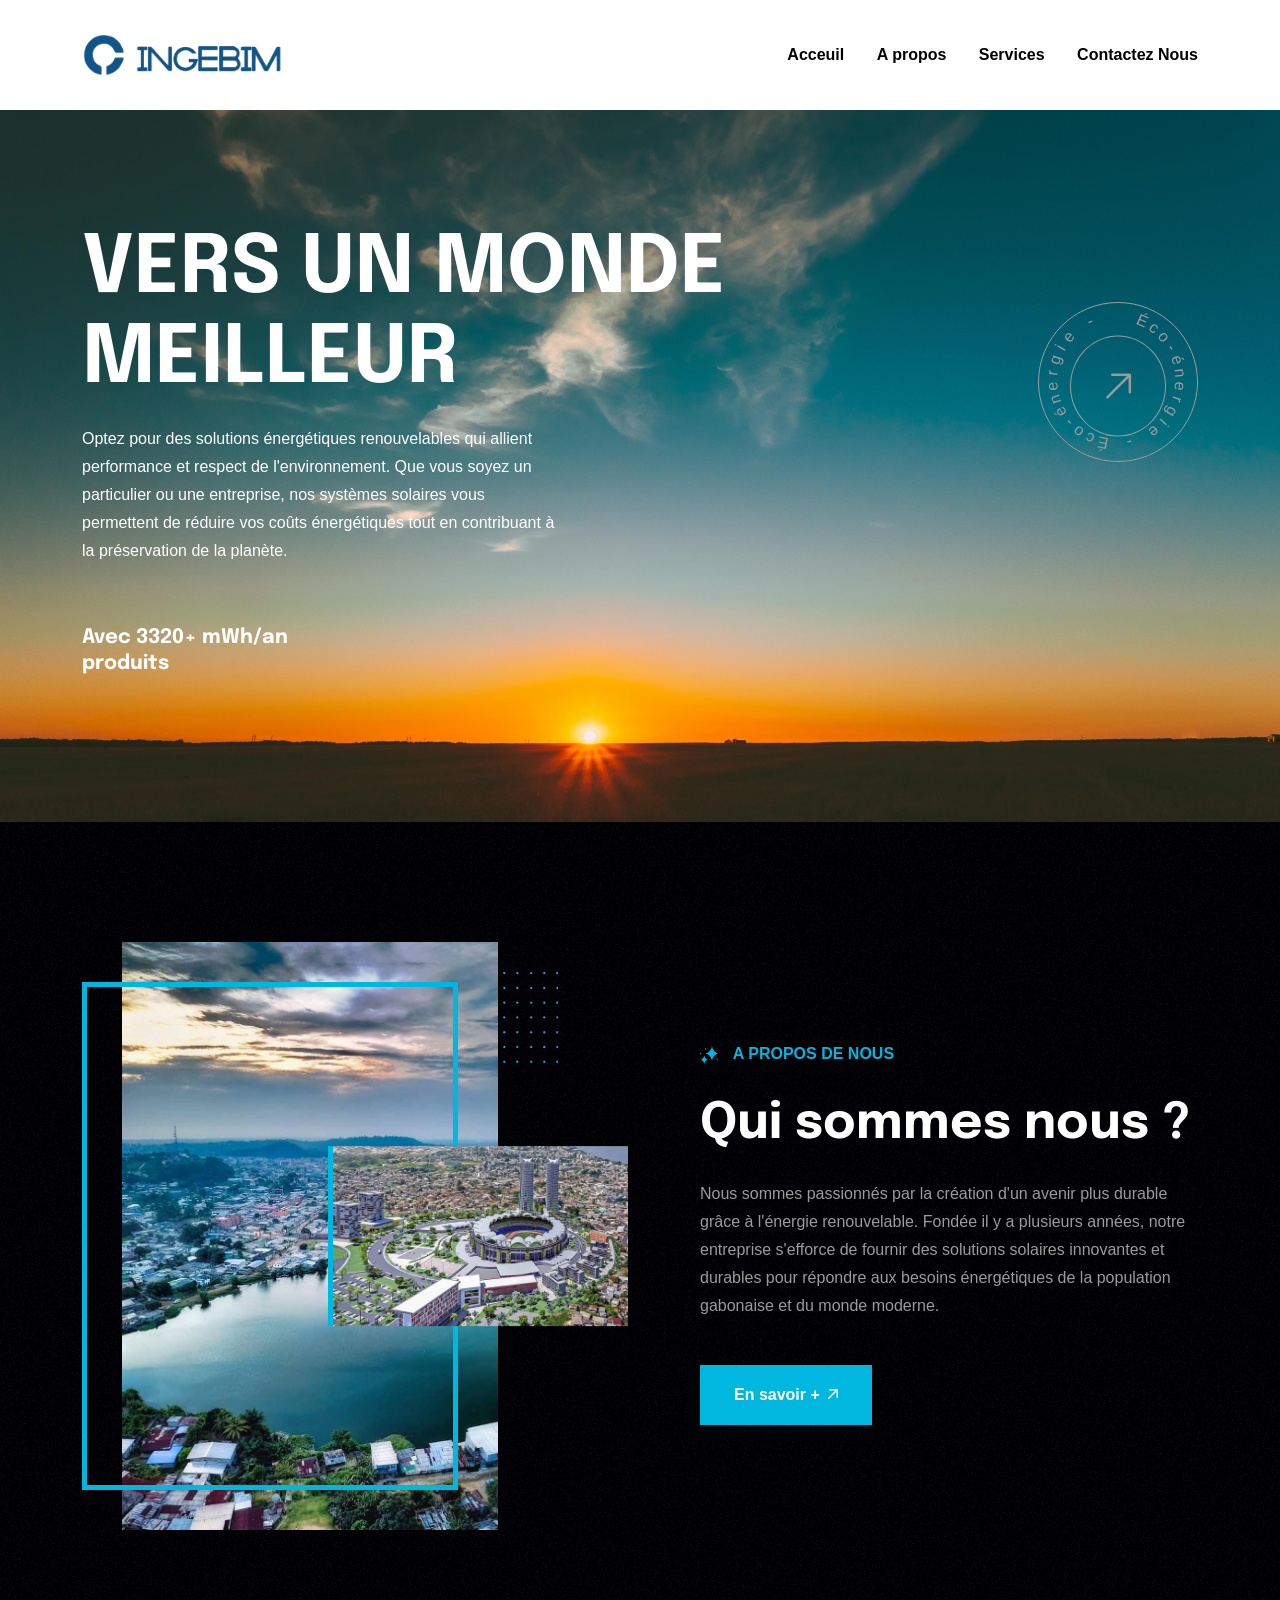
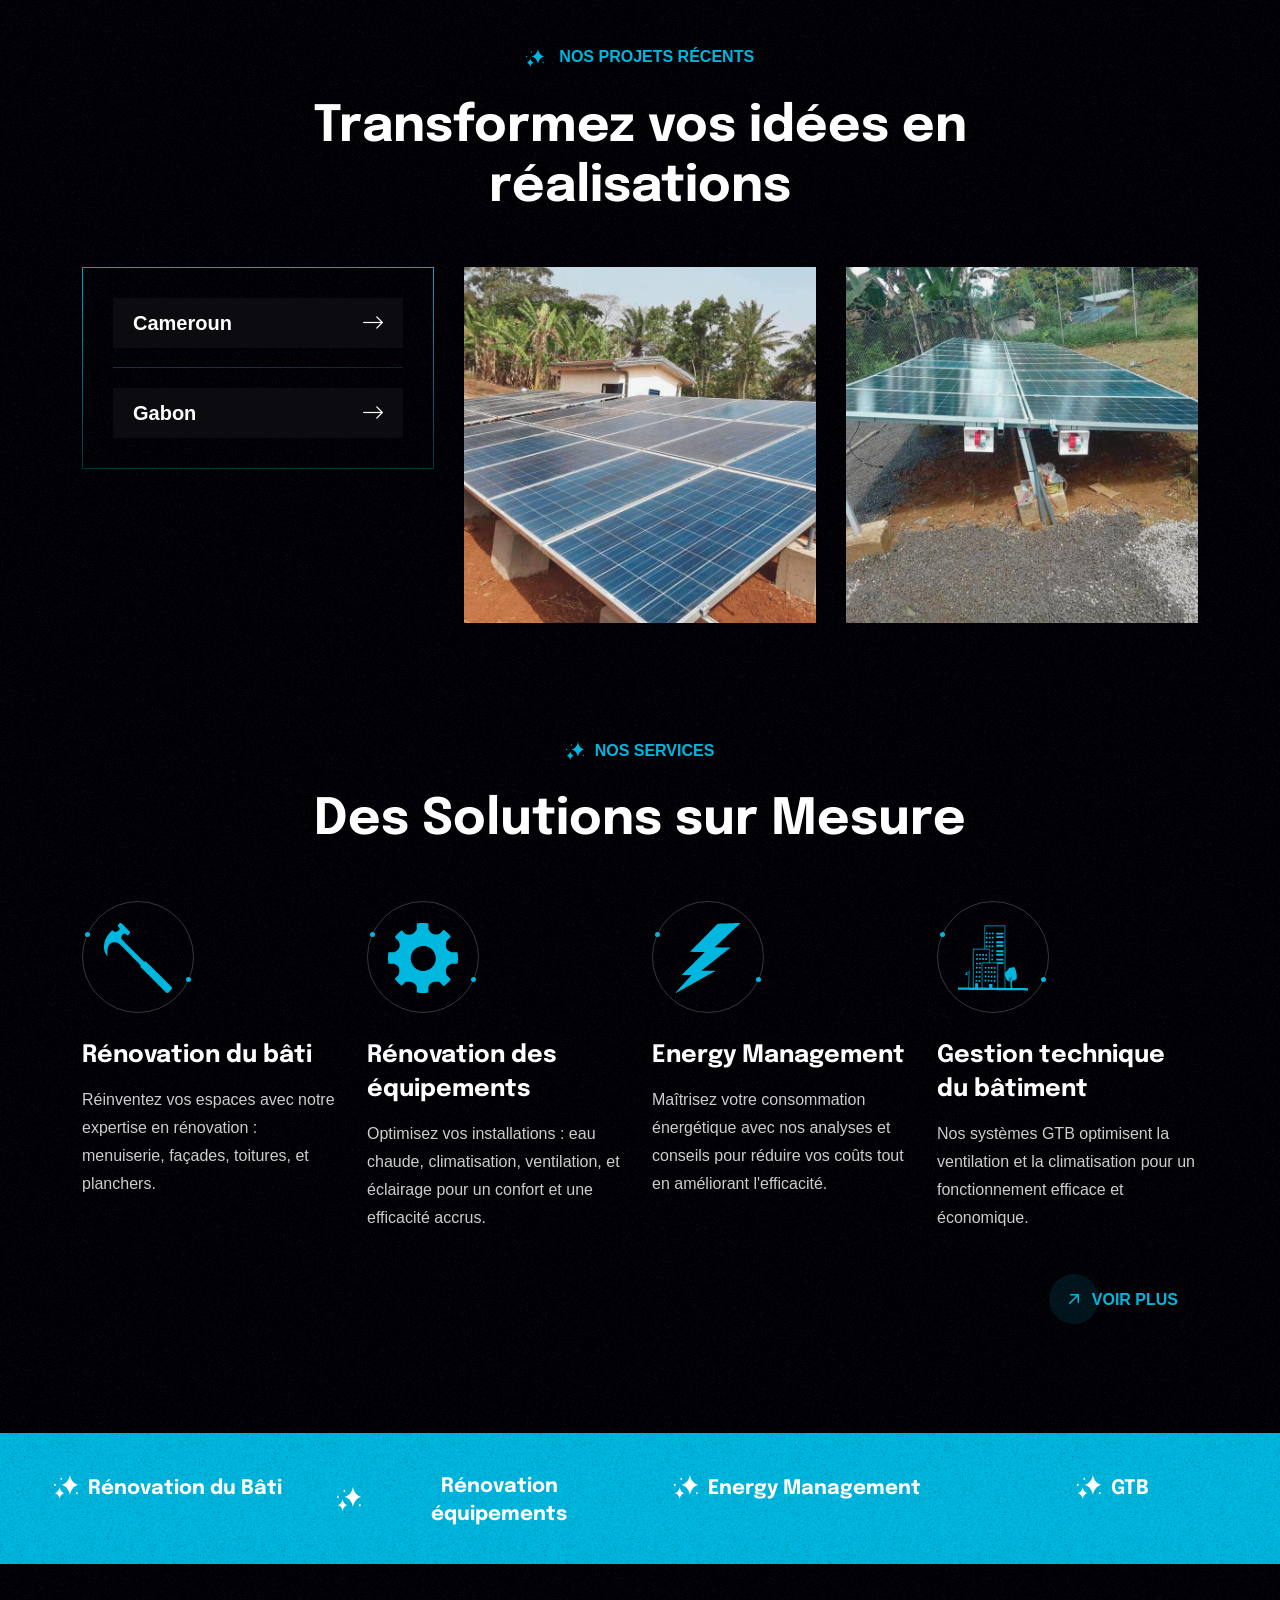
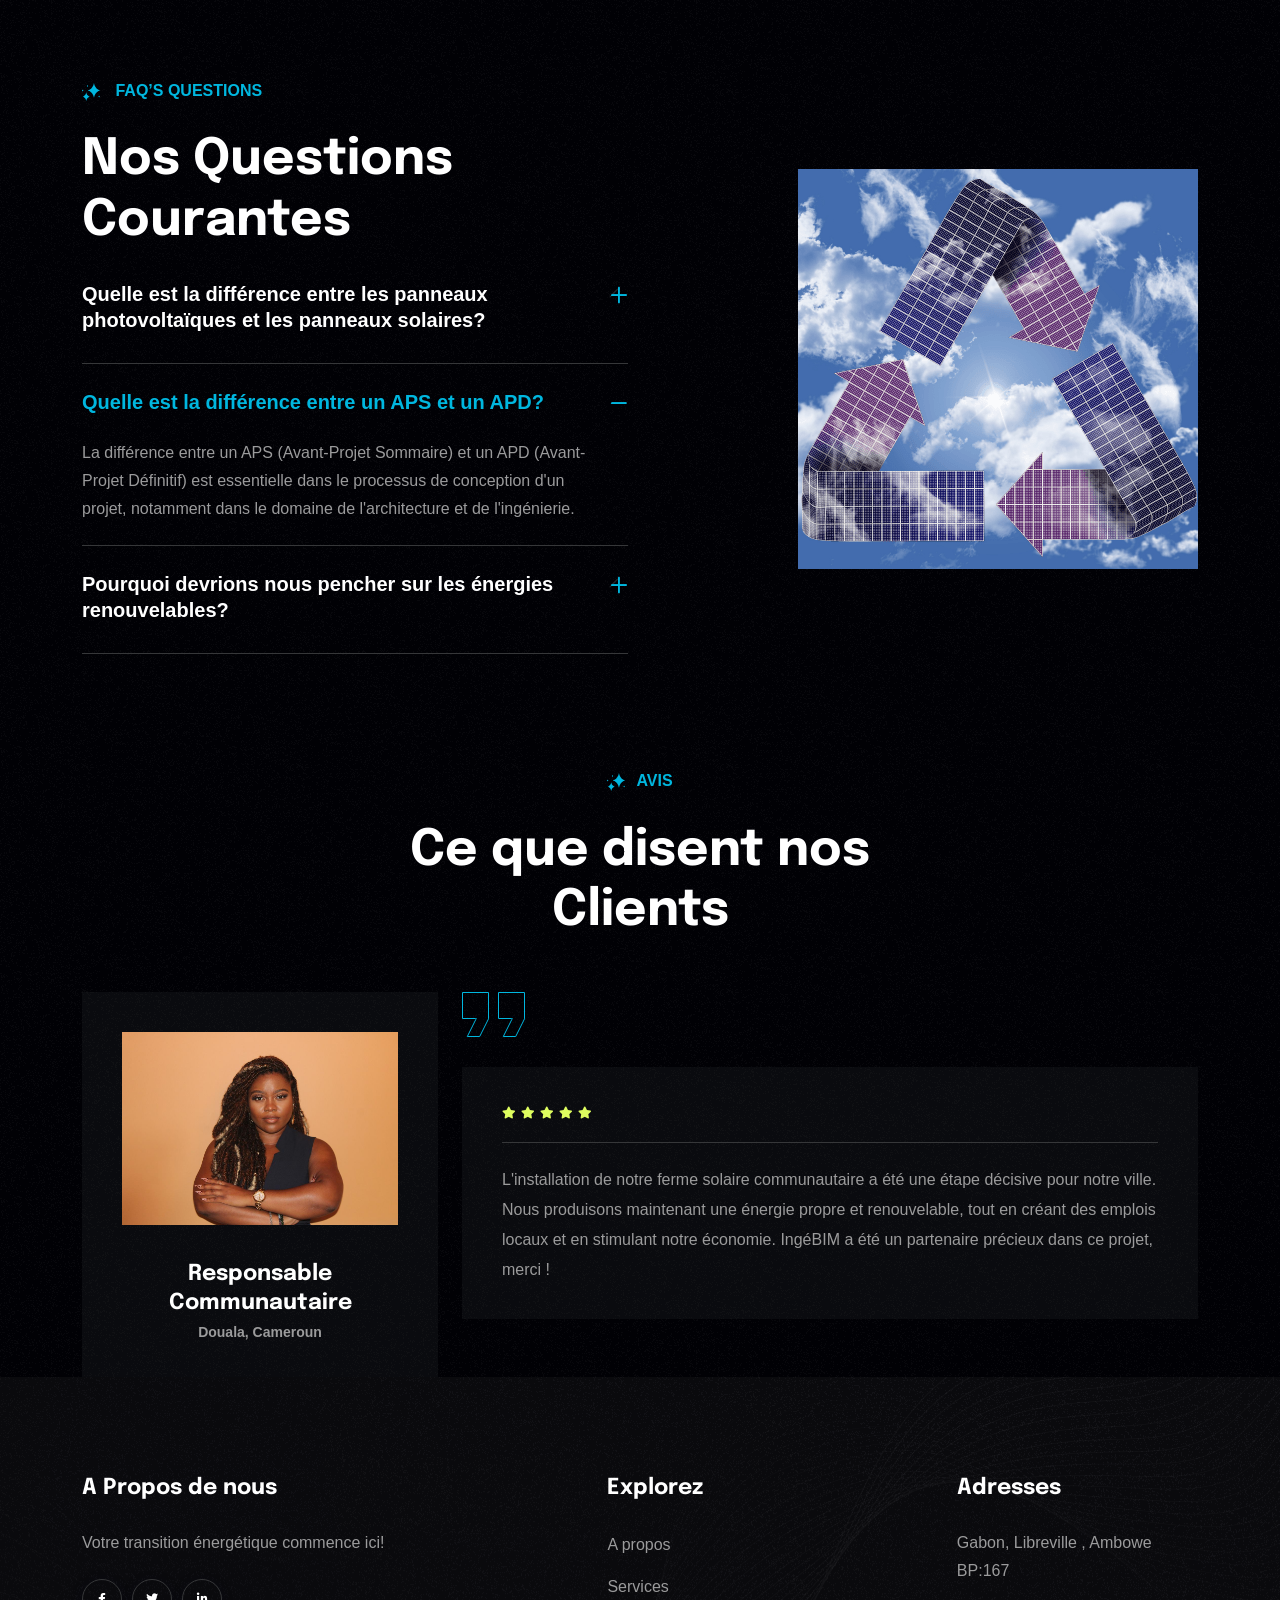
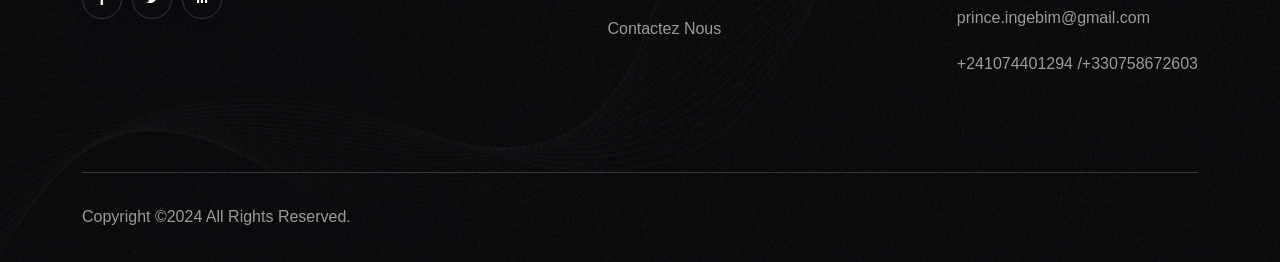
<file: index.html>
<!DOCTYPE html>
<html class="no-js" lang="fr">
  <head>
    <meta charset="utf-8" />
    <meta http-equiv="x-ua-compatible" content="ie=edge" />
    <title>INGÉBIM</title>
    <meta name="author" content="themeholy" />
    <meta name="description" content="INGÉBIM" />
    <meta name="keywords" content="INGÉBIM" />
    <meta name="robots" content="INDEX,FOLLOW" />
    <meta
      name="viewport"
      content="width=device-width,initial-scale=1,shrink-to-fit=no"
    />
    <link
      rel="apple-touch-icon"
      sizes="57x57"
      href="assets/img/favicons/logo-flaticon-57.png"
    />
    <link
      rel="apple-touch-icon"
      sizes="60x60"
      href="assets/img/favicons/logo-flaticon-60.png"
    />
    <link
      rel="apple-touch-icon"
      sizes="72x72"
      href="assets/img/favicons/logo-flaticon-72.png"
    />
    <link
      rel="apple-touch-icon"
      sizes="76x76"
      href="assets/img/favicons/logo-flaticon-76.png"
    />
    <link
      rel="apple-touch-icon"
      sizes="114x114"
      href="assets/img/favicons/logo-flaticon-144.png"
    />
    <link
      rel="apple-touch-icon"
      sizes="120x120"
      href="assets/img/favicons/logo-flaticon-120.png"
    />
    <link
      rel="apple-touch-icon"
      sizes="144x144"
      href="assets/img/favicons/logo-flaticon-144.png"
    />
    <link
      rel="apple-touch-icon"
      sizes="152x152"
      href="assets/img/favicons/apple-icon-152x152.png"
    />
    <link
      rel="apple-touch-icon"
      sizes="180x180"
      href="assets/img/favicons/logo-flaticon-180.png"
    />
    <link
      rel="icon"
      type="image/png"
      sizes="192x192"
      href="assets/img/favicons/logo-flaticon-192.png"
    />
    <link
      rel="icon"
      type="image/png"
      sizes="32x32"
      href="assets/img/favicons/logo-flaticon-32.png"
    />
    <link
      rel="icon"
      type="image/png"
      sizes="96x96"
      href="assets/img/favicons/logo-flaticon-96.png"
    />
    <link
      rel="icon"
      type="image/png"
      sizes="16x16"
      href="assets/img/favicons/logo-flaticon-16.png"
    />
    <link rel="manifest" href="assets/img/favicons/manifest.json" />
    <meta name="msapplication-TileColor" content="#ffffff" />
    <meta
      name="msapplication-TileImage"
      content="assets/img/favicons/ms-icon-144x144.png"
    />
    <meta name="theme-color" content="#ffffff" />
    <link rel="preconnect" href="https://fonts.googleapis.com/" />
    <link rel="preconnect" href="https://fonts.gstatic.com/" crossorigin />
    <link
      href="https://fonts.googleapis.com/css2?family=Epilogue:wght@300;400;500;600;700;800;900&amp;ampfamily=Roboto:wght@300;400;500;700&amp;ampdisplay=swap"
      rel="stylesheet"
    />
    <link rel="stylesheet" href="assets/css/app.min.css" />
    <link rel="stylesheet" href="assets/css/fontawesome.min.css" />
    <link rel="stylesheet" href="assets/css/style.css" />
  </head>
  <body class="dark-theme" data-bg-src="assets/img/bg/dark-bg.png">
    <div class="preloader">
      <button class="th-btn preloaderCls">Fermer</button>
      <div class="preloader-inner">
        <span></span> <span></span> <span></span> <span></span> <span></span>
        <span></span>
      </div>
    </div>
    <div class="sidemenu-wrapper d-none d-lg-block">
      <div class="sidemenu-content">
        <button class="closeButton sideMenuCls">
          <i class="far fa-times"></i>
        </button>
      </div>
    </div>

    <div class="th-menu-wrapper">
      <div class="th-menu-area text-center">
        <button class="th-menu-toggle"><i class="fal fa-times"></i></button>
        <div class="mobile-logo">
          <a href="index.html"
            ><img src="assets/img/logo.png" alt="ingebim"
          /></a>
        </div>
        <div class="th-mobile-menu">
          <ul>
            <li>
              <a href="index.html">Acceuil</a>
            </li>
            <li><a href="about.html">A propos</a></li>

            <li>
              <a href="service.html">Services</a>
            </li>

            <li><a href="contact.html">Contactez Nous</a></li>
          </ul>
        </div>
      </div>
    </div>
    <header class="th-header header-layout2">
      <div class="sticky-wrapper">
        <div class="menu-area">
          <div class="container th-container">
            <div class="row align-items-center justify-content-between">
              <div class="col-auto">
                <div class="header-logo">
                  <a href="index.html"
                    ><img
                      src="assets/img/logo.png"
                      style="width: 200px"
                      alt="ingebim"
                  /></a>
                </div>
              </div>
              <div class="col-auto">
                <nav class="main-menu d-none d-lg-inline-block">
                  <ul>
                    <li>
                      <a href="index.html">Acceuil</a>
                    </li>
                    <li><a href="about.html">A propos</a></li>

                    <li>
                      <a href="service.html">Services</a>
                    </li>

                    <li><a href="contact.html">Contactez Nous</a></li>
                  </ul>
                </nav>
                <button type="button" class="th-menu-toggle d-block d-lg-none">
                  <i class="far fa-bars"></i>
                </button>
              </div>
            </div>
          </div>
        </div>
      </div>
    </header>
    <div
      class="th-hero-wrapper hero-5"
      id="hero"
      data-bg-src="assets/img/bg/bg-hero.jpg"
    >
      <div class="container">
        <div class="row justify-content-lg-start">
          <div class="col-xl-8">
            <div class="hero-style5">
              <h1 class="hero-title text-white">VERS UN MONDE MEILLEUR</h1>
              <p class="hero-text text-white">
                Optez pour des solutions énergétiques renouvelables qui allient
                performance et respect de l'environnement. Que vous soyez un
                particulier ou une entreprise, nos systèmes solaires vous
                permettent de réduire vos coûts énergétiques tout en contribuant
                à la préservation de la planète.
              </p>
              <div class="hero-client-wrap">
                <div class="hero-client_title">
                  Avec <span class="counter-number">3320</span>+ mWh/an produits
                </div>
              </div>
            </div>
          </div>
          <div class="col-xl-4 align-self-end">
            <div class="hero-5-thumb">
              <!-- <img src="assets/img/update1/hero/hero_thumb_5_1.jpg" alt="img" /> -->
              <div class="hero-client-wrap">
                <div class="hero-tag">
                  <div class="about-experience-tag style2">
                    <span class="hero-title-anime" style="color: white"
                      >Éco-énergie - Éco-énergie -
                    </span>
                  </div>
                  <div class="hero-tag_icon">
                    <i class="fal fa-arrow-up-right"></i>
                  </div>
                </div>
              </div>
            </div>
          </div>
        </div>
      </div>
    </div>
    <div class="overflow-hidden position-relative space-top" id="about-sec">
      <div class="container">
        <div class="row align-items-center">
          <div class="col-lg-6">
            <div class="img-box4 mb-40 mb-lg-0">
              <div class="img1">
                <img
                  class="tilt-active"
                  src="assets/img/update1/normal/about3.jpg"
                  alt="About"
                />
              </div>
              <div class="img2">
                <img
                  class="tilt-active"
                  style="width: 300px"
                  src="assets/img/update1/normal/about2.jpg"
                  alt="About"
                />
              </div>
              <div class="img-box4-shape jump">
                <img
                  src="assets/img/update1/normal/about_4_bg-shape.png"
                  alt="shape"
                />
              </div>
            </div>
          </div>
          <div class="col-lg-6">
            <div class="ms-xl-5">
              <div class="title-area mb-35">
                <span class="sub-title wow fadeInUp"
                  ><img src="assets/img/normal/subtitle-star.svg" alt="img" /> A
                  propos de nous
                </span>
                <h2 class="sec-title wow fadeInUp">Qui sommes nous ?</h2>
              </div>
              <p class="mt-n2 mb-30 wow fadeInUp">
                Nous sommes passionnés par la création d'un avenir plus durable
                grâce à l'énergie renouvelable. Fondée il y a plusieurs années,
                notre entreprise s'efforce de fournir des solutions solaires
                innovantes et durables pour répondre aux besoins énergétiques de
                la population gabonaise et du monde moderne.
              </p>

              <div class="btn-group mt-45 wow fadeInUp">
                <a href="about.html" class="th-btn"
                  >En savoir +<i class="fa-regular fa-arrow-up-right ms-2"></i
                ></a>
              </div>
            </div>
          </div>
        </div>
      </div>
    </div>
    <section class="space-top overflow-hidden">
      <div class="container">
        <div class="row justify-content-center">
          <div class="col-lg-8">
            <div class="title-area text-center">
              <span class="sub-title wow fadeInUp"
                ><img src="assets/img/normal/subtitle-star.svg" alt="img" /> Nos
                projets récents</span
              >
              <h2 class="sec-title wow fadeInUp">
                Transformez vos idées en réalisations
              </h2>
            </div>
          </div>
        </div>
      </div>
      <div class="container">
        <div class="row gx-30 gy-30">
          <div class="col-lg-4">
            <ul class="nav portfolio-filter-btn2" role="tablist">
              <li class="nav-item">
                <a
                  class="nav-link active"
                  id="project1-tab"
                  data-bs-toggle="tab"
                  href="#project1"
                  role="tab"
                  aria-controls="project1"
                  aria-selected="false"
                  >Cameroun <i class="fal fa-long-arrow-right"></i
                ></a>
              </li>
              <li class="nav-item">
                <a
                  class="nav-link"
                  id="project2-tab"
                  data-bs-toggle="tab"
                  href="#project2"
                  role="tab"
                  aria-controls="project2"
                  aria-selected="true"
                  >Gabon<i class="fal fa-long-arrow-right"></i
                ></a>
              </li>
            </ul>
          </div>
          <div class="col-lg-8">
            <div class="tab-content">
              <div
                class="tab-pane fade show active"
                id="project1"
                role="tabpanel"
                aria-labelledby="project1-tab"
              >
                <div class="row gy-30 gx-30">
                  <div class="col-md-6">
                    <div class="project-card style3">
                      <div class="project-img">
                        <img
                          src="assets/img/update1/project/readouala.jpg"
                          alt="project image"
                        />
                      </div>
                      <div class="project-content">
                        <h5 class="project-card_title">
                          <span>Douala</span>
                        </h5>
                        <!-- <p class="project-card_text">
                          The timeline for seeing SEO results we can vary
                          depending on factors
                        </p> -->
                      </div>
                    </div>
                  </div>
                  <div class="col-md-6">
                    <div class="project-card style3">
                      <div class="project-img">
                        <img
                          src="assets/img/update1/project/readouala2.jpg"
                          alt="project image"
                        />
                      </div>
                      <div class="project-content">
                        <h5 class="project-card_title">
                          <span>Douala</span>
                        </h5>
                      </div>
                    </div>
                  </div>
                </div>
              </div>
              <div
                class="tab-pane fade"
                id="project2"
                role="tabpanel"
                aria-labelledby="project2-tab"
              >
                <div class="row gy-30 gx-30">
                  <div class="col-md-6">
                    <div class="project-card style3">
                      <div class="project-img">
                        <img
                          src="assets/img/update1/project/realibreville1.jpg"
                          alt="project image"
                        />
                      </div>
                      <div class="project-content">
                        <h5 class="project-card_title">
                          <span>Libreville</span>
                        </h5>
                      </div>
                    </div>
                  </div>
                  <div class="col-md-6">
                    <div class="project-card style3">
                      <div class="project-img">
                        <img
                          src="assets/img/update1/project/realvc.jpg"
                          alt="project image"
                        />
                      </div>
                      <div class="project-content">
                        <h5 class="project-card_title">
                          <span>Libreville</span>
                        </h5>
                      </div>
                    </div>
                  </div>
                </div>
              </div>
            </div>
          </div>
        </div>
      </div>
    </section>

    <section class="shape-mockup-wrap overflow-hidden space" id="service-sec">
      <div class="container">
        <div class="row align-items-center">
          <div class="col-lg-12">
            <div class="title-area text-center">
              <span class="sub-title wow fadeInUp"
                ><img src="assets/img/normal/subtitle-star.svg" alt="img" />Nos
                services
              </span>
              <h2 class="sec-title wow fadeInUp">Des Solutions sur Mesure</h2>
            </div>
          </div>
        </div>
        <div class="row justify-content-between gy-40">
          <div class="col-xl-3 col-md-6">
            <div class="service-wrap style6 wow fadeInUp">
              <div class="service-wrap_icon">
                <img src="assets/img/icon/296730.svg" alt="service" />
              </div>
              <h3 class="box-title">
                <span>Rénovation du bâti</span>
              </h3>
              <p class="service-wrap_text">
                Réinventez vos espaces avec notre expertise en rénovation :
                menuiserie, façades, toitures, et planchers.
              </p>
            </div>
          </div>
          <div class="col-xl-3 col-md-6">
            <div class="service-wrap style6 wow fadeInUp">
              <div class="service-wrap_icon">
                <img src="assets/img/icon/1295308.svg" alt="service" />
              </div>
              <h3 class="box-title">
                <span>Rénovation des équipements</span>
              </h3>
              <p class="service-wrap_text">
                Optimisez vos installations : eau chaude, climatisation,
                ventilation, et éclairage pour un confort et une efficacité
                accrus.
              </p>
            </div>
          </div>
          <div class="col-xl-3 col-md-6">
            <div class="service-wrap style6 wow fadeInUp">
              <div class="service-wrap_icon">
                <img src="assets/img/icon/305555.svg" alt="service" />
              </div>
              <h3 class="box-title">
                <span>Energy Management</span>
              </h3>
              <p class="service-wrap_text">
                Maîtrisez votre consommation énergétique avec nos analyses et
                conseils pour réduire vos coûts tout en améliorant l'efficacité.
              </p>
            </div>
          </div>
          <div class="col-xl-3 col-md-6">
            <div class="service-wrap style6 wow fadeInUp">
              <div class="service-wrap_icon">
                <img src="assets/img/icon/2817474.svg" alt="service" />
              </div>
              <h3 class="box-title">
                <span>Gestion technique du bâtiment </span>
              </h3>
              <p class="service-wrap_text">
                Nos systèmes GTB optimisent la ventilation et la climatisation
                pour un fonctionnement efficace et économique.
              </p>
            </div>
          </div>
          <div class="col-md-12">
            <div
              class="btn-wrap wow fadeInUp justify-content-md-end justify-content-center mb-md-0 mb-40"
            >
              <a class="view-btn" href="service.html"
                ><i class="far fa-arrow-up-right me-2"></i> Voir plus
              </a>
            </div>
          </div>
        </div>
      </div>
    </section>
    <!-- <section class="space-bottom">
      <div class="container">
        <div class="row align-items-center">
          <div class="col-md-8">
            <div class="title-area text-md-start text-center">
              <span class="sub-title wow fadeInUp"
                ><img src="assets/img/normal/subtitle-star.svg" alt="img" />
                Notre Équipe</span
              >
              <h2 class="sec-title wow fadeInUp">Our Experience Team</h2>
            </div>
          </div>
        </div>
        <div class="row gy-80">
          <div class="col-lg-12 col-md-6">
            <div
              class="th-team team-grid wow fadeInUp hover-item item-active"
              data-wow-delay="0.2s"
            >
              <div class="team-thumb">
                <div class="team-img">
                  <img src="assets/img/team/team_2_1.jpg" alt="Team" />
                </div>
              </div>
              <h4 class="team-title">
                <span >PRINCE OMPA-DESMET</a>
              </h4>
              <span class="team-desig">Fondateur / CEO</span>
              <div class="th-social style4">
                <a target="_blank" href="https://facebook.com/"
                  ><i class="fab fa-facebook-f"></i
                ></a>
                <a target="_blank" href="https://instagram.com/"
                  ><i class="fab fa-instagram"></i
                ></a>
                <a target="_blank" href="https://twitter.com/"
                  ><i class="fab fa-twitter"></i
                ></a> 
                <a target="_blank" href="https://linkedin.com/"
                  ><i class="fab fa-linkedin"></i
                ></a>
              </div>
            </div>
          </div>
          <div class="col-lg-12 col-md-6">
            <div
              class="th-team team-grid wow fadeInUp hover-item"
              data-wow-delay="0.2s"
            >
              <div class="team-thumb">
                <div class="team-img">
                  <img src="assets/img/team/team_2_2.jpg" alt="Team" />
                </div>
              </div>
              <h4 class="team-title">
                <span>LLOYD DUVILLI</span>
              </h4>
              <span class="team-desig">Co-Fondateur / CEO</span>
              <div class="th-social style4">
                 <a target="_blank" href="https://facebook.com/"
                  ><i class="fab fa-facebook-f"></i
                ></a>
                <a target="_blank" href="https://instagram.com/"
                  ><i class="fab fa-instagram"></i
                ></a>
                <a target="_blank" href="https://twitter.com/"
                  ><i class="fab fa-twitter"></i
                ></a> 
                <a target="_blank" href="https://linkedin.com/"
                  ><i class="fab fa-linkedin"></i
                ></a>
              </div>
            </div>
          </div>
          <div class="col-lg-12 col-md-6">
            <div
              class="th-team team-grid wow fadeInUp hover-item"
              data-wow-delay="0.2s"
            >
              <div class="team-thumb">
                <div class="team-img">
                  <img src="assets/img/team/team_2_3.jpg" alt="Team" />
                </div>
              </div>
              <h4 class="team-title">
                <span >GUITSIEMOUGA BOUTITOU SERENA</span>
              </h4>
              <span class="team-desig">Conseillère juridique/ CEO</span>
              <div class="th-social style4">
                 <a target="_blank" href="https://facebook.com/"
                  ><i class="fab fa-facebook-f"></i
                ></a>
                <a target="_blank" href="https://instagram.com/"
                  ><i class="fab fa-instagram"></i
                ></a>
                <a target="_blank" href="https://twitter.com/"
                  ><i class="fab fa-twitter"></i
                ></a> 
                <a target="_blank" href="https://linkedin.com/"
                  ><i class="fab fa-linkedin"></i
                ></a>
              </div>
            </div>
          </div>
          <div class="col-lg-12 col-md-6">
            <div
              class="th-team team-grid wow fadeInUp hover-item"
              data-wow-delay="0.2s"
            >
              <div class="team-thumb">
                <div class="team-img">
                  <img src="assets/img/team/team_2_4.jpg" alt="Team" />
                </div>
              </div>
              <h4 class="team-title">
                <span >CHARMELLE ALEKA</span>
              </h4>
              <span class="team-desig">Community manager / COO</span>
              <div class="th-social style4">
                 <a target="_blank" href="https://facebook.com/"
                  ><i class="fab fa-facebook-f"></i
                ></a>
                <a target="_blank" href="https://instagram.com/"
                  ><i class="fab fa-instagram"></i
                ></a>
                <a target="_blank" href="https://twitter.com/"
                  ><i class="fab fa-twitter"></i
                ></a> 
                <a target="_blank" href="https://linkedin.com/"
                  ><i class="fab fa-linkedin"></i
                ></a>
              </div>
            </div>
          </div>
        </div>
      </div>
    </section> -->
    <div
      class="feature-area-1 bg-theme"
      data-bg-src="assets/img/bg/feature-bg1.png"
    >
      <div class="container-fluid">
        <div
          class="row feature-slider-1 th-carousel"
          data-slide-show="6"
          data-xl-slide-show="5"
          data-ml-slide-show="4"
          data-lg-slide-show="3"
          data-md-slide-show="2"
          data-sm-slide-show="2"
          data-speed="2000"
          data-autoplay-speed="400"
        >
          <div class="col-sm-6 col-xl-4 col-lg-6 col-md-4">
            <div class="feature-item">
              <div class="feature_icon">
                <img src="assets/img/normal/feature-star.svg" alt="Icon" />
              </div>
              <h3 class="box-title">
                <span>Rénovation du Bâti </span>
              </h3>
            </div>
          </div>
          <div class="col-sm-6 col-xl-4 col-lg-6 col-md-4">
            <div class="feature-item">
              <div class="feature_icon">
                <img src="assets/img/normal/feature-star.svg" alt="Icon" />
              </div>
              <h3 class="box-title">
                <span>Rénovation équipements</span>
              </h3>
            </div>
          </div>
          <div class="col-sm-6 col-xl-4 col-lg-6 col-md-4">
            <div class="feature-item">
              <div class="feature_icon">
                <img src="assets/img/normal/feature-star.svg" alt="Icon" />
              </div>
              <h3 class="box-title">
                <span>Energy Management</span>
              </h3>
            </div>
          </div>
          <div class="col-sm-6 col-xl-4 col-lg-6 col-md-4">
            <div class="feature-item">
              <div class="feature_icon">
                <img src="assets/img/normal/feature-star.svg" alt="Icon" />
              </div>
              <h3 class="box-title">
                <span>GTB</span>
              </h3>
            </div>
          </div>
          <div class="col-sm-6 col-xl-4 col-lg-6 col-md-4">
            <div class="feature-item">
              <div class="feature_icon">
                <img src="assets/img/normal/feature-star.svg" alt="Icon" />
              </div>
              <h3 class="box-title">
                <span>Audits Énergétiques</span>
              </h3>
            </div>
          </div>
          <div class="col-sm-6 col-xl-4 col-lg-6 col-md-4">
            <div class="feature-item">
              <div class="feature_icon">
                <img src="assets/img/normal/feature-star.svg" alt="Icon" />
              </div>
              <h3 class="box-title">
                <span>DTG</span>
              </h3>
            </div>
          </div>

          <div class="col-sm-6 col-xl-4 col-lg-6 col-md-4">
            <div class="feature-item">
              <div class="feature_icon">
                <img src="assets/img/normal/feature-star.svg" alt="Icon" />
              </div>
              <h3 class="box-title">
                <span>Audits Chaufferie</span>
              </h3>
            </div>
          </div>
          <div class="col-sm-6 col-xl-4 col-lg-6 col-md-4">
            <div class="feature-item">
              <div class="feature_icon">
                <img src="assets/img/normal/feature-star.svg" alt="Icon" />
              </div>
              <h3 class="box-title">
                <span>Audit GTB/GTC</span>
              </h3>
            </div>
          </div>
          <div class="col-sm-6 col-xl-4 col-lg-6 col-md-4">
            <div class="feature-item">
              <div class="feature_icon">
                <img src="assets/img/normal/feature-star.svg" alt="Icon" />
              </div>
              <h3 class="box-title">
                <span>Etude Faisabilité ENR</span>
              </h3>
            </div>
          </div>
        </div>
      </div>
    </div>
    <!-- <section class="award-sec space">
      <div class="container">
        <div class="row justify-content-center">
          <div class="col-xl-7 col-lg-8">
            <div class="title-area text-center">
              <span class="sub-title wow fadeInUp"
                ><img
                  src="assets/img/normal/subtitle-star.svg"
                  alt="img"
                />Award</span
              >
              <h2 class="sec-title wow fadeInUp">
                We Create Award Wining Website
              </h2>
            </div>
          </div>
        </div>
        <div class="row align-items-center">
          <div class="col-lg-12">
            <div class="table-responsive">
              <table class="table award-table">
                <thead>
                  <tr>
                    <th scope="col">YEAR</th>
                    <th scope="col">AWARD</th>
                    <th scope="col">HOSTED</th>
                    <th scope="col">PROJECT</th>
                  </tr>
                </thead>
                <tbody>
                  <tr>
                    <th scope="row">2023</th>
                    <td>XD, UI Gallery</td>
                    <td>AWWWARDS</td>
                    <td>Newz - Emagazine Website</td>
                  </tr>
                  <tr>
                    <th scope="row">2023</th>
                    <td>Mobile Of the Work</td>
                    <td>WAF FESTIVAL US</td>
                    <td>Manage Mobile App</td>
                  </tr>
                  <tr>
                    <th scope="row">2022</th>
                    <td>Sit Of the day</td>
                    <td>CSS AWARDS</td>
                    <td>Newz - Emagazine Website</td>
                  </tr>
                  <tr>
                    <th scope="row">2021</th>
                    <td>Best Be Portfolio US 2021</td>
                    <td>US BEHANCE 2022</td>
                    <td>Zuma Brand</td>
                  </tr>
                  <tr>
                    <th scope="row">2022</th>
                    <td>UX/UI Innovation</td>
                    <td>DESIGN AWARDS</td>
                    <td>Online Landing Page</td>
                  </tr>
                  <tr>
                    <th scope="row">2019</th>
                    <td>Honor Award Winner</td>
                    <td>Design Awards 2020</td>
                    <td>Jamx - Jamstact Conf Site</td>
                  </tr>
                </tbody>
              </table>
            </div>
          </div>
        </div>
      </div>
    </section> -->
    <div class="space space-bottom">
      <div class="container">
        <div class="row">
          <div
            class="col-lg-6 align-self-center text-lg-end text-center order-lg-2"
          >
            <div class="faq-img z-index-step1 wow fadeInUp mb-40 mb-lg-0">
              <img src="assets/img/normal/faq.png" alt="Faq" />
            </div>
          </div>
          <div class="col-lg-6 order-lg-1">
            <div class="title-area mb-35 text-center text-lg-start">
              <span class="sub-title wow fadeInUp"
                ><img src="assets/img/normal/subtitle-star.svg" alt="img" />
                FAQ’s Questions</span
              >
              <h2 class="sec-title wow fadeInUp">Nos Questions Courantes</h2>
            </div>
            <div
              class="accordion-area accordion wow fadeInUp"
              id="faqAccordion"
            >
              <div class="accordion-card">
                <div class="accordion-header" id="collapse-item-1">
                  <button
                    class="accordion-button collapsed"
                    type="button"
                    data-bs-toggle="collapse"
                    data-bs-target="#collapse-1"
                    aria-expanded="false"
                    aria-controls="collapse-1"
                  >
                    Quelle est la différence entre les panneaux photovoltaïques
                    et les panneaux solaires?
                  </button>
                </div>
                <div
                  id="collapse-1"
                  class="accordion-collapse collapse"
                  aria-labelledby="collapse-item-1"
                  data-bs-parent="#faqAccordion"
                >
                  <div class="accordion-body">
                    <p class="faq-text">
                      Les panneaux photovoltaïques produisent de l'électricité.
                      Les panneaux solaires permettent la production de l'eau
                      chaude sanitaire grâce au fluide caloporteur qui circule
                      dans les tuyaux
                    </p>
                  </div>
                </div>
              </div>
              <div class="accordion-card active">
                <div class="accordion-header" id="collapse-item-2">
                  <button
                    class="accordion-button"
                    type="button"
                    data-bs-toggle="collapse"
                    data-bs-target="#collapse-2"
                    aria-expanded="true"
                    aria-controls="collapse-2"
                  >
                    Quelle est la différence entre un APS et un APD?
                  </button>
                </div>
                <div
                  id="collapse-2"
                  class="accordion-collapse collapse show"
                  aria-labelledby="collapse-item-2"
                  data-bs-parent="#faqAccordion"
                >
                  <div class="accordion-body">
                    <p class="faq-text">
                      La différence entre un APS (Avant-Projet Sommaire) et un
                      APD (Avant-Projet Définitif) est essentielle dans le
                      processus de conception d'un projet, notamment dans le
                      domaine de l'architecture et de l'ingénierie.
                    </p>
                  </div>
                </div>
              </div>
              <div class="accordion-card">
                <div class="accordion-header" id="collapse-item-3">
                  <button
                    class="accordion-button collapsed"
                    type="button"
                    data-bs-toggle="collapse"
                    data-bs-target="#collapse-3"
                    aria-expanded="false"
                    aria-controls="collapse-3"
                  >
                    Pourquoi devrions nous pencher sur les énergies
                    renouvelables?
                  </button>
                </div>
                <div
                  id="collapse-3"
                  class="accordion-collapse collapse"
                  aria-labelledby="collapse-item-3"
                  data-bs-parent="#faqAccordion"
                >
                  <div class="accordion-body">
                    <p class="faq-text">
                      C'est une économie à long terme bien que l'installation
                      initiale des panneaux photovoltaïques puisse être
                      coûteuse, ils permettent de réaliser des économies sur les
                      factures d'électricité à long terme. Les coûts de
                      maintenance sont relativement faibles, et la production
                      d'électricité est gratuite.
                    </p>
                  </div>
                </div>
              </div>
            </div>
          </div>
        </div>
      </div>
    </div>
    <section class="testi-area-4">
      <div class="container">
        <div class="row justify-content-center">
          <div class="col-lg-7">
            <div class="title-area text-center">
              <span class="sub-title wow fadeInUp"
                ><img
                  src="assets/img/normal/subtitle-star.svg"
                  alt="img"
                />Avis</span
              >
              <h2 class="sec-title text-white wow fadeInUp">
                Ce que disent nos Clients
              </h2>
            </div>
          </div>
        </div>
        <div class="row">
          <div class="col-lg-4 col-md-8">
            <div
              class="row th-carousel testi-slider-4-thumb"
              data-slide-show="1"
              data-arrows="false"
              data-asnavfor=".testi-slider-4"
              data-fade="true"
            >
              <div class="col-xl-6">
                <div class="testi-card style4">
                  <div class="testi-card_profile">
                    <div class="testi-card_avatar">
                      <img src="assets/img/team/img110.jpg" alt="client" />
                    </div>
                    <h3 class="testi-card_title">Responsable Communautaire</h3>
                    <p class="testi-card_desig">Douala, Cameroun</p>
                  </div>
                </div>
              </div>
              <!-- <div class="col-xl-6">
                <div class="testi-card style4">
                  <div class="testi-card_profile">
                    <div class="testi-card_avatar">
                      <img
                        src="assets/img/update1/testimonial/testi_4_2.jpg"
                        alt="Avater"
                      />
                    </div>
                    <h3 class="testi-card_title">Ronald Richards</h3>
                    <p class="testi-card_desig">Regular Customer</p>
                  </div>
                </div>
              </div> -->
            </div>
          </div>
          <div class="col-lg-8 position-relative">
            <div
              class="row th-carousel testi-slider-4"
              data-slide-show="1"
              data-arrows="false"
              data-asnavfor=".testi-slider-4-thumb"
              data-fade="true"
            >
              <!-- <div class="col-xl-6">
                <div class="testi-card style4">
                  <div class="testi-card_icon">
                    <div class="quote-icon">
                      <img src="assets/img/icon/blog-quote3.svg" alt="img" />
                    </div>
                  </div>
                  <div class="testi-card_content">
                    <div class="testi-card_media">
                      <div class="media-left">
                        <h3 class="box-title">Web App Devolopment</h3>
                        <p class="testi-card_date">
                          Up Work - Jun 9,2021- Mar 23 2023
                        </p>
                      </div>
                      <span class="review-rating"
                        ><span
                          ><i class="fas fa-star"></i>
                          <i class="fas fa-star"></i>
                          <i class="fas fa-star"></i>
                          <i class="fas fa-star"></i>
                          <i class="fas fa-star"></i></span
                      ></span>
                    </div>
                    <p class="testi-card_text">
                      We're proud to showcase our portfolio, which features a
                      diverse range of projects we've completed for clients
                      across different industries. Feel free to explore our
                      website.Our agency combines creativity with data-driven
                      strategies. We believe in not only creating visually
                      stunning designs but also ensuring they drive tangible
                      results for our clients.
                    </p>
                  </div>
                </div>
              </div> -->
              <div class="col-xl-6">
                <div class="testi-card style4">
                  <div class="testi-card_icon">
                    <div class="quote-icon">
                      <img src="assets/img/icon/blog-quote3.svg" alt="img" />
                    </div>
                  </div>
                  <div class="testi-card_content">
                    <div class="testi-card_media">
                      <!-- <div class="media-left">
                        <h3 class="box-title">Responsable Communautaire :</h3>
                        <p class="testi-card_date">Douala, Cameroun</p>
                      </div> -->
                      <span class="review-rating"
                        ><span
                          ><i class="fas fa-star"></i>
                          <i class="fas fa-star"></i>
                          <i class="fas fa-star"></i>
                          <i class="fas fa-star"></i>
                          <i class="fas fa-star"></i></span
                      ></span>
                    </div>
                    <p class="testi-card_text">
                      L'installation de notre ferme solaire communautaire a été
                      une étape décisive pour notre ville. Nous produisons
                      maintenant une énergie propre et renouvelable, tout en
                      créant des emplois locaux et en stimulant notre économie.
                      IngéBIM a été un partenaire précieux dans ce projet, merci
                      !
                    </p>
                  </div>
                </div>
              </div>
            </div>
            <!-- <div class="icon-box">
              <button
                data-slick-prev=".testi-slider-4"
                class="slick-arrow default"
              >
                <i class="far fa-arrow-left"></i>
              </button>
              <button
                data-slick-next=".testi-slider-4"
                class="slick-arrow default"
              >
                <i class="far fa-arrow-right"></i>
              </button>
            </div> -->
          </div>
        </div>
      </div>
    </section>

    <footer
      class="footer-wrapper footer-layout2"
      data-bg-src="assets/img/bg/footer-bg.png"
    >
      <div class="widget-area">
        <div class="container">
          <div class="row justify-content-between">
            <div class="col-md-6 col-xxl-4 col-lg-4">
              <div class="widget footer-widget">
                <div class="th-widget-about">
                  <h3 class="widget_title">A Propos de nous</h3>
                  <p class="about-text">
                    Votre transition énergétique commence ici!
                  </p>
                  <div class="th-social style-border">
                    <a href="https://www.facebook.com/"
                      ><i class="fab fa-facebook-f"></i
                    ></a>
                    <a href="https://www.twitter.com/"
                      ><i class="fab fa-twitter"></i
                    ></a>
                    <a href="https://www.linkedin.com/"
                      ><i class="fab fa-linkedin-in"></i
                    ></a>
                  </div>
                </div>
              </div>
            </div>
            <div class="col-md-6 col-xl-auto col-lg-4">
              <div class="widget widget_nav_menu footer-widget">
                <h3 class="widget_title">Explorez</h3>
                <div class="menu-all-pages-container">
                  <ul class="menu">
                    <li><a href="about.html"> A propos </a></li>
                    <li><a href="service.html">Services</a></li>
                    <li><a href="contact.html">Contactez Nous</a></li>
                  </ul>
                </div>
              </div>
            </div>
            <div class="col-md-6 col-xl-auto col-lg-4">
              <div class="widget footer-widget">
                <h3 class="widget_title">Adresses</h3>
                <div class="th-widget-contact">
                  <div class="info-box">
                    <p class="info-box_text">
                      Gabon, Libreville , Ambowe<br />BP:167
                    </p>
                  </div>
                  <div class="info-box">
                    <a
                      href="mailto:prince.ingebim@gmail.com"
                      class="info-box_link"
                      >prince.ingebim@gmail.com</a
                    >
                  </div>
                  <div class="info-box">
                    <a href="tel:241074401294" class="info-box_link"
                      >+241074401294 / <br />
                    </a>
                    <a href="tel:330758672603" class="info-box_link">
                      +330758672603
                    </a>
                  </div>
                </div>
              </div>
            </div>
          </div>
        </div>
      </div>
      <div class="container">
        <div class="copyright-wrap">
          <div class="row justify-content-between align-items-center">
            <div class="col-md-6">
              <p class="copyright-text">Copyright ©2024 All Rights Reserved.</p>
            </div>
          </div>
        </div>
      </div>
    </footer>
    <div class="scroll-top">
      <svg
        class="progress-circle svg-content"
        width="100%"
        height="100%"
        viewBox="-1 -1 102 102"
      >
        <path
          d="M50,1 a49,49 0 0,1 0,98 a49,49 0 0,1 0,-98"
          style="
            transition: stroke-dashoffset 10ms linear 0s;
            stroke-dasharray: 307.919, 307.919;
            stroke-dashoffset: 307.919;
          "
        ></path>
      </svg>
    </div>
    <script src="assets/js/vendor/jquery-3.6.0.min.js"></script>
    <script src="assets/js/app.min.js"></script>
    <script src="assets/js/main.js"></script>
  </body>
</html>
</file>
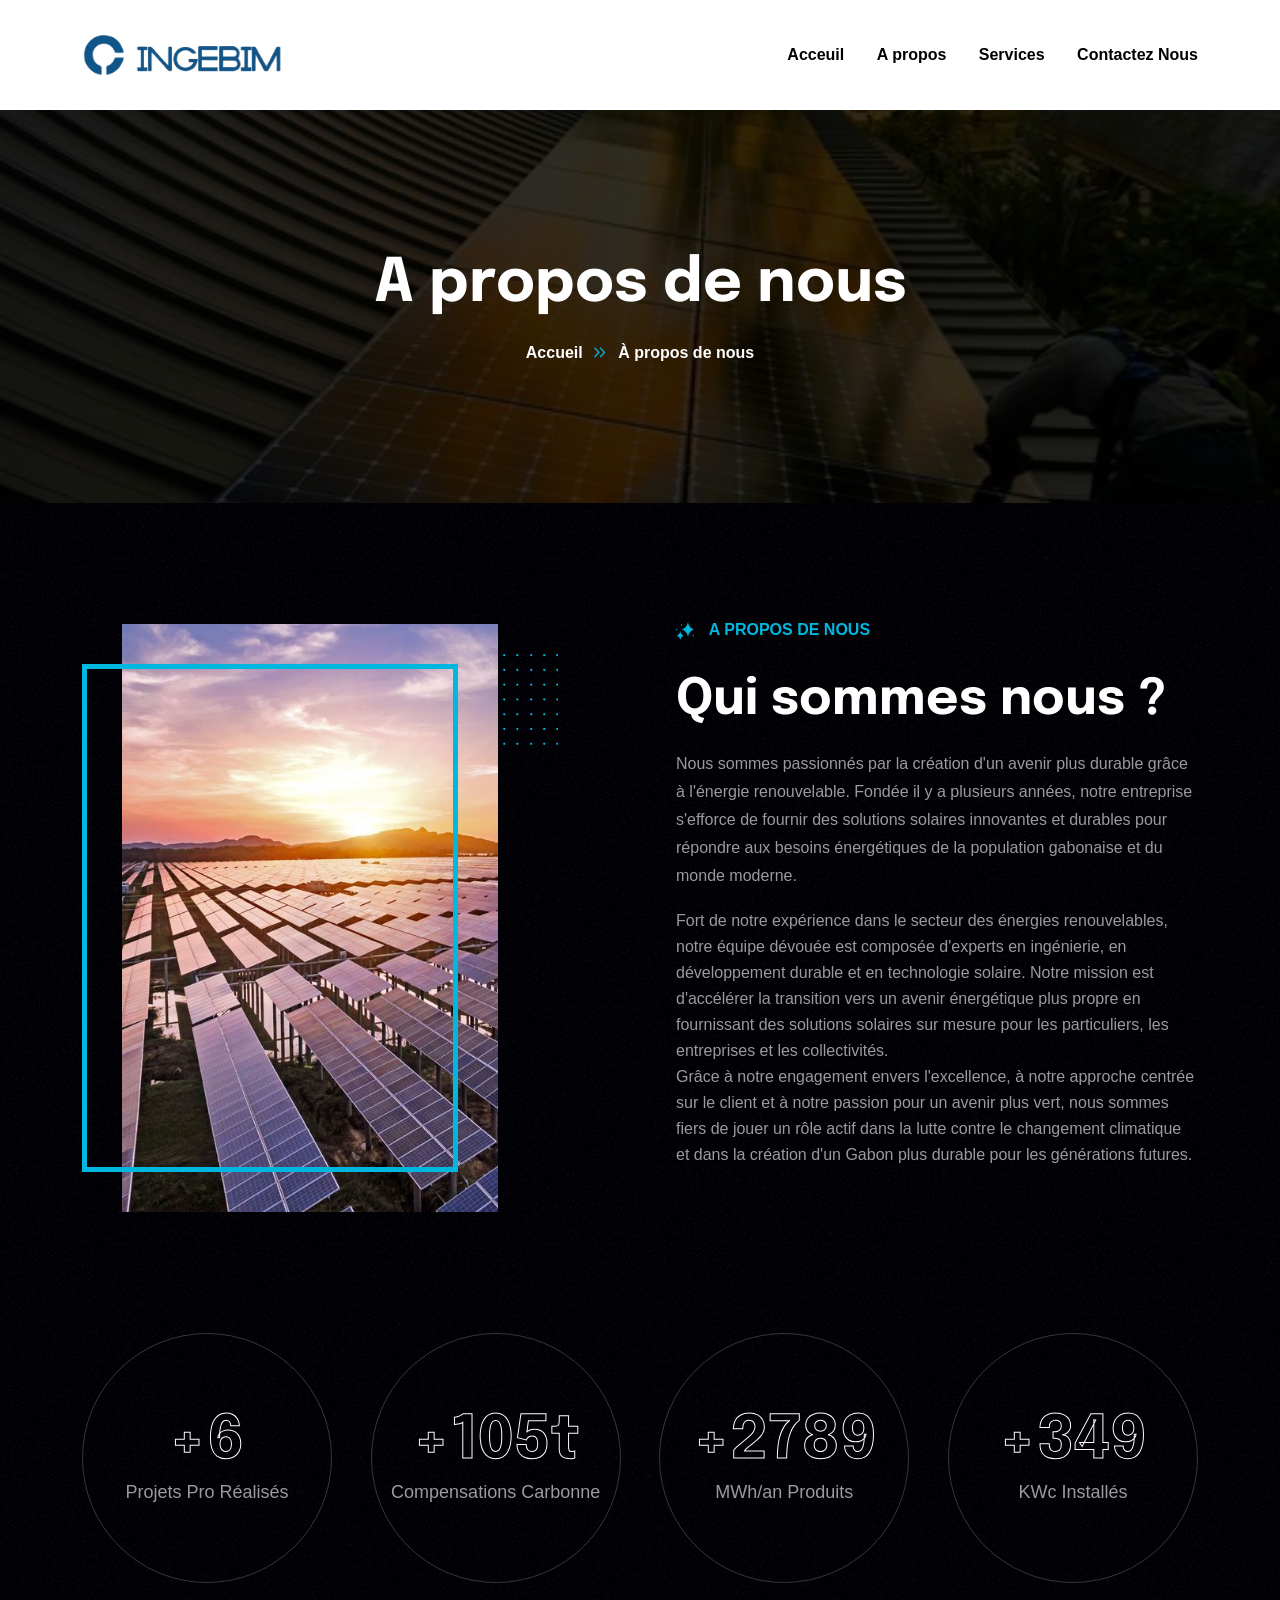
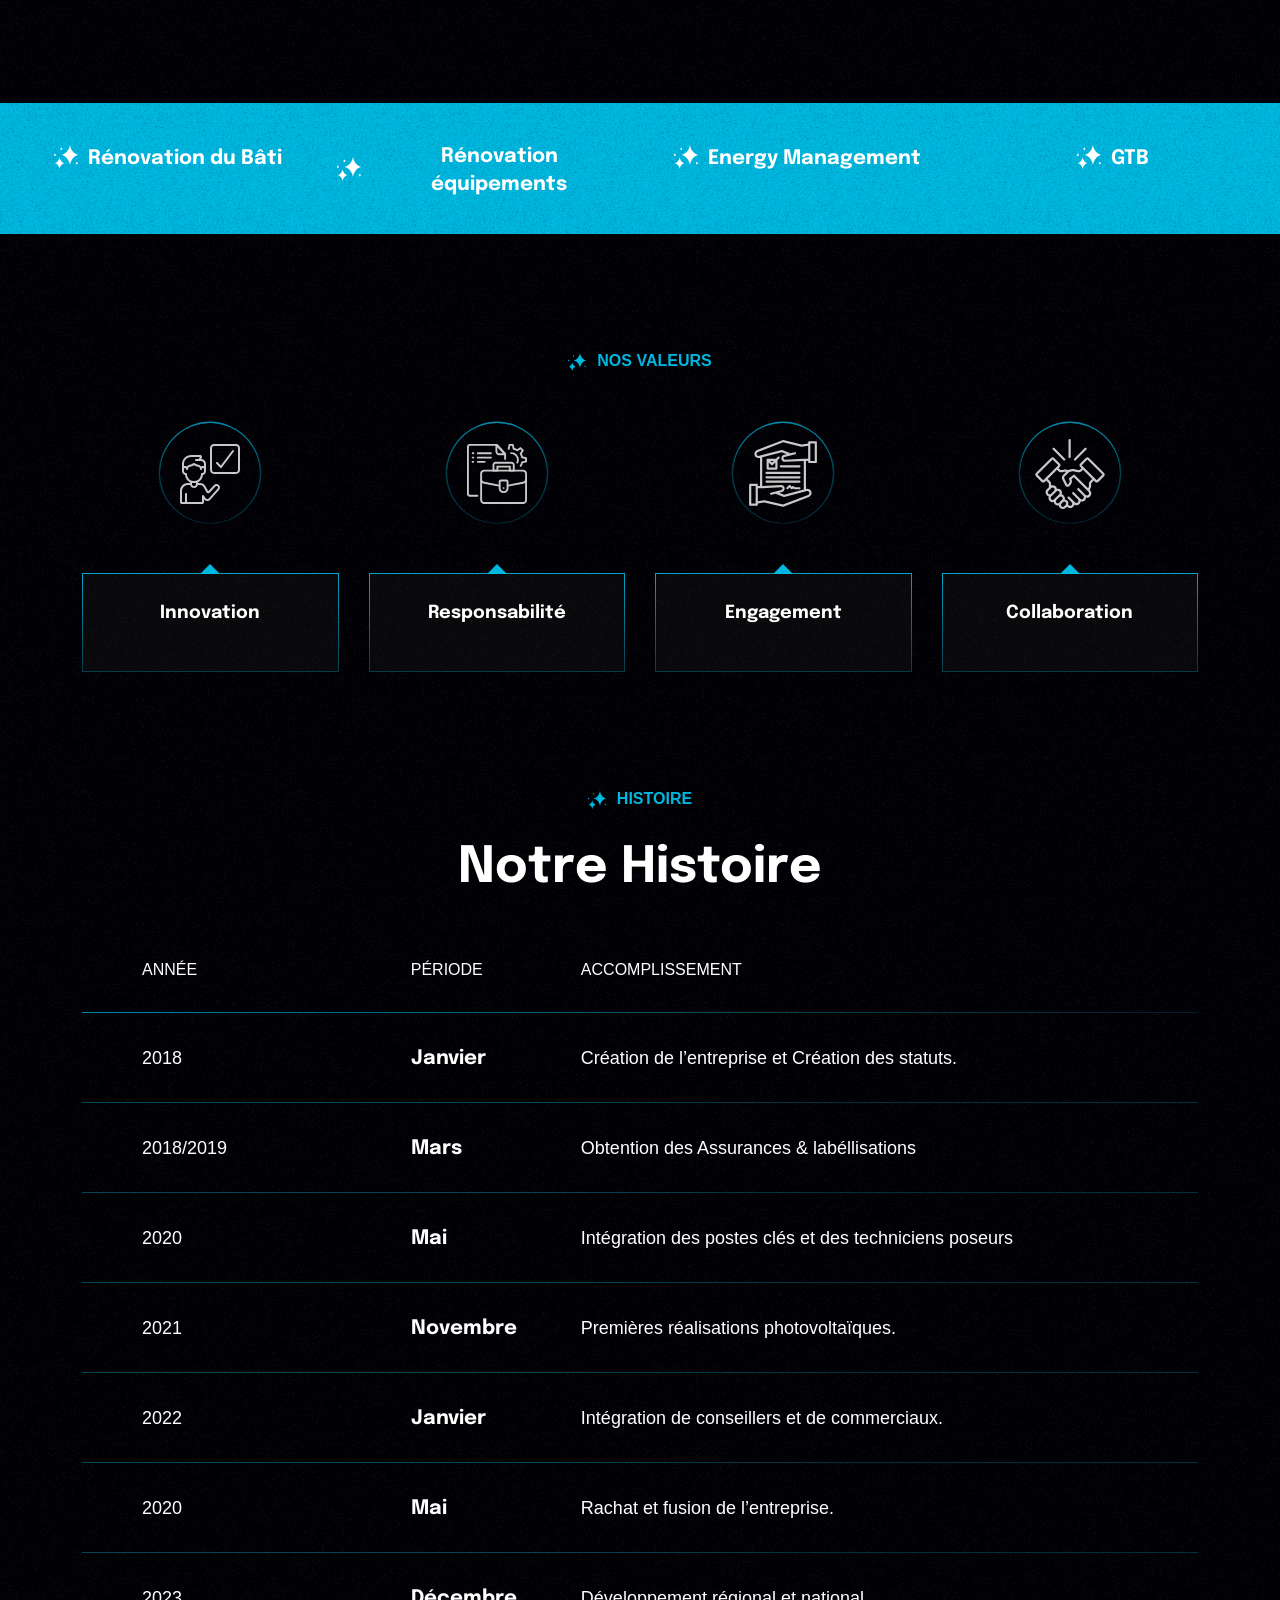
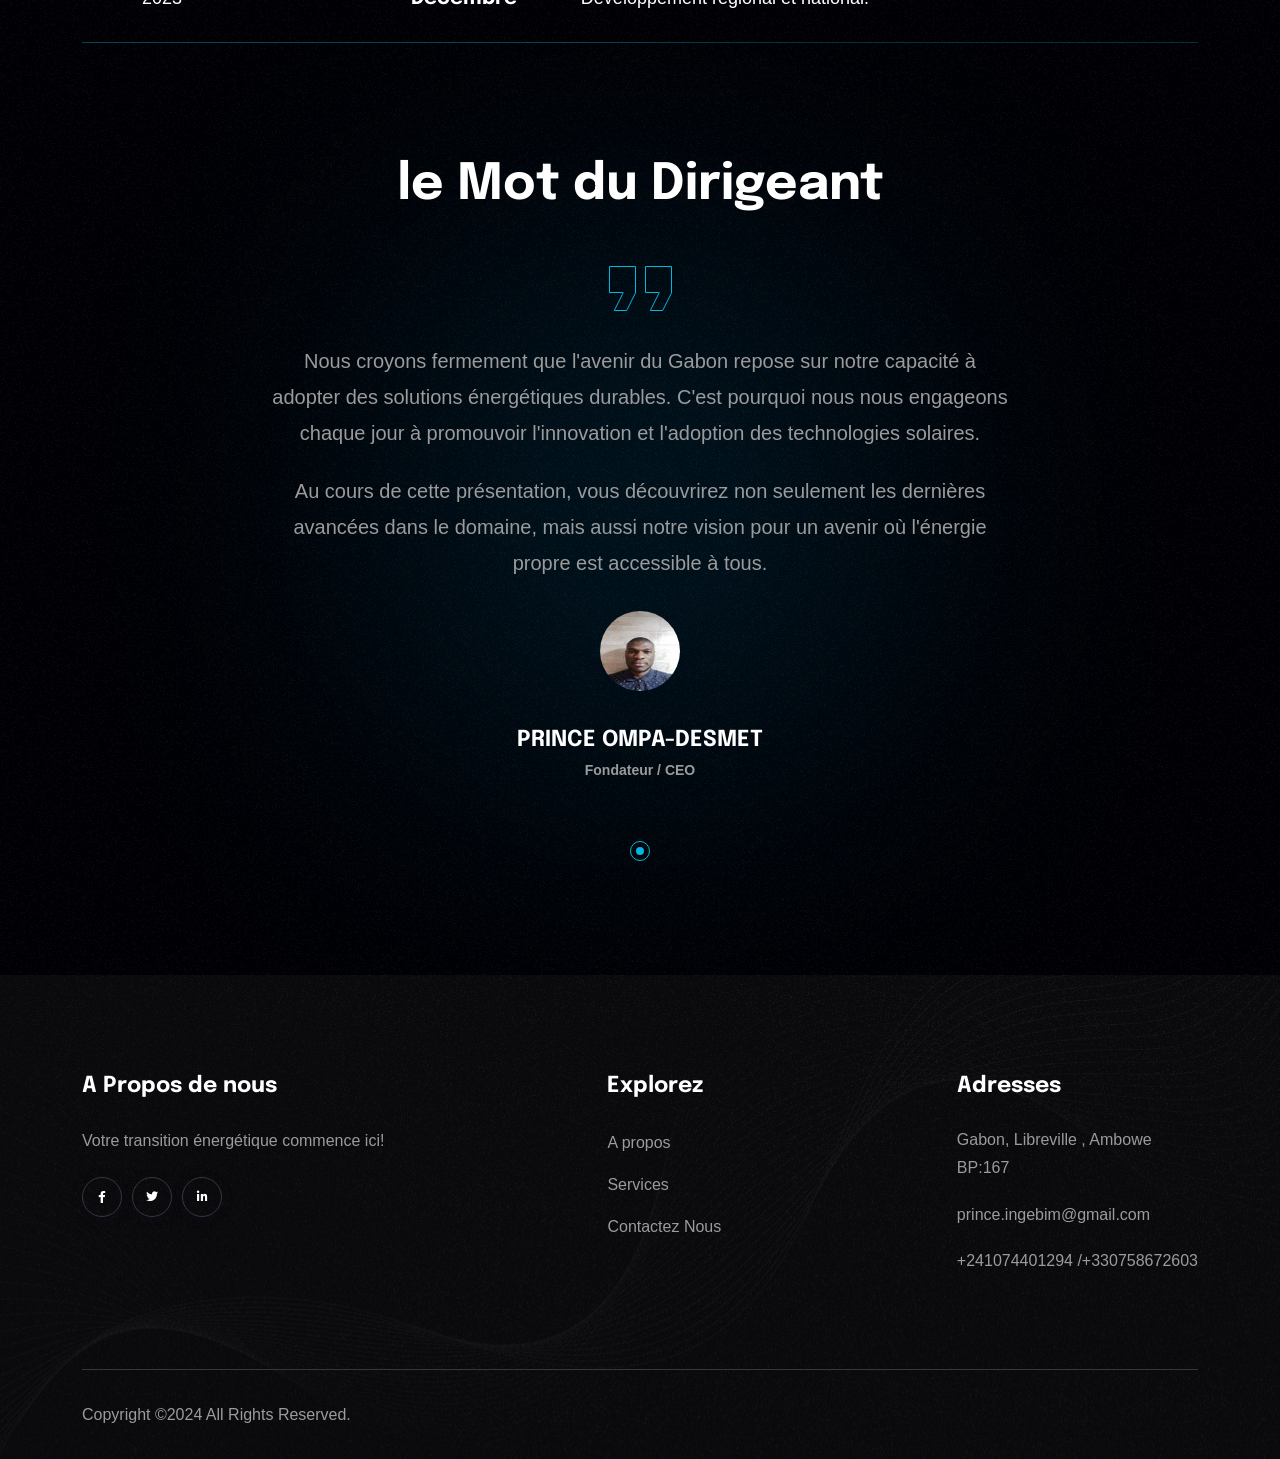
<file: about.html>
<!DOCTYPE html>
<html class="no-js" lang="fr">

<head>
    <meta charset="utf-8" />
    <meta http-equiv="x-ua-compatible" content="ie=edge" />
    <title>INGÉBIM</title>
    <meta name="author" content="themeholy" />
    <meta name="description" content="INGÉBIM" />
    <meta name="keywords" content="INGÉBIM" />
    <meta name="robots" content="INDEX,FOLLOW" />
    <meta
      name="viewport"
      content="width=device-width,initial-scale=1,shrink-to-fit=no"
    />
    <link
      rel="apple-touch-icon"
      sizes="57x57"
      href="assets/img/favicons/logo-flaticon-57.png"
    />
    <link
      rel="apple-touch-icon"
      sizes="60x60"
      href="assets/img/favicons/logo-flaticon-60.png"
    />
    <link
      rel="apple-touch-icon"
      sizes="72x72"
      href="assets/img/favicons/logo-flaticon-72.png"
    />
    <link
      rel="apple-touch-icon"
      sizes="76x76"
      href="assets/img/favicons/logo-flaticon-76.png"
    />
    <link
      rel="apple-touch-icon"
      sizes="114x114"
      href="assets/img/favicons/logo-flaticon-144.png"
    />
    <link
      rel="apple-touch-icon"
      sizes="120x120"
      href="assets/img/favicons/logo-flaticon-120.png"
    />
    <link
      rel="apple-touch-icon"
      sizes="144x144"
      href="assets/img/favicons/logo-flaticon-144.png"
    />
    <link
      rel="apple-touch-icon"
      sizes="152x152"
      href="assets/img/favicons/apple-icon-152x152.png"
    />
    <link
      rel="apple-touch-icon"
      sizes="180x180"
      href="assets/img/favicons/logo-flaticon-180.png"
    />
    <link
      rel="icon"
      type="image/png"
      sizes="192x192"
      href="assets/img/favicons/logo-flaticon-192.png"
    />
    <link
      rel="icon"
      type="image/png"
      sizes="32x32"
      href="assets/img/favicons/logo-flaticon-32.png"
    />
    <link
      rel="icon"
      type="image/png"
      sizes="96x96"
      href="assets/img/favicons/logo-flaticon-96.png"
    />
    <link
      rel="icon"
      type="image/png"
      sizes="16x16"
      href="assets/img/favicons/logo-flaticon-16.png"
    />
    <link rel="manifest" href="assets/img/favicons/manifest.json" />
    <meta name="msapplication-TileColor" content="#ffffff" />
    <meta
      name="msapplication-TileImage"
      content="assets/img/favicons/ms-icon-144x144.png"
    />
    <meta name="theme-color" content="#ffffff" />
    <link rel="preconnect" href="https://fonts.googleapis.com/" />
    <link rel="preconnect" href="https://fonts.gstatic.com/" crossorigin />
    <link
      href="https://fonts.googleapis.com/css2?family=Epilogue:wght@300;400;500;600;700;800;900&amp;ampfamily=Roboto:wght@300;400;500;700&amp;ampdisplay=swap"
      rel="stylesheet"
    />
    <link rel="stylesheet" href="assets/css/app.min.css" />
    <link rel="stylesheet" href="assets/css/fontawesome.min.css" />
    <link rel="stylesheet" href="assets/css/style.css" />
  </head>
  <body class="dark-theme" data-bg-src="assets/img/bg/dark-bg.png">
    <div class="preloader">
      <button class="th-btn preloaderCls">Fermer</button>
      <div class="preloader-inner">
        <span></span> <span></span> <span></span> <span></span> <span></span>
        <span></span>
      </div>
    </div>
    <div class="sidemenu-wrapper d-none d-lg-block">
      <div class="sidemenu-content">
        <button class="closeButton sideMenuCls">
          <i class="far fa-times"></i>
        </button>
      </div>
    </div>
    
     <div class="th-menu-wrapper">
      <div class="th-menu-area text-center">
        <button class="th-menu-toggle"><i class="fal fa-times"></i></button>
        <div class="mobile-logo">
          <a href="index.html"
            ><img src="assets/img/logo.png" alt="ingebim"
          /></a>
        </div>
        <div class="th-mobile-menu">
          <ul>
            <li>
              <a href="index.html">Acceuil</a>
            </li>
            <li><a href="about.html">A propos</a></li>

            <li>
              <a href="service.html">Services</a>
            </li>

            <li><a href="contact.html">Contactez Nous</a></li>
          </ul>
        </div>
      </div>
    </div>
    <header class="th-header header-layout2">
      <div class="sticky-wrapper">
        <div class="menu-area">
          <div class="container th-container">
            <div class="row align-items-center justify-content-between">
              <div class="col-auto">
                <div class="header-logo">
                  <a href="index.html"
                    ><img src="assets/img/logo.png" style="width: 200px;" alt="ingebim"
                  /></a>
                </div>
              </div>
              <div class="col-auto">
                <nav class="main-menu d-none d-lg-inline-block">
                  <ul>
                    <li>
                      <a href="index.html">Acceuil</a>
                    </li>
                    <li><a href="about.html">A propos</a></li>

                    <li>
                      <a href="service.html">Services</a>
                    </li>

                    <li><a href="contact.html">Contactez Nous</a></li>
                  </ul>
                </nav>
                <button type="button" class="th-menu-toggle d-block d-lg-none">
                  <i class="far fa-bars"></i>
                </button>
              </div>
            </div>
          </div>
        </div>
      </div>
    </header>
    <div
      class="breadcumb-wrapper"
      data-bg-src="assets/img/bg/bg-about.jpeg"
      data-overlay="black"
      data-opacity="8"
    >
      <div class="container">
        <div class="breadcumb-content text-center">
          <h1 class="breadcumb-title">A propos de nous</h1>
          <ul class="breadcumb-menu">
            <li><a href="index.html">Accueil</a></li>
            <li>À propos de nous</li>
          </ul>
        </div>
      </div>
    </div>
    <div class="overflow-hidden space" id="about-sec">
      <div class="container">
        <div class="row align-items-center">
          <div class="col-xl-6">
            <div class="img-box4 mb-40 mb-lg-0">
              <div class="img1">
                <img
                  class="tilt-active"
                  src="assets/img/bg/about-one.jpeg"
                  alt="About"
                />
              </div>

              <div class="img-box4-shape jump">
                <img
                  src="assets/img/update1/normal/about_4_bg-shape.png"
                  alt="shape"
                />
              </div>
            </div>
          </div>
          <div class="col-xl-6">
            <div class="ms-xl-4">
              <div class="title-area mb-45">
                <span class="sub-title wow fadeInUp"
                  ><img src="assets/img/normal/subtitle-star.svg" alt="img" /> A
                  propos de nous
                </span>
                <h2 class="sec-title wow fadeInUp">Qui sommes nous ?</h2>
                <p class="sec-text mt-20 wow fadeInUp">
                  Nous sommes passionnés par la création d'un avenir plus durable
                  grâce à l'énergie renouvelable. Fondée il y a plusieurs
                  années, notre entreprise s'efforce de fournir des solutions
                  solaires innovantes et durables pour répondre aux besoins
                  énergétiques de la population gabonaise et du monde moderne.
                </p class="sec-text mt-20 wow fadeInUp">

                Fort de notre expérience dans le secteur des énergies renouvelables, 
                notre équipe dévouée est composée d'experts en ingénierie, en développement 
                durable et en technologie solaire. Notre mission est d'accélérer la transition 
                vers un avenir énergétique plus propre en fournissant des solutions solaires sur 
                mesure pour les particuliers, les entreprises et les collectivités. 
                <br>

                Grâce à notre engagement envers l'excellence, à notre approche centrée sur le client
                 et à notre passion pour un avenir plus vert, nous sommes fiers de jouer un rôle actif
                  dans la lutte contre le changement climatique et dans la création d'un Gabon plus durable
                   pour les générations futures.
                <p>

                </p>
              </div>
            </div>
          </div>
        </div>
      </div>
    </div>
    <div class="counter-area-1 space-bottom">
      <div class="container">
        <div class="row gy-40 justify-content-between">
          <div class="col-sm-6 col-lg-auto">
            <div class="counter-card wow fadeInUp" data-wow-delay="0.3s">
              <div class="counter-card_details">
                <h2 class="counter-card_number">
                  <div
                    class="counter-card_bg"
                    data-bg-src="assets/img/bg/counter-bg.jpg"
                  >
                    +<span class="counter-number">7</span>
                  </div>
                  +<span class="counter-number">7</span>
                </h2>
                <p class="counter-card_text">Projets Pro Réalisés</p>
              </div>
            </div>
          </div>
          
          <div class="col-sm-6 col-lg-auto">
            <div class="counter-card wow fadeInUp" data-wow-delay="0.7s">
              <div class="counter-card_details">
                <h2 class="counter-card_number">
                  <div
                    class="counter-card_bg"
                    data-bg-src="assets/img/bg/counter-bg.jpg"
                  >
                    +<span class="counter-number">125</span>t
                  </div>
                  +<span class="counter-number">125</span>t
                </h2>
                <p class="counter-card_text"> Compensations Carbonne</p>
              </div>
            </div>
          </div>
          <div class="col-sm-6 col-lg-auto">
            <div class="counter-card wow fadeInUp" data-wow-delay="0.9s">
              <div class="counter-card_details">
                <h2 class="counter-card_number">
                  <div
                    class="counter-card_bg"
                    data-bg-src="assets/img/bg/counter-bg.jpg"
                  >
                    +<span class="counter-number">3320</span>
                  </div>
                  +<span class="counter-number">3320</span>
                </h2>
                <p class="counter-card_text">MWh/an Produits</p>
              </div>
            </div>
          </div>
           <div class="col-sm-6 col-lg-auto">
            <div class="counter-card wow fadeInUp" data-wow-delay="0.9s">
              <div class="counter-card_details">
                <h2 class="counter-card_number">
                  <div
                    class="counter-card_bg"
                    data-bg-src="assets/img/bg/counter-bg.jpg"
                  >
                    +<span class="counter-number">415</span>
                  </div>
                  +<span class="counter-number">415</span>
                </h2>
                <p class="counter-card_text">KWc Installés</p>
              </div>
            </div>
          </div>
        </div>
      </div>
    </div>
   <div
      class="feature-area-1 bg-theme"
      data-bg-src="assets/img/bg/feature-bg1.png"
    >
      <div class="container-fluid">
        <div
          class="row feature-slider-1 th-carousel"
          data-slide-show="6"
          data-xl-slide-show="5"
          data-ml-slide-show="4"
          data-lg-slide-show="3"
          data-md-slide-show="2"
          data-sm-slide-show="2"
          data-speed="2000"
          data-autoplay-speed="400"
        >
          <div class="col-sm-6 col-xl-4 col-lg-6 col-md-4">
            <div class="feature-item">
              <div class="feature_icon">
                <img src="assets/img/normal/feature-star.svg" alt="Icon" />
              </div>
              <h3 class="box-title">
                <span>Rénovation du Bâti </span>
              </h3>
            </div>
          </div>
          <div class="col-sm-6 col-xl-4 col-lg-6 col-md-4">
            <div class="feature-item">
              <div class="feature_icon">
                <img src="assets/img/normal/feature-star.svg" alt="Icon" />
              </div>
              <h3 class="box-title">
                <span>Rénovation équipements</span>
              </h3>
            </div>
          </div>
          <div class="col-sm-6 col-xl-4 col-lg-6 col-md-4">
            <div class="feature-item">
              <div class="feature_icon">
                <img src="assets/img/normal/feature-star.svg" alt="Icon" />
              </div>
              <h3 class="box-title">
                <span>Energy Management</span>
              </h3>
            </div>
          </div>
          <div class="col-sm-6 col-xl-4 col-lg-6 col-md-4">
            <div class="feature-item">
              <div class="feature_icon">
                <img src="assets/img/normal/feature-star.svg" alt="Icon" />
              </div>
              <h3 class="box-title">
                <span>GTB</span>
              </h3>
            </div>
          </div>
          <div class="col-sm-6 col-xl-4 col-lg-6 col-md-4">
            <div class="feature-item">
              <div class="feature_icon">
                <img src="assets/img/normal/feature-star.svg" alt="Icon" />
              </div>
              <h3 class="box-title">
                <span>Audits Énergétiques</span>
              </h3>
            </div>
          </div>
          <div class="col-sm-6 col-xl-4 col-lg-6 col-md-4">
            <div class="feature-item">
              <div class="feature_icon">
                <img src="assets/img/normal/feature-star.svg" alt="Icon" />
              </div>
              <h3 class="box-title">
                <span>DTG</span>
              </h3>
            </div>
          </div>

          <div class="col-sm-6 col-xl-4 col-lg-6 col-md-4">
            <div class="feature-item">
              <div class="feature_icon">
                <img src="assets/img/normal/feature-star.svg" alt="Icon" />
              </div>
              <h3 class="box-title">
                <span>Audits Chaufferie</span>
              </h3>
            </div>
          </div>
          <div class="col-sm-6 col-xl-4 col-lg-6 col-md-4">
            <div class="feature-item">
              <div class="feature_icon">
                <img src="assets/img/normal/feature-star.svg" alt="Icon" />
              </div>
              <h3 class="box-title">
                <span>Audit GTB/GTC</span>
              </h3>
            </div>
          </div>
          <div class="col-sm-6 col-xl-4 col-lg-6 col-md-4">
            <div class="feature-item">
              <div class="feature_icon">
                <img src="assets/img/normal/feature-star.svg" alt="Icon" />
              </div>
              <h3 class="box-title">
                <span>Etude Faisabilité ENR</span>
              </h3>
            </div>
          </div>
        </div>
      </div>
    </div>
   

    <section class="space" id="process-sec">
      <div class="container">
        <div class="title-area text-center">
          <span class="sub-title"
            ><img src="assets/img/normal/subtitle-star.svg" alt="img" />Nos Valeurs</span
          >
        </div>
        <div class="process-card-area">
          <div class="row gy-30 gx-30 justify-content-center">
            <div class="col-xl-3 col-md-6">
              <div class="process-card style2">
                <div class="process-card_icon">
                  <img src="assets/img/icon/process-icon-2-3.svg" alt="icon" />
                </div>
                <div class="process-card_details">
                  <h2 class="box-title">Innovation</h2>
                  
                </div>
              </div>
            </div>
            <div class="col-xl-3 col-md-6">
              <div class="process-card style2">
                <div class="process-card_icon">
                  <img src="assets/img/icon/service_icon-6-1.svg" alt="icon" />
                </div>
                <div class="process-card_details">
                  <h2 class="box-title">Responsabilité</h2>
                  
                </div>
              </div>
            </div>
            <div class="col-xl-3 col-md-6">
              <div class="process-card style2">
                <div class="process-card_icon">
                  <img src="assets/img/icon/service_icon-7-4.svg" alt="icon" />
                </div>
                <div class="process-card_details">
                  <h2 class="box-title">Engagement</h2>
                  
                </div>
              </div>
            </div>
            <div class="col-xl-3 col-md-6">
              <div class="process-card style2">
                <div class="process-card_icon">
                  <img src="assets/img/icon/service_icon-7-2.svg" alt="icon" />
                </div>
                <div class="process-card_details">
                  <h2 class="box-title">Collaboration</h2>
                  
                </div>
              </div>
            </div>
          </div>
        </div>
      </div>
    </section>
    
    <section class="award-sec ">
      <div class="container">
        <div class="row justify-content-center">
          <div class="col-xl-7 col-lg-8">
            <div class="title-area text-center">
              <span class="sub-title wow fadeInUp"
                ><img
                  src="assets/img/normal/subtitle-star.svg"
                  alt="img"
                />Histoire</span
              >
              <h2 class="sec-title wow fadeInUp">
                Notre Histoire
              </h2>
            </div>
          </div>
        </div>
        <div class="row align-items-center">
          <div class="col-lg-12">
            <div class="table-responsive">
              <table class="table award-table">
                <thead>
                  <tr>
                    <th scope="col">ANNÉE</th>
                    <th scope="col">PÉRIODE</th>
                    <th scope="col">ACCOMPLISSEMENT</th>
                  </tr>
                </thead>
                <tbody>
                  <tr>
                    <th scope="row">2018</th>
                    <td>Janvier</td>
                    <td>Création de l’entreprise et  Création des statuts.</td>
                  </tr>
                  <tr>
                    <th scope="row">2018/2019</th>
                    <td>Mars</td>
                    <td>Obtention des Assurances & labéllisations</td>
                  </tr>
                  <tr>
                    <th scope="row">2020</th>
                    <td>Mai</td>
                    <td>Intégration des postes clés et des techniciens poseurs</td>
                  </tr>
                  <tr>
                    <th scope="row">2021</th>
                    <td>Novembre</td>
                    <td>Premières réalisations photovoltaïques.</td>
                  </tr>
                  <tr>
                    <th scope="row">2022</th>
                    <td>Janvier</td>
                    <td>Intégration de conseillers et de commerciaux.</td>
                  </tr>
                  <tr>
                    <th scope="row">2020</th>
                    <td>Mai</td>
                    <td>Rachat et fusion de l’entreprise.</td>
                  </tr>
                  <tr>
                    <th scope="row">2023</th>
                    <td> Décembre </td>
                    <td>Développement régional et national.</td>
                  </tr>
                </tbody>
              </table>
            </div>
          </div>
        </div>
      </div>
    </section>
    <section
      class="testi-area-3 space"
      data-bg-src="assets/img/bg/testi_bg_3.png"
    >
      <div class="testi-slider-indicator" data-asnavfor=".testi-slider-3">
        
      </div>
      <div class="container">
        <div class="title-area text-center">
          <!-- <span class="sub-title"
            ><img src="assets/img/normal/subtitle-star.svg" alt="img" />
            Testimonial</span
          > -->
          <h2 class="sec-title">le Mot du Dirigeant</h2>
        </div>
        <div class="row justify-content-center">
          <div class="col-lg-8">
            <div
              class="row slider-shadow th-carousel testi-slider-3"
              data-slide-show="1"
              data-arrows="false"
              data-dots="true"
              data-fade="true"
              data-ml-dots="true"
              data-xl-dots="true"
              data-lg-dots="true"
              data-md-dots="true"
              data-sm-dots="true"
              data-xs-dots="true"
            >
              <div class="col-xl-8">
                <div class="testi-card style3 text-center">
                  <div class="testi-card_quote">
                    <img src="assets/img/icon/blog-quote3.svg" alt="quote" />
                  </div>
                  <p class="testi-card_text">
                    Nous croyons fermement que l'avenir du Gabon repose sur notre capacité à adopter des solutions énergétiques durables. C'est pourquoi nous nous engageons chaque jour à promouvoir l'innovation et l'adoption des technologies solaires.
                  </p>
                  <p class="testi-card_text">
                    Au cours de cette présentation, vous découvrirez non seulement les dernières avancées dans le domaine, mais aussi notre vision pour un avenir où l'énergie propre est accessible à tous.                  </p>
                  <div class="testi-card_profile">
                    <div class="testi-card_profile-thumb">
                      <img
                        src="assets/img/team/img59.jpg"
                        alt="img"
                        style="width: 80px;height: 80px;"
                      />
                    </div>
                    <div class="testi-card_profile-details">
                      <h3 class="testi-card_name">PRINCE OMPA-DESMET</h3>
                      <span class="testi-card_desig">Fondateur / CEO</span>
                    </div>
                  </div>
                </div>
              </div>
             
            </div>
          </div>
        </div>
      </div>
    </section>
    <footer
      class="footer-wrapper footer-layout2"
      data-bg-src="assets/img/bg/footer-bg.png"
    >
      <div class="widget-area">
        <div class="container">
          <div class="row justify-content-between">
            <div class="col-md-6 col-xxl-4 col-lg-4">
              <div class="widget footer-widget">
                <div class="th-widget-about">
                  <h3 class="widget_title">A Propos de nous</h3>
                  <p class="about-text">
                    Votre transition énergétique commence ici!
                  </p>
                  <div class="th-social style-border">
                    <a href="https://www.facebook.com/"
                      ><i class="fab fa-facebook-f"></i
                    ></a>
                    <a href="https://www.twitter.com/"
                      ><i class="fab fa-twitter"></i
                    ></a>
                    <a href="https://www.linkedin.com/"
                      ><i class="fab fa-linkedin-in"></i
                    ></a>
                  </div>
                </div>
              </div>
            </div>
            <div class="col-md-6 col-xl-auto col-lg-4">
              <div class="widget widget_nav_menu footer-widget">
                <h3 class="widget_title">Explorez</h3>
                <div class="menu-all-pages-container">
                  <ul class="menu">
                    <li><a href="about.html"> A propos </a></li>
                    <li><a href="service.html">Services</a></li>
                    <li><a href="contact.html">Contactez Nous</a></li>
                  </ul>
                </div>
              </div>
            </div>
            <div class="col-md-6 col-xl-auto col-lg-4">
              <div class="widget footer-widget">
                <h3 class="widget_title">Adresses</h3>
                <div class="th-widget-contact">
                  <div class="info-box">
                    <p class="info-box_text">
                      Gabon, Libreville , Ambowe<br />BP:167
                    </p>
                  </div>
                  <div class="info-box">
                    <a href="mailto:prince.ingebim@gmail.com" class="info-box_link"
                      >prince.ingebim@gmail.com</a
                    >
                  </div>
                  <div class="info-box">
                    <a href="tel:241074401294" class="info-box_link"
                      >+241074401294 / <br>
                    </a>
                    <a href="tel:330758672603" class="info-box_link">
                      +330758672603
                    </a>
                  </div>
                </div>
              </div>
            </div>
          </div>
        </div>
      </div>
      <div class="container">
        <div class="copyright-wrap">
          <div class="row justify-content-between align-items-center">
            <div class="col-md-6">
              <p class="copyright-text">Copyright ©2024 All Rights Reserved.</p>
            </div>
          </div>
        </div>
      </div>
    </footer>
    <div class="scroll-top">
      <svg
        class="progress-circle svg-content"
        width="100%"
        height="100%"
        viewBox="-1 -1 102 102"
      >
        <path
          d="M50,1 a49,49 0 0,1 0,98 a49,49 0 0,1 0,-98"
          style="
            transition: stroke-dashoffset 10ms linear 0s;
            stroke-dasharray: 307.919, 307.919;
            stroke-dashoffset: 307.919;
          "
        ></path>
      </svg>
    </div>
    <script src="assets/js/vendor/jquery-3.6.0.min.js"></script>
    <script src="assets/js/app.min.js"></script>
    <script src="assets/js/main.js"></script>
  </body>
</html>
</file>
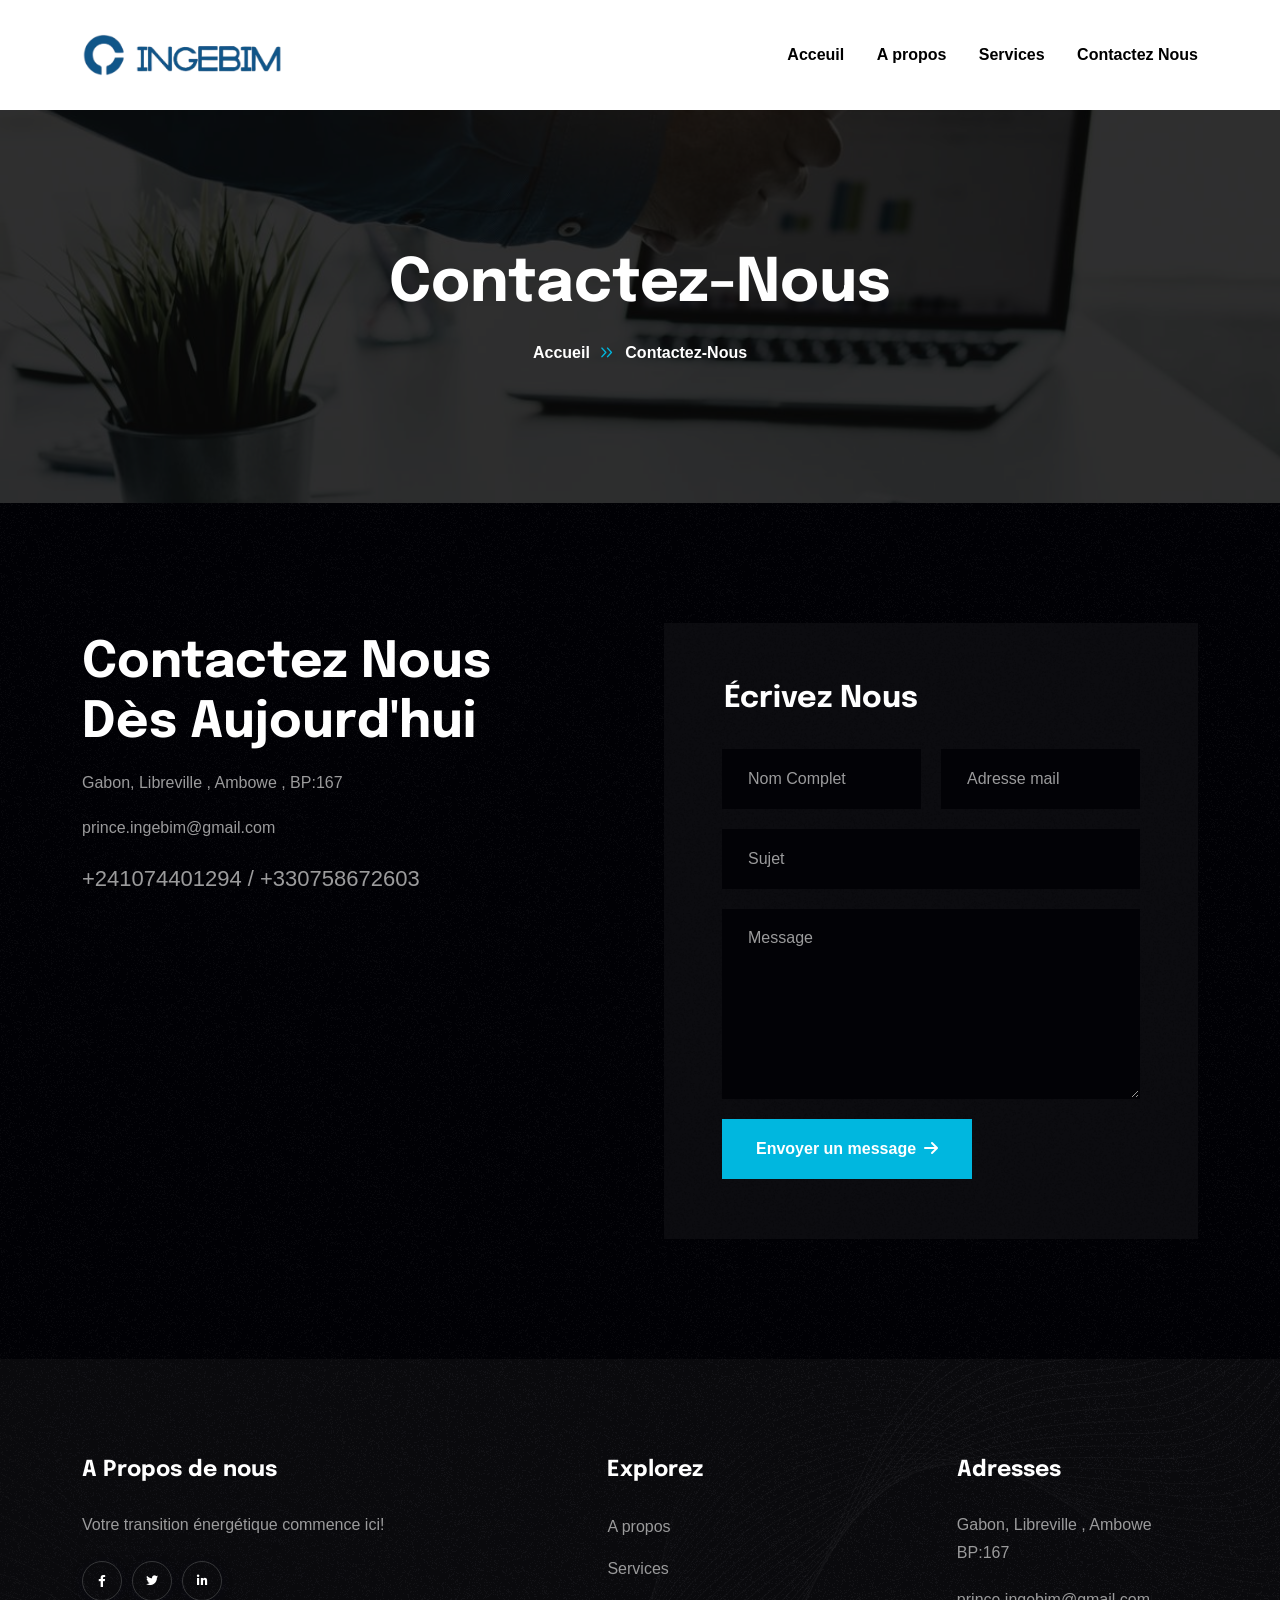
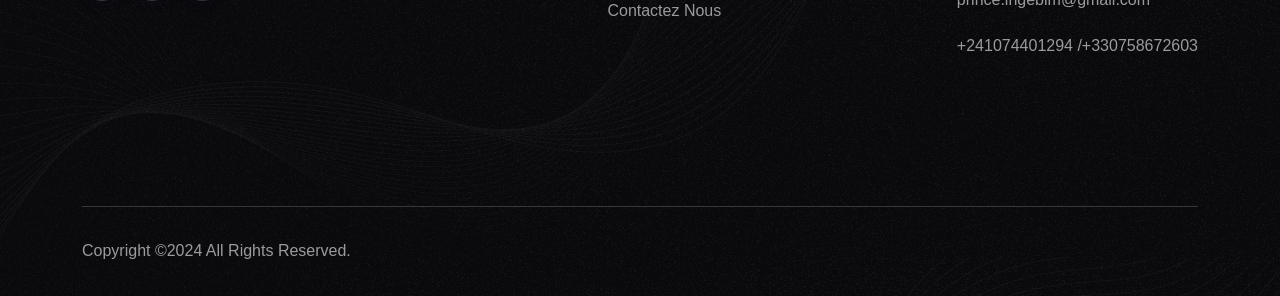
<file: contact.html>
<!DOCTYPE html>
<html class="no-js" lang="fr">
  <head>
    <meta charset="utf-8" />
    <meta http-equiv="x-ua-compatible" content="ie=edge" />
    <title>INGÉBIM</title>
    <meta name="author" content="themeholy" />
    <meta name="description" content="INGÉBIM" />
    <meta name="keywords" content="INGÉBIM" />
    <meta name="robots" content="INDEX,FOLLOW" />
    <meta
      name="viewport"
      content="width=device-width,initial-scale=1,shrink-to-fit=no"
    />
    <link
      rel="apple-touch-icon"
      sizes="57x57"
      href="assets/img/favicons/logo-flaticon-57.png"
    />
    <link
      rel="apple-touch-icon"
      sizes="60x60"
      href="assets/img/favicons/logo-flaticon-60.png"
    />
    <link
      rel="apple-touch-icon"
      sizes="72x72"
      href="assets/img/favicons/logo-flaticon-72.png"
    />
    <link
      rel="apple-touch-icon"
      sizes="76x76"
      href="assets/img/favicons/logo-flaticon-76.png"
    />
    <link
      rel="apple-touch-icon"
      sizes="114x114"
      href="assets/img/favicons/logo-flaticon-144.png"
    />
    <link
      rel="apple-touch-icon"
      sizes="120x120"
      href="assets/img/favicons/logo-flaticon-120.png"
    />
    <link
      rel="apple-touch-icon"
      sizes="144x144"
      href="assets/img/favicons/logo-flaticon-144.png"
    />
    <link
      rel="apple-touch-icon"
      sizes="152x152"
      href="assets/img/favicons/apple-icon-152x152.png"
    />
    <link
      rel="apple-touch-icon"
      sizes="180x180"
      href="assets/img/favicons/logo-flaticon-180.png"
    />
    <link
      rel="icon"
      type="image/png"
      sizes="192x192"
      href="assets/img/favicons/logo-flaticon-192.png"
    />
    <link
      rel="icon"
      type="image/png"
      sizes="32x32"
      href="assets/img/favicons/logo-flaticon-32.png"
    />
    <link
      rel="icon"
      type="image/png"
      sizes="96x96"
      href="assets/img/favicons/logo-flaticon-96.png"
    />
    <link
      rel="icon"
      type="image/png"
      sizes="16x16"
      href="assets/img/favicons/logo-flaticon-16.png"
    />
    <link rel="manifest" href="assets/img/favicons/manifest.json" />
    <meta name="msapplication-TileColor" content="#ffffff" />
    <meta
      name="msapplication-TileImage"
      content="assets/img/favicons/ms-icon-144x144.png"
    />
    <meta name="theme-color" content="#ffffff" />
    <link rel="preconnect" href="https://fonts.googleapis.com/" />
    <link rel="preconnect" href="https://fonts.gstatic.com/" crossorigin />
    <link
      href="https://fonts.googleapis.com/css2?family=Epilogue:wght@300;400;500;600;700;800;900&amp;ampfamily=Roboto:wght@300;400;500;700&amp;ampdisplay=swap"
      rel="stylesheet"
    />
    <link rel="stylesheet" href="assets/css/app.min.css" />
    <link rel="stylesheet" href="assets/css/fontawesome.min.css" />
    <link rel="stylesheet" href="assets/css/style.css" />
  </head>
  <body class="dark-theme" data-bg-src="assets/img/bg/dark-bg.png">
    <div class="preloader">
      <button class="th-btn preloaderCls">Fermer</button>
      <div class="preloader-inner">
        <span></span> <span></span> <span></span> <span></span> <span></span>
        <span></span>
      </div>
    </div>
    <div class="sidemenu-wrapper d-none d-lg-block">
      <div class="sidemenu-content">
        <button class="closeButton sideMenuCls">
          <i class="far fa-times"></i>
        </button>
      </div>
    </div>

    <div class="th-menu-wrapper">
      <div class="th-menu-area text-center">
        <button class="th-menu-toggle"><i class="fal fa-times"></i></button>
        <div class="mobile-logo">
          <a href="index.html"
            ><img src="assets/img/logo.png" alt="ingebim"
          /></a>
        </div>
        <div class="th-mobile-menu">
          <ul>
            <li>
              <a href="index.html">Acceuil</a>
            </li>
            <li><a href="about.html">A propos</a></li>

            <li>
              <a href="service.html">Services</a>
            </li>

            <li><a href="contact.html">Contactez Nous</a></li>
          </ul>
        </div>
      </div>
    </div>
    <header class="th-header header-layout2">
      <div class="sticky-wrapper">
        <div class="menu-area">
          <div class="container th-container">
            <div class="row align-items-center justify-content-between">
              <div class="col-auto">
                <div class="header-logo">
                  <a href="index.html"
                    ><img
                      src="assets/img/logo.png"
                      style="width: 200px"
                      alt="ingebim"
                  /></a>
                </div>
              </div>
              <div class="col-auto">
                <nav class="main-menu d-none d-lg-inline-block">
                  <ul>
                    <li>
                      <a href="index.html">Acceuil</a>
                    </li>
                    <li><a href="about.html">A propos</a></li>

                    <li>
                      <a href="service.html">Services</a>
                    </li>

                    <li><a href="contact.html">Contactez Nous</a></li>
                  </ul>
                </nav>
                <button type="button" class="th-menu-toggle d-block d-lg-none">
                  <i class="far fa-bars"></i>
                </button>
              </div>
            </div>
          </div>
        </div>
      </div>
    </header>
    <div
      class="breadcumb-wrapper"
      data-bg-src="assets/img/bg/img72.jpg"
      data-overlay="black"
      data-opacity="8"
    >
      <div class="container">
        <div class="breadcumb-content text-center">
          <h1 class="breadcumb-title">Contactez-Nous</h1>
          <ul class="breadcumb-menu">
            <li><a href="index.html">Accueil</a></li>
            <li>Contactez-Nous</li>
          </ul>
        </div>
      </div>
    </div>
    <div class="space" id="contact-sec">
      <div class="container">
        <div class="row align-items-center">
          <div class="col-lg-6 pe-xxl-5 mb-30 mb-lg-0">
            <div class="title-area mb-25 text-lg-start text-center">
              <h2 class="sec-title">Contactez Nous<br />Dès Aujourd'hui</h2>
            </div>
            <p class="mt-n2 text-lg-start text-center">
              Gabon, Libreville , Ambowe , BP:167
            </p>
            <span class="contact-mail mb-25">prince.ingebim@gmail.com</span>
            <a href="tel:+12345685068" class="contact-number mb-30"
              >+241074401294 / +330758672603</a
            >
            <div class="map-sec">
              <iframe
                src="https://www.google.com/maps/embed?pb=!1m18!1m12!1m3!1d3644.7310056272386!2d89.2286059153658!3d24.00527418490799!2m3!1f0!2f0!3f0!3m2!1i1024!2i768!4f13.1!3m3!1m2!1s0x39fe9b97badc6151%3A0x30b048c9fb2129bc!2sthemeholy!5e0!3m2!1sen!2sbd!4v1651028958211!5m2!1sen!2sbd"
                allowfullscreen=""
                loading="lazy"
              ></iframe>
            </div>
          </div>
          <div class="col-lg-6 ps-xl-4">
            <form
              action=""
              method="POST"
              class="th-contact-form ajax-contact"
              data-bg-src="assets/img/bg/feature-bg1.png"
            >
              <div class="form-title">
                <h3 class="page-subtitle h4 mb-30 mt-n1">Écrivez Nous</h3>
              </div>
              <div class="row">
                <div class="col-xl-6 form-group">
                  <input
                    type="text"
                    placeholder="Nom Complet"
                    class="form-control style2"
                  />
                </div>
                <div class="col-xl-6 form-group">
                  <input
                    type="text"
                    placeholder="Adresse mail"
                    class="form-control style2"
                  />
                </div>
                <div class="col-md-12 form-group">
                  <input
                    type="text"
                    placeholder="Sujet"
                    class="form-control style2"
                  />
                </div>
                <div class="col-12 form-group">
                  <textarea
                    placeholder="Message"
                    class="form-control style2"
                  ></textarea>
                </div>
                <div class="col-12 form-group mb-0">
                  <button class="th-btn">
                    Envoyer un message<i class="fas fa-arrow-right ms-2"></i>
                  </button>
                </div>
              </div>
            </form>
          </div>
        </div>
      </div>
    </div>

    <footer
      class="footer-wrapper footer-layout1"
      data-bg-src="assets/img/bg/footer-bg.png"
    >
      <div class="widget-area">
        <div class="container">
          <div class="row justify-content-between">
            <div class="col-md-6 col-xxl-4 col-lg-4">
              <div class="widget footer-widget">
                <div class="th-widget-about">
                  <h3 class="widget_title">A Propos de nous</h3>
                  <p class="about-text">
                    Votre transition énergétique commence ici!
                  </p>
                  <div class="th-social style-border">
                    <a href="https://www.facebook.com/"
                      ><i class="fab fa-facebook-f"></i
                    ></a>
                    <a href="https://www.twitter.com/"
                      ><i class="fab fa-twitter"></i
                    ></a>
                    <a href="https://www.linkedin.com/"
                      ><i class="fab fa-linkedin-in"></i
                    ></a>
                  </div>
                </div>
              </div>
            </div>
            <div class="col-md-6 col-xl-auto col-lg-4">
              <div class="widget widget_nav_menu footer-widget">
                <h3 class="widget_title">Explorez</h3>
                <div class="menu-all-pages-container">
                  <ul class="menu">
                    <li><a href="about.html"> A propos </a></li>
                    <li><a href="service.html">Services</a></li>
                    <li><a href="contact.html">Contactez Nous</a></li>
                  </ul>
                </div>
              </div>
            </div>
            <div class="col-md-6 col-xl-auto col-lg-4">
              <div class="widget footer-widget">
                <h3 class="widget_title">Adresses</h3>
                <div class="th-widget-contact">
                  <div class="info-box">
                    <p class="info-box_text">
                      Gabon, Libreville , Ambowe<br />BP:167
                    </p>
                  </div>
                  <div class="info-box">
                    <a
                      href="mailto:prince.ingebim@gmail.com"
                      class="info-box_link"
                      >prince.ingebim@gmail.com</a
                    >
                  </div>
                  <div class="info-box">
                    <a href="tel:241074401294" class="info-box_link"
                      >+241074401294 / <br />
                    </a>
                    <br /><br /><br />
                    <a href="tel:330758672603" class="info-box_link">
                      +330758672603
                    </a>
                  </div>
                </div>
              </div>
            </div>
          </div>
        </div>
      </div>
      <div class="container">
        <div class="copyright-wrap">
          <div class="row justify-content-between align-items-center">
            <div class="col-md-6">
              <p class="copyright-text">Copyright ©2024 All Rights Reserved.</p>
            </div>
          </div>
        </div>
      </div>
    </footer>
    <div class="scroll-top">
      <svg
        class="progress-circle svg-content"
        width="100%"
        height="100%"
        viewBox="-1 -1 102 102"
      >
        <path
          d="M50,1 a49,49 0 0,1 0,98 a49,49 0 0,1 0,-98"
          style="
            transition: stroke-dashoffset 10ms linear 0s;
            stroke-dasharray: 307.919, 307.919;
            stroke-dashoffset: 307.919;
          "
        ></path>
      </svg>
    </div>
    <script src="assets/js/vendor/jquery-3.6.0.min.js"></script>
    <script src="assets/js/app.min.js"></script>
    <script src="assets/js/main.js"></script>
  </body>
</html>
</file>
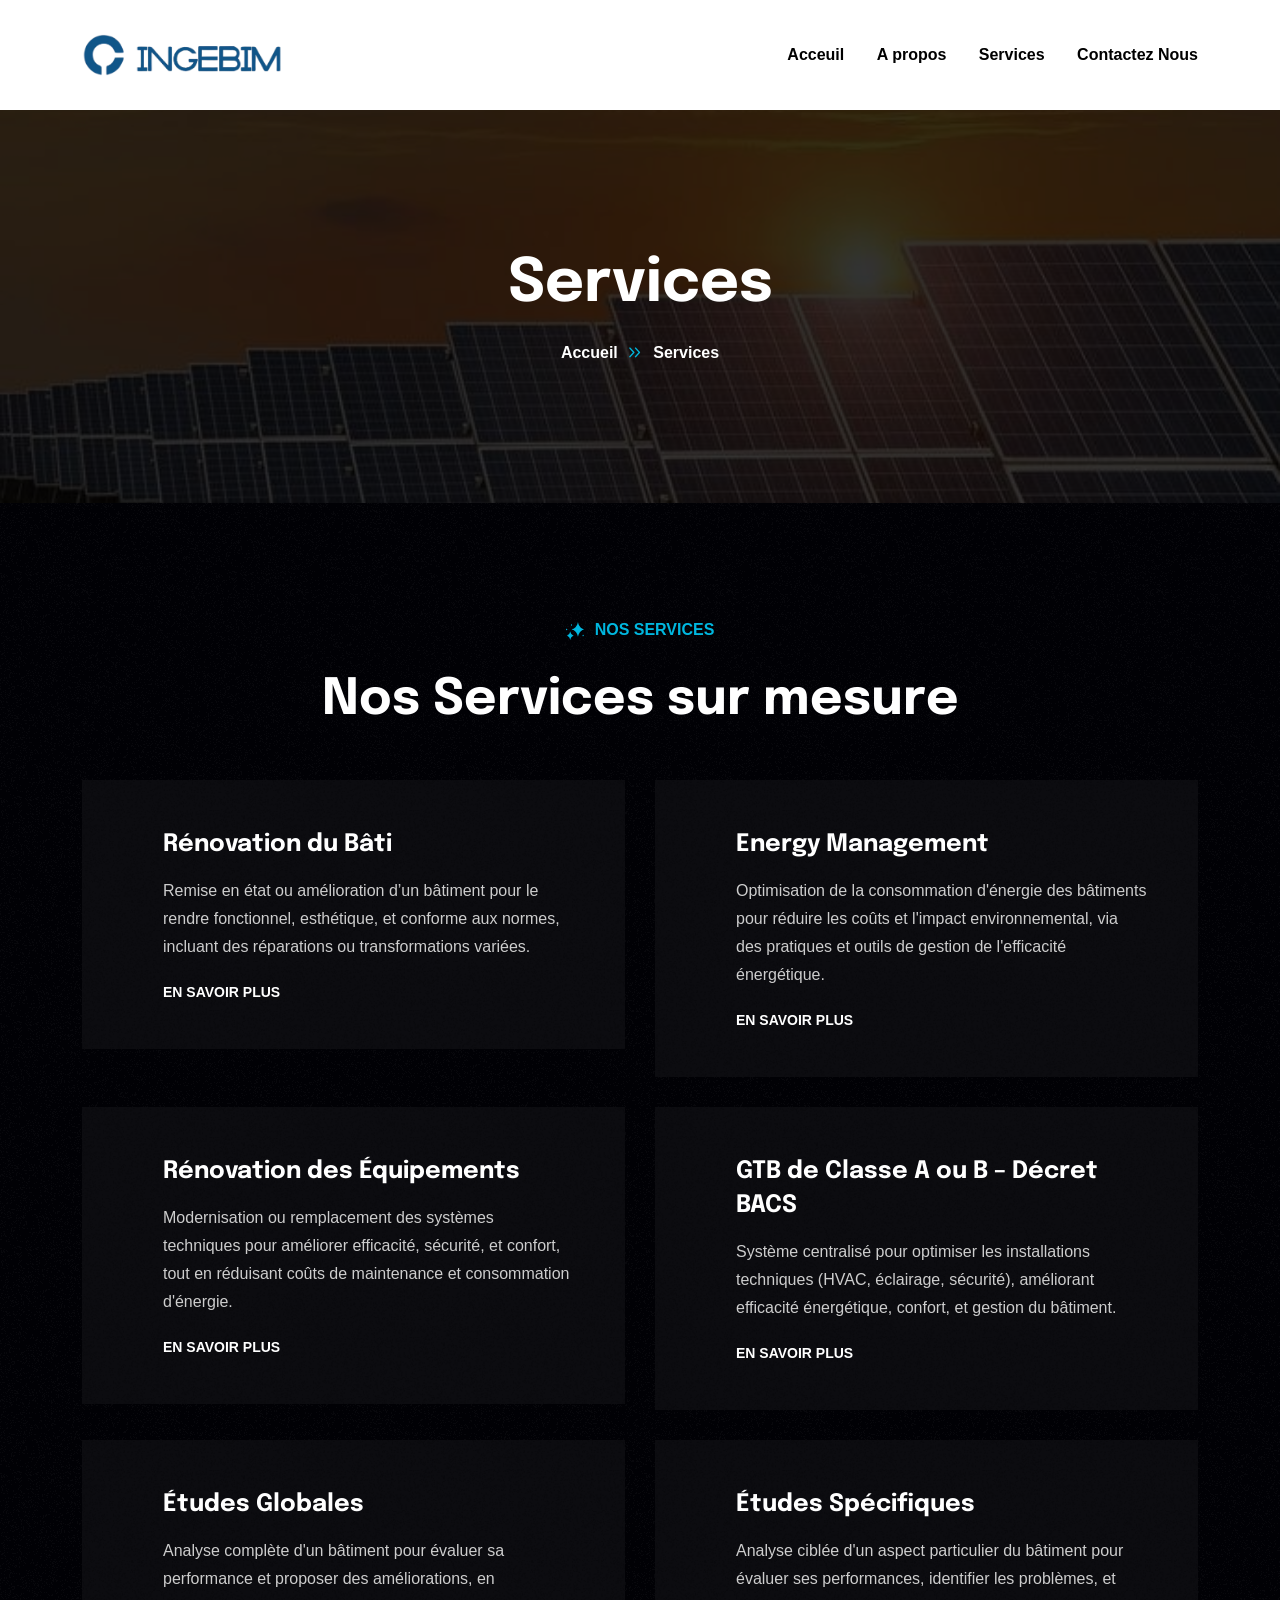
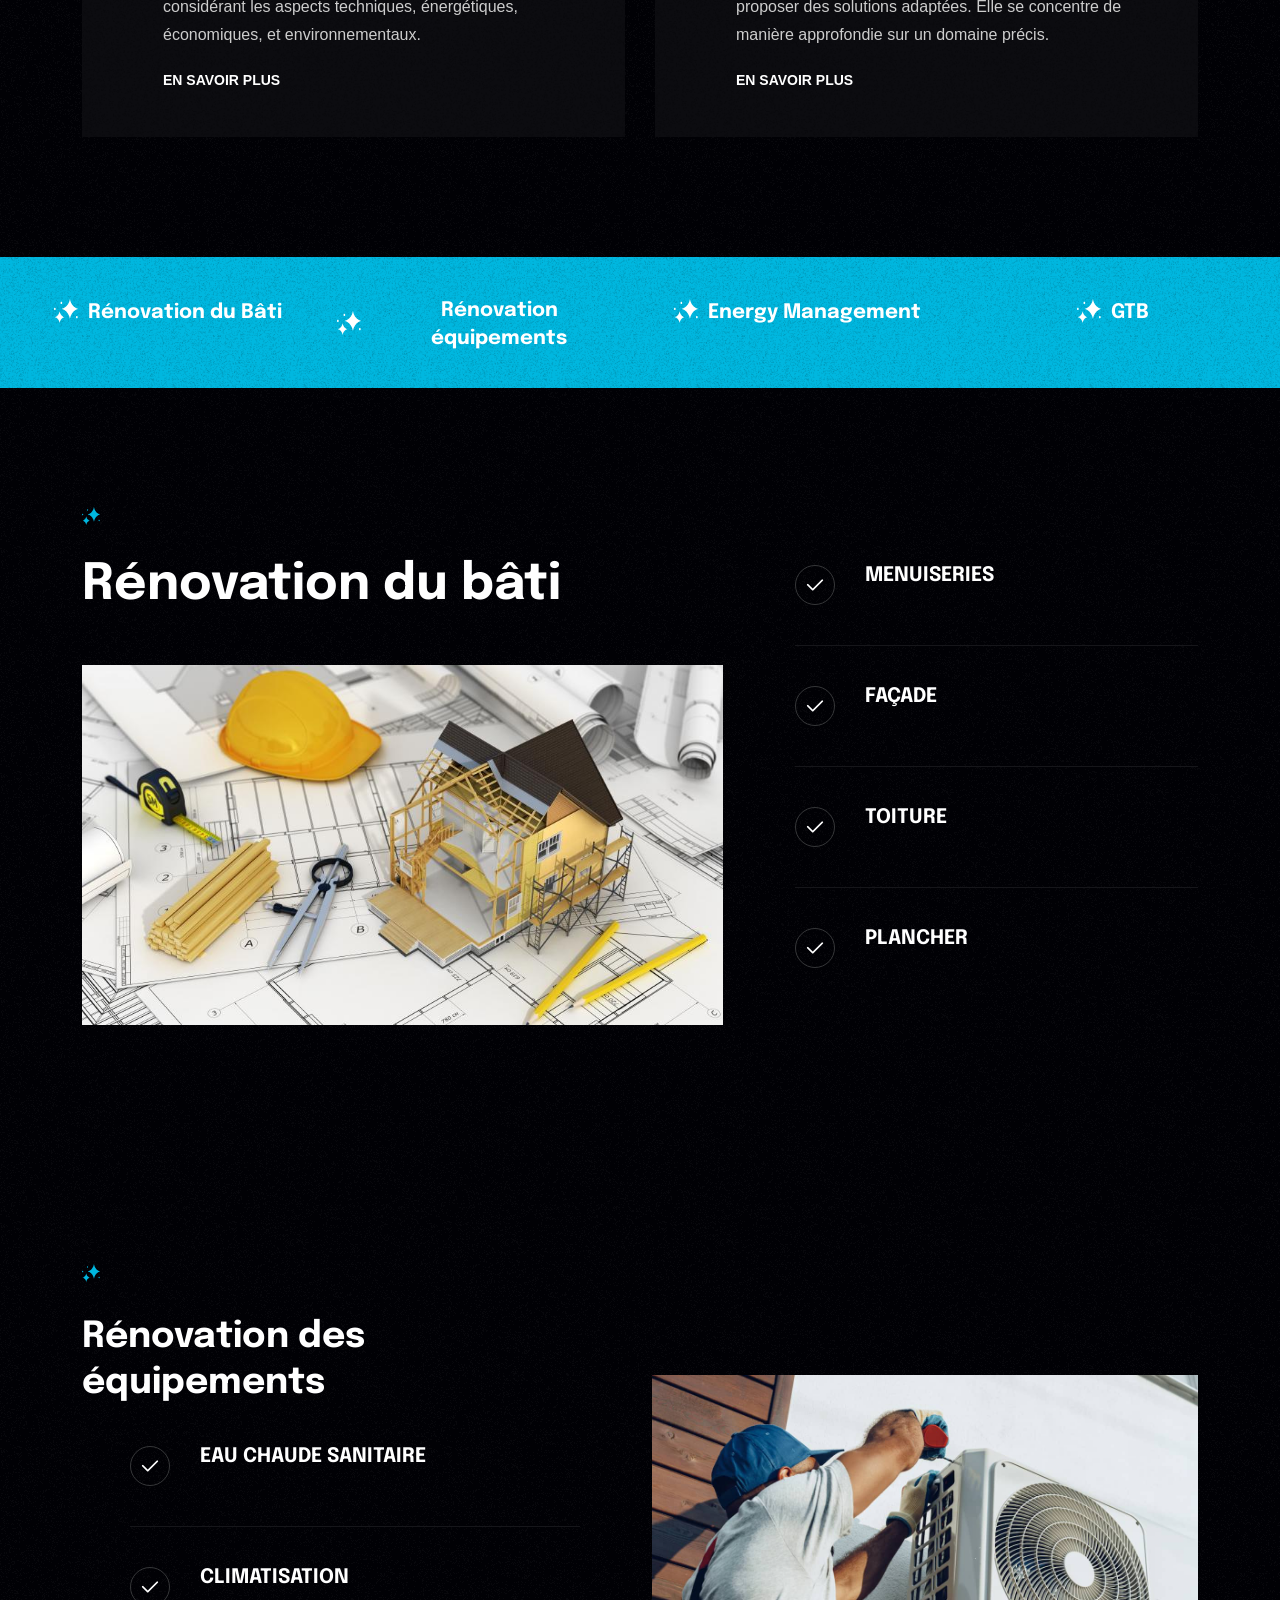
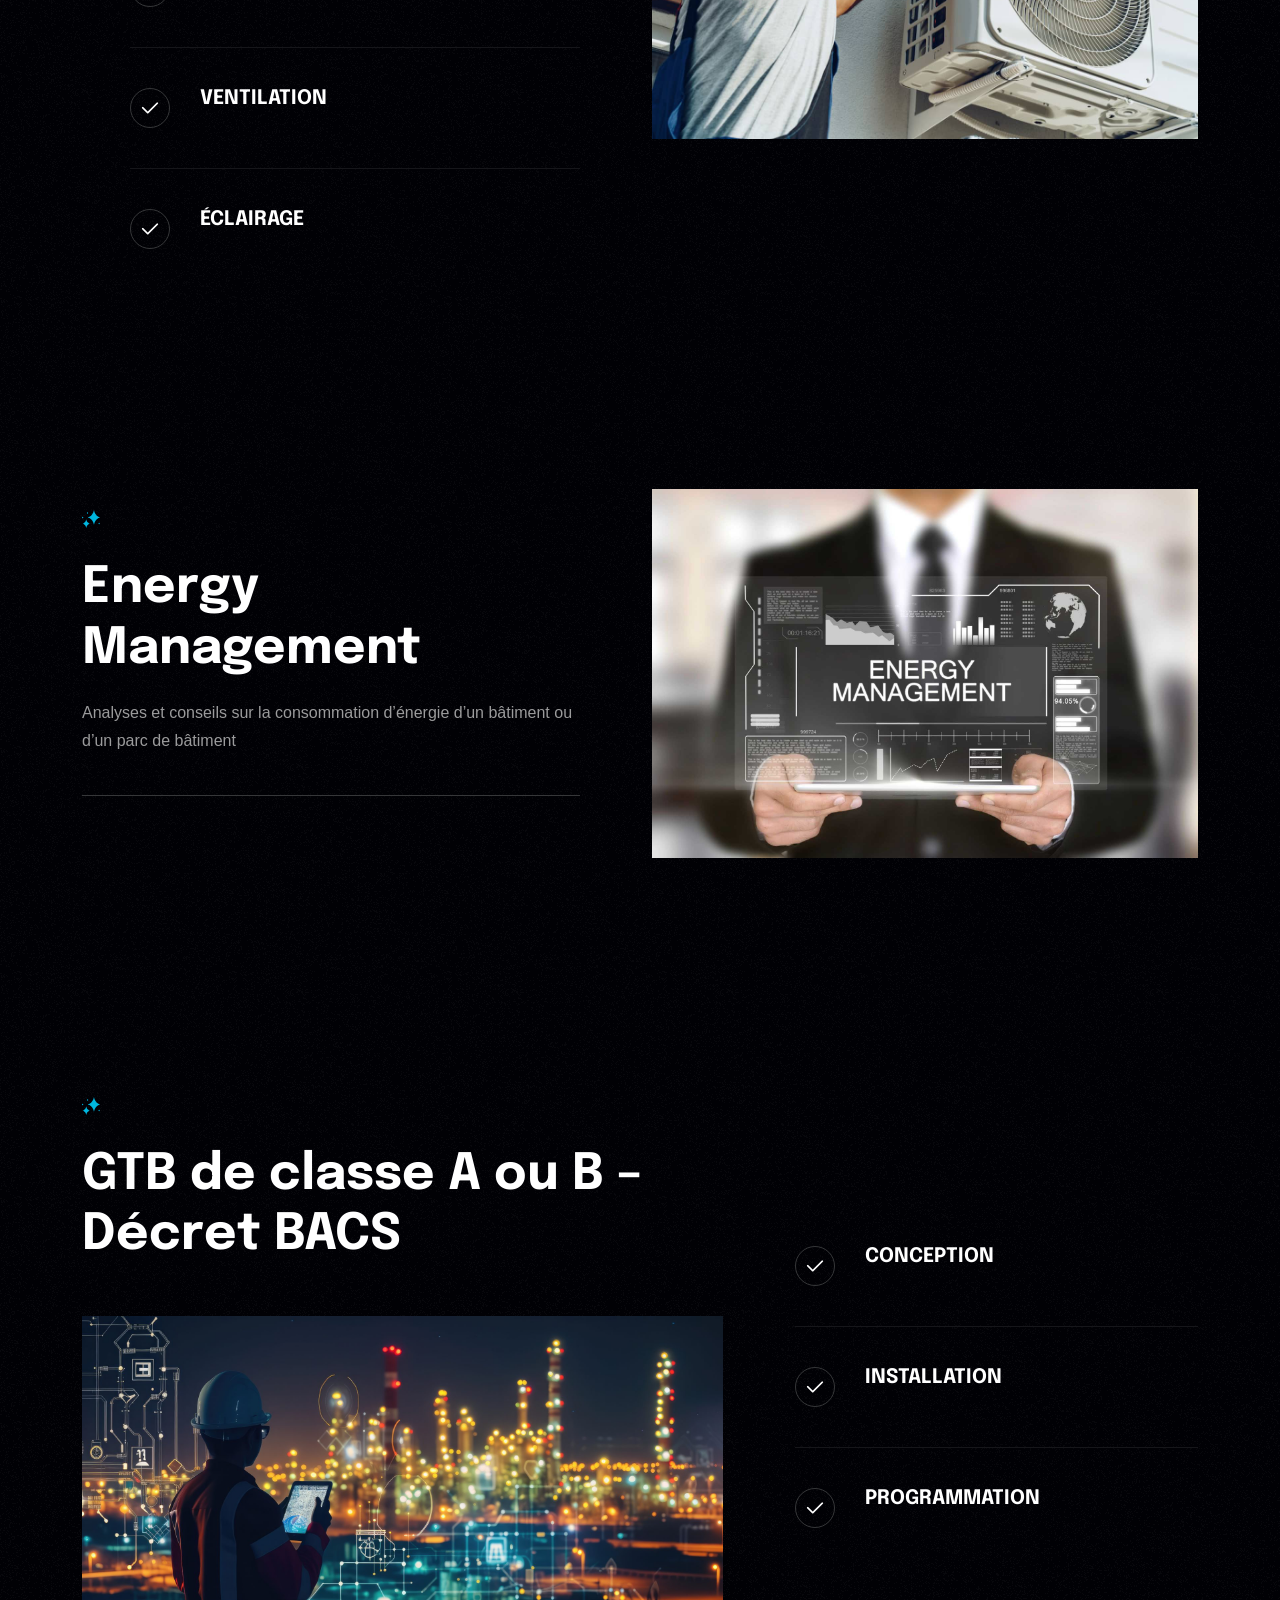
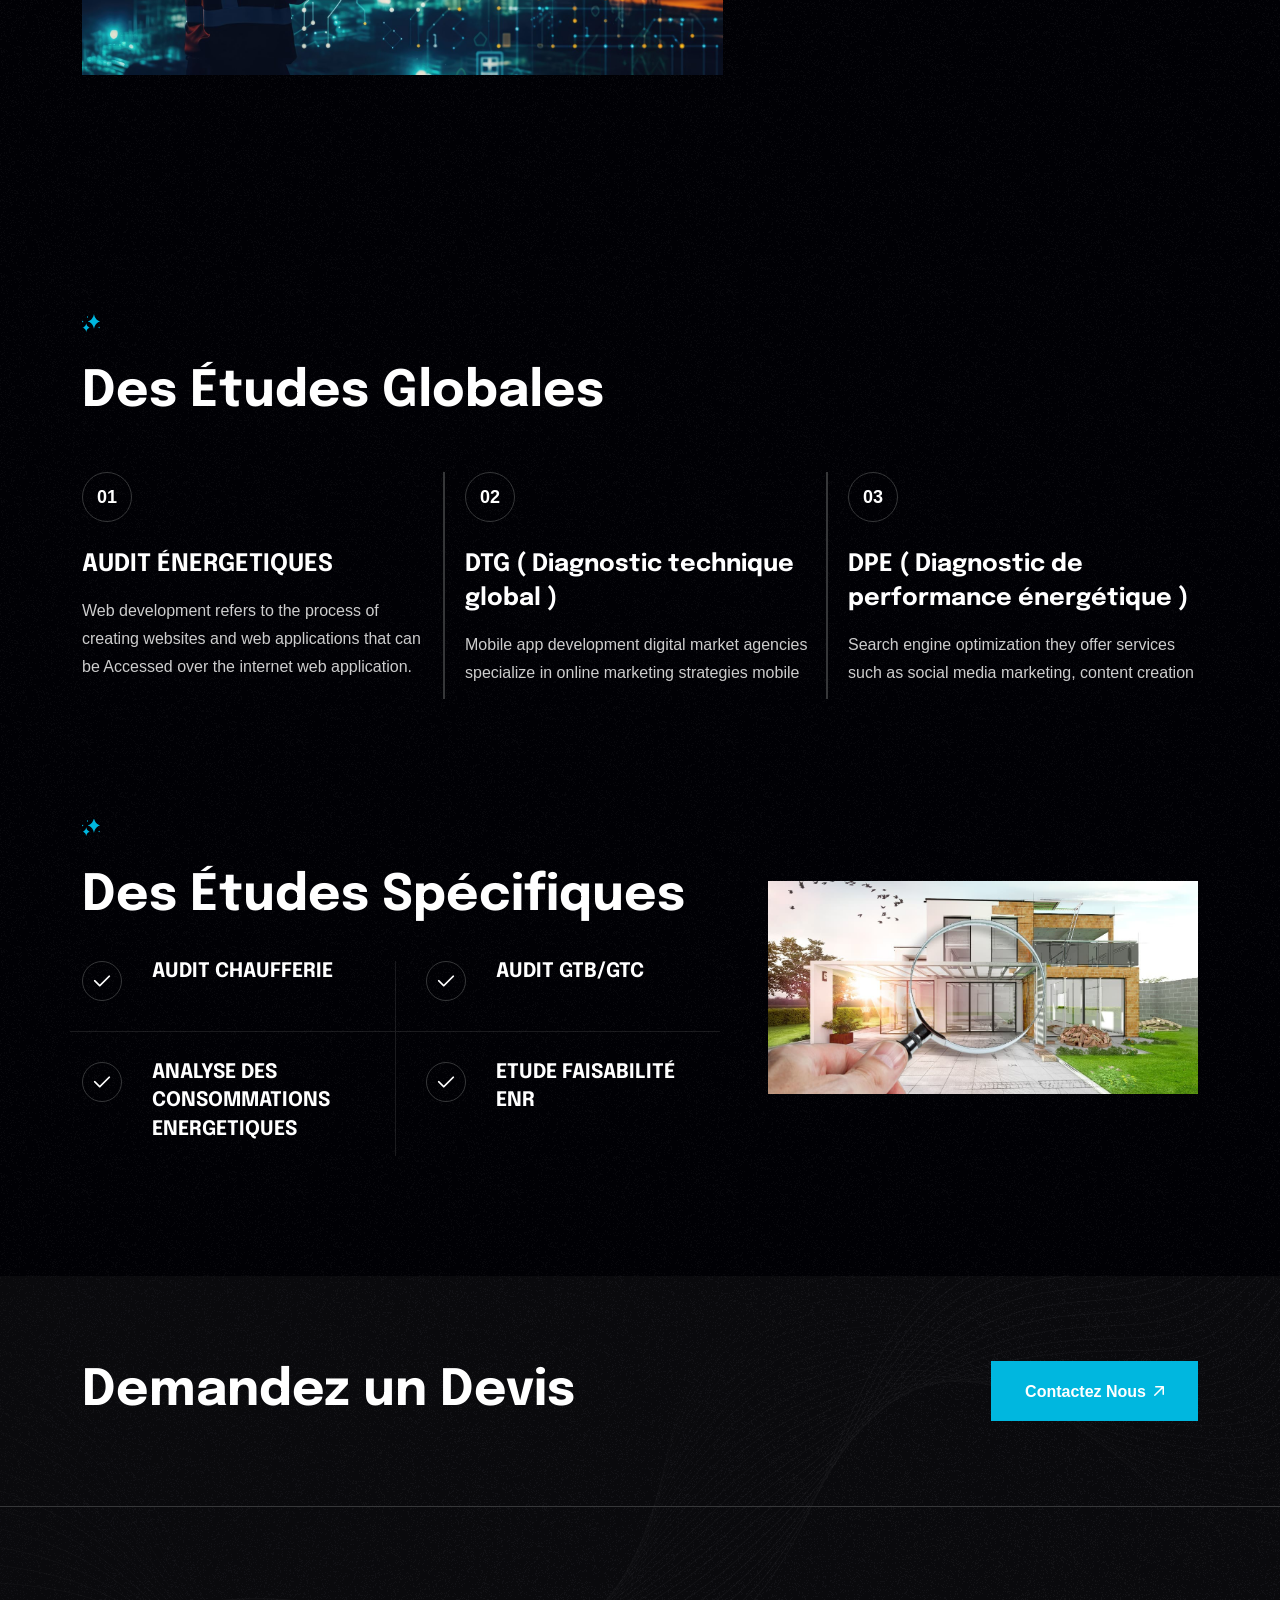
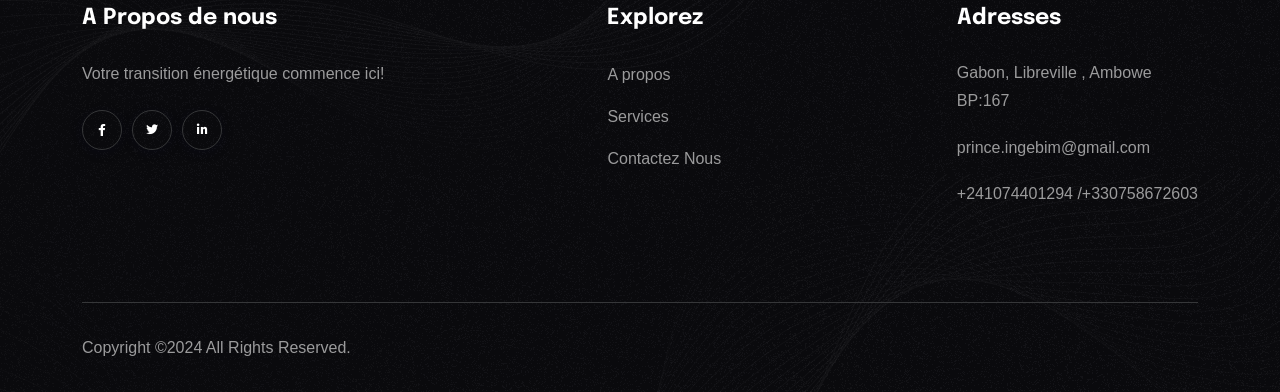
<file: service.html>
<!DOCTYPE html>
<html class="no-js" lang="fr">
  <head>
    <meta charset="utf-8" />
    <meta http-equiv="x-ua-compatible" content="ie=edge" />
    <title>INGÉBIM</title>
    <meta name="author" content="themeholy" />
    <meta name="description" content="INGÉBIM" />
    <meta name="keywords" content="INGÉBIM" />
    <meta name="robots" content="INDEX,FOLLOW" />
    <meta
      name="viewport"
      content="width=device-width,initial-scale=1,shrink-to-fit=no"
    />
    <link
      rel="apple-touch-icon"
      sizes="57x57"
      href="assets/img/favicons/logo-flaticon-57.png"
    />
    <link
      rel="apple-touch-icon"
      sizes="60x60"
      href="assets/img/favicons/logo-flaticon-60.png"
    />
    <link
      rel="apple-touch-icon"
      sizes="72x72"
      href="assets/img/favicons/logo-flaticon-72.png"
    />
    <link
      rel="apple-touch-icon"
      sizes="76x76"
      href="assets/img/favicons/logo-flaticon-76.png"
    />
    <link
      rel="apple-touch-icon"
      sizes="114x114"
      href="assets/img/favicons/logo-flaticon-144.png"
    />
    <link
      rel="apple-touch-icon"
      sizes="120x120"
      href="assets/img/favicons/logo-flaticon-120.png"
    />
    <link
      rel="apple-touch-icon"
      sizes="144x144"
      href="assets/img/favicons/logo-flaticon-144.png"
    />
    <link
      rel="apple-touch-icon"
      sizes="152x152"
      href="assets/img/favicons/apple-icon-152x152.png"
    />
    <link
      rel="apple-touch-icon"
      sizes="180x180"
      href="assets/img/favicons/logo-flaticon-180.png"
    />
    <link
      rel="icon"
      type="image/png"
      sizes="192x192"
      href="assets/img/favicons/logo-flaticon-192.png"
    />
    <link
      rel="icon"
      type="image/png"
      sizes="32x32"
      href="assets/img/favicons/logo-flaticon-32.png"
    />
    <link
      rel="icon"
      type="image/png"
      sizes="96x96"
      href="assets/img/favicons/logo-flaticon-96.png"
    />
    <link
      rel="icon"
      type="image/png"
      sizes="16x16"
      href="assets/img/favicons/logo-flaticon-16.png"
    />
    <link rel="manifest" href="assets/img/favicons/manifest.json" />
    <meta name="msapplication-TileColor" content="#ffffff" />
    <meta
      name="msapplication-TileImage"
      content="assets/img/favicons/ms-icon-144x144.png"
    />
    <meta name="theme-color" content="#ffffff" />
    <link rel="preconnect" href="https://fonts.googleapis.com/" />
    <link rel="preconnect" href="https://fonts.gstatic.com/" crossorigin />
    <link
      href="https://fonts.googleapis.com/css2?family=Epilogue:wght@300;400;500;600;700;800;900&amp;ampfamily=Roboto:wght@300;400;500;700&amp;ampdisplay=swap"
      rel="stylesheet"
    />
    <link rel="stylesheet" href="assets/css/app.min.css" />
    <link rel="stylesheet" href="assets/css/fontawesome.min.css" />
    <link rel="stylesheet" href="assets/css/style.css" />
  </head>
  <body class="dark-theme" data-bg-src="assets/img/bg/dark-bg.png">
    <div class="preloader">
      <button class="th-btn preloaderCls">Fermer</button>
      <div class="preloader-inner">
        <span></span> <span></span> <span></span> <span></span> <span></span>
        <span></span>
      </div>
    </div>
    <div class="sidemenu-wrapper d-none d-lg-block">
      <div class="sidemenu-content">
        <button class="closeButton sideMenuCls">
          <i class="far fa-times"></i>
        </button>
      </div>
    </div>
    
    <div class="th-menu-wrapper">
      <div class="th-menu-area text-center">
        <button class="th-menu-toggle"><i class="fal fa-times"></i></button>
        <div class="mobile-logo">
          <a href="index.html"
            ><img src="assets/img/logo.png" alt="ingebim"
          /></a>
        </div>
        <div class="th-mobile-menu">
          <ul>
            <li>
              <a href="index.html">Acceuil</a>
            </li>
            <li><a href="about.html">A propos</a></li>

            <li>
              <a href="service.html">Services</a>
            </li>

            <li><a href="contact.html">Contactez Nous</a></li>
          </ul>
        </div>
      </div>
    </div>
    <header class="th-header header-layout2">
      <div class="sticky-wrapper">
        <div class="menu-area">
          <div class="container th-container">
            <div class="row align-items-center justify-content-between">
              <div class="col-auto">
                <div class="header-logo">
                  <a href="index.html"
                    ><img src="assets/img/logo.png" style="width: 200px;" alt="ingebim"
                  /></a>
                </div>
              </div>
              <div class="col-auto">
                <nav class="main-menu d-none d-lg-inline-block">
                  <ul>
                    <li>
                      <a href="index.html">Acceuil</a>
                    </li>
                    <li><a href="about.html">A propos</a></li>

                    <li>
                      <a href="service.html">Services</a>
                    </li>

                    <li><a href="contact.html">Contactez Nous</a></li>
                  </ul>
                </nav>
                <button type="button" class="th-menu-toggle d-block d-lg-none">
                  <i class="far fa-bars"></i>
                </button>
              </div>
            </div>
          </div>
        </div>
      </div>
    </header>
    <div
      class="breadcumb-wrapper"
      data-bg-src="assets/img/bg/service-bg.jpeg"
      data-overlay="black"
      data-opacity="8"
    >
      <div class="container">
        <div class="breadcumb-content text-center">
          <h1 class="breadcumb-title">Services</h1>
          <ul class="breadcumb-menu">
            <li><a href="index.html">Accueil</a></li>
            <li>Services</li>
          </ul>
        </div>
      </div>
    </div>
    <section class="shape-mockup-wrap overflow-hidden space">
      <div class="container">
        <div class="title-area text-center">
          <span class="sub-title wow fadeInUp"
            ><img src="assets/img/normal/subtitle-star.svg" alt="img" />Nos
            services</span
          >
          <h2 class="sec-title wow fadeInUp">Nos Services sur mesure</h2>
        </div>
        <div class="row gy-30 gx-30">
          <div class="col-lg-6">
            <div
              class="service-wrap style2 wow fadeInUp"
              data-bg-src="assets/img/bg/feature-bg1.png"
            >
              <div class="service-wrap_bg"></div>
              <div class="service-wrap_icon">
              </div>
              <div class="service-wrap_content">
                <h3 class="box-title">
                  <a href="#service-1">Rénovation du Bâti </a>
                </h3>
                <p class="service-wrap_text">
                  Remise en état ou amélioration d’un bâtiment pour le rendre
                  fonctionnel, esthétique, et conforme aux normes, incluant des
                  réparations ou transformations variées.
                </p>
                <a href="#service-1" class="link-btn"
                  ><i class="fa-solid fa-arrow-up-right me-2"></i>En savoir
                  plus</a
                >
              </div>
            </div>
          </div>
          <div class="col-lg-6">
            <div
              class="service-wrap style2 wow fadeInUp"
              data-bg-src="assets/img/bg/feature-bg1.png"
            >
              <div class="service-wrap_bg"></div>
              <div class="service-wrap_icon">
              </div>
              <div class="service-wrap_content">
                <h3 class="box-title">
                  <a href="#service-3">Energy Management</a>
                </h3>
                <p class="service-wrap_text">
                  Optimisation de la consommation d'énergie des bâtiments pour
                  réduire les coûts et l'impact environnemental, via des
                  pratiques et outils de gestion de l'efficacité énergétique.
                </p>
                <a href="#service-3" class="link-btn"
                  ><i class="fa-solid fa-arrow-up-right me-2"></i>En savoir
                  plus</a
                >
              </div>
            </div>
          </div>
          <div class="col-lg-6">
            <div
              class="service-wrap style2 wow fadeInUp"
              data-bg-src="assets/img/bg/feature-bg1.png"
            >
              <div class="service-wrap_bg"></div>
              <div class="service-wrap_icon">
              </div>
              <div class="service-wrap_content">
                <h3 class="box-title">
                  <a href="#service-2">Rénovation des Équipements</a>
                </h3>
                <p class="service-wrap_text">
                  Modernisation ou remplacement des systèmes techniques pour
                  améliorer efficacité, sécurité, et confort, tout en réduisant
                  coûts de maintenance et consommation d'énergie.
                </p>
                <a href="#service-2" class="link-btn"
                  ><i class="fa-solid fa-arrow-up-right me-2"></i>En savoir
                  plus</a
                >
              </div>
            </div>
          </div>

          <div class="col-lg-6">
            <div
              class="service-wrap style2 wow fadeInUp"
              data-bg-src="assets/img/bg/feature-bg1.png"
            >
              <div class="service-wrap_bg"></div>
              <div class="service-wrap_icon">
              </div>
              <div class="service-wrap_content">
                <h3 class="box-title">
                  <a href="#service-4">GTB de Classe A ou B – Décret BACS</a>
                </h3>
                <p class="service-wrap_text">
                  Système centralisé pour optimiser les installations techniques
                  (HVAC, éclairage, sécurité), améliorant efficacité
                  énergétique, confort, et gestion du bâtiment.
                </p>
                <a href="#service-4" class="link-btn"
                  ><i class="fa-solid fa-arrow-up-right me-2"></i>En savoir
                  plus</a
                >
              </div>
            </div>
          </div>
          <div class="col-lg-6">
            <div
              class="service-wrap style2 wow fadeInUp"
              data-bg-src="assets/img/bg/feature-bg1.png"
            >
              <div class="service-wrap_bg"></div>
              <div class="service-wrap_icon">
              </div>
              <div class="service-wrap_content">
                <h3 class="box-title">
                  <a href="#service-5">Études Globales</a>
                </h3>
                <p class="service-wrap_text">
                  Analyse complète d'un bâtiment pour évaluer sa performance et
                  proposer des améliorations, en considérant les aspects
                  techniques, énergétiques, économiques, et environnementaux.
                </p>
                <a href="#service-5" class="link-btn"
                  ><i class="fa-solid fa-arrow-up-right me-2"></i>En savoir
                  plus</a
                >
              </div>
            </div>
          </div>
          <div class="col-lg-6">
            <div
              class="service-wrap style2 wow fadeInUp"
              data-bg-src="assets/img/bg/feature-bg1.png"
            >
              <div class="service-wrap_bg"></div>
              <div class="service-wrap_icon">
              </div>
              <div class="service-wrap_content">
                <h3 class="box-title">
                  <a href="#service-6">Études Spécifiques</a>
                </h3>
                <p class="service-wrap_text">
                  Analyse ciblée d'un aspect particulier du bâtiment pour
                  évaluer ses performances, identifier les problèmes, et
                  proposer des solutions adaptées. Elle se concentre de manière
                  approfondie sur un domaine précis.
                </p>
                <a href="#service-6" class="link-btn"
                  ><i class="fa-solid fa-arrow-up-right me-2"></i>En savoir
                  plus</a
                >
              </div>
            </div>
          </div>
        </div>
      </div>
    </section>
    <div
      class="feature-area-1 bg-theme"
      data-bg-src="assets/img/bg/feature-bg1.png"
    >
      <div class="container-fluid">
        <div
          class="row feature-slider-1 th-carousel"
          data-slide-show="6"
          data-xl-slide-show="5"
          data-ml-slide-show="4"
          data-lg-slide-show="3"
          data-md-slide-show="2"
          data-sm-slide-show="2"
          data-speed="2000"
          data-autoplay-speed="400"
        >
          <div class="col-sm-6 col-xl-4 col-lg-6 col-md-4">
            <div class="feature-item">
              <div class="feature_icon">
                <img src="assets/img/normal/feature-star.svg" alt="Icon" />
              </div>
              <h3 class="box-title">
                <span>Rénovation du Bâti </span>
              </h3>
            </div>
          </div>
          <div class="col-sm-6 col-xl-4 col-lg-6 col-md-4">
            <div class="feature-item">
              <div class="feature_icon">
                <img src="assets/img/normal/feature-star.svg" alt="Icon" />
              </div>
              <h3 class="box-title">
                <span>Rénovation équipements</span>
              </h3>
            </div>
          </div>
          <div class="col-sm-6 col-xl-4 col-lg-6 col-md-4">
            <div class="feature-item">
              <div class="feature_icon">
                <img src="assets/img/normal/feature-star.svg" alt="Icon" />
              </div>
              <h3 class="box-title">
                <span>Energy Management</span>
              </h3>
            </div>
          </div>
          <div class="col-sm-6 col-xl-4 col-lg-6 col-md-4">
            <div class="feature-item">
              <div class="feature_icon">
                <img src="assets/img/normal/feature-star.svg" alt="Icon" />
              </div>
              <h3 class="box-title">
                <span>GTB</span>
              </h3>
            </div>
          </div>
          <div class="col-sm-6 col-xl-4 col-lg-6 col-md-4">
            <div class="feature-item">
              <div class="feature_icon">
                <img src="assets/img/normal/feature-star.svg" alt="Icon" />
              </div>
              <h3 class="box-title">
                <span>Audits Énergétiques</span>
              </h3>
            </div>
          </div>
          <div class="col-sm-6 col-xl-4 col-lg-6 col-md-4">
            <div class="feature-item">
              <div class="feature_icon">
                <img src="assets/img/normal/feature-star.svg" alt="Icon" />
              </div>
              <h3 class="box-title">
                <span>DTG</span>
              </h3>
            </div>
          </div>

          <div class="col-sm-6 col-xl-4 col-lg-6 col-md-4">
            <div class="feature-item">
              <div class="feature_icon">
                <img src="assets/img/normal/feature-star.svg" alt="Icon" />
              </div>
              <h3 class="box-title">
                <span>Audits Chaufferie</span>
              </h3>
            </div>
          </div>
          <div class="col-sm-6 col-xl-4 col-lg-6 col-md-4">
            <div class="feature-item">
              <div class="feature_icon">
                <img src="assets/img/normal/feature-star.svg" alt="Icon" />
              </div>
              <h3 class="box-title">
                <span>Audit GTB/GTC</span>
              </h3>
            </div>
          </div>
          <div class="col-sm-6 col-xl-4 col-lg-6 col-md-4">
            <div class="feature-item">
              <div class="feature_icon">
                <img src="assets/img/normal/feature-star.svg" alt="Icon" />
              </div>
              <h3 class="box-title">
                <span>Etude Faisabilité ENR</span>
              </h3>
            </div>
          </div>
        </div>
      </div>
    </div>
    <div class="why-area-2 space overflow-hidden" id="service-1">
      <div class="container">
        <div class="row justify-content-between">
          <div class="col-xl-7">
            <div class="title-area">
              <span class="sub-title wow fadeInUp"
                ><img src="assets/img/normal/subtitle-star.svg" alt="img" />
                </span
              >
              <h2 class="sec-title text-white wow fadeInUp">
                Rénovation du bâti
              </h2>
            </div>
            <div class="th-video"  data-opacity="6">
              <img src="assets/img/service/service-1.jpeg" alt="img" />
            </div>
          </div>
          <div class="col-xl-5 align-self-center">
            <div class="wcu-wrap2 ms-xl-5 mt-xl-0 mt-40">
              <div class="wcu-wrap wow fadeInUp">
                <div class="wcu-wrap_icon"><i class="far fa-check"></i></div>
                <div class="wcu-wrap_details">
                  <h3 class="box-title">MENUISERIES</h3>
                </div>
              </div>
              <div class="wcu-wrap wow fadeInUp">
                <div class="wcu-wrap_icon"><i class="far fa-check"></i></div>
                <div class="wcu-wrap_details">
                  <h3 class="box-title">FAÇADE</h3>
                  <!-- <p class="wcu-wrap_text">
                    The specific services offered by an agency team can vary
                    depending on their expertise.
                  </p>
                  <div class="btn-wrap">
                    <a href="service-details.html" class="link-btn"
                      ><i class="fa-solid fa-arrow-up-right me-2"></i>Read
                      More</a
                    >
                  </div> -->
                </div>
              </div>
              <div class="wcu-wrap wow fadeInUp">
                <div class="wcu-wrap_icon"><i class="far fa-check"></i></div>
                <div class="wcu-wrap_details">
                  <h3 class="box-title">TOITURE</h3>
                  <!-- <p class="wcu-wrap_text">
                    The specific services offered by an agency team can vary
                    depending on their expertise.
                  </p>
                  <div class="btn-wrap">
                    <a href="service-details.html" class="link-btn"
                      ><i class="fa-solid fa-arrow-up-right me-2"></i>Read
                      More</a
                    >
                  </div> -->
                </div>
              </div>
              <div class="wcu-wrap wow fadeInUp">
                <div class="wcu-wrap_icon"><i class="far fa-check"></i></div>
                <div class="wcu-wrap_details">
                  <h3 class="box-title">PLANCHER</h3>
                </div>
              </div>
            </div>
          </div>
        </div>
      </div>
    </div>
    <div class="about-area-3 space overflow-hidden" id="service-2">
      <div class="container">
        <div class="row align-items-center">
          <div class="col-lg-6 order-lg-2">
            <div class="img-box3 mb-40 mb-lg-0 wow fadeInUp">
              <div class="img1">
                <img
                  class="tilt-active"
                  src="assets/img/service/installation-clim-2.jpg"
                  alt="About"
                />
              </div>
              
            </div>
          </div>
          <div class="col-lg-6">
            <div class="me-xl-5">
              <div class="title-area mb-40">
                <span class="sub-title wow fadeInUp"
                  ><img src="assets/img/normal/subtitle-star.svg" alt="img" />
                  </span
                >
                <h3 class="sec-title wow fadeInUp">
                  Rénovation des équipements
                </h3>
              </div>
                <div class="wcu-wrap2 ms-xl-5 mt-xl-0 mt-40">
                  <div class="wcu-wrap wow fadeInUp">
                    <div class="wcu-wrap_icon">
                      <i class="far fa-check"></i>
                    </div>
                    <div class="wcu-wrap_details">
                      <h3 class="box-title">EAU CHAUDE SANITAIRE</h3>
                    </div>
                  </div>
                  <div class="wcu-wrap wow fadeInUp">
                    <div class="wcu-wrap_icon">
                      <i class="far fa-check"></i>
                    </div>
                    <div class="wcu-wrap_details">
                      <h3 class="box-title">CLIMATISATION</h3>
                      <!-- <p class="wcu-wrap_text">
                    The specific services offered by an agency team can vary
                    depending on their expertise.
                  </p>
                  <div class="btn-wrap">
                    <a href="service-details.html" class="link-btn"
                      ><i class="fa-solid fa-arrow-up-right me-2"></i>Read
                      More</a
                    >
                  </div> -->
                    </div>
                  </div>
                  <div class="wcu-wrap wow fadeInUp">
                    <div class="wcu-wrap_icon">
                      <i class="far fa-check"></i>
                    </div>
                    <div class="wcu-wrap_details">
                      <h3 class="box-title">VENTILATION</h3>
                      <!-- <p class="wcu-wrap_text">
                    The specific services offered by an agency team can vary
                    depending on their expertise.
                  </p>
                  <div class="btn-wrap">
                    <a href="service-details.html" class="link-btn"
                      ><i class="fa-solid fa-arrow-up-right me-2"></i>Read
                      More</a
                    >
                  </div> -->
                    </div>
                  </div>
                  <div class="wcu-wrap wow fadeInUp">
                    <div class="wcu-wrap_icon">
                      <i class="far fa-check"></i>
                    </div>
                    <div class="wcu-wrap_details">
                      <h3 class="box-title">ÉCLAIRAGE</h3>
                    </div>
                  </div>
                </div>
              </div>
            </div>
          </div>
        </div>
      </div>
    </div>
    <div class="about-area-3 space overflow-hidden" id="service-4">
      <div class="container">
        <div class="row align-items-center">
          <div class="col-lg-6 order-lg-2">
            <div class="img-box3 mb-40 mb-lg-0 wow fadeInUp">
              <div class="img1">
                <img
                  class="tilt-active"
                  src="assets/img/service/Energy-Management1.jpg"
                  alt="About"
                />
              </div>
              
            </div>
          </div>
          <div class="col-lg-6">
            <div class="me-xl-5">
              <div class="title-area mb-40">
                <span class="sub-title wow fadeInUp"
                  ><img src="assets/img/normal/subtitle-star.svg" alt="img" />
                  </span
                >
                <h2 class="sec-title wow fadeInUp">
                  Energy Management

                </h2>
                <p class="mt-20 wow fadeInUp sec-text">
                  Analyses et conseils sur la consommation d’énergie d’un bâtiment ou d’un parc de bâtiment

                </p>
              </div>
              <div class="about-info-wrap wow fadeInUp">
              </div>
            </div>
          </div>
        </div>
      </div>
    </div>
    <div class="why-area-2 space overflow-hidden" id="service-3">
      <div class="container">
        <div class="row justify-content-between">
          <div class="col-xl-7">
            <div class="title-area">
              <span class="sub-title wow fadeInUp"
                ><img src="assets/img/normal/subtitle-star.svg" alt="img" />
                 </span
              >
              <h2 class="sec-title text-white wow fadeInUp">
                GTB de classe A ou B – Décret BACS
              </h2>
            </div>
            <div class="th-video"  data-opacity="6">
              <img src="assets/img/service/Gestion-energie-batiment-scaled.jpeg" alt="img" />
            </div>
          </div>
          <div class="col-xl-5 align-self-center">
            <div class="wcu-wrap2 ms-xl-5 mt-xl-0 mt-40">
              <div class="wcu-wrap wow fadeInUp">
                <div class="wcu-wrap_icon"><i class="far fa-check"></i></div>
                <div class="wcu-wrap_details">
                  <h3 class="box-title">CONCEPTION</h3>
                  
                </div>
              </div>
              <div class="wcu-wrap wow fadeInUp">
                <div class="wcu-wrap_icon"><i class="far fa-check"></i></div>
                <div class="wcu-wrap_details">
                  <h3 class="box-title">INSTALLATION</h3>
                  
                </div>
              </div>
              <div class="wcu-wrap wow fadeInUp">
                <div class="wcu-wrap_icon"><i class="far fa-check"></i></div>
                <div class="wcu-wrap_details">
                  <h3 class="box-title">PROGRAMMATION</h3>
                  
                </div>
              </div>
            </div>
          </div>
        </div>
      </div>
    </div>
    
    <section class="shape-mockup-wrap overflow-hidden space" id="service-5">
      <div class="container">
        <div class="row align-items-center">
          <div class="col-lg-8">
            <div class="title-area">
              <span class="sub-title wow fadeInUp"
                ><img src="assets/img/normal/subtitle-star.svg" alt="img" /></span
              >
              <h2 class="sec-title wow fadeInUp">Des Études Globales</h2>
            </div>
          </div>
          <div class="col-lg-4">
            
          </div>
        </div>
        <div class="row justify-content-between gy-40">
          <div class="col-xl-auto col-lg-4 service-counter-divider">
            <div class="service-wrap style4 wow fadeInUp">
              
              <div class="service-wrap_number">01</div>
              <div class="service-wrap_content">
                <h3 class="box-title">
                  <span>AUDIT ÉNERGETIQUES</span>
                </h3>
                <p class="service-wrap_text">
                  Web development refers to the process of creating websites and
                  web applications that can be Accessed over the internet web
                  application.
                </p>
                
              </div>
            </div>
          </div>
          <div class="col-xl-auto col-lg-4 service-counter-divider">
            <div class="service-wrap style4 wow fadeInUp">
              
              <div class="service-wrap_number">02</div>
              <div class="service-wrap_content">
                <h3 class="box-title">
                  <span>DTG ( Diagnostic technique global )</span>
                </h3>
                <p class="service-wrap_text">
                  Mobile app development digital market agencies specialize in
                  online marketing strategies mobile 
                </p>
                
              </div>
            </div>
          </div>
          <div class="col-xl-auto col-lg-4 service-counter-divider">
            <div class="service-wrap style4 wow fadeInUp">
              
              <div class="service-wrap_number">03</div>
              <div class="service-wrap_content">
                <h3 class="box-title">
                  <span>DPE ( Diagnostic de performance énergétique )</span>
                </h3>
                <p class="service-wrap_text">
                  Search engine optimization they offer services such as social
                  media marketing, content creation 
                </p>
                
              </div>
            </div>
          </div>
        </div>
      </div>
    </section>

    
    <div class="why-area-1 space-bottom overflow-hidden" id="service-6">
      <div class="container">
        <div class="row gx-60 justify-content-between">
          <div class="col-xl-5 order-xl-2 align-self-center">
            <div
              class="wcu-thumb-1 text-xl-end mb-xl-0 mb-40 wow fadeInUp tilt-active"
            >
              <img src="assets/img/service/audit-energetique.jpg" alt="img" />
            </div>
          </div>
          <div class="col-xl-7 order-xl-1">
            <div class="wcu-wrap1">
              <div class="title-area mb-35">
                <span class="sub-title wow fadeInUp"
                  ><img src="assets/img/normal/subtitle-star.svg" alt="img" />
                 </span
                >
                <h2 class="sec-title text-white wow fadeInUp">
                  Des Études Spécifiques 
                </h2>
              </div>
              <div class="row">
                <div class="col-md-6 wcu-grid">
                  <div class="wcu-wrap wow fadeInUp">
                    <div class="wcu-wrap_icon">
                      <i class="far fa-check"></i>
                    </div>
                    <div class="wcu-wrap_details">
                      <h3 class="box-title">AUDIT CHAUFFERIE</h3>
                      
                    </div>
                  </div>
                </div>
                <div class="col-md-6 wcu-grid">
                  <div class="wcu-wrap wow fadeInUp">
                    <div class="wcu-wrap_icon">
                      <i class="far fa-check"></i>
                    </div>
                    <div class="wcu-wrap_details">
                      <h3 class="box-title">AUDIT GTB/GTC</h3>
                      
                    </div>
                  </div>
                </div>
                <div class="col-md-6 wcu-grid">
                  <div class="wcu-wrap wow fadeInUp">
                    <div class="wcu-wrap_icon">
                      <i class="far fa-check"></i>
                    </div>
                    <div class="wcu-wrap_details">
                      <h3 class="box-title">ANALYSE DES CONSOMMATIONS ENERGETIQUES</h3>
                      
                    </div>
                  </div>
                </div>
                <div class="col-md-6 wcu-grid">
                  <div class="wcu-wrap wow fadeInUp">
                    <div class="wcu-wrap_icon">
                      <i class="far fa-check"></i>
                    </div>
                    <div class="wcu-wrap_details">
                      <h3 class="box-title">ETUDE FAISABILITÉ ENR </h3>
                      
                    </div>
                  </div>
                </div>
              </div>
            </div>
          </div>
        </div>
      </div>
    </div>
    
    <footer
      class="footer-wrapper footer-layout1"
      data-bg-src="assets/img/bg/footer-bg.png"
    >
      <div class="cta-area-1">
        <div class="container">
          <div class="row align-items-center justify-content-between">
            <div class="col-lg-auto">
              <div class="title-area mb-lg-0 text-lg-start text-center">
                <h2 class="sec-title mb-0 text-white">
                  Demandez un Devis </Data>
                </h2>
              </div>
            </div>
            <div class="col-lg-auto text-center">
              <a href="contact.html" class="th-btn"
                >Contactez Nous<i class="fa-regular fa-arrow-up-right ms-2"></i
              ></a>
            </div>
          </div>
        </div>
      </div>

      <div class="widget-area">
        <div class="container">
          <div class="row justify-content-between">
            <div class="col-md-6 col-xxl-4 col-lg-4">
              <div class="widget footer-widget">
                <div class="th-widget-about">
                  <h3 class="widget_title">A Propos de nous</h3>
                  <p class="about-text">
                    Votre transition énergétique commence ici!
                  </p>
                  <div class="th-social style-border">
                    <a href="https://www.facebook.com/"
                      ><i class="fab fa-facebook-f"></i
                    ></a>
                    <a href="https://www.twitter.com/"
                      ><i class="fab fa-twitter"></i
                    ></a>
                    <a href="https://www.linkedin.com/"
                      ><i class="fab fa-linkedin-in"></i
                    ></a>
                  </div>
                </div>
              </div>
            </div>
            <div class="col-md-6 col-xl-auto col-lg-4">
              <div class="widget widget_nav_menu footer-widget">
                <h3 class="widget_title">Explorez</h3>
                <div class="menu-all-pages-container">
                  <ul class="menu">
                    <li><a href="about.html"> A propos </a></li>
                    <li><a href="service.html">Services</a></li>
                    <li><a href="contact.html">Contactez Nous</a></li>
                  </ul>
                </div>
              </div>
            </div>
            <div class="col-md-6 col-xl-auto col-lg-4">
              <div class="widget footer-widget">
                <h3 class="widget_title">Adresses</h3>
                <div class="th-widget-contact">
                  <div class="info-box">
                    <p class="info-box_text">
                      Gabon, Libreville , Ambowe<br />BP:167
                    </p>
                  </div>
                  <div class="info-box">
                    <a href="mailto:prince.ingebim@gmail.com" class="info-box_link"
                      >prince.ingebim@gmail.com</a
                    >
                  </div>
                  <div class="info-box">
                    <a href="tel:241074401294" class="info-box_link"
                      >+241074401294 / <br>
                    </a>
                    <a href="tel:330758672603" class="info-box_link">
                      +330758672603
                    </a>
                  </div>
                </div>
              </div>
            </div>
          </div>
        </div>
      </div>
      <div class="container">
        <div class="copyright-wrap">
          <div class="row justify-content-between align-items-center">
            <div class="col-md-6">
              <p class="copyright-text">Copyright ©2024 All Rights Reserved.</p>
            </div>
          </div>
        </div>
      </div>
    </footer>
    <div class="scroll-top">
      <svg
        class="progress-circle svg-content"
        width="100%"
        height="100%"
        viewBox="-1 -1 102 102"
      >
        <path
          d="M50,1 a49,49 0 0,1 0,98 a49,49 0 0,1 0,-98"
          style="
            transition: stroke-dashoffset 10ms linear 0s;
            stroke-dasharray: 307.919, 307.919;
            stroke-dashoffset: 307.919;
          "
        ></path>
      </svg>
    </div>
    <script src="assets/js/vendor/jquery-3.6.0.min.js"></script>
    <script src="assets/js/app.min.js"></script>
    <script src="assets/js/main.js"></script>
  </body>
</html>
</file>
<file: assets/css/style.css>
@use "sass:math";
:root {
  --theme-color: #00b7df;
  --theme-color2: #defd5f;
  --title-color: #090909;
  --dark-color: #090909;
  --body-color: #363739;
  --smoke-color: #e6e6e6;
  --smoke-color2: #f6f6f6;
  --black-color: #000000;
  --black-color2: #0c0c10;
  --gray-color: #cdcdcd;
  --white-color: #ffffff;
  --light-color: #72849b;
  --yellow-color: #ffb539;
  --success-color: #28a745;
  --error-color: #dc3545;
  --border-color: #363739;
  --title-font: "Epilogue", sans-serif;
  --body-font: "Roboto", sans-serif;
  --icon-font: "Font Awesome 6 Pro";
  --main-container: 1290px;
  --container-gutters: 30px;
  --section-space: 120px;
  --section-space-mobile: 80px;
  --section-title-space: 60px;
  --ripple-ani-duration: 5s;
}
html,
body {
  scroll-behavior: auto !important;
}
body {
  font-family: var(--body-font);
  font-size: 16px;
  font-weight: 400;
  color: var(--body-color);
  line-height: 26px;
  overflow-x: hidden;
  -webkit-font-smoothing: antialiased;
  position: relative;
}
body.dark-theme {
  background: #020206;
  --title-color: #ffffff;
  --body-color: #9b9b9c;
}
body.dark-theme select,
body.dark-theme .form-control,
body.dark-theme .form-select,
body.dark-theme textarea,
body.dark-theme input {
  color: var(--white-color);
}
iframe {
  border: none;
  width: 100%;
}
.slick-slide:focus,
button:focus,
a:focus,
a:active,
input,
input:hover,
input:focus,
input:active,
textarea,
textarea:hover,
textarea:focus,
textarea:active {
  outline: none;
}
input:focus {
  outline: none;
  box-shadow: none;
}
img:not([draggable]),
embed,
object,
video {
  max-width: 100%;
  height: auto;
}
ul {
  list-style-type: disc;
}
ol {
  list-style-type: decimal;
}
table {
  margin: 0 0 1.5em;
  width: 100%;
  border-collapse: collapse;
  border-spacing: 0;
  border: 1px solid var(--border-color);
}
th {
  font-weight: 700;
  color: var(--title-color);
}
td,
th {
  border: 1px solid var(--border-color);
  padding: 9px 12px;
}
a {
  color: var(--theme-color);
  text-decoration: none;
  outline: 0;
  -webkit-transition: all ease 0.4s;
  transition: all ease 0.4s;
}
a:hover {
  color: var(--title-color);
}
a:active,
a:focus,
a:hover,
a:visited {
  text-decoration: none;
  outline: 0;
}
button {
  -webkit-transition: all ease 0.4s;
  transition: all ease 0.4s;
}
img {
  border: none;
  max-width: 100%;
}
ins {
  text-decoration: none;
}
pre {
  font-family: var(--body-font);
  background: #f5f5f5;
  color: #666;
  font-size: 14px;
  margin: 20px 0;
  overflow: auto;
  padding: 20px;
  white-space: pre-wrap;
  word-wrap: break-word;
}
span.ajax-loader:empty,
p:empty {
  display: none;
}
p {
  font-family: var(--body-font);
  margin: 0 0 18px 0;
  color: var(--body-color);
  line-height: 1.75;
}
h1 a,
h2 a,
h3 a,
h4 a,
h5 a,
h6 a,
p a,
span a {
  font-size: inherit;
  font-family: inherit;
  font-weight: inherit;
  line-height: inherit;
}
.h1,
h1,
.h2,
h2,
.h3,
h3,
.h4,
h4,
.h5,
h5,
.h6,
h6 {
  font-family: var(--title-font);
  color: var(--title-color);
  text-transform: none;
  font-weight: 700;
  line-height: 1.4;
  margin: 0 0 15px 0;
}
.h1,
h1 {
  font-size: 60px;
  line-height: 1.167;
}
.h2,
h2 {
  font-size: 50px;
  line-height: 1.208;
}
.h3,
h3 {
  font-size: 36px;
  line-height: 1.278;
}
.h4,
h4 {
  font-size: 30px;
  line-height: 1.333;
}
.h5,
h5 {
  font-size: 24px;
  line-height: 1.417;
}
.h6,
h6 {
  font-size: 20px;
  line-height: 1.5;
}
@media (max-width: 1200px) {
  .h2,
  h2 {
    font-size: 42px;
  }
}
@media (max-width: 1199px) {
  .h1,
  h1 {
    font-size: 44px;
    line-height: 1.3;
  }
  .h2,
  h2 {
    font-size: 36px;
    line-height: 1.3;
  }
  .h3,
  h3 {
    font-size: 30px;
  }
  .h4,
  h4 {
    font-size: 24px;
  }
  .h5,
  h5 {
    font-size: 20px;
  }
  .h6,
  h6 {
    font-size: 16px;
  }
}
@media (max-width: 767px) {
  .h1,
  h1 {
    font-size: 40px;
  }
  .h2,
  h2 {
    font-size: 34px;
    line-height: 1.3;
  }
  .h3,
  h3 {
    font-size: 26px;
  }
  .h4,
  h4 {
    font-size: 22px;
  }
  .h5,
  h5 {
    font-size: 18px;
  }
  .h6,
  h6 {
    font-size: 16px;
  }
}
@media (max-width: 575px) {
  .h1,
  h1 {
    font-size: 34px;
    line-height: 1.35;
  }
  .h2,
  h2 {
    font-size: 28px;
  }
}
@media (max-width: 375px) {
  .h1,
  h1 {
    font-size: 32px;
  }
}
@media (max-width: 1399px) {
  :root {
    --main-container: 1250px;
  }
}
@media only screen and (min-width: 1300px) {
  .container-xxl,
  .container-xl,
  .container-lg,
  .container-md,
  .container-sm,
  .container {
    max-width: calc(var(--main-container) + var(--container-gutters));
    padding-left: calc(var(--container-gutters) / 2);
    padding-right: calc(var(--container-gutters) / 2);
  }
  .container-xxl.px-0,
  .container-xl.px-0,
  .container-lg.px-0,
  .container-md.px-0,
  .container-sm.px-0,
  .container.px-0 {
    max-width: var(--main-container);
  }
}
@media only screen and (min-width: 1300px) {
  .th-container {
    --main-container: 1605px;
  }
}
@media only screen and (max-width: 1600px) {
  .container-fluid.px-0 {
    padding-left: 15px !important;
    padding-right: 15px !important;
  }
  .container-fluid.px-0 .row {
    margin-left: 0 !important;
    margin-right: 0 !important;
  }
}
.th-container2 {
  max-width: 1790px;
}
.th-container3 {
  max-width: 1520px;
}
.round-container {
  max-width: 1620px;
  margin-left: auto;
  margin-right: auto;
  border-radius: 20px;
  position: relative;
  z-index: 2;
  overflow: hidden;
}
@media (max-width: 1199px) {
  .round-container {
    border-radius: 0;
  }
}
.slick-track > [class*="col"] {
  -webkit-flex-shrink: 0;
  -ms-flex-negative: 0;
  flex-shrink: 0;
  width: 100%;
  max-width: 100%;
  padding-right: calc(var(--bs-gutter-x) / 2);
  padding-left: calc(var(--bs-gutter-x) / 2);
  margin-top: var(--bs-gutter-y);
}
.gy-30 {
  --bs-gutter-y: 30px;
}
.gy-40 {
  --bs-gutter-y: 40px;
}
.gy-50 {
  --bs-gutter-y: 50px;
}
.gy-80 {
  --bs-gutter-y: 80px;
}
@media (max-width: 991px) {
  .gy-80 {
    --bs-gutter-y: 40px;
  }
}
.gx-10 {
  --bs-gutter-x: 10px;
}
.gy-30 {
  --bs-gutter-x: 30px;
}
.gx-60 {
  --bs-gutter-x: 60px;
}
@media (min-width: 1299px) {
  .gx-70 {
    --bs-gutter-x: 70px;
  }
}
@media (min-width: 1399px) {
  .gx-30 {
    --bs-gutter-x: 30px;
  }
  .gx-25 {
    --bs-gutter-x: 25px;
  }
  .gx-40 {
    --bs-gutter-x: 40px;
  }
}
@media (max-width: 1399px) {
  .col-lg-4.filter-item {
    width: 33.3%;
  }
  .col-lg-6.filter-item {
    width: 49.9%;
  }
}
@media (max-width: 1199px) {
  .gx-60 {
    --bs-gutter-x: 40px;
  }
}
@media (max-width: 991px) {
  .gy-50 {
    --bs-gutter-y: 40px;
  }
}
select,
.form-control,
.form-select,
textarea,
input {
  height: 60px;
  padding: 0 25px 0 25px;
  padding-right: 45px;
  border: 1px solid transparent;
  color: var(--body-color);
  background-color: var(--black-color2);
  border-radius: 0px;
  font-size: 16px;
  width: 100%;
  font-family: var(--body-font);
  -webkit-transition: 0.4s ease-in-out;
  transition: 0.4s ease-in-out;
}
select:focus,
.form-control:focus,
.form-select:focus,
textarea:focus,
input:focus {
  outline: 0;
  box-shadow: none;
  border-color: var(--theme-color);
  background-color: var(--black-color2);
}
select.style-white,
.form-control.style-white,
.form-select.style-white,
textarea.style-white,
input.style-white {
  background: var(--white-color);
}
select.style-border,
.form-control.style-border,
.form-select.style-border,
textarea.style-border,
input.style-border {
  background: transparent;
  border: 1px solid var(--theme-color);
}
select.style2,
.form-control.style2,
.form-select.style2,
textarea.style2,
input.style2 {
  background: #020206;
  color: var(--white-color);
}
select::-moz-placeholder,
.form-control::-moz-placeholder,
.form-select::-moz-placeholder,
textarea::-moz-placeholder,
input::-moz-placeholder {
  color: var(--body-color);
}
select::-webkit-input-placeholder,
.form-control::-webkit-input-placeholder,
.form-select::-webkit-input-placeholder,
textarea::-webkit-input-placeholder,
input::-webkit-input-placeholder {
  color: var(--body-color);
}
select:-ms-input-placeholder,
.form-control:-ms-input-placeholder,
.form-select:-ms-input-placeholder,
textarea:-ms-input-placeholder,
input:-ms-input-placeholder {
  color: var(--body-color);
}
select::-webkit-input-placeholder,
.form-control::-webkit-input-placeholder,
.form-select::-webkit-input-placeholder,
textarea::-webkit-input-placeholder,
input::-webkit-input-placeholder {
  color: var(--body-color);
}
select::-moz-placeholder,
.form-control::-moz-placeholder,
.form-select::-moz-placeholder,
textarea::-moz-placeholder,
input::-moz-placeholder {
  color: var(--body-color);
}
select:-ms-input-placeholder,
.form-control:-ms-input-placeholder,
.form-select:-ms-input-placeholder,
textarea:-ms-input-placeholder,
input:-ms-input-placeholder {
  color: var(--body-color);
}
select::-ms-input-placeholder,
.form-control::-ms-input-placeholder,
.form-select::-ms-input-placeholder,
textarea::-ms-input-placeholder,
input::-ms-input-placeholder {
  color: var(--body-color);
}
select::placeholder,
.form-control::placeholder,
.form-select::placeholder,
textarea::placeholder,
input::placeholder {
  color: var(--body-color);
}
.form-select,
select {
  display: block;
  width: 100%;
  line-height: 1.5;
  vertical-align: middle;
  background-image: url("data:image/svg+xml;charset=utf-8,%3Csvg xmlns='http://www.w3.org/2000/svg' viewBox='0 0 16 16'%3E%3Cpath fill='none' stroke='%23343a40' stroke-linecap='round' stroke-linejoin='round' stroke-width='2' d='M2 5l6 6 6-6'/%3E%3C/svg%3E");
  background-position: right 26px center;
  background-repeat: no-repeat;
  background-size: 16px 12px;
  -webkit-appearance: none;
  -moz-appearance: none;
  appearance: none;
  cursor: pointer;
}
.form-select.style2,
select.style2 {
  background-image: url("data:image/svg+xml,%3Csvg width='11' height='6' viewBox='0 0 11 6' fill='none' xmlns='http://www.w3.org/2000/svg'%3E%3Cpath d='M9.87109 1.71094L5.71484 5.62109C5.56901 5.7487 5.41406 5.8125 5.25 5.8125C5.08594 5.8125 4.9401 5.7487 4.8125 5.62109L0.65625 1.71094C0.382812 1.40104 0.373698 1.09115 0.628906 0.78125C0.920573 0.507812 1.23047 0.498698 1.55859 0.753906L5.25 4.25391L8.96875 0.753906C9.27865 0.498698 9.57943 0.498698 9.87109 0.753906C10.1263 1.08203 10.1263 1.40104 9.87109 1.71094Z' fill='%238B929C'/%3E%3C/svg%3E");
}
.form-select.style-border,
select.style-border {
  background: transparent;
  border: 1px solid var(--theme-color);
}
textarea.form-control,
textarea {
  min-height: 154px;
  padding-top: 16px;
  padding-bottom: 17px;
}
textarea.form-control.style2,
textarea.style2 {
  min-height: 190px;
  color: var(--white-color);
}
.form-group {
  margin-bottom: var(--bs-gutter-x);
  position: relative;
}
.form-group > i {
  display: inline-block;
  position: absolute;
  right: 25px;
  top: 21px;
  font-size: 16px;
  color: var(--body-color);
}
.form-group > i.fa-envelope {
  padding-top: 1px;
}
.form-group > i.fa-comment {
  margin-top: -2px;
}
.form-group > i.fa-chevron-down {
  width: 17px;
  background-color: var(--smoke-color);
}
.form-group.has-label > i {
  top: 50px;
}
[class*="col-"].form-group > i {
  right: calc((var(--bs-gutter-x) / 2) + 25px);
}
option:checked,
option:focus,
option:hover {
  background-color: var(--theme-color);
  color: var(--white-color);
}
input::-webkit-outer-spin-button,
input::-webkit-inner-spin-button {
  -webkit-appearance: none;
  margin: 0;
}
input[type="number"] {
  -moz-appearance: textfield;
}
input[type="checkbox"] {
  visibility: hidden;
  opacity: 0;
  display: inline-block;
  vertical-align: middle;
  width: 0;
  height: 0;
  display: none;
}
input[type="checkbox"]:checked ~ label:before {
  content: "\f00c";
  color: var(--white-color);
  background-color: var(--theme-color);
  border-color: var(--theme-color);
}
input[type="checkbox"] ~ label {
  position: relative;
  padding-left: 30px;
  cursor: pointer;
  display: block;
}
input[type="checkbox"] ~ label:before {
  content: "";
  font-family: var(--icon-font);
  font-weight: 700;
  position: absolute;
  left: 0px;
  top: 3.5px;
  background-color: var(--white-color);
  border: 1px solid var(--border-color);
  height: 18px;
  width: 18px;
  line-height: 18px;
  text-align: center;
  font-size: 12px;
}
input[type="checkbox"].style2 ~ label {
  color: #8b929c;
  padding-left: 23px;
  margin-bottom: -0.5em;
}
input[type="checkbox"].style2 ~ label:before {
  background-color: rgba(255, 255, 255, 0.1);
  border: 1px solid #8b929c;
  height: 14px;
  width: 14px;
  line-height: 14px;
  border-radius: 3px;
  top: 6px;
}
input[type="checkbox"].style2:checked ~ label:before {
  color: var(--theme-color);
}
input[type="radio"] {
  visibility: hidden;
  opacity: 0;
  display: inline-block;
  vertical-align: middle;
  width: 0;
  height: 0;
  display: none;
}
input[type="radio"] ~ label {
  position: relative;
  padding-left: 30px;
  cursor: pointer;
  line-height: 1;
  display: inline-block;
  font-weight: 600;
  margin-bottom: 0;
}
input[type="radio"] ~ label::before {
  content: "\f111";
  position: absolute;
  font-family: var(--icon-font);
  left: 0;
  top: -2px;
  width: 20px;
  height: 20px;
  padding-left: 0;
  font-size: 0.6em;
  line-height: 19px;
  text-align: center;
  border: 1px solid var(--theme-color);
  border-radius: 100%;
  font-weight: 700;
  background: var(--white-color);
  color: transparent;
  -webkit-transition: all 0.2s ease;
  transition: all 0.2s ease;
}
input[type="radio"]:checked ~ label::before {
  border-color: var(--theme-color);
  background-color: var(--theme-color);
  color: var(--white-color);
}
label {
  margin-bottom: 0.5em;
  margin-top: -0.3em;
  display: block;
  color: var(--title-color);
  font-family: var(--body-font);
  font-size: 16px;
}
textarea.is-invalid,
select.is-invalid,
input.is-invalid,
.was-validated input:invalid {
  border: 1px solid var(--error-color) !important;
  background-position: right calc(0.375em + 0.8875rem) center;
  background-image: none;
}
textarea.is-invalid:focus,
select.is-invalid:focus,
input.is-invalid:focus,
.was-validated input:invalid:focus {
  outline: 0;
  box-shadow: none;
}
textarea.is-invalid {
  background-position: top calc(0.375em + 0.5875rem) right
    calc(0.375em + 0.8875rem);
}
.row.no-gutters > .form-group {
  margin-bottom: 0;
}
.form-messages {
  display: none;
}
.form-messages.mb-0 * {
  margin-bottom: 0;
}
.form-messages.success {
  color: var(--success-color);
  display: block;
}
.form-messages.error {
  color: var(--error-color);
  display: block;
}
.form-messages pre {
  padding: 0;
  background-color: transparent;
  color: inherit;
}
.slick-track > [class*="col"] {
  -webkit-flex-shrink: 0;
  -ms-flex-negative: 0;
  flex-shrink: 0;
  width: 100%;
  max-width: 100%;
  padding-right: calc(var(--bs-gutter-x) / 2);
  padding-left: calc(var(--bs-gutter-x) / 2);
  margin-top: var(--bs-gutter-y);
}
.slick-track {
  min-width: 100%;
}
.slick-list {
  padding-left: 0;
  padding-right: 0;
  overflow: hidden;
}
.slick-slide img {
  display: inline-block;
}
.slick-dots {
  list-style-type: none;
  padding: 0;
  margin: 40px 0 0px 0;
  line-height: 0;
  text-align: center;
  height: -webkit-max-content;
  height: -moz-max-content;
  height: max-content;
}
.slick-dots li {
  display: inline-block;
  margin-right: 16px;
}
.slick-dots li:last-child {
  margin-right: 0;
}
.slick-dots button {
  font-size: 0;
  padding: 0;
  width: 8px;
  height: 8px;
  line-height: 0;
  border-radius: 9999px;
  border: none;
  background-color: var(--theme-color);
  -webkit-transition: all ease 0.4s;
  transition: all ease 0.4s;
  position: relative;
}
.slick-dots button:hover {
  border-color: var(--theme-color);
}
.slick-dots button:before {
  content: "";
  position: absolute;
  left: 50%;
  top: 50%;
  width: 20px;
  height: 20px;
  -webkit-transform: scale(0.5);
  -ms-transform: scale(0.5);
  transform: scale(0.5);
  margin: -10px 0 0 -10px;
  background-color: transparent;
  border: 1px solid var(--theme-color);
  border-radius: 50%;
  -webkit-transition: all ease 0.4s;
  transition: all ease 0.4s;
  opacity: 0;
  visibility: hidden;
}
.slick-dots .slick-active button {
  background-color: var(--theme-color);
}
.slick-dots .slick-active button::before {
  opacity: 1;
  visibility: visible;
  -webkit-transform: scale(1);
  -ms-transform: scale(1);
  transform: scale(1);
}
.slick-arrow {
  display: inline-block;
  padding: 0;
  background-color: transparent;
  color: var(--title-color);
  position: absolute;
  top: 50%;
  border: 1px solid var(--border-color);
  left: var(--pos-x, -100px);
  width: var(--icon-size, 60px);
  height: var(--icon-size, 60px);
  line-height: var(--icon-size, 60px);
  font-size: var(--icon-font-size, 16px);
  margin-top: calc(var(--icon-size, 60px) / -2);
  z-index: 2;
  border-radius: 99px;
}
.slick-arrow.default {
  position: relative;
  --pos-x: 0;
  margin-top: 0;
}
.slick-arrow.slick-next {
  right: var(--pos-x, -100px);
  left: auto;
}
.slick-arrow:hover {
  background-color: var(--theme-color);
  color: var(--white-color);
}
.arrow-style2 .slick-arrow {
  box-shadow: 0px 10px 50px rgba(0, 0, 0, 0.1);
}
.arrow-margin .slick-arrow {
  top: calc(50% - 30px);
}
.arrow-wrap .slick-arrow {
  opacity: 0;
  visibility: hidden;
}
.arrow-wrap:hover .slick-arrow {
  opacity: 1;
  visibility: visible;
}
.arrow-wrap.style2 {
  display: -webkit-inline-box;
  display: -webkit-inline-flex;
  display: -ms-inline-flexbox;
  display: inline-flex;
  gap: 10px;
}
.arrow-wrap.style2 .slick-arrow {
  opacity: 1;
  visibility: visible;
  position: initial;
  border: 1px solid var(--theme-color);
  color: var(--theme-color);
  margin: 0;
}
.arrow-wrap.style2 .slick-arrow:hover {
  color: var(--white-color);
}
.arrow-wrap.style3 {
  display: -webkit-inline-box;
  display: -webkit-inline-flex;
  display: -ms-inline-flexbox;
  display: inline-flex;
  gap: 10px;
}
.arrow-wrap.style3 .slick-arrow {
  opacity: 1;
  visibility: visible;
  position: initial;
  margin: 0;
}
.arrow-wrap.style3 .slick-arrow:hover {
  color: var(--white-color);
}
@media (max-width: 1500px) {
  .slick-arrow {
    --arrow-horizontal: -20px;
    --pos-x: -70px;
  }
}
@media (max-width: 1399px) {
  .slick-arrow {
    --arrow-horizontal: 40px;
    --pos-x: -17px;
  }
}
@media (max-width: 991px) {
  .slick-arrow {
    --icon-size: 40px;
    line-height: 38px;
    margin-right: 40px;
    font-size: 14px;
  }
  .slick-arrow.slick-next {
    margin-right: 0;
    margin-left: 40px;
  }
  .slick-dots {
    margin: 40px 0 0 0;
  }
  .icon-box .slick-arrow {
    margin-right: 0;
  }
}
.th-menu-wrapper {
  position: fixed;
  top: 0;
  left: 0;
  bottom: 0;
  background-color: rgba(0, 0, 0, 0.6);
  z-index: 999999;
  width: 0;
  width: 100%;
  height: 100%;
  -webkit-transition: all ease 0.8s;
  transition: all ease 0.8s;
  opacity: 0;
  visibility: hidden;
}
.th-menu-wrapper .mobile-logo {
  padding-bottom: 30px;
  padding-top: 40px;
  display: block;
  text-align: center;
  background-color: var(--border-color);
}
.th-menu-wrapper .mobile-logo svg {
  max-width: 185px;
}
.th-menu-wrapper .th-menu-toggle {
  border: none;
  font-size: 22px;
  position: absolute;
  right: -16.5px;
  top: 25px;
  padding: 0;
  line-height: 1;
  width: 33px;
  height: 33px;
  line-height: 35px;
  font-size: 18px;
  z-index: 1;
  color: var(--white-color);
  background-color: var(--theme-color);
  border-radius: 50%;
}
.th-menu-wrapper .th-menu-toggle:hover {
  background-color: var(--title-color);
  color: var(--theme-color);
}
.th-menu-wrapper .th-menu-area {
  width: 100%;
  max-width: 310px;
  background-color: var(--black-color2);
  border-right: 3px solid var(--theme-color);
  height: 100%;
  position: relative;
  left: -110%;
  opacity: 0;
  visibility: hidden;
  -webkit-transition: all ease 1s;
  transition: all ease 1s;
  z-index: 1;
}
.th-menu-wrapper.th-body-visible {
  opacity: 1;
  visibility: visible;
}
.th-menu-wrapper.th-body-visible .th-menu-area {
  left: 0;
  opacity: 1;
  visibility: visible;
}
.th-mobile-menu {
  overflow-y: scroll;
  max-height: calc(100vh - 200px);
  padding-bottom: 40px;
  margin-top: 33px;
  text-align: left;
}
.th-mobile-menu ul {
  margin: 0;
  padding: 0 0;
}
.th-mobile-menu ul li {
  border-bottom: 1px solid var(--border-color);
  list-style-type: none;
}
.th-mobile-menu ul li li:first-child {
  border-top: 1px solid var(--border-color);
}
.th-mobile-menu ul li a {
  display: block;
  position: relative;
  padding: 12px 0;
  line-height: 1.4;
  font-size: 16px;
  text-transform: capitalize;
  color: var(--title-color);
  padding-left: 18px;
}
.th-mobile-menu ul li a:before {
  content: "\f105";
  font-family: var(--icon-font);
  position: absolute;
  left: 0;
  top: 12px;
  margin-right: 10px;
  display: inline-block;
}
.th-mobile-menu ul li.th-active > a {
  color: var(--theme-color);
}
.th-mobile-menu ul li.th-active > a:before {
  -webkit-transform: rotate(90deg);
  -ms-transform: rotate(90deg);
  transform: rotate(90deg);
}
.th-mobile-menu ul li ul li {
  padding-left: 20px;
}
.th-mobile-menu ul li ul li:last-child {
  border-bottom: none;
}
.th-mobile-menu ul .th-item-has-children > a .th-mean-expand {
  position: absolute;
  right: 0;
  top: 50%;
  font-weight: 400;
  font-size: 12px;
  width: 25px;
  height: 25px;
  line-height: 25px;
  margin-top: -12.5px;
  display: inline-block;
  text-align: center;
  background-color: var(--border-color);
  color: var(--title-color);
  box-shadow: none;
  border-radius: 50%;
}
.th-mobile-menu ul .th-item-has-children > a .th-mean-expand:before {
  content: "\f067";
  font-family: var(--icon-font);
}
.th-mobile-menu ul .th-item-has-children > a:after {
  content: "\f067";
  font-family: var(--icon-font);
  width: 22px;
  height: 22px;
  line-height: 22px;
  display: inline-block;
  text-align: center;
  font-size: 12px;
  border-radius: 50px;
  background-color: var(--border-color);
  float: right;
  margin-top: 1px;
}
.th-mobile-menu ul .th-item-has-children.th-active > a .th-mean-expand:before {
  content: "\f068";
}
.th-mobile-menu ul .th-item-has-children.th-active > a:after {
  content: "\f068";
}
.th-mobile-menu > ul {
  padding: 0 40px;
}
.th-mobile-menu > ul > li:last-child {
  border-bottom: none;
}
.th-menu-toggle {
  width: 56px;
  height: 56px;
  padding: 0;
  font-size: 20px;
  border: none;
  background-color: var(--theme-color);
  color: var(--white-color);
  display: inline-block;
  border-radius: 4px;
}
.th-menu-toggle:hover {
  background-color: var(--black-color2);
}
.th-menu-toggle.style-text,
.th-menu-toggle.style-text-white {
  width: auto;
  height: auto;
  background-color: transparent;
  color: var(--title-color);
  font-size: 20px;
}
.th-menu-toggle.style-text i,
.th-menu-toggle.style-text-white i {
  margin-right: 10px;
}
.th-menu-toggle.style-text-white {
  color: var(--white-color);
}
@media (max-width: 400px) {
  .th-menu-wrapper .th-menu-area {
    width: 100%;
    max-width: 270px;
  }
  .th-mobile-menu > ul {
    padding: 0 20px;
  }
}
.preloader {
  position: fixed;
  left: 0;
  right: 0;
  top: 0;
  bottom: 0;
  z-index: 999;
  background-color: #000;
}
.preloader .th-btn {
  padding: 15px 20px;
  border-radius: 0;
  font-size: 14px;
}
.preloader-inner {
  text-align: center;
  position: absolute;
  left: 50%;
  top: 50%;
  -webkit-transform: translate(-50%, -50%);
  -ms-transform: translate(-50%, -50%);
  transform: translate(-50%, -50%);
  text-align: center;
  line-height: 1;
}
.preloader-inner img {
  display: block;
  margin: 0 auto 10px auto;
}
.preloader-inner span {
  width: 8vmin;
  height: 8vmin;
  border-radius: 4vmin;
  -webkit-backface-visibility: hidden;
  backface-visibility: hidden;
  position: absolute;
  -webkit-animation-name: move;
  animation-name: move;
  -webkit-animation-timing-function: cubic-bezier(0.4, 0, 1, 0.8);
  animation-timing-function: cubic-bezier(0.4, 0, 1, 0.8);
  -webkit-animation-iteration-count: infinite;
  animation-iteration-count: infinite;
  -webkit-animation-duration: 3s;
  animation-duration: 3s;
  top: calc(50% - 4vmin);
  left: 50%;
  -webkit-transform-origin: -4vmin center;
  -ms-transform-origin: -4vmin center;
  transform-origin: -4vmin center;
}
.preloader-inner span:nth-child(1) {
  background: #defd5f;
  -webkit-animation-delay: -0.5s;
  animation-delay: -0.5s;
  opacity: 0;
}
.preloader-inner span:nth-child(2) {
  background: #76e6ff;
  -webkit-animation-delay: -1s;
  animation-delay: -1s;
  opacity: 0;
}
.preloader-inner span:nth-child(3) {
  background: #defd5f;
  -webkit-animation-delay: -1.5s;
  animation-delay: -1.5s;
  opacity: 0;
}
.preloader-inner span:nth-child(4) {
  background: #00b7df;
  -webkit-animation-delay: -2s;
  animation-delay: -2s;
  opacity: 0;
}
.preloader-inner span:nth-child(5) {
  background: #00b7df;
  -webkit-animation-delay: -2.5s;
  animation-delay: -2.5s;
  opacity: 0;
}
.preloader-inner span:nth-child(6) {
  background: #defd5f;
  -webkit-animation-delay: -3s;
  animation-delay: -3s;
  opacity: 0;
}
@-webkit-keyframes move {
  0% {
    -webkit-transform: scale(1) rotate(0deg) translate3d(0, 0, 1px);
    transform: scale(1) rotate(0deg) translate3d(0, 0, 1px);
  }
  30% {
    opacity: 1;
  }
  100% {
    z-index: 10;
    -webkit-transform: scale(0) rotate(360deg) translate3d(0, 0, 1px);
    transform: scale(0) rotate(360deg) translate3d(0, 0, 1px);
  }
}
@keyframes move {
  0% {
    -webkit-transform: scale(1) rotate(0deg) translate3d(0, 0, 1px);
    transform: scale(1) rotate(0deg) translate3d(0, 0, 1px);
  }
  30% {
    opacity: 1;
  }
  100% {
    z-index: 10;
    -webkit-transform: scale(0) rotate(360deg) translate3d(0, 0, 1px);
    transform: scale(0) rotate(360deg) translate3d(0, 0, 1px);
  }
}
.th-btn {
  position: relative;
  z-index: 2;
  overflow: hidden;
  vertical-align: middle;
  display: inline-block;
  border: none;
  -webkit-transition: 0.4s;
  transition: 0.4s;
  text-align: center;
  background-color: var(--theme-color);
  color: var(--white-color);
  font-family: var(--body-font);
  font-size: 16px;
  font-weight: 700;
  line-height: 1;
  padding: 21.5px 34px;
  min-width: 144px;
  border-radius: 0px;
}
.th-btn:after {
  background: var(--white-color);
  content: "";
  height: 155px;
  left: -75px;
  opacity: 0.2;
  position: absolute;
  top: -50px;
  -webkit-transform: rotate(35deg);
  -ms-transform: rotate(35deg);
  transform: rotate(35deg);
  -webkit-transition: all 750ms cubic-bezier(0.19, 1, 0.22, 1);
  transition: all 750ms cubic-bezier(0.19, 1, 0.22, 1);
  width: 50px;
  z-index: -10;
}
.th-btn:hover,
.th-btn.active {
  box-shadow: none;
  color: var(--white-color);
}
.th-btn:hover:after,
.th-btn.active:after {
  left: 120%;
  -webkit-transition: all 750ms cubic-bezier(0.19, 1, 0.22, 1);
  transition: all 750ms cubic-bezier(0.19, 1, 0.22, 1);
}
.th-btn.style2 {
  background-color: var(--white-color);
  color: var(--title-color);
  padding: 20px 40px;
  box-shadow: none;
}
.th-btn.style2:hover {
  color: var(--white-color);
}
.th-btn.style2:hover:before,
.th-btn.style2:hover:after {
  background-color: var(--title-color);
}
.th-btn.style3:hover {
  color: var(--title-color);
}
.th-btn.style3:hover:before,
.th-btn.style3:hover:after {
  background-color: var(--white-color);
}
.th-btn.style4 {
  background-color: var(--title-color);
  color: var(--white-color);
}
.th-btn.style4:hover {
  color: var(--title-color);
}
.th-btn.style4:hover:before,
.th-btn.style4:hover:after {
  background-color: var(--white-color);
}
.th-btn.style5 {
  background-color: var(--white-color);
  color: var(--title-color);
  box-shadow: none;
}
.th-btn.style5:hover {
  color: var(--white-color);
}
.th-btn.style5:hover:before,
.th-btn.style5:hover:after {
  background-color: var(--title-color);
}
.th-btn.style6 {
  background-color: var(--white-color);
  color: var(--title-color);
  box-shadow: none;
}
.th-btn.style6:hover {
  color: var(--white-color);
}
.th-btn.style6:hover:before,
.th-btn.style6:hover:after {
  background-color: var(--theme-color);
}
.th-btn.style7 {
  background-color: var(--title-color);
  color: var(--white-color);
}
.th-btn.style7:hover:before,
.th-btn.style7:hover:after {
  background-color: var(--theme-color);
}
.th-btn.btn-fw {
  width: 100%;
}
.th-btn.btn-fw:before,
.th-btn.btn-fw:after {
  display: none;
}
.th-btn.btn-fw:hover {
  background-color: var(--title-color);
}
.th-btn.style-border {
  border: 1px solid var(--theme-color);
  background: transparent;
  color: var(--theme-color);
}
.th-btn.style-border:before,
.th-btn.style-border:after {
  background: var(--theme-color);
}
.th-btn.style-border:hover {
  color: var(--white-color);
}
.th-btn.style-border2 {
  border: 1px solid var(--border-color);
  background: transparent;
  color: var(--white-color);
}
.th-btn.style-border2:before,
.th-btn.style-border2:after {
  background: var(--theme-color);
}
.th-btn.style-border2:hover {
  color: var(--white-color);
}
.th-btn.style-border-white {
  border: 1px solid var(--white-color);
  background: transparent;
  color: var(--white-color);
}
.th-btn.style-border-white:before,
.th-btn.style-border-white:after {
  background: var(--white-color);
}
.th-btn.style-border-white:hover {
  background: var(--theme-color);
  border-color: var(--theme-color);
  color: var(--white-color);
}
.th-btn.style-radius {
  border-radius: 30px;
}
@media (max-width: 575px) {
  .th-btn {
    padding: 17.5px 34px;
  }
}
@-webkit-keyframes criss-cross-left {
  0% {
    left: -20px;
  }
  50% {
    left: 50%;
    height: 20px;
    width: 20px;
  }
  100% {
    left: 50%;
    height: calc(300px * 1.5);
    width: calc(300px * 1.5);
  }
}
@keyframes criss-cross-left {
  0% {
    left: -20px;
  }
  50% {
    left: 50%;
    height: 20px;
    width: 20px;
  }
  100% {
    left: 50%;
    height: calc(300px * 1.5);
    width: calc(300px * 1.5);
  }
}
@-webkit-keyframes criss-cross-right {
  0% {
    right: -20px;
  }
  50% {
    right: 50%;
    height: 20px;
    width: 20px;
  }
  100% {
    right: 50%;
    height: calc(300px * 1.5);
    width: calc(300px * 1.5);
  }
}
@keyframes criss-cross-right {
  0% {
    right: -20px;
  }
  50% {
    right: 50%;
    height: 20px;
    width: 20px;
  }
  100% {
    right: 50%;
    height: calc(300px * 1.5);
    width: calc(300px * 1.5);
  }
}
.icon-btn {
  display: inline-block;
  width: var(--btn-size, 60px);
  height: var(--btn-size, 60px);
  line-height: var(--btn-size, 60px);
  font-size: var(--btn-font-size, 16px);
  background-color: var(--icon-bg, var(--theme-color));
  color: var(--white-color);
  text-align: center;
  border-radius: 50%;
  border: 0;
  -webkit-transition: 0.4s ease-in-out;
  transition: 0.4s ease-in-out;
}
.icon-btn:hover {
  background-color: var(--white-color);
  color: var(--theme-color);
  border-color: var(--white-color);
}
.play-btn {
  display: inline-block;
  position: relative;
  z-index: 1;
}
.play-btn > i {
  display: inline-block;
  width: var(--icon-size, 60px);
  height: var(--icon-size, 60px);
  line-height: var(--icon-size, 60px);
  text-align: center;
  background-color: var(--white-color);
  color: var(--theme-color);
  font-size: var(--icon-font-size, 1.1em);
  border-radius: 50%;
  z-index: 1;
  -webkit-transition: all ease 0.4s;
  transition: all ease 0.4s;
}
.play-btn:after,
.play-btn:before {
  content: "";
  position: absolute;
  left: 0;
  top: 0;
  right: 0;
  bottom: 0;
  background-color: var(--white-color);
  z-index: -1;
  border-radius: 50%;
  -webkit-transition: all ease 0.4s;
  transition: all ease 0.4s;
}
.play-btn:after {
  -webkit-animation-delay: 2s;
  animation-delay: 2s;
}
.play-btn:hover:after,
.play-btn:hover::before,
.play-btn:hover i {
  background-color: var(--theme-color);
  color: var(--white-color);
}
.play-btn.style2:before,
.play-btn.style2:after {
  background-color: transparent;
  border: 1px solid var(--white-color);
}
.play-btn.style3 > i {
  background-color: var(--theme-color);
  color: var(--white-color);
  font-size: 20px;
}
.play-btn.style3:before,
.play-btn.style3:after {
  background-color: var(--theme-color);
}
.play-btn.style3:hover > i {
  background-color: var(--white-color);
  color: var(--theme-color);
}
.play-btn.style3:hover:before,
.play-btn.style3:hover:after {
  background-color: var(--white-color);
}
.play-btn.style4 > i {
  background-color: var(--theme-color);
  color: var(--white-color);
  font-size: 20px;
}
.play-btn.style4:before,
.play-btn.style4:after {
  background-color: transparent;
  border: 1px solid var(--white-color);
}
.play-btn.style4:hover > i {
  background-color: var(--white-color);
  color: var(--theme-color);
}
.play-btn.style4:hover:before,
.play-btn.style4:hover:after {
  background-color: var(--white-color);
}
.play-btn.style5 i {
  background: var(--theme-color);
  color: var(--white-color);
}
.play-btn.style5:before,
.play-btn.style5:after {
  background-color: transparent;
  border: 1px solid var(--theme-color);
}
.play-btn.style5:hover:before,
.play-btn.style5:hover:after {
  background-color: var(--theme-color);
}
.play-btn.style6 i {
  background: transparent;
  color: var(--white-color);
  border: 1px solid var(--white-color);
}
.play-btn.style6:before,
.play-btn.style6:after {
  background-color: transparent;
  border: 1px solid var(--white-color);
}
.play-btn.style6:hover i {
  background: var(--theme-color);
  border-color: var(--theme-color);
}
.play-btn.style6:hover:before,
.play-btn.style6:hover:after {
  background-color: var(--theme-color);
}
.play-btn.style7 i {
  background: var(--black-color2);
  color: var(--white-color);
}
.play-btn.style7:before,
.play-btn.style7:after {
  background-color: var(--black-color2);
}
.play-btn.style8 i {
  background: var(--white-color);
  color: var(--black-color2);
}
.play-btn.style8:before,
.play-btn.style8:after {
  background-color: var(--white-color);
}
.link-btn {
  font-weight: 700;
  font-size: 14px;
  display: inline-block;
  line-height: 0.8;
  position: relative;
  padding-bottom: 2px;
  margin-bottom: -2px;
  text-transform: uppercase;
  color: var(--theme-color);
}
.link-btn i {
  opacity: 0;
  position: absolute;
  left: 10px;
  top: -1px;
  -webkit-transition: 0.4s;
  transition: 0.4s;
}
.link-btn:before {
  content: "";
  position: absolute;
  left: 0;
  bottom: 0;
  width: 0;
  height: 2px;
  background-color: var(--theme-color);
  -webkit-transition: all ease 0.4s;
  transition: all ease 0.4s;
}
.link-btn:hover {
  color: var(--theme-color);
  margin-left: 20px;
}
.link-btn:hover i {
  opacity: 1;
  left: -20px;
}
.link-btn:hover:before {
  width: 100%;
  left: 0;
}
.link-btn.style2:before {
  left: 20px;
}
.link-btn.style2:hover:before {
  width: calc(100% - 20px);
}
.line-btn {
  font-size: 14px;
  font-weight: 600;
  display: inline-block;
  line-height: 0.8;
  position: relative;
  padding-bottom: 4px;
  margin-bottom: -1px;
  text-transform: uppercase;
  color: var(--theme-color);
}
.line-btn i {
  margin-left: 5px;
  font-size: 0.9rem;
}
.line-btn:before {
  content: "";
  position: absolute;
  left: 0;
  bottom: 0;
  width: 100%;
  height: 1px;
  background-color: var(--theme-color);
  -webkit-transition: all ease 0.4s;
  transition: all ease 0.4s;
}
.line-btn:hover {
  color: var(--title-color);
}
.line-btn:hover::before {
  background-color: var(--title-color);
  width: 45px;
}
.view-btn {
  font-size: 16px;
  font-weight: 700;
  text-transform: uppercase;
  position: relative;
  margin-right: 20px;
  margin-left: 20px;
}
.view-btn:after {
  content: "";
  position: absolute;
  left: -20px;
  top: -50%;
  height: 50px;
  width: 50px;
  background: rgba(0, 183, 223, 0.1);
  border-radius: 50%;
  -webkit-transition: 0.4s;
  transition: 0.4s;
}
.view-btn:hover:after {
  width: calc(100% + 40px);
  border-radius: 30px;
}
.scroll-top {
  position: fixed;
  right: 30px;
  bottom: 30px;
  height: 50px;
  width: 50px;
  cursor: pointer;
  display: block;
  border-radius: 50px;
  z-index: 10000;
  opacity: 1;
  visibility: hidden;
  -webkit-transform: translateY(45px);
  -ms-transform: translateY(45px);
  transform: translateY(45px);
  -webkit-transition: all 300ms linear;
  transition: all 300ms linear;
}
.scroll-top:after {
  content: "\f062";
  font-family: var(--icon-font);
  position: absolute;
  text-align: center;
  line-height: 50px;
  font-size: 20px;
  color: var(--theme-color);
  left: 0;
  top: 0;
  height: 50px;
  width: 50px;
  cursor: pointer;
  display: block;
  z-index: 1;
  border: 2px solid var(--theme-color);
  box-shadow: none;
  border-radius: 50%;
}
.scroll-top svg {
  color: var(--theme-color);
  border-radius: 50%;
  background: var(--white-color);
}
.scroll-top svg path {
  fill: none;
}
.scroll-top .progress-circle path {
  stroke: var(--theme-color);
  stroke-width: 20px;
  box-sizing: border-box;
  -webkit-transition: all 400ms linear;
  transition: all 400ms linear;
}
.scroll-top.show {
  opacity: 1;
  visibility: visible;
  -webkit-transform: translateY(0);
  -ms-transform: translateY(0);
  transform: translateY(0);
}
.sec-title {
  margin-bottom: calc(var(--section-title-space) - 10px);
  margin-top: -0.15em;
  font-weight: 700;
}
.sub-title {
  display: block;
  font-size: 16px;
  font-weight: 700;
  color: var(--theme-color);
  margin-bottom: 35px;
  text-transform: uppercase;
  line-height: 24px;
  margin-top: -0.3em;
  position: relative;
}
.sub-title img {
  margin: 0 10px 0 0;
}
.sub-title.style2 {
  padding-left: 0;
}
.sub-title.style2:before,
.sub-title.style2:after {
  display: none;
}
.box-title {
  font-size: 24px;
  line-height: 1.417;
  font-weight: 700;
  margin-top: -0.15em;
}
.box-title a {
  color: inherit;
}
.box-title a:hover {
  color: var(--theme-color);
}
.sec-text {
  max-width: 720px;
}
.title-area {
  margin-bottom: calc(var(--section-title-space) - 10px);
  position: relative;
  z-index: 2;
}
.title-area .sec-title {
  margin-bottom: 15px;
}
.title-area.mb-0 .sec-title {
  margin-bottom: -0.1em;
}
.title-area .th-btn {
  margin-top: 20px;
  margin-bottom: 10px;
}
.title-area p {
  color: var(--gray-color);
}
.title-area .sec-text {
  color: var(--body-color);
}
hr.title-line {
  margin-top: 0;
  background-color: var(--border-color);
  opacity: 1;
}
.sec-btn,
.title-line {
  margin-bottom: var(--section-title-space);
}
@media (max-width: 1199px) {
  .sub-title {
    margin-bottom: 20px;
  }
  .shadow-title {
    font-size: 64px;
  }
  .title-area,
  .sec-title {
    --section-title-space: 60px;
  }
  .title-area.mb-45,
  .sec-title.mb-45 {
    margin-bottom: 36px;
  }
  .title-area.mb-50,
  .sec-title.mb-50 {
    margin-bottom: 40px;
  }
  .sec-btn,
  .title-line {
    --section-title-space: 55px;
  }
}
@media (max-width: 991px) {
  .shadow-title {
    font-size: 60px;
  }
  .title-area,
  .sec-title {
    --section-title-space: 50px;
  }
  .title-area.mb-45,
  .sec-title.mb-45 {
    margin-bottom: 35px;
  }
  .sec-btn,
  .title-line {
    --section-title-space: 50px;
  }
}
@media (max-width: 575px) {
  .shadow-title {
    font-size: 52px;
  }
  .box-title {
    font-size: 22px;
  }
}
@media (max-width: 375px) {
  .shadow-title {
    font-size: 40px;
  }
  .box-title {
    font-size: 18px;
  }
}
.shape-mockup-wrap {
  z-index: 2;
  position: relative;
}
.shape-mockup {
  position: absolute;
  z-index: -1;
}
.shape-mockup.z-index-2 {
  z-index: 2;
}
.shape-mockup.z-index-3 {
  z-index: 3;
}
.z-index-step1 {
  position: relative;
  z-index: 4 !important;
}
.z-index-common {
  position: relative;
  z-index: 3;
}
.z-index-3 {
  z-index: 3;
}
.z-index-n1 {
  z-index: -1;
}
.z-index-n2 {
  z-index: -2;
}
.media-body {
  -webkit-box-flex: 1;
  -webkit-flex: 1;
  -ms-flex: 1;
  flex: 1;
}
.badge {
  position: absolute;
  width: -webkit-fit-content;
  width: -moz-fit-content;
  width: fit-content;
  display: inline-block;
  text-align: center;
  background-color: var(--theme-color);
  color: var(--white-color);
  padding: 0.25em 0.45em;
  font-size: 0.7em;
  border-radius: 50%;
  top: 8px;
  right: 8px;
  font-weight: 400;
  -webkit-transition: 0.3s ease-in-out;
  transition: 0.3s ease-in-out;
}
.th-social {
  display: -webkit-box;
  display: -webkit-flex;
  display: -ms-flexbox;
  display: flex;
  gap: 10px;
}
.th-social a {
  display: inline-block;
  width: var(--icon-size, 40px);
  height: var(--icon-size, 40px);
  line-height: var(--icon-size, 40px);
  background-color: #363739;
  color: var(--white-color);
  font-size: 14px;
  text-align: center;
  border-radius: 50%;
}
.th-social a:last-child {
  margin-right: 0;
}
.th-social a:hover {
  background-color: var(--theme-color);
  color: var(--white-color);
}
.th-social.style2 {
  gap: 20px;
}
.th-social.style2 a {
  width: auto;
  height: auto;
  line-height: normal;
  color: var(--title-color);
  background-color: transparent;
}
.th-social.style2 a:hover {
  color: var(--theme-color);
}
.th-social.style3 a {
  color: var(--title-color);
  background-color: var(--smoke-color);
}
.th-social.style3 a:hover {
  background-color: var(--theme-color);
  color: var(--white-color);
}
.th-social.style4 {
  gap: 15px;
}
.th-social.style4 a {
  --icon-size: 25px;
  color: var(--title-color);
  background-color: transparent;
  border-radius: 0;
  border: 1px solid var(--border-color);
}
.th-social.style4 a:hover {
  background-color: var(--theme-color);
  color: var(--white-color);
  border-color: var(--theme-color);
}
.th-social.style-border a {
  --icon-size: 40px;
  line-height: 38px;
  font-size: 12px;
  background-color: transparent;
  color: var(--white-color);
  border: 1px solid var(--border-color);
}
.th-social.style-border a:hover {
  border-color: var(--theme-color);
  color: var(--white-color);
  background-color: var(--theme-color);
}
.th-social.style-white a {
  --icon-size: 40px;
  font-size: 14px;
  background-color: var(--white-color);
  color: var(--title-color);
}
.th-social.style-white a:hover {
  border-color: var(--theme-color);
  color: var(--white-color);
  background-color: var(--theme-color);
}
.th-social.color-theme a {
  color: var(--body-color);
  border-color: var(--theme-color);
}
.slider-shadow .slick-list {
  padding-top: 30px;
  padding-bottom: 30px;
  margin-bottom: -30px;
  margin-top: -30px;
}
.btn-group {
  display: -webkit-box;
  display: -webkit-flex;
  display: -ms-flexbox;
  display: flex;
  -webkit-flex-wrap: wrap;
  -ms-flex-wrap: wrap;
  flex-wrap: wrap;
  -webkit-box-align: center;
  -webkit-align-items: center;
  -ms-flex-align: center;
  align-items: center;
  gap: 30px;
}
.btn-group.style2 {
  gap: 20px 70px;
}
@media (max-width: 767px) {
  .btn-group.style2 {
    gap: 20px 30px;
  }
}
.th-bg-img {
  position: absolute;
  inset: 0;
}
.th-bg-img img {
  height: 100%;
  width: 100%;
  object-fit: cover;
}
.mfp-zoom-in .mfp-content {
  opacity: 0;
  -webkit-transition: all 0.4s ease;
  transition: all 0.4s ease;
  -webkit-transform: scale(0.7);
  -ms-transform: scale(0.7);
  transform: scale(0.7);
}
.mfp-zoom-in.mfp-bg {
  opacity: 0;
  -webkit-transition: all 0.4s ease;
  transition: all 0.4s ease;
}
.mfp-zoom-in.mfp-ready .mfp-content {
  opacity: 1;
  -webkit-transform: scale(1);
  -ms-transform: scale(1);
  transform: scale(1);
}
.mfp-zoom-in.mfp-ready.mfp-bg {
  opacity: 0.7;
}
.mfp-zoom-in.mfp-removing .mfp-content {
  -webkit-transform: scale(0.7);
  -ms-transform: scale(0.7);
  transform: scale(0.7);
  opacity: 0;
}
.mfp-zoom-in.mfp-removing.mfp-bg {
  opacity: 0;
}
.font-icon {
  font-family: var(--icon-font);
}
.font-title {
  font-family: var(--title-font);
}
.font-body {
  font-family: var(--body-font);
}
.fw-extralight {
  font-weight: 100;
}
.fw-light {
  font-weight: 300;
}
.fw-normal {
  font-weight: 400;
}
.fw-medium {
  font-weight: 500;
}
.fw-semibold {
  font-weight: 600;
}
.fw-bold {
  font-weight: 700;
}
.fw-extrabold {
  font-weight: 800;
}
.fs-md {
  font-size: 18px;
}
.fs-xs {
  font-size: 14px;
}
.bg-theme {
  background-color: var(--theme-color) !important;
}
.bg-smoke {
  background-color: var(--smoke-color) !important;
}
.bg-smoke2 {
  background-color: var(--smoke-color2) !important;
}
.bg-white {
  background-color: var(--white-color) !important;
}
.bg-black {
  background-color: var(--black-color) !important;
}
.bg-black2 {
  background-color: var(--black-color2) !important;
}
.bg-title {
  background-color: var(--title-color) !important;
}
.gradient-body {
  background-image: -webkit-linear-gradient(
    349.38deg,
    rgba(249, 215, 175, 0.3) 0%,
    rgba(214, 202, 245, 0.3) 24.03%,
    rgba(198, 241, 255, 0.3) 45.73%,
    rgba(248, 242, 222, 0.3) 69.05%,
    rgba(212, 179, 253, 0.3) 100.44%
  );
  background-image: linear-gradient(
    100.62deg,
    rgba(249, 215, 175, 0.3) 0%,
    rgba(214, 202, 245, 0.3) 24.03%,
    rgba(198, 241, 255, 0.3) 45.73%,
    rgba(248, 242, 222, 0.3) 69.05%,
    rgba(212, 179, 253, 0.3) 100.44%
  );
}
.gr-bg1 {
  background-image: -webkit-linear-gradient(
    10deg,
    rgba(249, 215, 175, 0.3) 0%,
    rgba(214, 202, 245, 0.3) 23.81%,
    rgba(198, 241, 255, 0.3) 45.3%,
    rgba(248, 242, 222, 0.3) 68.4%,
    rgba(212, 179, 253, 0.3) 99.5%
  );
  background-image: linear-gradient(
    80deg,
    rgba(249, 215, 175, 0.3) 0%,
    rgba(214, 202, 245, 0.3) 23.81%,
    rgba(198, 241, 255, 0.3) 45.3%,
    rgba(248, 242, 222, 0.3) 68.4%,
    rgba(212, 179, 253, 0.3) 99.5%
  );
}
.gr-bg2 {
  background-image: -webkit-linear-gradient(
    349.38deg,
    rgba(249, 215, 175, 0.3) 0%,
    rgba(214, 202, 245, 0.3) 24.03%,
    rgba(198, 241, 255, 0.3) 45.73%,
    rgba(248, 242, 222, 0.3) 69.05%,
    rgba(212, 179, 253, 0.3) 100.44%
  );
  background-image: linear-gradient(
    100.62deg,
    rgba(249, 215, 175, 0.3) 0%,
    rgba(214, 202, 245, 0.3) 24.03%,
    rgba(198, 241, 255, 0.3) 45.73%,
    rgba(248, 242, 222, 0.3) 69.05%,
    rgba(212, 179, 253, 0.3) 100.44%
  );
}
.gr-bg3 {
  background-image: -webkit-linear-gradient(
    339.41deg,
    rgba(236, 207, 254, 0.4) 0%,
    rgba(255, 221, 221, 0.5) 46.79%,
    rgba(247, 255, 229, 0.7) 100%
  );
  background-image: linear-gradient(
    110.59deg,
    rgba(236, 207, 254, 0.4) 0%,
    rgba(255, 221, 221, 0.5) 46.79%,
    rgba(247, 255, 229, 0.7) 100%
  );
  -webkit-backdrop-filter: blur(10px);
  backdrop-filter: blur(10px);
}
.gr-bg4 {
  background-image: -webkit-linear-gradient(
    344.56deg,
    rgba(255, 229, 133, 0.4) 0%,
    rgba(189, 255, 199, 0.4) 48.48%,
    rgba(223, 109, 223, 0.4) 100%
  );
  background-image: linear-gradient(
    105.44deg,
    rgba(255, 229, 133, 0.4) 0%,
    rgba(189, 255, 199, 0.4) 48.48%,
    rgba(223, 109, 223, 0.4) 100%
  );
  -webkit-backdrop-filter: blur(15px);
  backdrop-filter: blur(15px);
}
.background-image,
[data-bg-src] {
  background-repeat: no-repeat;
  background-size: cover;
  background-position: center center;
}
.bg-fluid {
  background-repeat: no-repeat;
  background-size: 100% 100%;
  background-position: center center;
}
.bg-auto {
  background-size: auto auto;
}
.bg-top-center {
  background-size: auto;
  background-position: top center;
}
.bg-repeat {
  background-size: auto;
  background-repeat: repeat;
}
.bg-bottom-right {
  background-size: auto;
  background-position: bottom right;
}
.bg-top-right {
  background-size: auto;
  background-position: top right;
}
.text-theme {
  color: var(--theme-color) !important;
}
.text-title {
  color: var(--title-color) !important;
}
.text-smoke {
  color: var(--smoke-color) !important;
}
.text-body {
  color: var(--body-color) !important;
}
.text-white {
  color: var(--white-color) !important;
}
.text-light {
  color: var(--light-color) !important;
}
.text-gray {
  color: var(--gray-color) !important;
}
.text-yellow {
  color: var(--yellow-color) !important;
}
.text-success {
  color: var(--success-color) !important;
}
.text-error {
  color: var(--error-color) !important;
}
.text-inherit {
  color: inherit;
}
.text-inherit:hover {
  color: var(--theme-color);
}
a.text-theme:hover,
.text-reset:hover {
  text-decoration: underline;
}
.overlay {
  position: absolute;
  top: 0;
  left: 0;
  height: 100%;
  width: 100%;
}
.position-center {
  position: absolute;
  left: 50%;
  top: 50%;
  -webkit-transform: translate(-50%, -50%);
  -ms-transform: translate(-50%, -50%);
  transform: translate(-50%, -50%);
}
[data-overlay] {
  position: relative;
  z-index: 2;
}
[data-overlay] [class^="col-"],
[data-overlay] [class*="col-"] {
  z-index: 1;
}
[data-overlay]:before {
  content: "";
  position: absolute;
  left: 0;
  top: 0;
  right: 0;
  bottom: 0;
  z-index: 1;
}
[data-overlay="theme"]:before {
  background-color: var(--theme-color);
}
[data-overlay="title"]:before {
  background-color: var(--title-color);
}
[data-overlay="white"]:before {
  background-color: var(--white-color);
}
[data-overlay="black"]:before {
  background-color: var(--black-color);
}
[data-overlay="overlay1"]:before {
  background-color: #080e1c;
}
[data-opacity="1"]:before {
  opacity: 0.1;
}
[data-opacity="2"]:before {
  opacity: 0.2;
}
[data-opacity="3"]:before {
  opacity: 0.3;
}
[data-opacity="4"]:before {
  opacity: 0.4;
}
[data-opacity="5"]:before {
  opacity: 0.5;
}
[data-opacity="6"]:before {
  opacity: 0.6;
}
[data-opacity="7"]:before {
  opacity: 0.7;
}
[data-opacity="8"]:before {
  opacity: 0.8;
}
[data-opacity="9"]:before {
  opacity: 0.9;
}
[data-opacity="10"]:before {
  opacity: 1;
}
.ripple-animation,
.play-btn:after,
.play-btn:before {
  -webkit-animation-duration: var(--ripple-ani-duration);
  animation-duration: var(--ripple-ani-duration);
  -webkit-animation-timing-function: ease-in-out;
  animation-timing-function: ease-in-out;
  -webkit-animation-iteration-count: infinite;
  animation-iteration-count: infinite;
  -webkit-animation-name: ripple;
  animation-name: ripple;
}
@-webkit-keyframes ripple {
  0% {
    -webkit-transform: scale(1);
    transform: scale(1);
    opacity: 0;
  }
  30% {
    opacity: 0.4;
  }
  100% {
    -webkit-transform: scale(1.8);
    transform: scale(1.8);
    opacity: 0;
  }
}
@keyframes ripple {
  0% {
    -webkit-transform: scale(1);
    transform: scale(1);
    opacity: 0;
  }
  30% {
    opacity: 0.4;
  }
  100% {
    -webkit-transform: scale(1.8);
    transform: scale(1.8);
    opacity: 0;
  }
}
@-webkit-keyframes ripple2 {
  0% {
    -webkit-transform: scale(1);
    transform: scale(1);
    opacity: 0;
  }
  30% {
    opacity: 0.4;
  }
  100% {
    -webkit-transform: scale(2.8);
    transform: scale(2.8);
    opacity: 0;
  }
}
@keyframes ripple2 {
  0% {
    -webkit-transform: scale(1);
    transform: scale(1);
    opacity: 0;
  }
  30% {
    opacity: 0.4;
  }
  100% {
    -webkit-transform: scale(2.8);
    transform: scale(2.8);
    opacity: 0;
  }
}
.fancy-animation {
  -webkit-animation: morph 8s ease-in-out infinite;
  animation: morph 8s ease-in-out infinite;
}
@-webkit-keyframes morph {
  0% {
    border-radius: 60% 40% 30% 70% / 60% 30% 70% 40%;
  }
  50% {
    border-radius: 30% 60% 70% 40% / 50% 60% 30% 60%;
  }
  100% {
    border-radius: 60% 40% 30% 70% / 60% 30% 70% 40%;
  }
}
@keyframes morph {
  0% {
    border-radius: 60% 40% 30% 70% / 60% 30% 70% 40%;
  }
  50% {
    border-radius: 30% 60% 70% 40% / 50% 60% 30% 60%;
  }
  100% {
    border-radius: 60% 40% 30% 70% / 60% 30% 70% 40%;
  }
}
.movingX {
  -webkit-animation: movingX 8s linear infinite;
  animation: movingX 8s linear infinite;
}
@-webkit-keyframes movingX {
  0% {
    -webkit-transform: translateX(0);
    transform: translateX(0);
  }
  50% {
    -webkit-transform: translateX(50px);
    transform: translateX(50px);
  }
  100% {
    -webkit-transform: translateX(0);
    transform: translateX(0);
  }
}
@keyframes movingX {
  0% {
    -webkit-transform: translateX(0);
    transform: translateX(0);
  }
  50% {
    -webkit-transform: translateX(50px);
    transform: translateX(50px);
  }
  100% {
    -webkit-transform: translateX(0);
    transform: translateX(0);
  }
}
.moving {
  -webkit-animation: moving 8s linear infinite;
  animation: moving 8s linear infinite;
}
@-webkit-keyframes moving {
  0% {
    -webkit-transform: translateX(0);
    transform: translateX(0);
  }
  50% {
    -webkit-transform: translateX(-50px);
    transform: translateX(-50px);
  }
  100% {
    -webkit-transform: translateX(0);
    transform: translateX(0);
  }
}
@keyframes moving {
  0% {
    -webkit-transform: translateX(0);
    transform: translateX(0);
  }
  50% {
    -webkit-transform: translateX(-50px);
    transform: translateX(-50px);
  }
  100% {
    -webkit-transform: translateX(0);
    transform: translateX(0);
  }
}
.jump {
  -webkit-animation: jumpAni 7s linear infinite;
  animation: jumpAni 7s linear infinite;
}
@-webkit-keyframes jumpAni {
  0% {
    -webkit-transform: translateY(0);
    transform: translateY(0);
  }
  40% {
    -webkit-transform: translateY(-30px);
    transform: translateY(-30px);
  }
  100% {
    -webkit-transform: translateY(0);
    transform: translateY(0);
  }
}
@keyframes jumpAni {
  0% {
    -webkit-transform: translateY(0);
    transform: translateY(0);
  }
  40% {
    -webkit-transform: translateY(-30px);
    transform: translateY(-30px);
  }
  100% {
    -webkit-transform: translateY(0);
    transform: translateY(0);
  }
}
.jump-reverse {
  -webkit-animation: jumpReverseAni 7s linear infinite;
  animation: jumpReverseAni 7s linear infinite;
}
@-webkit-keyframes jumpReverseAni {
  0% {
    -webkit-transform: translateY(0);
    transform: translateY(0);
  }
  50% {
    -webkit-transform: translateY(30px);
    transform: translateY(30px);
  }
  100% {
    -webkit-transform: translateY(0);
    transform: translateY(0);
  }
}
@keyframes jumpReverseAni {
  0% {
    -webkit-transform: translateY(0);
    transform: translateY(0);
  }
  50% {
    -webkit-transform: translateY(30px);
    transform: translateY(30px);
  }
  100% {
    -webkit-transform: translateY(0);
    transform: translateY(0);
  }
}
.spin {
  -webkit-animation: spin 15s linear infinite;
  animation: spin 15s linear infinite;
}
@-webkit-keyframes spin {
  0% {
    -webkit-transform: rotate(0);
    transform: rotate(0);
  }
  100% {
    -webkit-transform: rotate(360deg);
    transform: rotate(360deg);
  }
}
@keyframes spin {
  0% {
    -webkit-transform: rotate(0);
    transform: rotate(0);
  }
  100% {
    -webkit-transform: rotate(360deg);
    transform: rotate(360deg);
  }
}
.bg-color-ani,
.color-animate {
  -webkit-animation: bgColor 6s linear infinite;
  animation: bgColor 6s linear infinite;
}
@-webkit-keyframes bgColor {
  0% {
    background-color: #f2ba4c;
  }
  25% {
    background-color: #81f24c;
  }
  50% {
    background-color: #41f27d;
  }
  75% {
    background-color: #0500ff;
  }
  100% {
    background-color: #f2ba4c;
  }
}
@keyframes bgColor {
  0% {
    background-color: #f2ba4c;
  }
  25% {
    background-color: #81f24c;
  }
  50% {
    background-color: #41f27d;
  }
  75% {
    background-color: #0500ff;
  }
  100% {
    background-color: #f2ba4c;
  }
}
@-webkit-keyframes animate-positive {
  0% {
    width: 0;
  }
}
@keyframes animate-positive {
  0% {
    width: 0;
  }
}
.scalein.th-animated {
  --animation-name: scalein;
}
.slidetopleft.th-animated {
  --animation-name: slidetopleft;
}
.slidebottomright.th-animated {
  --animation-name: slidebottomright;
}
.slideinleft.th-animated {
  --animation-name: slideinleft;
}
.slideinright.th-animated {
  --animation-name: slideinright;
}
.slideinup.th-animated {
  --animation-name: slideinup;
}
.slideindown.th-animated {
  --animation-name: slideindown;
}
.rollinleft.th-animated {
  --animation-name: rollinleft;
}
.rollinright.th-animated {
  --animation-name: rollinright;
}
.titleAnimation,
.scalein,
.slidetopleft,
.slidebottomright,
.slideinleft,
.slideinright,
.slideindown,
.slideinup,
.rollinleft,
.rollinright {
  opacity: 0;
  -webkit-animation-fill-mode: both;
  animation-fill-mode: both;
  -webkit-animation-iteration-count: 1;
  animation-iteration-count: 1;
  -webkit-animation-duration: 1s;
  animation-duration: 1s;
  -webkit-animation-delay: 0.3s;
  animation-delay: 0.3s;
  -webkit-animation-name: var(--animation-name);
  animation-name: var(--animation-name);
}
.th-animated {
  opacity: 1;
}
@-webkit-keyframes slideinup {
  0% {
    opacity: 0;
    -webkit-transform: translateY(70px);
    transform: translateY(70px);
  }
  100% {
    -webkit-transform: translateY(0);
    transform: translateY(0);
  }
}
@keyframes slideinup {
  0% {
    opacity: 0;
    -webkit-transform: translateY(70px);
    transform: translateY(70px);
  }
  100% {
    -webkit-transform: translateY(0);
    transform: translateY(0);
  }
}
@-webkit-keyframes slideinright {
  0% {
    opacity: 0;
    -webkit-transform: translateX(70px);
    transform: translateX(70px);
  }
  100% {
    -webkit-transform: translateX(0);
    transform: translateX(0);
  }
}
@keyframes slideinright {
  0% {
    opacity: 0;
    -webkit-transform: translateX(70px);
    transform: translateX(70px);
  }
  100% {
    -webkit-transform: translateX(0);
    transform: translateX(0);
  }
}
@-webkit-keyframes slideindown {
  0% {
    opacity: 0;
    -webkit-transform: translateY(-70px);
    transform: translateY(-70px);
  }
  100% {
    -webkit-transform: translateY(0);
    transform: translateY(0);
  }
}
@keyframes slideindown {
  0% {
    opacity: 0;
    -webkit-transform: translateY(-70px);
    transform: translateY(-70px);
  }
  100% {
    -webkit-transform: translateY(0);
    transform: translateY(0);
  }
}
@-webkit-keyframes slideinleft {
  0% {
    opacity: 0;
    -webkit-transform: translateX(-70px);
    transform: translateX(-70px);
  }
  100% {
    -webkit-transform: translateX(0);
    transform: translateX(0);
  }
}
@keyframes slideinleft {
  0% {
    opacity: 0;
    -webkit-transform: translateX(-70px);
    transform: translateX(-70px);
  }
  100% {
    -webkit-transform: translateX(0);
    transform: translateX(0);
  }
}
@-webkit-keyframes slidebottomright {
  0% {
    opacity: 0;
    -webkit-transform: translateX(100px) translateY(100px);
    transform: translateX(100px) translateY(100px);
  }
  100% {
    -webkit-transform: translateX(0) translateY(0);
    transform: translateX(0) translateY(0);
  }
}
@keyframes slidebottomright {
  0% {
    opacity: 0;
    -webkit-transform: translateX(100px) translateY(100px);
    transform: translateX(100px) translateY(100px);
  }
  100% {
    -webkit-transform: translateX(0) translateY(0);
    transform: translateX(0) translateY(0);
  }
}
@-webkit-keyframes slidetopleft {
  0% {
    opacity: 0;
    -webkit-transform: translateX(-100px) translateY(-100px);
    transform: translateX(-100px) translateY(-100px);
  }
  100% {
    -webkit-transform: translateX(0) translateY(0);
    transform: translateX(0) translateY(0);
  }
}
@keyframes slidetopleft {
  0% {
    opacity: 0;
    -webkit-transform: translateX(-100px) translateY(-100px);
    transform: translateX(-100px) translateY(-100px);
  }
  100% {
    -webkit-transform: translateX(0) translateY(0);
    transform: translateX(0) translateY(0);
  }
}
@-webkit-keyframes spin2 {
  0% {
    -webkit-transform: rotate(0);
    transform: rotate(0);
  }
  100% {
    -webkit-transform: rotate(-360deg);
    transform: rotate(-360deg);
  }
}
@keyframes spin2 {
  0% {
    -webkit-transform: rotate(0);
    transform: rotate(0);
  }
  100% {
    -webkit-transform: rotate(-360deg);
    transform: rotate(-360deg);
  }
}
.widget_nav_menu ul,
.widget_meta ul,
.widget_pages ul,
.widget_archive ul,
.widget_categories ul {
  list-style: none;
  padding: 0;
  margin: 0 0 0 0;
}
.widget_nav_menu .menu,
.widget_nav_menu > ul,
.widget_meta .menu,
.widget_meta > ul,
.widget_pages .menu,
.widget_pages > ul,
.widget_archive .menu,
.widget_archive > ul,
.widget_categories .menu,
.widget_categories > ul {
  margin: -17px 0 -12px 0;
}
.widget_nav_menu a,
.widget_meta a,
.widget_pages a,
.widget_archive a,
.widget_categories a {
  display: block;
  border: none;
  margin: 0;
  padding: 15px 25px 10px 25px;
  font-size: 16px;
  line-height: 1.313;
  color: var(--title-color);
  position: relative;
  -webkit-transition: 0.4s;
  transition: 0.4s;
}
.widget_nav_menu a:before,
.widget_meta a:before,
.widget_pages a:before,
.widget_archive a:before,
.widget_categories a:before {
  content: "\f324";
  font-family: var(--icon-font);
  color: var(--theme-color);
  font-weight: 300;
  position: absolute;
  left: 0;
  -webkit-transition: 0.4s;
  transition: 0.4s;
  opacity: 1;
}
.widget_nav_menu a:hover,
.widget_meta a:hover,
.widget_pages a:hover,
.widget_archive a:hover,
.widget_categories a:hover {
  color: var(--theme-color);
}
.widget_nav_menu li,
.widget_meta li,
.widget_pages li,
.widget_archive li,
.widget_categories li {
  display: block;
  position: relative;
}
.widget_nav_menu li > span,
.widget_meta li > span,
.widget_pages li > span,
.widget_archive li > span,
.widget_categories li > span {
  font-size: 16px;
  position: absolute;
  right: 0;
  top: 13px;
  -webkit-transition: all ease 0.4s;
  transition: all ease 0.4s;
}
.widget_nav_menu li:hover > span,
.widget_meta li:hover > span,
.widget_pages li:hover > span,
.widget_archive li:hover > span,
.widget_categories li:hover > span {
  color: var(--theme-color);
}
.widget_nav_menu .children,
.widget_meta .children,
.widget_pages .children,
.widget_archive .children,
.widget_categories .children {
  margin-left: 10px;
}
.widget_nav_menu a,
.widget_meta a,
.widget_pages a {
  padding-right: 20px;
}
.widget_nav_menu .sub-menu {
  margin-left: 10px;
}
.wp-block-archives {
  list-style: none;
  margin: 0;
  padding: 0;
  margin-bottom: 20px;
}
.wp-block-archives a:not(:hover) {
  color: inherit;
}
.th-blog ul.wp-block-archives li {
  margin: 5px 0;
}
.widget {
  margin-bottom: 40px;
  position: relative;
  border-radius: 0;
}
.widget[data-overlay]:before {
  z-index: -1;
}
.widget .th-social a {
  box-shadow: 0px 2px 14px rgba(4, 6, 66, 0.1);
}
.widget_title {
  position: relative;
  font-size: 22px;
  font-weight: 700;
  font-family: var(--title-font);
  line-height: 1em;
  margin: 0 0 30px 0;
}
.widget .search-form {
  position: relative;
  display: -webkit-box;
  display: -webkit-flex;
  display: -ms-flexbox;
  display: flex;
}
.widget .search-form input {
  -webkit-box-flex: 1;
  -webkit-flex: 1;
  -ms-flex: 1;
  flex: 1;
  border-radius: 0;
  padding: 0 20px 0 30px;
  height: 70px;
  color: var(--white-color);
  font-style: italic;
  border: 0;
}
.widget .search-form input::-webkit-input-placeholder {
  color: var(--white-color);
}
.widget .search-form input::-moz-placeholder {
  color: var(--white-color);
}
.widget .search-form input:-ms-input-placeholder {
  color: var(--white-color);
}
.widget .search-form input::-ms-input-placeholder {
  color: var(--white-color);
}
.widget .search-form input::placeholder {
  color: var(--white-color);
}
.widget .search-form button {
  border: none;
  font-size: 16px;
  background-color: var(--black-color2);
  color: var(--white-color);
  display: inline-block;
  padding: 0;
  width: 70px;
  text-align: center;
  border-radius: 0;
}
.widget .search-form button:hover {
  background-color: var(--black-color2);
  color: var(--theme-color);
}
.wp-block-tag-cloud a,
.tagcloud a {
  display: inline-block;
  font-size: 14px;
  font-weight: 500;
  font-family: var(--body-font);
  text-transform: capitalize;
  line-height: 1;
  padding: 15px 16px;
  margin-right: 5px;
  margin-bottom: 10px;
  color: var(--body-color);
  background-color: var(--black-color2);
  border-radius: 2px;
}
.wp-block-tag-cloud a:hover,
.tagcloud a:hover {
  background-color: var(--theme-color);
  color: var(--white-color) !important;
  border-color: var(--theme-color);
}
.wp-block-tag-cloud,
.tagcloud {
  margin-right: -10px;
  margin-bottom: -10px;
}
.sidebar-gallery {
  display: grid;
  grid-template-columns: repeat(3, 1fr);
  gap: 20px;
  max-width: 320px;
}
.sidebar-gallery .gallery-btn {
  position: absolute;
  top: 50%;
  left: 50%;
  color: var(--white-color);
  visibility: hidden;
  opacity: 0;
  -webkit-transform: translate(-50%, 20px);
  -ms-transform: translate(-50%, 20px);
  transform: translate(-50%, 20px);
}
.sidebar-gallery .gallery-btn:hover {
  color: var(--white-color);
}
.sidebar-gallery .gallery-thumb {
  overflow: hidden;
  position: relative;
  border-radius: 0px;
}
.sidebar-gallery .gallery-thumb:before {
  content: "";
  height: calc(100% - 14px);
  width: calc(100% - 14px);
  background-color: var(--theme-color);
  opacity: 0.69;
  position: absolute;
  top: 7px;
  left: 7px;
  border: 1px solid var(--theme-color);
  -webkit-transform: scaleX(0);
  -ms-transform: scaleX(0);
  transform: scaleX(0);
  border-radius: inherit;
  -webkit-transition: 0.4s ease-in-out;
  transition: 0.4s ease-in-out;
}
.sidebar-gallery .gallery-thumb img {
  width: 100%;
}
.sidebar-gallery .gallery-thumb:hover:before {
  -webkit-transform: scaleX(1);
  -ms-transform: scaleX(1);
  transform: scaleX(1);
}
.sidebar-gallery .gallery-thumb:hover .gallery-btn {
  visibility: visible;
  opacity: 1;
  -webkit-transform: translate(-50%, -50%);
  -ms-transform: translate(-50%, -50%);
  transform: translate(-50%, -50%);
}
.recent-post {
  display: -webkit-box;
  display: -webkit-flex;
  display: -ms-flexbox;
  display: flex;
  -webkit-box-align: center;
  -webkit-align-items: center;
  -ms-flex-align: center;
  align-items: center;
  margin-bottom: 30px;
}
.recent-post:last-child {
  margin-bottom: 0;
  padding-bottom: 0;
  border: 0;
}
.recent-post .media-img {
  margin-right: 25px;
  overflow: hidden;
  border-radius: 0;
}
.recent-post .media-img img {
  width: 100%;
  -webkit-transition: 0.4s ease-in-out;
  transition: 0.4s ease-in-out;
}
.recent-post .post-title {
  font-weight: 700;
  font-size: 16px;
  line-height: 26px;
  margin: 2px 0 0 0;
  font-family: var(--body-font);
}
.recent-post .recent-post-meta a {
  text-transform: capitalize;
  font-size: 14px;
  font-weight: 500;
  color: var(--body-color);
}
.recent-post .recent-post-meta a i {
  margin-right: 6px;
  color: var(--theme-color);
}
.recent-post .recent-post-meta a:hover {
  color: var(--theme-color);
}
.recent-post:hover .media-img img {
  -webkit-transform: scale(1.1);
  -ms-transform: scale(1.1);
  transform: scale(1.1);
}
.sidebar-area .widget_title:after {
  content: "";
  height: 1px;
  width: calc(100% + 100px);
  background-color: var(--border-color);
  display: block;
  margin-top: 15px;
  position: relative;
  left: -50px;
}
.sidebar-area .widget_title:before {
  content: "";
  height: 1px;
  width: 40px;
  background-color: var(--theme-color);
  position: absolute;
  bottom: 0;
  left: 0;
  z-index: 1;
  -webkit-animation: lineMove 10s linear infinite;
  animation: lineMove 10s linear infinite;
}
.sidebar-area ul.wp-block-latest-posts {
  margin-bottom: 0;
}
.sidebar-area ul.wp-block-latest-posts li:last-child {
  margin-bottom: 0;
}
.sidebar-area select,
.sidebar-area input {
  background-color: var(--black-color2);
}
.sidebar-area .widget {
  overflow: hidden;
}
.sidebar-area .widget .wp-block-search {
  margin-bottom: 0;
}
.sidebar-area .wp-block-group__inner-container h2 {
  font-size: 20px;
  line-height: 1em;
  margin-bottom: 20px;
  margin-top: -0.07em;
}
.sidebar-area ol.wp-block-latest-comments {
  padding: 0;
  margin: 0;
}
.sidebar-area ol.wp-block-latest-comments li {
  line-height: 1.5;
  margin: 0 0 20px 0;
  border-bottom: 1px solid rgba(0, 0, 0, 0.1);
  padding-bottom: 20px;
}
.sidebar-area ol.wp-block-latest-comments li:last-child {
  margin-bottom: 0;
  padding-bottom: 0;
  border-bottom: none;
}
@-webkit-keyframes lineMove {
  0% {
    left: -40px;
  }
  50% {
    left: 100%;
  }
  100% {
    left: -40px;
  }
}
@keyframes lineMove {
  0% {
    left: -40px;
  }
  50% {
    left: 100%;
  }
  100% {
    left: -40px;
  }
}
.download-widget-wrap .th-btn {
  width: 100%;
}
.download-widget-wrap .th-btn:first-child {
  margin-bottom: 20px;
}
.download-widget-wrap .th-btn.style2 {
  color: var(--body-color);
}
.download-widget-wrap .th-btn.style2:before,
.download-widget-wrap .th-btn.style2:after {
  background-color: var(--theme-color);
}
.download-widget-wrap .th-btn.style2:hover {
  color: var(--white-color);
  border-color: var(--theme-color);
}
.widget_banner {
  background-color: var(--title-color);
  position: relative;
}
.widget_banner .shape1 {
  position: absolute;
  bottom: 0;
  right: 0;
}
.widget_banner .widget_title {
  color: var(--white-color);
}
.widget_banner:has(.widget-map) {
  padding: 0;
  line-height: 0px;
}
.widget-map iframe {
  min-height: 280px;
}
.widget-banner {
  height: 370px;
  display: -webkit-box;
  display: -webkit-flex;
  display: -ms-flexbox;
  display: flex;
  -webkit-box-orient: vertical;
  -webkit-box-direction: normal;
  -webkit-flex-direction: column;
  -ms-flex-direction: column;
  flex-direction: column;
  -webkit-box-pack: end;
  -webkit-justify-content: end;
  -ms-flex-pack: end;
  justify-content: end;
}
@media (max-width: 360px) {
  .widget-banner {
    height: 280px;
  }
}
.widget-banner .icon-btn {
  --btn-size: 70px;
  border-radius: 50%;
  background: var(--white-color);
  border: 0;
  margin-bottom: 12px;
}
.widget-banner .text {
  display: block;
  margin-top: -0.4em;
  margin-bottom: 15px;
  color: var(--white-color);
  text-transform: uppercase;
  font-weight: 500;
}
.widget-banner .title {
  color: var(--white-color);
  margin-bottom: 28px;
  position: relative;
}
.widget-banner .title:after {
  content: "";
  position: absolute;
  left: 0;
  bottom: -11px;
  background: var(--white-color);
  height: 2px;
  width: 50px;
}
.widget-banner .link {
  color: var(--white-color);
  font-size: 18px;
  font-weight: 500;
}
.widget-banner .link ~ .link {
  margin-top: 5px;
}
.widget-banner .link:hover {
  color: var(--title-color);
}
@media (max-width: 1299px) {
  .widget-banner .title {
    font-size: 34px;
  }
}
.faq-widget {
  --bs-gutter-x: 10px;
}
.faq-widget textarea.form-control,
.faq-widget textarea {
  min-height: 177px;
}
.project-info-list .contact-feature {
  padding: 0px;
  text-align: start;
}
.project-info-list .contact-feature:not(:last-of-type) {
  margin-bottom: 10px;
  border-bottom: 1px solid var(--border-color);
  padding-bottom: 20px;
  margin-bottom: 20px;
}
.project-info-list .contact-feature .contact-feature_label {
  font-size: 14px;
  font-weight: 700;
  color: var(--body-color);
  margin-bottom: 0;
}
.project-info-list .contact-feature .contact-feature_link {
  font-size: 18px;
  font-weight: 700;
  color: var(--title-color);
  font-family: var(--title-font);
  margin-bottom: -0.3em;
}
.price_slider_wrapper {
  margin-top: -0.5em;
}
.price_slider_wrapper .price_label span {
  display: inline-block;
  color: var(--body-color);
}
.price_slider_wrapper .ui-slider {
  height: 6px;
  position: relative;
  background-color: var(--theme-color);
  border: none;
  margin-top: 15px;
  margin-bottom: 25px;
  margin-left: 2px;
  margin-right: 7px;
  cursor: pointer;
  border-radius: 0;
}
.price_slider_wrapper .ui-slider-range {
  border: none;
  cursor: pointer;
  position: absolute;
  top: 0;
  height: 100%;
  z-index: 1;
  display: block;
  background-color: var(--title-color);
}
.price_slider_wrapper .ui-slider-handle {
  width: 16px;
  height: 16px;
  line-height: 16px;
  border-radius: 50%;
  text-align: center;
  padding: 0;
  cursor: pointer;
  position: absolute;
  margin-top: -5px;
  z-index: 2;
  background-color: var(--white-color);
  border: 3px solid var(--title-color);
  -webkit-transform: translateX(-1px);
  -ms-transform: translateX(-1px);
  transform: translateX(-1px);
}
.price_slider_wrapper .ui-slider-handle:focus {
  outline: none;
  box-shadow: 1.5px 2.598px 10px 0px rgba(0, 0, 0, 0.15);
}
.price_slider_wrapper .ui-slider-handle:last-child {
  -webkit-transform: translateX(-9px);
  -ms-transform: translateX(-9px);
  transform: translateX(-9px);
}
.price_slider_wrapper button,
.price_slider_wrapper .button {
  background-color: var(--theme-color);
  color: var(--white-color);
  font-weight: 500;
  line-height: 1.6;
  text-transform: capitalize;
  text-align: center;
  border: none;
  display: inline-block;
  overflow: hidden;
  position: relative;
  z-index: 2;
  padding: 7px 20px;
  min-width: 100px;
  font-size: 14px;
  border-radius: 5px;
  -webkit-transition: 0.4s ease-in;
  transition: 0.4s ease-in;
}
.price_slider_wrapper button:hover,
.price_slider_wrapper .button:hover {
  background-color: var(--white-color);
  color: var(--black-color2);
}
.widget_shopping_cart .widget_title {
  margin-bottom: 30px;
  border-bottom: none;
  color: var(--white-color);
}
.widget_shopping_cart ul {
  margin: 0;
  padding: 0;
}
.widget_shopping_cart ul li {
  list-style-type: none;
}
.widget_shopping_cart .mini_cart_item {
  position: relative;
  padding: 30px 30px 30px 90px;
  border-bottom: 1px solid rgba(0, 0, 0, 0.1);
  margin-bottom: 0;
  text-align: left;
}
.widget_shopping_cart .mini_cart_item:first-child {
  border-top: 1px solid rgba(0, 0, 0, 0.1);
}
.widget_shopping_cart .cart_list a:not(.remove) {
  display: block;
  font-size: 16px;
  font-weight: 500;
  font-family: var(--title-font);
  font-weight: 600;
  color: var(--white-color);
}
.widget_shopping_cart .cart_list a:not(.remove):hover {
  color: var(--theme-color);
}
.widget_shopping_cart .cart_list a.remove {
  position: absolute;
  top: 50%;
  left: 95%;
  -webkit-transform: translateY(-50%);
  -ms-transform: translateY(-50%);
  transform: translateY(-50%);
  color: var(--body-color);
}
.widget_shopping_cart .cart_list a.remove:hover {
  color: var(--theme-color);
}
.widget_shopping_cart .cart_list img {
  width: 75px;
  height: 75px;
  position: absolute;
  left: 0;
  top: 18px;
}
.widget_shopping_cart .quantity {
  display: -webkit-inline-box;
  display: -webkit-inline-flex;
  display: -ms-inline-flexbox;
  display: inline-flex;
  white-space: nowrap;
  vertical-align: top;
  margin-right: 20px;
  font-size: 14px;
  font-weight: 500;
}
.widget_shopping_cart .total {
  margin-top: 20px;
  font-size: 18px;
  color: var(--white-color);
  font-family: var(--body-font);
}
.widget_shopping_cart .total strong {
  font-family: var(--title-font);
}
.widget_shopping_cart .amount {
  padding-left: 5px;
}
.widget_shopping_cart .th-btn {
  margin-right: 15px;
}
.widget_shopping_cart .th-btn:last-child {
  margin-right: 0;
}
.sidebar-area .widget_shopping_cart .th-btn {
  margin-right: 10px;
  padding: 8px 22px;
  font-size: 14px;
}
.wp-block-calendar tbody td,
.wp-block-calendar th {
  padding: 10px;
}
.wp-block-calendar,
.calendar_wrap {
  position: relative;
  background-color: #fff;
  padding-bottom: 0;
  border: none;
}
.wp-block-calendar span[class*="wp-calendar-nav"],
.calendar_wrap span[class*="wp-calendar-nav"] {
  position: absolute;
  top: 9px;
  left: 20px;
  font-size: 14px;
  color: var(--white-color);
  font-weight: 400;
  z-index: 1;
  line-height: 1.7;
}
.wp-block-calendar span[class*="wp-calendar-nav"] a,
.calendar_wrap span[class*="wp-calendar-nav"] a {
  color: inherit;
}
.wp-block-calendar span.wp-calendar-nav-next,
.calendar_wrap span.wp-calendar-nav-next {
  left: auto;
  right: 20px;
}
.wp-block-calendar caption,
.calendar_wrap caption {
  caption-side: top;
  text-align: center;
  color: var(--white-color);
  background-color: var(--theme-color);
}
.wp-block-calendar th,
.calendar_wrap th {
  font-size: 14px;
  padding: 5px 5px;
  border: none;
  text-align: center;
  border-right: 1px solid #eee;
  color: var(--title-color);
  font-weight: 500;
}
.wp-block-calendar th:first-child,
.calendar_wrap th:first-child {
  border-left: 1px solid #eee;
}
.wp-block-calendar th:last-child,
.calendar_wrap th:last-child {
  border-right: 1px solid #eee;
}
.wp-block-calendar table th,
.calendar_wrap table th {
  font-weight: 500;
}
.wp-block-calendar td,
.calendar_wrap td {
  font-size: 14px;
  padding: 5px 5px;
  color: #01133c;
  border: 1px solid #eee;
  text-align: center;
  background-color: transparent;
  -webkit-transition: all ease 0.4s;
  transition: all ease 0.4s;
}
.wp-block-calendar #today,
.calendar_wrap #today {
  color: var(--theme-color);
  background-color: var(--white-color);
  border-color: #ededed;
}
.wp-block-calendar thead,
.calendar_wrap thead {
  background-color: #fff;
}
.wp-block-calendar .wp-calendar-table,
.calendar_wrap .wp-calendar-table {
  margin-bottom: 0;
}
.wp-block-calendar .wp-calendar-nav .pad,
.calendar_wrap .wp-calendar-nav .pad {
  display: none;
}
.wp-block-calendar a,
.calendar_wrap a {
  color: inherit;
  text-decoration: none;
}
.wp-block-calendar a:hover,
.calendar_wrap a:hover {
  color: var(--title-color);
}
.wp-block-calendar {
  margin-bottom: 30px;
  border: none;
  padding-bottom: 0;
}
.wp-block-calendar table caption {
  color: var(--white-color);
}
.widget_recent_comments ul,
.wp-block-latest-comments ul {
  list-style-type: none;
  padding-left: 0;
}
ul.widget_recent_comments,
ol.widget_recent_comments,
.wp-block-latest-comments {
  margin-top: -0.11em;
  padding-left: 0;
}
.widget_recent_comments ol,
.widget_recent_comments ul,
.wp-block-latest-comments ol,
.wp-block-latest-comments ul {
  margin-bottom: 0;
}
.widget_recent_comments li,
.wp-block-latest-comments li {
  margin-bottom: 0;
  color: var(--body-color);
  padding-left: 30px;
  position: relative;
}
.widget_recent_comments li:before,
.wp-block-latest-comments li:before {
  content: "\f086";
  position: absolute;
  left: 0;
  top: -1px;
  color: var(--theme-color);
  font-family: var(--icon-font);
}
.widget_recent_comments.has-avatars li,
.wp-block-latest-comments.has-avatars li {
  padding-left: 0;
  padding-bottom: 0 !important;
}
.widget_recent_comments.has-avatars li:before,
.wp-block-latest-comments.has-avatars li:before {
  display: none;
}
.widget_recent_comments .avatar,
.wp-block-latest-comments .avatar {
  margin-top: 0.4em;
}
.widget_recent_comments li:not(:last-child),
.wp-block-latest-comments li:not(:last-child) {
  padding-bottom: 12px;
}
.widget_recent_comments article,
.wp-block-latest-comments article {
  line-height: 1.5;
}
.widget_recent_comments a,
.wp-block-latest-comments a {
  color: inherit;
}
.widget_recent_comments a:hover,
.wp-block-latest-comments a:hover {
  color: var(--theme-color);
}
.widget_recent_entries ul {
  margin: -0.3em 0 0 0;
  padding: 0;
  list-style: none;
}
.widget_recent_entries ul li > a {
  color: var(--body-color);
  font-weight: 500;
  display: inline-block;
}
.widget_recent_entries ul li > a:hover {
  color: var(--theme-color);
}
.widget_recent_entries ul li span.post-date {
  font-size: 14px;
}
.widget_recent_entries ul li:not(:last-child) {
  border-bottom: 1px solid #dadada;
  padding-bottom: 12px;
  margin-bottom: 12px;
}
ul.widget_rss,
ul.wp-block-rss,
ol.widget_rss,
ol.wp-block-rss {
  padding-left: 0;
}
.widget_rss,
.wp-block-rss {
  list-style-type: none;
}
.widget_rss ul,
.wp-block-rss ul {
  margin: -0.2em 0 -0.5em 0;
  padding: 0;
  list-style: none;
}
.widget_rss ul .rsswidget,
.wp-block-rss ul .rsswidget {
  color: var(--title-color);
  font-family: var(--theme-font);
  font-size: 18px;
  display: block;
  margin-bottom: 10px;
}
.widget_rss ul .rssSummary,
.wp-block-rss ul .rssSummary {
  font-size: 14px;
  margin-bottom: 7px;
  line-height: 1.5;
}
.widget_rss ul a,
.wp-block-rss ul a {
  display: block;
  font-weight: 600;
  color: inherit;
}
.widget_rss ul a:hover,
.wp-block-rss ul a:hover {
  color: var(--theme-color);
}
.widget_rss ul .rss-date,
.wp-block-rss ul .rss-date {
  font-size: 14px;
  display: inline-block;
  margin-bottom: 5px;
  font-weight: 400;
  color: var(--title-color);
}
.widget_rss ul .rss-date:before,
.wp-block-rss ul .rss-date:before {
  content: "\f073";
  font-family: var(--icon-font);
  margin-right: 10px;
  font-weight: 300;
  color: var(--theme-color);
}
.widget_rss ul cite,
.wp-block-rss ul cite {
  font-weight: 500;
  color: var(--title-color);
  font-family: var(--body-font);
  font-size: 14px;
}
.widget_rss ul cite:before,
.wp-block-rss ul cite:before {
  content: "";
  position: relative;
  top: -1px;
  left: 0;
  width: 20px;
  height: 2px;
  display: inline-block;
  vertical-align: middle;
  margin-right: 8px;
  background-color: var(--theme-color);
}
.widget_rss li:not(:last-child),
.wp-block-rss li:not(:last-child) {
  margin-bottom: 16px;
  border-bottom: 1px solid rgba(0, 0, 0, 0.1);
  padding-bottom: 16px;
}
.widget_rss a:hover,
.wp-block-rss a:hover {
  color: var(--theme-color);
}
@media (max-width: 1199px) {
  .widget {
    --widget-padding-y: 30px;
    --widget-padding-x: 30px;
  }
  .author-widget-wrap .name {
    font-size: 22px;
  }
}
@media (max-width: 991px) {
  .widget {
    --widget-padding-y: 40px;
    --widget-padding-x: 40px;
  }
  .wp-block-tag-cloud a,
  .tagcloud a {
    padding: 10.5px 18px;
  }
}
@media (max-width: 330px) {
  .recent-post .post-title {
    font-size: 14px;
    line-height: 24px;
  }
  .recent-post .recent-post-meta a {
    font-size: 12px;
  }
}
.footer-widget {
  margin-bottom: 40px;
}
.footer-widget,
.footer-widget .widget {
  padding: 0;
  border: none;
  padding-bottom: 0;
  background-color: transparent;
  box-shadow: none;
}
.footer-widget .form-group > i {
  color: var(--theme-color);
  top: 18px;
}
.footer-widget .sidebar-gallery {
  max-width: 287px;
}
.footer-widget .widget_title {
  max-width: 270px;
  color: var(--white-color);
  margin: 0em 0 40px 0;
}
.footer-widget.widget_meta,
.footer-widget.widget_pages,
.footer-widget.widget_archive,
.footer-widget.widget_categories,
.footer-widget.widget_nav_menu {
  min-width: 180px;
}
.footer-widget.widget_meta ul,
.footer-widget.widget_pages ul,
.footer-widget.widget_archive ul,
.footer-widget.widget_categories ul,
.footer-widget.widget_nav_menu ul {
  margin-top: -5px;
}
.footer-widget.widget_meta .menu,
.footer-widget.widget_meta > ul,
.footer-widget.widget_pages .menu,
.footer-widget.widget_pages > ul,
.footer-widget.widget_archive .menu,
.footer-widget.widget_archive > ul,
.footer-widget.widget_categories .menu,
.footer-widget.widget_categories > ul,
.footer-widget.widget_nav_menu .menu,
.footer-widget.widget_nav_menu > ul {
  margin-bottom: -5px;
}
.footer-widget.widget_meta a,
.footer-widget.widget_pages a,
.footer-widget.widget_archive a,
.footer-widget.widget_categories a,
.footer-widget.widget_nav_menu a {
  font-size: 16px;
  font-weight: 400;
  padding: 0 0 0 0px;
  margin-bottom: 21px;
  font-family: var(--body-font);
  display: block;
  max-width: 100%;
  width: -webkit-max-content;
  width: -moz-max-content;
  width: max-content;
  padding-right: 0;
  background-color: transparent;
  border-bottom: none;
  position: relative;
  color: var(--body-color);
}
.footer-widget.widget_meta a:before,
.footer-widget.widget_pages a:before,
.footer-widget.widget_archive a:before,
.footer-widget.widget_categories a:before,
.footer-widget.widget_nav_menu a:before {
  content: "\f324";
  font-weight: 600;
  left: 0;
  top: 2px;
  -webkit-transform: translateY(0);
  -ms-transform: translateY(0);
  transform: translateY(0);
  font-size: 0.9em;
  background-color: transparent;
  border: none;
  color: inherit;
  -webkit-transition: 0.4s;
  transition: 0.4s;
  opacity: 0;
}
.footer-widget.widget_meta a:hover,
.footer-widget.widget_pages a:hover,
.footer-widget.widget_archive a:hover,
.footer-widget.widget_categories a:hover,
.footer-widget.widget_nav_menu a:hover {
  background-color: transparent;
  color: var(--theme-color);
  padding-left: 20px;
}
.footer-widget.widget_meta a:hover:before,
.footer-widget.widget_pages a:hover:before,
.footer-widget.widget_archive a:hover:before,
.footer-widget.widget_categories a:hover:before,
.footer-widget.widget_nav_menu a:hover:before {
  color: var(--theme-color);
  opacity: 1;
}
.footer-widget.widget_meta li > span,
.footer-widget.widget_pages li > span,
.footer-widget.widget_archive li > span,
.footer-widget.widget_categories li > span,
.footer-widget.widget_nav_menu li > span {
  width: auto;
  height: auto;
  position: relative;
  background-color: transparent;
  color: var(--body-color);
  line-height: 1;
}
.footer-widget.widget_meta li:last-child a,
.footer-widget.widget_pages li:last-child a,
.footer-widget.widget_archive li:last-child a,
.footer-widget.widget_categories li:last-child a,
.footer-widget.widget_nav_menu li:last-child a {
  margin-bottom: 0;
}
.footer-widget .recent-post {
  max-width: 280px;
  margin-top: -0.3em;
  margin-bottom: 30px;
  border-bottom: 0;
  padding-bottom: 0;
}
.footer-widget .recent-post .post-title {
  color: var(--white-color);
  font-size: 16px;
  line-height: 26px;
  margin-bottom: -0.3em;
  margin-top: 4px;
}
.footer-widget .recent-post:last-child {
  margin-bottom: 0;
  padding-bottom: 0;
  border-bottom: 0;
}
.footer-widget .recent-post .recent-post-meta a {
  line-height: 1.2;
  color: var(--body-color);
  font-family: var(--title-font);
}
.footer-widget .recent-post .recent-post-meta a:hover {
  color: var(--theme-color);
}
.footer-widget .recent-post .recent-post-meta i {
  color: var(--theme-color);
}
.footer-widget .recent-post .recent-post-meta a:hover i {
  color: var(--theme-color);
}
.th-widget-about .about-logo {
  margin-bottom: 37px;
}
.th-widget-about .about-text {
  margin-bottom: 22px;
  margin-top: -0.6em;
}
.footer-text {
  margin-top: -0.46em;
  margin-bottom: 25px;
}
.social-box {
  display: -webkit-box;
  display: -webkit-flex;
  display: -ms-flexbox;
  display: flex;
  -webkit-flex-wrap: wrap;
  -ms-flex-wrap: wrap;
  flex-wrap: wrap;
  -webkit-box-align: center;
  -webkit-align-items: center;
  -ms-flex-align: center;
  align-items: center;
}
.social-box .social-title {
  font-size: 20px;
  color: var(--white-color);
  font-weight: 600;
  margin-right: 20px;
  margin-bottom: 0;
}
.icon-group a {
  color: var(--white-color);
  font-size: 18px;
  margin-right: 17px;
}
.icon-group a:last-child {
  margin-right: 0;
}
@media (max-width: 1199px) {
  .footer-widget.widget_meta a,
  .footer-widget.widget_pages a,
  .footer-widget.widget_archive a,
  .footer-widget.widget_categories a,
  .footer-widget.widget_nav_menu a {
    margin-bottom: 16px;
  }
}
@media (max-width: 767px) {
  .footer-widget .widget_title {
    margin-bottom: 35px;
  }
  .th-widget-about .about-text {
    margin-bottom: 20px;
  }
  .social-box.mb-30 {
    margin-bottom: 25px;
  }
}
@media (max-width: 575px) {
  .footer-widget .recent-post {
    max-width: 310px;
  }
}
.th-header {
  position: relative;
  z-index: 41;
}
.sticky-wrapper {
  -webkit-transition: 0.4s ease-in-out;
  transition: 0.4s ease-in-out;
}
.sticky-wrapper.sticky {
  position: fixed;
  top: 0;
  right: 0;
  left: 0;
  background-color: var(--white-color);
  box-shadow: 0 0 10px 0 rgba(0, 0, 0, 0.07);
  -webkit-animation: stickyAni 0.4s ease-in-out;
  animation: stickyAni 0.4s ease-in-out;
}
@-webkit-keyframes stickyAni {
  0% {
    -webkit-transform: translate3d(0, -40px, 0) scaleY(0.8);
    transform: translate3d(0, -40px, 0) scaleY(0.8);
    opacity: 0.7;
  }
  100% {
    -webkit-transform: translate3d(0, 0, 0) scaleY(1);
    transform: translate3d(0, 0, 0) scaleY(1);
    opacity: 1;
  }
}
@keyframes stickyAni {
  0% {
    -webkit-transform: translate3d(0, -40px, 0) scaleY(0.8);
    transform: translate3d(0, -40px, 0) scaleY(0.8);
    opacity: 0.7;
  }
  100% {
    -webkit-transform: translate3d(0, 0, 0) scaleY(1);
    transform: translate3d(0, 0, 0) scaleY(1);
    opacity: 1;
  }
}
.main-menu a {
  display: block;
  position: relative;
  font-weight: 600;
  font-size: 16px;
  color: var(--dark-color);
}
.main-menu a:hover {
  color: var(--theme-color);
}
.main-menu > ul > li {
  margin: 0 14px;
}
.main-menu > ul > li > a {
  padding: 42px 0;
  color: var(--black-color);
}
.main-menu > ul > li > a:hover {
  color: var(--theme-color);
}
.main-menu ul {
  margin: 0;
  padding: 0;
}
.main-menu ul li {
  list-style-type: none;
  display: inline-block;
  position: relative;
}
.main-menu ul li.menu-item-has-children > a:after {
  content: "\2b";
  position: relative;
  font-family: var(--icon-font);
  margin-left: 4px;
  font-weight: 600;
  top: 0;
  font-size: 14px;
  display: inline-block;
  -webkit-transition: 0.4s all ease;
  transition: 0.4s all ease;
  -webkit-transform: rotate(0deg);
  -ms-transform: rotate(0deg);
  transform: rotate(0deg);
}
.main-menu ul li.menu-item-has-children:hover > a:after {
  content: "\f068";
  -webkit-transform: rotate(180deg);
  -ms-transform: rotate(180deg);
  transform: rotate(180deg);
}
.main-menu ul li:last-child {
  margin-right: 0 !important;
}
.main-menu ul li:first-child {
  margin-left: 0 !important;
}
.main-menu ul li:hover > ul.sub-menu {
  visibility: visible;
  opacity: 1;
  -webkit-transform: scaleY(1);
  -ms-transform: scaleY(1);
  transform: scaleY(1);
  z-index: 9;
}
.main-menu ul.sub-menu {
  position: absolute;
  text-align: left;
  top: 100%;
  left: 0;
  background-color: var(--white-color);
  visibility: hidden;
  min-width: 190px;
  width: -webkit-max-content;
  width: -moz-max-content;
  width: max-content;
  padding: 7px;
  left: -14px;
  opacity: 0;
  z-index: -1;
  border: 0;
  box-shadow: 0px 4px 15px rgba(1, 15, 28, 0.06);
  border-radius: 0;
  -webkit-transform: scaleY(0);
  -ms-transform: scaleY(0);
  transform: scaleY(0);
  -webkit-transform-origin: top center;
  -ms-transform-origin: top center;
  transform-origin: top center;
  -webkit-transition: all 0.4s ease 0s;
  transition: all 0.4s ease 0s;
}
.main-menu ul.sub-menu a {
  font-size: 16px;
  line-height: 30px;
}
.main-menu ul.sub-menu a span {
  font-size: 12px;
  padding: 0px 5px;
  margin-left: 4px;
  background-color: var(--theme-color);
  color: var(--white-color);
  padding: 2px 5px;
  border-radius: 4px;
  position: relative;
  top: -1px;
}
.main-menu ul.sub-menu {
  padding: 18px 20px 18px 18px;
  left: -27px;
}
.main-menu ul.sub-menu li {
  display: block;
  margin: 0 0;
  padding: 0px 9px;
}
.main-menu ul.sub-menu li.menu-item-has-children > a:after {
  content: "\2b";
  float: right;
  top: 1px;
}
.main-menu ul.sub-menu li.menu-item-has-children:hover > a:after {
  content: "\f068";
}
.main-menu ul.sub-menu li a {
  position: relative;
  padding-left: 0px;
  text-transform: capitalize;
}
.main-menu ul.sub-menu li a:before {
  content: "\f105";
  position: absolute;
  top: 6px;
  left: 10px;
  font-family: var(--icon-font);
  width: 11px;
  height: 11px;
  text-align: center;
  border-radius: 50%;
  display: inline-block;
  font-size: 16px;
  line-height: 1;
  color: var(--theme-color);
  font-weight: 600;
  opacity: 0;
  -webkit-transition: 0.4s;
  transition: 0.4s;
}
.main-menu ul.sub-menu li a:hover {
  padding-left: 20px;
}
.main-menu ul.sub-menu li a:hover:before {
  opacity: 1;
  left: 0;
}
.main-menu ul.sub-menu li ul.sub-menu {
  left: 100%;
  right: auto;
  top: 0;
  margin: 0 0;
  margin-left: 20px;
}
.main-menu ul.sub-menu li ul.sub-menu li ul {
  left: 100%;
  right: auto;
}
.simple-icon {
  border: none;
  background-color: transparent;
  color: var(--title-color);
  padding: 0;
  font-size: 22px;
  position: relative;
}
.simple-icon .badge {
  padding: 0.2em 0.4em;
  font-size: 0.5em;
  top: -4px;
  right: -10px;
}
.simple-icon:has(.badge) {
  padding-left: 8px;
}
.simple-icon:has(.badge) i {
  -webkit-transform: rotateY(180deg);
  transform: rotateY(180deg);
}
.header-button {
  height: 100%;
  display: -webkit-box;
  display: -webkit-flex;
  display: -ms-flexbox;
  display: flex;
  -webkit-box-align: center;
  -webkit-align-items: center;
  -ms-flex-align: center;
  align-items: center;
  gap: 30px;
}
.header-button .th-btn {
  margin-left: 10px;
}
.social-links .social-title {
  font-weight: 500;
  font-size: 16px;
  display: inline-block;
  margin: 0 10px 0 0;
  color: var(--body-color);
}
.social-links a {
  font-size: 14px;
  display: inline-block;
  color: var(--body-color);
  margin: 0 20px 0 0;
}
.social-links a:last-child {
  margin-right: 0;
}
.social-links a:hover {
  color: var(--theme-color);
}
.header-logo {
  padding-top: 15px;
  padding-bottom: 15px;
}
.header-links > ul {
  margin: 0;
  padding: 0;
  list-style-type: none;
  display: -webkit-box;
  display: -webkit-flex;
  display: -ms-flexbox;
  display: flex;
  -webkit-box-align: center;
  -webkit-align-items: center;
  -ms-flex-align: center;
  align-items: center;
}
.header-links li {
  display: inline-block;
  position: relative;
  font-size: 16px;
  font-weight: 400;
}
.header-links li:not(:last-child) {
  margin: 0 55px 0 0;
}
.header-links li:not(:last-child):after {
  content: "";
  height: 20px;
  width: 2px;
  background-color: var(--body-color);
  opacity: 0.15;
  position: absolute;
  top: 2px;
  right: -30px;
}
.header-links li > i {
  margin-right: 10px;
  color: var(--theme-color);
}
.header-links li,
.header-links span,
.header-links p,
.header-links a {
  color: var(--body-color);
}
.header-links a:hover {
  color: var(--theme-color);
}
.header-links b,
.header-links strong {
  font-weight: 600;
  margin-right: 6px;
}
.header-info {
  display: -webkit-box;
  display: -webkit-flex;
  display: -ms-flexbox;
  display: flex;
  gap: 12px;
  -webkit-box-align: center;
  -webkit-align-items: center;
  -ms-flex-align: center;
  align-items: center;
  --body-color: #6f6e77;
}
.header-info .icon {
  font-size: 35px;
  color: var(--theme-color);
}
.header-info .header-info-title {
  font-size: 16px;
  font-weight: 500;
  margin-bottom: 0;
  color: var(--white-color);
}
.header-info .header-info-link {
  font-size: 14px;
  font-weight: 500;
  color: var(--border-color);
}
.dropdown-link {
  position: relative;
}
.dropdown-link > a {
  color: var(--white-color);
  font-weight: 500;
  display: -webkit-box;
  display: -webkit-flex;
  display: -ms-flexbox;
  display: flex;
  -webkit-box-align: center;
  -webkit-align-items: center;
  -ms-flex-align: center;
  align-items: center;
}
.dropdown-link > a img {
  margin-right: 10px;
}
.dropdown-toggle::after {
  content: "\f107";
  border: none;
  font-family: var(--icon-font);
  vertical-align: middle;
  font-weight: 400;
  margin-left: 6px;
}
.dropdown-menu {
  width: -webkit-fit-content;
  width: -moz-fit-content;
  width: fit-content;
  min-width: auto;
  top: calc(100% + 12px) !important;
  left: 50% !important;
  -webkit-transform: translateX(-50%) !important;
  -ms-transform: translateX(-50%) !important;
  transform: translateX(-50%) !important;
  padding: 8px 20px !important;
  text-align: center;
  border-color: var(--border-color);
}
.dropdown-menu li {
  padding-right: 0;
  margin-right: 0;
}
.dropdown-menu li:after {
  display: none;
}
.dropdown-menu li a {
  display: block;
}
.dropdown-menu a {
  color: var(--title-color) !important;
}
.dropdown-menu a:hover {
  color: var(--theme-color) !important;
}
.dropdown-menu:before {
  content: "";
  position: absolute;
  left: 50%;
  top: -7px;
  width: 14px;
  height: 14px;
  margin-left: -7px;
  background-color: var(--white-color);
  z-index: -1;
  -webkit-transform: rotate(45deg);
  -ms-transform: rotate(45deg);
  transform: rotate(45deg);
  border-top: 1px solid var(--border-color);
  border-left: 1px solid var(--border-color);
}
.header-top {
  padding: 11.5px 0;
  background-color: var(--title-color);
  --body-color: #fff;
}
.header-top a:hover {
  color: var(--theme-color);
}
.header-layout1 .sticky-wrapper {
  position: absolute;
  left: 0;
  top: 0px;
  right: 0;
  border-bottom: 1px solid #363739;
  padding: 0 68px;
}
.header-layout1 .sticky-wrapper.sticky {
  position: fixed;
  top: 0;
  background: #ffffff;
}
.header-layout1 .sticky-wrapper.sticky .header-logo {
  margin-top: 0;
}
.header-layout1 .main-menu > ul > li > a:before {
  content: "";
  position: absolute;
  left: 0;
  bottom: 45px;
  width: 0;
  height: 2px;
  background: var(--theme-color);
  -webkit-transition: 0.4s;
  transition: 0.4s;
}
.header-layout1 .main-menu > ul > li > a:hover:before {
  width: 100%;
}
.header-layout1 .main-menu > ul > li.menu-item-has-children > a:hover:before {
  width: calc(100% - 15px);
}
.header-layout1 .header-button {
  height: 100px;
  padding-left: 40px;
}
.header-layout1 .header-button .simple-icon {
  color: var(--white-color);
}
@media (max-width: 1399px) {
  .header-layout1 .sticky-wrapper {
    padding: 0 40px;
  }
  .header-layout1 .main-menu {
    margin-left: 30px;
  }
}
@media (max-width: 1200px) {
  .header-layout1 .header-button .th-btn {
    display: none;
  }
  .header-layout1 .main-menu {
    margin-left: 0px;
  }
  .header-layout1 .main-menu a {
    font-size: 14px;
  }
}
@media (max-width: 991px) {
  .header-layout1 .sticky-wrapper {
    top: 0;
    padding: 9px 20px;
  }
  .header-layout1 .header-logo {
    margin-top: 0px;
  }
}
@media (max-width: 575px) {
  .header-layout1 .sticky-wrapper {
    padding: 4px 0;
  }
}
.header-layout2 .sticky-wrapper {
  background-color: white;
  position: absolute;
  left: 0;
  top: 0px;
  right: 0;
  border-bottom: 0;
  padding: 0 68px;
}
.header-layout2 .sticky-wrapper.sticky {
  position: fixed;
  top: 0;
  background: var(--white-color);
}
.header-layout2 .sticky-wrapper.sticky .header-logo {
  margin-top: 0;
}
.header-layout2 .main-menu > ul > li > a:before {
  content: "";
  position: absolute;
  left: 0;
  bottom: 45px;
  width: 0;
  height: 2px;
  background: var(--theme-color);
  -webkit-transition: 0.4s;
  transition: 0.4s;
}
.header-layout2 .main-menu > ul > li > a:hover:before {
  width: 100%;
}
.header-layout2 .main-menu > ul > li.menu-item-has-children > a:hover:before {
  width: calc(100% - 15px);
}
.header-layout2 .header-button {
  height: 100px;
  padding-left: 40px;
}
.header-layout2 .header-button .simple-icon {
  color: var(--white-color);
}
@media (max-width: 1399px) {
  .header-layout2 .sticky-wrapper {
    padding: 0 40px;
  }
  .header-layout2 .main-menu {
    margin-left: 30px;
  }
}
@media (max-width: 1200px) {
  .header-layout2 .header-button .th-btn {
    display: none;
  }
  .header-layout2 .main-menu {
    margin-left: 0px;
  }
  .header-layout2 .main-menu a {
    font-size: 14px;
  }
}
@media (max-width: 991px) {
  .header-layout2 .sticky-wrapper {
    top: 0;
    padding: 9px 20px;
  }
  .header-layout2 .header-logo {
    margin-top: 0px;
  }
}
@media (max-width: 575px) {
  .header-layout2 .sticky-wrapper {
    padding: 4px 0;
  }
}
.footer-wrapper {
  position: relative;
  z-index: 2;
  background: var(--black-color2);
}
.widget-area {
  padding-top: 100px;
  padding-bottom: 60px;
}
.footer-links ul {
  padding: 0;
  margin: 0;
}
.footer-links li {
  font-family: var(--body-font);
  display: inline-block;
  padding-right: 23px;
  margin-right: 19px;
  position: relative;
}
.footer-links li:after {
  content: "";
  height: 5px;
  width: 5px;
  border-radius: 50%;
  background-color: var(--body-color);
  position: absolute;
  top: 50%;
  right: 0;
  -webkit-transform: translate(2.5px, -2.5px);
  -ms-transform: translate(2.5px, -2.5px);
  transform: translate(2.5px, -2.5px);
}
.footer-links li:last-child {
  margin-right: 0;
  padding-right: 0;
}
.footer-links li:last-child:after {
  display: none;
}
.footer-links a {
  font-family: inherit;
  color: var(--body-color);
}
.footer-links a:hover {
  color: var(--theme-color);
}
.copyright-wrap {
  padding: 30.5px 0;
  background-size: 100% auto;
}
.copyright-text {
  margin: 0;
}
.copyright-text a {
  color: var(--theme-color);
}
.copyright-text a:hover {
  color: var(--white-color);
}
.th-widget-contact {
  max-width: 265px;
  margin-bottom: -0.3em;
  margin-top: -0.3em;
}
.footer-contact {
  display: -webkit-box;
  display: -webkit-flex;
  display: -ms-flexbox;
  display: flex;
  -webkit-box-align: center;
  -webkit-align-items: center;
  -ms-flex-align: center;
  align-items: center;
  gap: 20px;
}
.footer-contact-wrap {
  display: grid;
  grid-template-columns: auto auto auto;
  -webkit-box-pack: justify;
  -webkit-justify-content: space-between;
  -ms-flex-pack: justify;
  justify-content: space-between;
}
.footer-contact_icon {
  width: 70px;
  height: 70px;
  line-height: 70px;
  min-width: 70px;
  font-size: 30px;
  background-color: var(--white-color);
  color: var(--theme-color);
  border-radius: 5px;
  text-align: center;
  position: relative;
}
.footer-contact_icon:before {
  content: "";
  height: 100%;
  width: 100%;
  background-color: var(--title-color);
  border-radius: inherit;
  position: absolute;
  top: -10px;
  left: -10px;
  z-index: -1;
  -webkit-transition: 0.3s ease-in-out;
  transition: 0.3s ease-in-out;
}
.footer-contact_icon:hover:before {
  top: 0;
  left: 0;
}
.footer-contact_text {
  display: block;
  color: var(--body-color);
  margin-bottom: 5px;
}
.footer-contact_link {
  display: inline-block;
  color: var(--body-color);
  font-size: 20px;
  font-weight: 600;
}
.footer-contact_link:hover {
  color: var(--title-color);
}
.info-box {
  display: -webkit-box;
  display: -webkit-flex;
  display: -ms-flexbox;
  display: flex;
  margin-bottom: 20px;
}
.info-box:last-child {
  margin-bottom: -5px;
}
.info-box_icon {
  font-size: 20px;
  background-color: transparent;
  color: var(--theme-color);
  text-align: center;
  margin-right: 10px;
}
.info-box_title {
  font-family: var(--body-font);
  font-weight: 600;
  margin-bottom: 10px;
  margin-top: -0.5em;
}
.info-box_text {
  display: block;
  color: var(--body-color);
  margin-top: -0.35em;
  margin-bottom: 0;
}
.info-box_link {
  display: inline-block;
  color: var(--body-color);
}
.info-box_link:hover {
  color: var(--theme-color);
}
.footer-newsletter {
  display: -webkit-box;
  display: -webkit-flex;
  display: -ms-flexbox;
  display: flex;
  -webkit-box-pack: justify;
  -webkit-justify-content: space-between;
  -ms-flex-pack: justify;
  justify-content: space-between;
  gap: 25px;
  padding-left: 60px;
}
.footer-newsletter .newsletter-title {
  max-width: 425px;
  margin-bottom: 0;
}
.footer-layout1 {
  --body-color: #9b9b9c;
  overflow: hidden;
}
.footer-layout1 .footer-top {
  background-color: var(--theme-color);
  position: relative;
  z-index: 2;
  padding: 50px 0;
}
.footer-layout1 .copyright-wrap {
  border-top: 1px solid var(--border-color);
}
.grid_lines {
  position: absolute;
  left: 0;
  top: 0;
  right: 0;
  bottom: 0;
  z-index: 0;
  width: 100%;
  height: 100%;
  margin: 0px;
  list-style-type: none;
  padding: 0 150px;
  z-index: -1;
  overflow: hidden;
}
.grid_lines .grid_line {
  position: relative;
  width: 1px;
  height: 100%;
  display: inline-block;
  background-color: var(--border-color);
  mix-blend-mode: difference;
  opacity: 0.4;
}
.grid_lines .grid_line:after,
.grid_lines .grid_line:before {
  content: "";
  position: absolute;
  top: 0;
  left: 0;
  width: 1px;
  height: 60px;
  background: white;
  background: -webkit-linear-gradient(
    bottom,
    #fff 0%,
    rgba(255, 255, 255, 0) 100%
  );
  background: linear-gradient(0deg, #fff 0%, rgba(255, 255, 255, 0) 100%);
  -webkit-animation: gridanim 25s linear infinite;
  animation: gridanim 25s linear infinite;
}
.grid_lines .grid_line:after {
  -webkit-animation-delay: 5s;
  animation-delay: 5s;
}
.grid_lines .grid_line:nth-child(3)::before {
  -webkit-animation-delay: 0.5s;
  animation-delay: 0.5s;
}
.grid_lines .grid_line:nth-child(3)::after {
  -webkit-animation-delay: 6s;
  animation-delay: 6s;
}
.grid_lines .grid_line:nth-child(2)::before {
  -webkit-animation: gridanim2 25s linear infinite;
  animation: gridanim2 25s linear infinite;
  -webkit-animation-delay: 1s;
  animation-delay: 1s;
  background: -webkit-linear-gradient(
    bottom,
    rgba(255, 255, 255, 0) 0%,
    #fff 100%
  );
  background: linear-gradient(0deg, rgba(255, 255, 255, 0) 0%, #fff 100%);
  top: auto;
  bottom: 0;
}
.grid_lines .grid_line:nth-child(2)::after {
  -webkit-animation: gridanim2 25s linear infinite;
  animation: gridanim2 25s linear infinite;
  -webkit-animation-delay: 5s;
  animation-delay: 5s;
  background: -webkit-linear-gradient(
    bottom,
    rgba(255, 255, 255, 0) 0%,
    #fff 100%
  );
  background: linear-gradient(0deg, rgba(255, 255, 255, 0) 0%, #fff 100%);
  top: auto;
  bottom: 0;
}
@-webkit-keyframes gridanim {
  0% {
    top: 0%;
  }
  100% {
    top: 100%;
  }
}
@keyframes gridanim {
  0% {
    top: 0%;
  }
  100% {
    top: 100%;
  }
}
@-webkit-keyframes gridanim2 {
  0% {
    bottom: 0%;
  }
  100% {
    bottom: 100%;
  }
}
@keyframes gridanim2 {
  0% {
    bottom: 0%;
  }
  100% {
    bottom: 100%;
  }
}
@media (max-width: 1600px) {
  .grid_lines {
    padding: 0 80px;
  }
}
@media (max-width: 1500px) {
  .grid_lines {
    padding: 0 40px;
  }
}
@media (max-width: 1399px) {
  .grid_lines {
    padding: 0 25px;
  }
}
@media (max-width: 991px) {
  .footer-wrapper .widget-area {
    padding-top: var(--section-space-mobile);
    padding-bottom: 30px;
  }
  .grid_lines {
    padding: 0 18px;
  }
}
@media (max-width: 767px) {
  .copyright-text {
    text-align: center;
  }
}
@media (max-width: 575px) {
  .copyright-wrap {
    background-size: cover;
  }
}
.footer-widget .contact-feature {
  padding: 0 !important;
  background-color: transparent;
  box-shadow: none;
  gap: 15px;
}
.footer-widget .contact-feature:not(:last-child) {
  margin-bottom: 28px;
}
.footer-widget .contact-feature .icon-btn {
  --btn-size: 44px;
  font-size: 16px;
}
.footer-widget .contact-feature_label {
  margin-top: -0.4em;
  font-size: 14px;
  text-transform: uppercase;
  line-height: 1.5;
}
.footer-widget .contact-feature_link {
  font-size: 18px;
  margin-bottom: -0.4em;
  display: block;
}
.newsletter-wrap {
  background: #090909;
  padding: 40px;
}
.newsletter-wrap .widget {
  margin-bottom: 0;
}
.newsletter-wrap .newsletter-widget {
  max-width: none;
}
.newsletter-wrap .newsletter-widget .custom-checkbox label {
  margin-bottom: 0;
}
.newsletter-widget {
  max-width: 300px;
}
.newsletter-widget .newsletter-form {
  gap: 0;
  position: relative;
  margin-top: -0.25em;
}
.newsletter-widget .form-group {
  margin-bottom: 0;
}
.newsletter-widget input {
  border-radius: 0px;
  padding: 0 35px 20px 0px;
  background: transparent;
  color: var(--body-color);
  border: 0;
  border-bottom: 1px solid var(--border-color);
  height: auto;
  margin-bottom: 20px;
}
.newsletter-widget input::-webkit-input-placeholder {
  color: var(--body-color);
}
.newsletter-widget input::-moz-placeholder {
  color: var(--body-color);
}
.newsletter-widget input:-ms-input-placeholder {
  color: var(--body-color);
}
.newsletter-widget input::-ms-input-placeholder {
  color: var(--body-color);
}
.newsletter-widget input::placeholder {
  color: var(--body-color);
}
.newsletter-widget input:active,
.newsletter-widget input:focus {
  background: transparent;
  border: 0;
  border-bottom: 1px solid var(--theme-color);
  color: var(--body-color);
}
.newsletter-widget .th-btn {
  position: absolute;
  min-width: auto;
  padding: 0;
  background: transparent;
  top: 5px;
  right: 5px;
  color: var(--theme-color);
}
.newsletter-widget .th-btn:after,
.newsletter-widget .th-btn:before {
  display: none;
}
.newsletter-widget .th-btn:hover {
  background: transparent;
  color: var(--white-color);
}
.newsletter-widget
  .custom-checkbox
  input[type="checkbox"]:checked
  ~ label:before {
  background: transparent;
  border-color: var(--border-color);
  color: var(--body-color);
}
.newsletter-widget .custom-checkbox label {
  font-size: 14px;
  font-weight: 400;
  color: var(--body-color);
}
.newsletter-widget .custom-checkbox label:before {
  border-radius: 50%;
  background: transparent;
  border: 1px solid var(--border-color);
  font-weight: 400;
  font-size: 10px;
  line-height: 17px;
}
.newsletter-widget.style2 {
  max-width: none;
}
.footer-layout2 .copyright-wrap {
  border-top: 1px solid var(--border-color);
}
@media (max-width: 375px) {
  .newsletter-wrap {
    padding: 30px;
  }
}
.breadcumb-menu {
  max-width: 100%;
  padding: 0;
  margin: 40px 0 -0.5em 0;
  list-style-type: none;
  position: relative;
}
.breadcumb-menu li {
  display: inline-block;
  margin-right: 3px;
  padding-right: 5px;
  list-style: none;
  position: relative;
}
.breadcumb-menu li a:hover {
  color: var(--theme-color);
}
.breadcumb-menu li:after {
  content: "\f101";
  position: relative;
  margin-left: 10px;
  font-weight: 500;
  font-size: 15px;
  color: var(--theme-color);
  font-family: var(--icon-font);
}
.breadcumb-menu li:last-child {
  padding-right: 0;
  margin-right: 0;
  color: var(--white-color);
}
.breadcumb-menu li:last-child:after {
  display: none;
}
.breadcumb-menu li,
.breadcumb-menu a,
.breadcumb-menu span {
  white-space: normal;
  word-break: break-word;
  font-weight: 700;
  font-family: var(--body-font);
  font-size: 16px;
  color: var(--white-color);
}
.breadcumb-title {
  color: var(--white-color);
  margin: -0.05em 0 -0.3em 0;
  line-height: 1.1;
  font-weight: 700;
}
.breadcumb-wrapper {
  background-color: var(--title-color);
  padding: calc(110px + 145px) 0 145px 0;
  overflow: hidden;
}
.breadcumb-wrapper:before {
  z-index: -1;
}
@media (max-width: 991px) {
  .breadcumb-wrapper {
    padding: calc(84px + 120px) 0 120px 0;
  }
}
@media (max-width: 767px) {
  .breadcumb-wrapper {
    padding: calc(84px + 100px) 0 100px 0;
  }
}
@media (max-width: 575px) {
  .breadcumb-title {
    font-size: 34px;
  }
  .breadcumb-wrapper {
    padding: calc(74px + 100px) 0 100px 0;
  }
}
.th-pagination {
  margin-bottom: 40px;
  padding-top: 20px;
}
.th-pagination ul {
  margin: 0;
  padding: 0;
}
.th-pagination li {
  display: inline-block;
  margin: 0 3px;
  list-style-type: none;
}
.th-pagination li:last-child {
  margin-right: 0;
}
.th-pagination li:first-child {
  margin-left: 0;
}
.th-pagination span,
.th-pagination a {
  display: inline-block;
  text-align: center;
  position: relative;
  border: none;
  color: var(--white-color);
  background-color: var(--black-color2);
  width: 50px;
  height: 50px;
  line-height: 50px;
  z-index: 1;
  font-size: 16px;
  font-weight: 700;
  border-radius: 50%;
}
.th-pagination span i,
.th-pagination a i {
  color: var(--theme-color);
  -webkit-transition: 0.4s;
  transition: 0.4s;
}
.th-pagination span.active,
.th-pagination span:hover,
.th-pagination a.active,
.th-pagination a:hover {
  color: var(--white-color);
  background-color: var(--theme-color);
}
.th-pagination span.active i,
.th-pagination span:hover i,
.th-pagination a.active i,
.th-pagination a:hover i {
  color: var(--white-color);
}
@media (max-width: 991px) {
  .th-pagination {
    padding-top: 0;
  }
}
@media (max-width: 767px) {
  .th-pagination span,
  .th-pagination a {
    width: 40px;
    height: 40px;
    line-height: 40px;
    font-size: 14px;
  }
}
blockquote,
.wp-block-quote {
  display: block;
  position: relative;
  overflow: hidden;
  font-size: 20px;
  font-weight: 400;
  font-family: var(--body-font);
  color: var(--title-color);
  background-color: var(--black-color2);
  padding: 40px 40px 40px 160px;
  margin: 30px 0 40px;
  line-height: 30px;
  border: none !important;
  border-radius: 0px;
}
blockquote p,
blockquote pre,
.wp-block-quote p,
.wp-block-quote pre {
  font-family: inherit;
  color: inherit;
  font-weight: inherit;
  width: 100%;
  position: relative;
  z-index: 3;
  margin-top: -0.5em;
  margin-bottom: 0;
}
blockquote p a,
blockquote pre a,
.wp-block-quote p a,
.wp-block-quote pre a {
  color: inherit;
}
blockquote:before,
.wp-block-quote:before {
  content: "";
  position: absolute;
  left: 40px;
  top: 40px;
  font-size: 60px;
  font-weight: 300;
  line-height: normal;
  color: var(--theme-color);
  background-color: transparent;
  background-image: url(../img/icon/blog-quote1.svg);
  width: 80px;
  height: 57px;
  text-align: center;
  display: grid;
  -webkit-box-align: center;
  -webkit-align-items: center;
  -ms-flex-align: center;
  align-items: center;
}
blockquote cite,
.wp-block-quote cite {
  display: inherit;
  font-size: 16px !important;
  font-family: var(--body-font);
  position: relative;
  line-height: 1;
  font-weight: 700;
  margin-bottom: -0.2em;
  margin-top: 40px;
  font-style: normal;
  color: var(--theme-color);
  white-space: nowrap;
}
blockquote cite:before,
.wp-block-quote cite:before {
  content: "";
  position: absolute;
  left: 0;
  top: -15px;
  width: 36px;
  height: 1px;
  border-top: 1px solid var(--border-color);
}
blockquote.style-left-icon,
blockquote.is-large:not(.is-style-plain),
blockquote.is-style-large:not(.is-style-plain),
blockquote.has-text-align-right,
.wp-block-quote.style-left-icon,
.wp-block-quote.is-large:not(.is-style-plain),
.wp-block-quote.is-style-large:not(.is-style-plain),
.wp-block-quote.has-text-align-right {
  padding: 50px 40px 38px 165px;
}
blockquote.style-left-icon,
.wp-block-quote.style-left-icon {
  font-size: 18px;
  color: var(--body-color);
  font-weight: 400;
  line-height: 1.556;
  background-color: var(--smoke-color);
  padding-left: 160px;
}
blockquote.style-left-icon cite,
.wp-block-quote.style-left-icon cite {
  color: var(--title-color);
}
blockquote.style-left-icon cite:before,
.wp-block-quote.style-left-icon cite:before {
  background-color: var(--title-color);
  top: 8px;
}
blockquote.is-large p,
blockquote.is-style-large p,
.wp-block-quote.is-large p,
.wp-block-quote.is-style-large p {
  margin-bottom: -0.4em;
}
blockquote.is-large cite:before,
blockquote.is-style-large cite:before,
.wp-block-quote.is-large cite:before,
.wp-block-quote.is-style-large cite:before {
  top: unset;
  bottom: 10px;
}
blockquote.has-text-align-right:before,
.wp-block-quote.has-text-align-right:before {
  content: "\f10d";
  right: unset;
  left: 0;
}
blockquote.has-text-align-right cite:before,
.wp-block-quote.has-text-align-right cite:before {
  left: auto;
  right: 0;
}
.wp-block-pullquote {
  color: var(--body-color);
  padding: 0;
}
.wp-block-pullquote cite:before {
  left: 50%;
  -webkit-transform: translate(-50%, 0);
  -ms-transform: translate(-50%, 0);
  transform: translate(-50%, 0);
}
blockquote.has-very-dark-gray-color {
  color: var(--body-color) !important;
}
.wp-block-column blockquote,
.wp-block-column .wp-block-quote {
  padding: 100px 15px 30px 15px;
}
.wp-block-column blockquote:before,
.wp-block-column .wp-block-quote:before {
  width: 100%;
  height: 60px;
  font-size: 30px;
}
.wp-block-column blockquote.style-left-icon,
.wp-block-column blockquote.is-large:not(.is-style-plain),
.wp-block-column blockquote.is-style-large:not(.is-style-plain),
.wp-block-column blockquote.has-text-align-right,
.wp-block-column .wp-block-quote.style-left-icon,
.wp-block-column .wp-block-quote.is-large:not(.is-style-plain),
.wp-block-column .wp-block-quote.is-style-large:not(.is-style-plain),
.wp-block-column .wp-block-quote.has-text-align-right {
  padding: 100px 15px 30px 15px;
}
@media (max-width: 1199px) {
  blockquote,
  .wp-block-quote {
    font-size: 16px;
  }
  blockquote.style-left-icon,
  blockquote.is-large:not(.is-style-plain),
  blockquote.is-style-large:not(.is-style-plain),
  blockquote.has-text-align-right,
  .wp-block-quote.style-left-icon,
  .wp-block-quote.is-large:not(.is-style-plain),
  .wp-block-quote.is-style-large:not(.is-style-plain),
  .wp-block-quote.has-text-align-right {
    padding: 40px 20px 30px 120px;
  }
}
@media (max-width: 767px) {
  blockquote.style-left-icon,
  blockquote.is-large:not(.is-style-plain),
  blockquote.is-style-large:not(.is-style-plain),
  blockquote.has-text-align-right,
  .wp-block-quote.style-left-icon,
  .wp-block-quote.is-large:not(.is-style-plain),
  .wp-block-quote.is-style-large:not(.is-style-plain),
  .wp-block-quote.has-text-align-right {
    padding: 100px 20px 30px 20px;
  }
  .wp-block-pullquote.is-style-solid-color blockquote {
    max-width: 90%;
  }
}
.blog-meta {
  display: block;
}
.blog-meta span,
.blog-meta a {
  display: inline-block;
  font-size: 16px;
  font-weight: 500;
  color: var(--body-color);
  font-family: var(--body-font);
  position: relative;
  margin-right: 16px;
}
.blog-meta span:after,
.blog-meta a:after {
  content: "";
  display: inline-block;
  height: 15px;
  width: 1px;
  background-color: var(--border-color);
  margin-left: 20px;
  position: relative;
  top: 3px;
}
.blog-meta span i,
.blog-meta a i {
  margin-right: 10px;
  color: var(--theme-color);
}
.blog-meta span:last-child,
.blog-meta a:last-child {
  margin-right: 0;
  padding-right: 0;
}
.blog-meta span:last-child:after,
.blog-meta a:last-child:after {
  display: none;
}
.blog-meta .author img {
  border-radius: 50%;
  width: 30px;
  height: 30px;
  margin-right: 6px;
}
.blog-meta a:hover {
  color: var(--theme-color);
}
.blog-audio img,
.blog-img img,
.blog-video img {
  -webkit-transition: 0.4s ease-in-out;
  transition: 0.4s ease-in-out;
}
.blog-title a {
  color: inherit;
}
.blog-title a:hover {
  color: var(--theme-color);
}
.th-blog {
  margin-bottom: 30px;
}
.blog-inner-title {
  margin-top: -0.2em;
  margin-bottom: 28px;
}
.blog-inner-title i {
  color: var(--theme-color);
  margin-right: 4px;
}
.blog-single {
  position: relative;
  margin-bottom: var(--blog-space-y, 40px);
  background-color: transparent;
  overflow: hidden;
}
.blog-single .blog-title {
  margin-bottom: 13px;
  font-size: 40px;
  line-height: 1.333;
  font-weight: 700;
}
.blog-single .blog-text {
  margin-bottom: 23px;
}
.blog-single .social-links {
  margin: 0;
  padding: 0;
  list-style-type: none;
  display: inline-block;
}
.blog-single .social-links li {
  display: inline-block;
  margin-right: 3px;
}
.blog-single .social-links li:last-child {
  margin-right: 0;
}
.blog-single .social-links a {
  display: inline-block;
  width: 40px;
  height: 40px;
  line-height: 40px;
  background-color: var(--smoke-color);
  font-size: 14px;
  color: var(--title-color);
  text-align: center;
  border-radius: 5px;
}
.blog-single .social-links a:hover {
  color: var(--white-color);
  background-color: var(--theme-color);
}
.blog-single .blog-meta {
  margin: 0 0 14px 0;
}
.blog-single .blog-content {
  margin: 0px 0 -0.3em 0;
  position: relative;
}
.blog-single .blog-audio {
  line-height: 1;
}
.blog-single .blog-audio,
.blog-single .blog-img,
.blog-single .blog-video {
  position: relative;
  overflow: hidden;
  background-color: var(--smoke-color);
  margin-bottom: 26px;
}
.blog-single .blog-audio img,
.blog-single .blog-img img,
.blog-single .blog-video img {
  width: 100%;
}
.blog-single .blog-img .slick-arrow {
  --pos-x: 30px;
  --icon-size: 50px;
  border: 1px solid var(--white-color);
  background-color: transparent;
  color: var(--white-color);
  box-shadow: none;
}
.blog-single .blog-img .slick-arrow:hover {
  color: var(--theme-color);
  border-color: var(--theme-color);
}
.blog-single .blog-img .play-btn {
  --icon-size: 100px;
  position: absolute;
  left: 50%;
  top: 50%;
  margin: calc(var(--icon-size) / -2) 0 0 calc(var(--icon-size) / -2);
}
.blog-single .line-btn {
  display: block;
  max-width: -webkit-fit-content;
  max-width: -moz-fit-content;
  max-width: fit-content;
  margin-bottom: -1px;
}
.blog-single:not(.has-post-thumbnail) {
  padding: 40px;
  background: var(--black-color2);
}
.blog-single:not(.has-post-thumbnail) .blog-content {
  margin: -0.3em 0 -0.3em 0;
}
.blog-single:hover .blog-img .slick-arrow {
  opacity: 1;
  visibility: visible;
}
.blog-details .blog-single {
  background: transparent;
  border: 1px solid var(--border-color);
  padding: 0;
  border: 0;
}
.blog-details .blog-single .blog-img {
  margin-bottom: 30px;
}
.share-links-title {
  font-size: 16px;
  color: var(--title-color);
  font-family: var(--title-font);
  font-weight: 700;
  margin: 0 30px 0 0;
  display: inline-block;
}
.share-links {
  padding: 18px 0 0;
}
.share-links > .row {
  -webkit-box-align: center;
  -webkit-align-items: center;
  -ms-flex-align: center;
  align-items: center;
  --bs-gutter-y: 20px;
}
.share-links .wp-block-tag-cloud,
.share-links .tagcloud {
  display: inline-block;
}
.share-links .wp-block-tag-cloud a,
.share-links .tagcloud a {
  background: var(--black-color2);
}
.share-links .wp-block-tag-cloud a:hover,
.share-links .tagcloud a:hover {
  background: var(--theme-color);
}
.share-links .th-social {
  display: -webkit-inline-box;
  display: -webkit-inline-flex;
  display: -ms-inline-flexbox;
  display: inline-flex;
}
.blog-author {
  margin-top: 60px;
  background: var(--black-color2);
  padding: 40px;
  display: -webkit-box;
  display: -webkit-flex;
  display: -ms-flexbox;
  display: flex;
  gap: 40px;
}
.blog-author .auhtor-img {
  border-radius: 50%;
}
.blog-author .auhtor-img img {
  border-radius: 50%;
}
.blog-author .author-name {
  font-weight: 700;
  font-size: 20px;
  margin-bottom: 3px;
}
.blog-author .author-name a {
  color: var(--title-color);
}
.blog-author .author-name a:hover {
  color: var(--theme-color);
}
.blog-author .author-desig {
  color: var(--theme-color);
  font-size: 14px;
  font-weight: 500;
}
.blog-author .author-text {
  margin-bottom: 20px;
  margin-top: 10px;
  color: var(--white-color);
}
@media (max-width: 1399px) {
  .blog-single .blog-title {
    font-size: 28px;
  }
  .share-links {
    --blog-space-x: 20px;
  }
}
@media (max-width: 1199px) {
  .blog-meta span,
  .blog-meta a {
    font-size: 14px;
  }
  .blog-single:not(.has-post-thumbnail) {
    padding: 30px;
  }
  .blog-details .blog-single {
    padding: 0;
  }
}
@media (max-width: 767px) {
  .blog-author {
    display: block;
  }
  .blog-author .auhtor-img {
    margin-bottom: 30px;
  }
  .blog-single .blog-title {
    font-size: 24px;
    line-height: 1.3;
  }
  .blog-single .blog-text {
    margin-bottom: 13px;
  }
  .blog-single .blog-bottom {
    padding-top: 15px;
  }
  .blog-single .blog-meta span,
  .blog-single .blog-meta a {
    padding-right: 3px;
  }
  .blog-single .blog-meta span:after,
  .blog-single .blog-meta a:after {
    display: none;
  }
  .blog-single .share-links-title {
    font-size: 18px;
    display: block;
    margin: 0 0 10px 0;
  }
  .blog-single .blog-img .play-btn {
    --icon-size: 80px;
  }
}
@media (max-width: 575px) {
  blockquote,
  .wp-block-quote {
    padding: 130px 30px 30px;
  }
  blockquote:before,
  .wp-block-quote:before {
    left: 30px;
  }
  .blog-single .blog-img .play-btn {
    --icon-size: 60px;
  }
  .blog-single:not(.has-post-thumbnail) {
    padding: 30px 20px;
  }
  .blog-details .blog-single {
    padding: 0;
  }
  .blog-author {
    padding: 30px;
    margin-top: 40px;
  }
}
.th-comment-form {
  margin-top: var(--blog-space-y, 60px);
  position: relative;
}
.th-comment-form .row {
  --bs-gutter-x: 20px;
}
.th-comment-form .form-title {
  margin-top: -0.35em;
  margin-bottom: 30px;
}
.th-comment-form .form-title .blog-inner-title {
  margin-bottom: 12px;
}
.th-comment-form .form-title a#cancel-comment-reply-link {
  font-size: 0.7em;
  text-decoration: underline;
}
.th-comment-form .form-text {
  margin-bottom: 25px;
  font-size: 16px;
}
.th-comment-form .form-group > i {
  color: var(--theme-color);
}
.blog-comment-area {
  margin-bottom: 25px;
}
.th-comments-wrap {
  padding-top: 60px;
}
.th-comments-wrap .description p:last-child {
  margin-bottom: -0.5em;
}
.th-comments-wrap .comment-respond {
  margin: 30px 0;
}
.th-comments-wrap pre {
  background: #ededed;
  color: #666;
  font-size: 14px;
  margin: 20px 0;
  overflow: auto;
  padding: 20px;
  white-space: pre-wrap;
  word-wrap: break-word;
}
.th-comments-wrap li {
  margin: 0;
}
.th-comments-wrap .th-post-comment {
  padding: 0;
  position: relative;
  display: -webkit-box;
  display: -webkit-flex;
  display: -ms-flexbox;
  display: flex;
  margin-bottom: 40px;
  position: relative;
}
.th-comments-wrap .th-post-comment ol,
.th-comments-wrap .th-post-comment ul,
.th-comments-wrap .th-post-comment dl {
  margin-bottom: 1rem;
}
.th-comments-wrap .th-post-comment ol ol,
.th-comments-wrap .th-post-comment ol ul,
.th-comments-wrap .th-post-comment ul ol,
.th-comments-wrap .th-post-comment ul ul {
  margin-bottom: 0;
}
.th-comments-wrap ul.comment-list {
  list-style: none;
  margin: 0;
  padding: 0;
}
.th-comments-wrap ul.comment-list ul ul,
.th-comments-wrap ul.comment-list ul ol,
.th-comments-wrap ul.comment-list ol ul,
.th-comments-wrap ul.comment-list ol ol {
  margin-bottom: 0;
}
.th-comments-wrap .comment-avater {
  width: 100px;
  height: 100px;
  margin-right: 30px;
  overflow: hidden;
  border-radius: 50%;
}
.th-comments-wrap .comment-avater img {
  width: 100%;
  border-radius: 50%;
}
.th-comments-wrap .comment-content {
  -webkit-box-flex: 1;
  -webkit-flex: 1;
  -ms-flex: 1;
  flex: 1;
  position: relative;
}
.th-comments-wrap .commented-on {
  font-size: 14px;
  display: inline-block;
  margin-bottom: 10px;
  font-weight: 400;
  color: var(--body-color);
}
.th-comments-wrap .commented-on i {
  margin-right: 7px;
  font-size: 0.9rem;
  color: var(--theme-color);
}
.th-comments-wrap .name {
  margin-bottom: 8px;
  font-size: 20px;
}
.th-comments-wrap .comment-top {
  display: -webkit-box;
  display: -webkit-flex;
  display: -ms-flexbox;
  display: flex;
  -webkit-box-pack: justify;
  -webkit-justify-content: space-between;
  -ms-flex-pack: justify;
  justify-content: space-between;
}
.th-comments-wrap .text {
  margin-bottom: 15px;
}
.th-comments-wrap .children {
  margin: 0;
  padding: 0;
  list-style-type: none;
  margin-left: 130px;
}
.th-comments-wrap .reply_and_edit {
  margin-bottom: -0.46em;
}
.th-comments-wrap .reply_and_edit a {
  margin-right: 10px;
}
.th-comments-wrap .reply_and_edit a:last-child {
  margin-right: 0;
}
.th-comments-wrap .reply-btn {
  font-weight: 700;
  font-size: 16px;
  color: var(--theme-color);
  display: inline-block;
  background: transparent;
  border-radius: 0px;
  padding: 0;
  font-style: italic;
}
.th-comments-wrap .reply-btn i {
  margin-right: 7px;
}
.th-comments-wrap .reply-btn:hover {
  color: var(--title-color);
}
.th-comments-wrap .star-rating {
  font-size: 12px;
  margin-bottom: 10px;
  position: absolute;
  top: 5px;
  right: 0;
  width: 80px;
}
ul.comment-list .th-comment-item:last-child > .th-post-comment {
  border-bottom: none;
  padding-bottom: 0;
}
.th-comments-wrap.th-comment-form {
  margin: 0;
}
@media (max-width: 1199px) {
  .th-comments-wrap .children {
    margin-left: 40px;
  }
}
@media (max-width: 991px) {
  .th-comments-wrap .comment-avater {
    margin-right: 20px;
  }
  .th-comments-wrap .name {
    font-size: 18px;
  }
}
@media (max-width: 767px) {
  .th-comments-wrap .name {
    font-size: 16px;
  }
  .th-comments-wrap .th-post-comment {
    display: block;
  }
  .th-comments-wrap .star-rating {
    position: relative;
    top: 0;
    right: 0;
  }
  .th-comments-wrap .comment-top {
    display: block;
  }
  .th-comments-wrap .comment-avater {
    margin-right: 0;
    margin-bottom: 25px;
  }
  .th-comments-wrap .children {
    margin-left: 40px;
  }
  .th-comments-wrap .children {
    margin-left: 30px;
  }
}
.th-hero-wrapper {
  position: relative;
  z-index: 2;
  overflow: hidden;
}
.th-hero-wrapper .slick-arrow {
  --pos-x: 110px;
  box-shadow: none;
}
.th-hero-wrapper .slick-dots {
  position: absolute;
  top: 50%;
  left: 80px;
  -webkit-transform: translateY(-50%);
  -ms-transform: translateY(-50%);
  transform: translateY(-50%);
  margin: 0;
}
.th-hero-wrapper .slick-dots li {
  display: block;
  margin: 0;
}
.th-hero-wrapper .slick-dots li ~ li {
  margin: 15px 0 0 0;
}
.th-hero-wrapper .slick-dots button {
  height: 6px;
  width: 6px;
  background: var(--theme-color);
}
.th-hero-wrapper .slick-dots button:before {
  background: transparent;
  border: 2px solid var(--theme-color);
}
@media (max-width: 1600px) {
  .th-hero-wrapper .slick-arrow {
    --pos-x: 50px;
  }
}
@media (max-width: 1500px) {
  .th-hero-wrapper .slick-arrow {
    --pos-x: 40px;
  }
}
.th-hero-bg {
  position: absolute;
  inset: 0;
}
@-webkit-keyframes anim {
  from {
    -webkit-transform: scale(1);
    transform: scale(1);
  }
  to {
    -webkit-transform: scale(1.5);
    transform: scale(1.5);
  }
}
@keyframes anim {
  from {
    -webkit-transform: scale(1);
    transform: scale(1);
  }
  to {
    -webkit-transform: scale(1.5);
    transform: scale(1.5);
  }
}
.th-hero-overlay {
  position: absolute;
  left: 0;
  top: 0;
}
.hero-video-1 .play-btn > i {
  display: inline-block;
  width: var(--icon-size, 100px);
  height: var(--icon-size, 100px);
  line-height: var(--icon-size, 100px);
  color: var(--title-color);
  font-size: var(--icon-font-size, 20px);
}
.hero-video-1 .play-btn > i:hover {
  color: var(--white-color);
}
.hero-subtitle {
  font-family: var(--body-font);
  color: var(--theme-color);
  display: block;
  font-size: 16px;
  font-weight: 700;
  margin-bottom: 5px;
  text-transform: uppercase;
  margin-top: -0.24em;
}
.hero-title {
  font-size: 120px;
  font-weight: 700;
  line-height: 120px;
  margin-bottom: 0;
  -webkit-clip-path: none;
  clip-path: none;
  opacity: 0;
  -webkit-transform: translateY(0);
  -ms-transform: translateY(0);
  transform: translateY(0);
  -webkit-animation-fill-mode: both;
  animation-fill-mode: both;
  -webkit-animation-iteration-count: 1;
  animation-iteration-count: 1;
  -webkit-animation-duration: 2s;
  animation-duration: 2s;
  -webkit-animation-delay: 1s;
  animation-delay: 1s;
  -webkit-animation-name: titleAnimation;
  animation-name: titleAnimation;
}
.hero-title img {
  margin-right: 10px;
}
.hero-title .hero-title-anime {
  font-size: 12px;
  font-weight: 700;
  width: 90px;
  height: 90px;
  border-radius: 50%;
  -webkit-transition: 0.4s;
  transition: 0.4s;
  position: relative;
  display: inline-block;
  background: var(--theme-color);
  line-height: 17px;
  text-align: center;
  animation: spin 10s infinite alternate-reverse;
}
.hero-title .hero-title-anime:after {
  content: "";
  position: absolute;
  top: 50%;
  left: 50%;
  background: transparent;
  border: 1px solid var(--white-color);
  height: 44px;
  width: 44px;
  border-radius: 50%;
  -webkit-transform: translate(-50%, -50%);
  -ms-transform: translate(-50%, -50%);
  transform: translate(-50%, -50%);
}
.hero-title .hero-title-anime span {
  --rotate-letter: 18deg;
  height: 41px;
  position: absolute;
  width: 20px;
  left: 39%;
  top: 4px;
  -webkit-transform-origin: bottom center;
  -ms-transform-origin: bottom center;
  transform-origin: bottom center;
  -webkit-transform: rotate(var(--rotate-letter));
  -ms-transform: rotate(var(--rotate-letter));
  transform: rotate(var(--rotate-letter));
}
.hero-title .hero-title-anime span.char2 {
  -webkit-transform: rotate(calc(var(--rotate-letter) * 2));
  -ms-transform: rotate(calc(var(--rotate-letter) * 2));
  transform: rotate(calc(var(--rotate-letter) * 2));
}
.hero-title .hero-title-anime span.char3 {
  -webkit-transform: rotate(calc(var(--rotate-letter) * 3));
  -ms-transform: rotate(calc(var(--rotate-letter) * 3));
  transform: rotate(calc(var(--rotate-letter) * 3));
}
.hero-title .hero-title-anime span.char4 {
  -webkit-transform: rotate(calc(var(--rotate-letter) * 4));
  -ms-transform: rotate(calc(var(--rotate-letter) * 4));
  transform: rotate(calc(var(--rotate-letter) * 4));
}
.hero-title .hero-title-anime span.char5 {
  -webkit-transform: rotate(calc(var(--rotate-letter) * 5));
  -ms-transform: rotate(calc(var(--rotate-letter) * 5));
  transform: rotate(calc(var(--rotate-letter) * 5));
}
.hero-title .hero-title-anime span.char6 {
  -webkit-transform: rotate(calc(var(--rotate-letter) * 6));
  -ms-transform: rotate(calc(var(--rotate-letter) * 6));
  transform: rotate(calc(var(--rotate-letter) * 6));
}
.hero-title .hero-title-anime span.char7 {
  -webkit-transform: rotate(calc(var(--rotate-letter) * 7));
  -ms-transform: rotate(calc(var(--rotate-letter) * 7));
  transform: rotate(calc(var(--rotate-letter) * 7));
}
.hero-title .hero-title-anime span.char8 {
  -webkit-transform: rotate(calc(var(--rotate-letter) * 8));
  -ms-transform: rotate(calc(var(--rotate-letter) * 8));
  transform: rotate(calc(var(--rotate-letter) * 8));
}
.hero-title .hero-title-anime span.char9 {
  -webkit-transform: rotate(calc(var(--rotate-letter) * 9));
  -ms-transform: rotate(calc(var(--rotate-letter) * 9));
  transform: rotate(calc(var(--rotate-letter) * 9));
}
.hero-title .hero-title-anime span.char10 {
  -webkit-transform: rotate(calc(var(--rotate-letter) * 10));
  -ms-transform: rotate(calc(var(--rotate-letter) * 10));
  transform: rotate(calc(var(--rotate-letter) * 10));
}
.hero-title .hero-title-anime span.char11 {
  -webkit-transform: rotate(calc(var(--rotate-letter) * 11));
  -ms-transform: rotate(calc(var(--rotate-letter) * 11));
  transform: rotate(calc(var(--rotate-letter) * 11));
}
.hero-title .hero-title-anime span.char12 {
  -webkit-transform: rotate(calc(var(--rotate-letter) * 12));
  -ms-transform: rotate(calc(var(--rotate-letter) * 12));
  transform: rotate(calc(var(--rotate-letter) * 12));
}
.hero-title .hero-title-anime span.char13 {
  -webkit-transform: rotate(calc(var(--rotate-letter) * 13));
  -ms-transform: rotate(calc(var(--rotate-letter) * 13));
  transform: rotate(calc(var(--rotate-letter) * 13));
}
.hero-title .hero-title-anime span.char14 {
  -webkit-transform: rotate(calc(var(--rotate-letter) * 14));
  -ms-transform: rotate(calc(var(--rotate-letter) * 14));
  transform: rotate(calc(var(--rotate-letter) * 14));
}
.hero-title .hero-title-anime span.char15 {
  -webkit-transform: rotate(calc(var(--rotate-letter) * 15));
  -ms-transform: rotate(calc(var(--rotate-letter) * 15));
  transform: rotate(calc(var(--rotate-letter) * 15));
}
.hero-title .hero-title-anime span.char16 {
  -webkit-transform: rotate(calc(var(--rotate-letter) * 16));
  -ms-transform: rotate(calc(var(--rotate-letter) * 16));
  transform: rotate(calc(var(--rotate-letter) * 16));
}
.hero-title .hero-title-anime span.char17 {
  -webkit-transform: rotate(calc(var(--rotate-letter) * 17));
  -ms-transform: rotate(calc(var(--rotate-letter) * 17));
  transform: rotate(calc(var(--rotate-letter) * 17));
}
.hero-title .hero-title-anime span.char18 {
  -webkit-transform: rotate(calc(var(--rotate-letter) * 18));
  -ms-transform: rotate(calc(var(--rotate-letter) * 18));
  transform: rotate(calc(var(--rotate-letter) * 18));
}
.hero-title .hero-title-anime span.char19 {
  -webkit-transform: rotate(calc(var(--rotate-letter) * 19));
  -ms-transform: rotate(calc(var(--rotate-letter) * 19));
  transform: rotate(calc(var(--rotate-letter) * 19));
}
.hero-title .hero-title-anime span.char20 {
  -webkit-transform: rotate(calc(var(--rotate-letter) * 20));
  -ms-transform: rotate(calc(var(--rotate-letter) * 20));
  transform: rotate(calc(var(--rotate-letter) * 20));
}
.hero-title .hero-title-anime span.char21 {
  -webkit-transform: rotate(calc(var(--rotate-letter) * 21));
  -ms-transform: rotate(calc(var(--rotate-letter) * 21));
  transform: rotate(calc(var(--rotate-letter) * 21));
}
.hero-title .hero-title-anime span.char22 {
  -webkit-transform: rotate(calc(var(--rotate-letter) * 22));
  -ms-transform: rotate(calc(var(--rotate-letter) * 22));
  transform: rotate(calc(var(--rotate-letter) * 22));
}
.hero-title:last-of-type {
  margin-bottom: 35px;
}
.hero-text {
  margin-bottom: 43px;
}
.hero-1 {
  background-position: left;
}
.hero-1 .hero-thumb {
  margin-top: 110px;
  margin-left: -200px;
  -webkit-animation: bell-outer 5s ease-out infinite;
  animation: bell-outer 5s ease-out infinite;
}
@-webkit-keyframes bell-outer {
  0%,
  50%,
  100% {
    -webkit-transform: rotateX(8deg) rotateZ(0);
    transform: rotateX(8deg) rotateZ(0);
  }
  30% {
    -webkit-transform: rotateX(8deg) rotateZ(8deg);
    transform: rotateX(8deg) rotateZ(8deg);
  }
  80% {
    -webkit-transform: rotateX(8deg) rotateZ(-8deg);
    transform: rotateX(8deg) rotateZ(-8deg);
  }
}
@keyframes bell-outer {
  0%,
  50%,
  100% {
    -webkit-transform: rotateX(8deg) rotateZ(0);
    transform: rotateX(8deg) rotateZ(0);
  }
  30% {
    -webkit-transform: rotateX(8deg) rotateZ(8deg);
    transform: rotateX(8deg) rotateZ(8deg);
  }
  80% {
    -webkit-transform: rotateX(8deg) rotateZ(-8deg);
    transform: rotateX(8deg) rotateZ(-8deg);
  }
}
.hero-style1 {
  position: relative;
  z-index: 6;
  padding: calc(110px + 230px) 0 230px 0;
}
.hero-style1 .hero-title:first-of-type {
  margin-top: -0.04em;
  -webkit-animation-delay: 0.5s;
  animation-delay: 0.5s;
}
.hero-style1 .hero-title:last-of-type {
  margin-bottom: -0.21em;
  -webkit-animation-delay: 1.5s;
  animation-delay: 1.5s;
}
.hero-style1 .hero-title img {
  margin-top: -33px;
}
@media (max-width: 1399px) {
  .hero-title {
    font-size: 120px;
    line-height: 140px;
  }
  .hero-title .hero-title-anime {
    width: 90px;
    height: 90px;
  }
  .hero-title .hero-title-anime span {
    height: 41px;
    left: 39%;
  }
  .hero-title .hero-title-anime:after {
    height: 35px;
    width: 35px;
  }
  .hero-style1 .hero-title img {
    margin-top: -25px;
  }
  .hero-1 .hero-thumb {
    margin-left: -483px;
  }
}
@media (max-width: 1299px) {
  .hero-1 .hero-thumb {
    margin-left: -424px;
  }
}
@media (max-width: 1199px) {
  .hero-title {
    font-size: 80px;
    line-height: 100px;
  }
  .hero-title img {
    width: 200px;
  }
  .hero-style1 .hero-title img {
    margin-top: -17px;
  }
  .hero-1 .hero-thumb {
    margin-left: -415px;
  }
  .hero-title .hero-title-anime {
    width: 60px;
    height: 60px;
    font-size: 8px;
  }
  .hero-title .hero-title-anime span {
    height: 28px;
    left: 34%;
    top: 2px;
  }
  .hero-title .hero-title-anime:after {
    height: 28px;
    width: 28px;
  }
}
@media (max-width: 991px) {
  .hero-style1 {
    padding: 60px 0 120px;
    text-align: center;
  }
  .hero-style1 .hero-title:last-of-type {
    margin-bottom: -0.35em;
  }
  .hero-1 .hero-thumb {
    margin-top: calc(84px + 120px);
    margin-left: 0;
  }
  .hero-1 .hero-thumb img {
    border-radius: 10px;
  }
}
@media (max-width: 767px) {
  .hero-title {
    font-size: 62px;
  }
}
@media (max-width: 575px) {
  .hero-subtitle {
    font-size: 14px;
    margin-bottom: 12px;
  }
  .hero-title {
    font-size: 40px;
    line-height: 1.3;
  }
  .hero-text {
    margin-bottom: 28px;
  }
  .hero-style1 .hero-title img {
    margin-top: 0;
    margin-bottom: 8px;
    width: 150px;
  }
  .hero-title .hero-title-anime {
    width: 35px;
    height: 35px;
    font-size: 6px;
  }
  .hero-title .hero-title-anime span {
    --rotate-letter: 18deg;
    height: 18px;
    left: 23%;
    top: 0px;
  }
  .hero-title .hero-title-anime:after {
    height: 10px;
    width: 10px;
  }
  .hero-1 .hero-thumb {
    margin-top: calc(74px + 100px);
  }
  .hero-style1 {
    padding: 60px 0 100px;
  }
  .hero-style1 .hero-title:last-of-type {
    margin-bottom: -0.55em;
  }
}
@media (max-width: 330px) {
  .hero-style1 .hero-title img {
    display: none;
  }
}
@-webkit-keyframes titleAnimation {
  0% {
    -webkit-transform: translateY(-100px);
    transform: translateY(-100px);
    opacity: 0;
    -webkit-clip-path: polygon(100% 0, 100% 0%, 0 90%, 0 0%);
    clip-path: polygon(100% 0, 100% 0%, 0 90%, 0 0%);
  }
  100% {
    -webkit-transform: translateY(0);
    transform: translateY(0);
    opacity: 1;
    -webkit-clip-path: polygon(100% 0, 100% 100%, 0 100%, 0 0%);
    clip-path: polygon(100% 0, 100% 100%, 0 100%, 0 0%);
  }
}
@keyframes titleAnimation {
  0% {
    -webkit-transform: translateY(-100px);
    transform: translateY(-100px);
    opacity: 0;
    -webkit-clip-path: polygon(100% 0, 100% 0%, 0 90%, 0 0%);
    clip-path: polygon(100% 0, 100% 0%, 0 90%, 0 0%);
  }
  100% {
    -webkit-transform: translateY(0);
    transform: translateY(0);
    opacity: 1;
    -webkit-clip-path: polygon(100% 0, 100% 100%, 0 100%, 0 0%);
    clip-path: polygon(100% 0, 100% 100%, 0 100%, 0 0%);
  }
}
.hero-2 {
  overflow: initial;
}
.hero-2 .video-area-2 {
  -webkit-transform: translateY(60px);
  -ms-transform: translateY(60px);
  transform: translateY(60px);
  margin-top: -60px;
  margin-bottom: 60px;
  -webkit-mask-size: cover;
  -webkit-mask-position: center;
}
.hero-2 .video-area-2 img {
  width: 100%;
  height: 100%;
  position: absolute;
  left: 0;
  top: 0;
  object-fit: cover;
}
.hero-style2 {
  position: relative;
  z-index: 6;
  padding: calc(110px + 148px) 0 16px 0;
  text-align: center;
}
.hero-style2 .hero-title {
  font-size: 100px;
  line-height: 110px;
  text-transform: uppercase;
  margin-bottom: 23px;
}
.hero-style2 .cta-btn {
  background-color: var(--white-color);
  color: var(--theme-color);
  padding: 35px;
}
.hero-style2 .cta-btn i {
  font-size: 30px;
}
.hero-style2 .cta-btn:hover {
  background-color: var(--theme-color);
  color: var(--white-color);
}
@media (min-width: 1922px) {
  .hero-2 .video-area-2 {
    -webkit-transform: translateY(80px);
    -ms-transform: translateY(80px);
    transform: translateY(80px);
    margin-top: -80px;
    margin-bottom: 80px;
    -webkit-mask-size: cover;
    -webkit-mask-position: center;
  }
}
@media (max-width: 1500px) {
  .hero-2 .video-area-2 {
    margin-bottom: 20px;
  }
}
@media (max-width: 1299px) {
  .hero-style2 .hero-title {
    font-size: 90px;
    line-height: 100px;
  }
  .hero-1 .hero-thumb {
    margin-left: -314px;
  }
}
@media (max-width: 1199px) {
  .hero-style2 .hero-title {
    font-size: 75px;
    line-height: 90px;
    margin-bottom: 20px;
  }
  .hero-1 .hero-thumb {
    margin-left: -454px;
  }
}
@media (max-width: 991px) {
  .hero-style2 {
    padding: calc(110px + 58px) 0 36px 0;
  }
  .hero-1 .hero-thumb {
    display: none;
  }
  .hero-style1 {
    padding: 190px 0 120px;
  }
}
@media (max-width: 767px) {
  .hero-style2 .hero-title {
    font-size: 55px;
    line-height: 1.3;
  }
}
@media (max-width: 575px) {
  .hero-style2 .hero-title {
    font-size: 45px;
  }
}
@media (max-width: 375px) {
  .hero-style2 .hero-title {
    font-size: 38px;
  }
}
.hero-style3 {
  padding: 240px 0 70px;
}
.hero-style3 .hero-title {
  font-size: 130px;
  line-height: 140px;
  margin-bottom: -0.25em;
}
.hero-video-wrap {
  height: 236px;
  width: 236px;
  border-radius: 50%;
  position: relative;
  text-align: center;
  line-height: 236px;
  margin-bottom: 70px;
}
.hero-video-wrap .play-btn {
  line-height: initial;
}
.hero-client-wrap .hero-client_title {
  font-size: 20px;
  font-weight: 700;
  font-family: var(--title-font);
  color: var(--title-color);
  margin-top: 30px;
  max-width: 223px;
  margin-bottom: 70px;
}
.hero-client-wrap .hero-tag {
  position: relative;
  display: inline-block;
}
.hero-client-wrap .hero-tag .about-experience-tag {
  position: initial;
  height: 160px;
  width: 160px;
  border: 1px solid #9b9b9c;
}
.hero-client-wrap .hero-tag .about-experience-tag span {
  --rotate-letter: 12deg;
  height: 70px;
  left: 38%;
  top: 3px;
  color: #9b9b9c;
}
.hero-client-wrap .hero-tag .about-experience-tag:before {
  border: 1px solid #9b9b9c;
}
.hero-client-wrap .hero-tag_icon {
  font-size: 40px;
  position: absolute;
  left: 50%;
  top: 50%;
  -webkit-transform: translate(-50%, -50%);
  -ms-transform: translate(-50%, -50%);
  transform: translate(-50%, -50%);
  color: #9b9b9c;
}
@media (max-width: 1399px) {
  .hero-style3 .hero-title {
    font-size: 100px;
    line-height: 1.2;
  }
}
@media (max-width: 1299px) {
  .hero-client-wrap .hero-client_title {
    margin-bottom: 40px;
  }
  .hero-client-wrap {
    margin-bottom: 30px;
  }
}
@media (max-width: 1199px) {
  .hero-client-wrap .hero-client_title {
    margin-bottom: 30px;
  }
  .hero-style3 .hero-title {
    font-size: 75px;
    line-height: 90px;
  }
  .hero-video-wrap {
    margin-bottom: 20px;
  }
}
@media (max-width: 991px) {
  .hero-video-wrap {
    height: 200px;
    width: 200px;
    line-height: 200px;
  }
  .hero-style3 {
    padding: 200px 0 70px;
  }
}
@media (max-width: 767px) {
  .hero-style3 {
    text-align: center;
  }
}
@media (max-width: 575px) {
  .hero-style3 .hero-title {
    font-size: 50px;
    line-height: 1.3;
  }
  .hero-3 {
    text-align: center;
  }
  .hero-video-wrap {
    margin: auto;
    margin-bottom: 30px;
  }
  .hero-client-wrap .hero-client_title {
    margin: 30px auto 30px;
  }
}
@media (max-width: 375px) {
  .hero-style3 {
    padding: 160px 0 70px;
  }
}
.hero-4 {
  padding-top: 194px;
}
.hero-style4 {
  margin-bottom: 57px;
}
.hero-style4 .hero-title {
  font-size: 80px;
  line-height: 90px;
  -webkit-animation: none;
  animation: none;
  opacity: 1;
}
.hero-4-thumb img {
  width: 100%;
}
@media (max-width: 1199px) {
  .hero-style4 .hero-title {
    font-size: 70px;
    line-height: 80px;
  }
}
@media (max-width: 991px) {
  .hero-style4 {
    margin-bottom: 47px;
  }
  .hero-style4 .hero-title {
    font-size: 60px;
    line-height: normal;
  }
  .hero-4 {
    padding-top: 174px;
  }
}
@media (max-width: 575px) {
  .hero-style4 .hero-title {
    font-size: 50px;
  }
  .hero-4 .hero-client-wrap .hero-client_title {
    margin: 30px 0;
  }
}
@media (max-width: 375px) {
  .hero-style4 .hero-title {
    font-size: 38px;
  }
}
.hero-5 {
  padding-top: 225px;
  background-color: #0a0a0e;
}
.hero-style5 {
  margin-bottom: 195px;
}
.hero-style5 .hero-title {
  font-size: 80px;
  line-height: 90px;
  -webkit-animation: none;
  animation: none;
  opacity: 1;
}
.hero-style5 .hero-title:last-of-type {
  margin-bottom: 20px;
}
.hero-style5 .hero-text {
  max-width: 480px;
  margin-bottom: 60px;
}
.hero-style5 .hero-client-wrap .hero-client_title {
  margin-bottom: 0;
}
.hero-5-thumb {
  position: relative;
  margin-left: -365px;
}
.hero-5-thumb .hero-client-wrap {
  position: absolute;
  right: -90px;
  top: -60px;
}
@media (max-width: 1500px) {
  .hero-5-thumb {
    margin-left: -345px;
  }
  .hero-5-thumb img {
    height: 100%;
    object-fit: cover;
  }
  .hero-5-thumb .hero-client-wrap {
    right: 0px;
    top: -80px;
  }
}
@media (max-width: 1399px) {
  .hero-style5 {
    margin-bottom: 145px;
  }
  .hero-5-thumb {
    height: 500px;
    margin-left: -325px;
  }
}
@media (max-width: 1299px) {
  .hero-5-thumb {
    height: 440px;
    margin-left: -245px;
  }
}
@media (max-width: 1199px) {
  .hero-5 {
    padding-top: 205px;
  }
  .hero-style5 {
    margin-bottom: 125px;
  }
  .hero-style5 .hero-text {
    max-width: none;
  }
  .hero-5-thumb {
    height: 310px;
    margin-left: 270px;
    margin-top: -240px;
  }
  .hero-5-thumb img {
    width: 100%;
  }
}
@media (max-width: 991px) {
  .hero-style5 .hero-title {
    font-size: 70px;
    line-height: 80px;
  }
  .hero-5-thumb {
    height: 240px;
    margin-left: 270px;
    margin-top: -240px;
  }
}
@media (max-width: 767px) {
  .hero-5 {
    padding-top: 155px;
  }
  .hero-style5 {
    margin-bottom: 65px;
  }
  .hero-style5 .hero-title {
    font-size: 50px;
    line-height: normal;
  }
  .hero-5-thumb {
    height: 240px;
    margin-left: 0;
    margin-top: 0;
  }
}
@media (max-width: 575px) {
  .hero-5 {
    padding-top: 135px;
  }
  .hero-style5 .hero-title {
    font-size: 44px;
  }
  .hero-style5 .hero-text {
    margin-bottom: 40px;
  }
  .hero-style5 .hero-client-wrap .hero-client_title {
    margin-left: 0;
  }
}
@media (max-width: 375px) {
  .hero-style5 .hero-title {
    font-size: 38px;
  }
}
.error-content {
  text-align: center;
}
.error-content .error-btn {
  padding: 50px 0;
}
.error-img {
  text-align: center;
  margin-bottom: 60px;
}
@media (max-width: 991px) {
  .error-title {
    margin-bottom: 15px;
  }
  .error-img {
    margin-bottom: 30px;
  }
  .error-text {
    margin-bottom: 25px;
  }
}
@media (max-width: 767px) {
  .error-title {
    margin-bottom: 10px;
  }
}
.popup-search-box {
  position: fixed;
  top: 0;
  left: 50%;
  background-color: rgba(0, 0, 0, 0.95);
  height: 0;
  width: 0;
  overflow: hidden;
  z-index: 99999;
  opacity: 0;
  visibility: hidden;
  border-radius: 50%;
  -webkit-transform: translateX(-50%);
  -ms-transform: translateX(-50%);
  transform: translateX(-50%);
  -webkit-transition: all ease 0.4s;
  transition: all ease 0.4s;
}
.popup-search-box button.searchClose {
  width: 60px;
  height: 60px;
  position: absolute;
  top: 40px;
  right: 40px;
  border-width: 1px;
  border-style: solid;
  border-color: var(--theme-color);
  background-color: transparent;
  font-size: 22px;
  border-radius: 50%;
  -webkit-transform: rotate(0);
  -ms-transform: rotate(0);
  transform: rotate(0);
  -webkit-transition: all ease 0.4s;
  transition: all ease 0.4s;
  color: var(--theme-color);
}
.popup-search-box button.searchClose:hover {
  color: var(--body-color);
  background-color: #fff;
  border-color: transparent;
  border-color: transparent;
  -webkit-transform: rotate(90deg);
  -ms-transform: rotate(90deg);
  transform: rotate(90deg);
}
.popup-search-box form {
  position: absolute;
  top: 50%;
  left: 50%;
  display: inline-block;
  padding-bottom: 40px;
  cursor: auto;
  width: 100%;
  max-width: 700px;
  -webkit-transform: translate(-50%, -50%) scale(0);
  -ms-transform: translate(-50%, -50%) scale(0);
  transform: translate(-50%, -50%) scale(0);
  -webkit-transition: -webkit-transform ease 0.4s;
  transition: -webkit-transform ease 0.4s;
  transition: transform ease 0.4s;
  transition: transform ease 0.4s, -webkit-transform ease 0.4s;
}
@media (max-width: 1199px) {
  .popup-search-box form {
    max-width: 600px;
  }
}
.popup-search-box form input {
  font-size: 18px;
  height: 70px;
  width: 100%;
  border: 2px solid var(--theme-color);
  background-color: transparent;
  padding-left: 30px;
  color: #fff;
  border-radius: 50px;
}
.popup-search-box form input::-moz-placeholder {
  color: #fff;
}
.popup-search-box form input::-webkit-input-placeholder {
  color: #fff;
}
.popup-search-box form input:-ms-input-placeholder {
  color: #fff;
}
.popup-search-box form input::-ms-input-placeholder {
  color: #fff;
}
.popup-search-box form input::placeholder {
  color: #fff;
}
.popup-search-box form button {
  position: absolute;
  top: 0px;
  background-color: transparent;
  border: none;
  color: #fff;
  font-size: 24px;
  right: 12px;
  color: var(--white-color);
  cursor: pointer;
  width: 70px;
  height: 70px;
  -webkit-transition: all ease 0.4s;
  transition: all ease 0.4s;
  -webkit-transform: scale(1.001);
  -ms-transform: scale(1.001);
  transform: scale(1.001);
}
.popup-search-box form button:hover {
  -webkit-transform: scale(1.1);
  -ms-transform: scale(1.1);
  transform: scale(1.1);
}
.popup-search-box.show {
  opacity: 1;
  visibility: visible;
  width: 100.1%;
  height: 100%;
  -webkit-transition: all ease 0.4s;
  transition: all ease 0.4s;
  border-radius: 0;
}
.popup-search-box.show form {
  -webkit-transition-delay: 0.5s;
  transition-delay: 0.5s;
  -webkit-transform: translate(-50%, -50%) scale(1);
  -ms-transform: translate(-50%, -50%) scale(1);
  transform: translate(-50%, -50%) scale(1);
}
.sidemenu-wrapper {
  position: fixed;
  z-index: 99999;
  right: 0;
  top: 0;
  height: 100%;
  width: 0;
  background-color: rgba(0, 0, 0, 0.75);
  opacity: 0;
  visibility: hidden;
  -webkit-transition: all ease 0.8s;
  transition: all ease 0.8s;
  color: #9b9b9c;
  --body-color: #9b9b9c;
}
.sidemenu-wrapper .th-social a {
  background-color: transparent;
  border: 1px solid var(--border-color);
}
.sidemenu-wrapper .th-social a:hover {
  background-color: var(--theme-color);
  border-color: var(--theme-color);
}
.sidemenu-wrapper .widget_nav_menu a,
.sidemenu-wrapper .widget_meta a,
.sidemenu-wrapper .widget_pages a,
.sidemenu-wrapper .widget_archive a,
.sidemenu-wrapper .widget_categories a {
  color: var(--body-color);
}
.sidemenu-wrapper .widget_nav_menu a:hover,
.sidemenu-wrapper .widget_meta a:hover,
.sidemenu-wrapper .widget_pages a:hover,
.sidemenu-wrapper .widget_archive a:hover,
.sidemenu-wrapper .widget_categories a:hover {
  color: var(--theme-color);
}
.sidemenu-wrapper .closeButton {
  display: inline-block;
  border: 2px solid;
  width: 50px;
  height: 50px;
  line-height: 48px;
  font-size: 24px;
  padding: 0;
  position: absolute;
  top: 20px;
  right: 20px;
  background-color: var(--white-color);
  border-radius: 50%;
  -webkit-transform: rotate(0);
  -ms-transform: rotate(0);
  transform: rotate(0);
  -webkit-transition: all ease 0.4s;
  transition: all ease 0.4s;
}
.sidemenu-wrapper .closeButton:hover {
  color: var(--theme-color);
  border-color: var(--theme-color);
  -webkit-transform: rotate(90deg);
  -ms-transform: rotate(90deg);
  transform: rotate(90deg);
}
.sidemenu-wrapper .sidemenu-content {
  background-color: var(--dark-color);
  width: 450px;
  margin-left: auto;
  padding: 80px 30px;
  height: 100%;
  overflow-y: scroll;
  position: relative;
  right: -500px;
  cursor: auto;
  -webkit-transition-delay: 1s;
  transition-delay: 1s;
  -webkit-transition: right ease 1s;
  transition: right ease 1s;
}
.sidemenu-wrapper .sidemenu-content::-webkit-scrollbar-track {
  box-shadow: inset 0 0 1px rgba(0, 0, 0, 0.1);
  background-color: #f5f5f5;
}
.sidemenu-wrapper .sidemenu-content::-webkit-scrollbar {
  width: 2px;
  background-color: #f5f5f5;
}
.sidemenu-wrapper .widget {
  padding: 0;
  border: none;
  background-color: transparent;
}
.sidemenu-wrapper.show {
  opacity: 1;
  visibility: visible;
  width: 100%;
  -webkit-transition: all ease 0.8s;
  transition: all ease 0.8s;
}
.sidemenu-wrapper.show .sidemenu-content {
  right: 0;
  opacity: 1;
  visibility: visible;
}
.woocommerce-message,
.woocommerce-info {
  position: relative;
  padding: 11px 20px 11px 50px;
  background-color: var(--theme-color);
  color: var(--white-color);
  font-size: 14px;
  font-weight: 600;
  margin-bottom: 15px;
  border-radius: 5px;
}
.woocommerce-message a,
.woocommerce-info a {
  color: var(--white-color);
  text-decoration: underline;
}
.woocommerce-message a:hover,
.woocommerce-info a:hover {
  color: var(--title-color);
}
.woocommerce-message:before,
.woocommerce-info:before {
  content: "\f06a";
  font-family: var(--icon-font);
  font-weight: 400;
  margin-right: 10px;
  font-size: 18px;
  position: absolute;
  left: 20px;
  top: 11px;
}
.woocommerce-notices-wrapper .woocommerce-message {
  background-color: var(--theme-color);
  color: var(--white-color);
}
.woocommerce-notices-wrapper .woocommerce-message:before {
  content: "\f14a";
  font-weight: 300;
}
.woocommerce-form-login-toggle .woocommerce-info {
  background-color: var(--theme-color);
  color: var(--white-color);
}
.woocommerce-form-login-toggle .woocommerce-info a {
  color: inherit;
}
.woocommerce-form-login-toggle .woocommerce-info a:hover {
  color: var(--title-color);
}
.woocommerce-form-register,
.woocommerce-form-coupon,
.woocommerce-form-login {
  padding: 35px 40px 35px 40px;
  background-color: var(--black-color2);
  box-shadow: 0px 6px 30px rgba(1, 15, 28, 0.1);
  margin-bottom: 0;
  border-radius: 10px;
}
@media (max-width: 575px) {
  .woocommerce-form-register,
  .woocommerce-form-coupon,
  .woocommerce-form-login {
    padding: 40px 20px;
  }
}
.woocommerce-form-register .form-group,
.woocommerce-form-coupon .form-group,
.woocommerce-form-login .form-group {
  margin-bottom: 20px;
}
.woocommerce-form-register .form-group:last-child,
.woocommerce-form-coupon .form-group:last-child,
.woocommerce-form-login .form-group:last-child {
  margin-bottom: 0;
}
.woocommerce-form-coupon input {
  border-color: var(--theme-color);
}
.woocommerce-error {
  background-color: var(--error-color);
  color: #fff;
  list-style: none;
  padding: 10px 26px;
  margin: 0 0 30px 0;
  border-radius: 5px;
  font-weight: 700;
  font-size: 14px;
}
nav.woocommerce-MyAccount-navigation li {
  border: 1px solid #ddd;
  margin: 0;
  border-top: none;
}
nav.woocommerce-MyAccount-navigation li:first-child {
  border-top: 1px solid #ddd;
}
nav.woocommerce-MyAccount-navigation li a {
  color: var(--title-color);
  font-weight: 700;
  padding: 7px 17px;
  display: block;
}
nav.woocommerce-MyAccount-navigation li.is-active a,
nav.woocommerce-MyAccount-navigation li a:hover {
  color: var(--white-color);
  background-color: var(--theme-color);
}
.woocommerce-MyAccount-content h3 {
  margin-top: -0.3em;
}
.woocommerce-MyAccount-content .btn {
  background-color: var(--theme-color);
  color: var(--white-color);
  font-size: 14px;
  padding: 10px 25px;
  font-weight: 700;
}
.woocommerce-MyAccount-content .btn:hover {
  background-color: var(--title-color);
  color: var(--white-color);
}
table.variations,
.woocommerce-grouped-product-list-item {
  border-collapse: separate;
  border-spacing: 0 15px;
  margin-bottom: 5px;
  -webkit-box-align: center;
  -webkit-align-items: center;
  -ms-flex-align: center;
  align-items: center;
  border: none;
}
table.variations td,
.woocommerce-grouped-product-list-item td {
  border: none;
  vertical-align: middle;
  padding: 0 5px;
}
table.variations td:first-child,
.woocommerce-grouped-product-list-item td:first-child {
  padding: 0;
}
table.variations label,
.woocommerce-grouped-product-list-item label {
  margin: 0;
  font-size: 14px;
  text-transform: capitalize;
}
table.variations label a,
.woocommerce-grouped-product-list-item label a {
  color: var(--title-color);
}
table.variations label a:hover,
.woocommerce-grouped-product-list-item label a:hover {
  color: var(--theme-color);
}
table.variations .label,
.woocommerce-grouped-product-list-item .label {
  border: none;
}
table.variations__label,
.woocommerce-grouped-product-list-item__label {
  border: none !important;
  font-weight: 600;
}
table.variations__price,
.woocommerce-grouped-product-list-item__price {
  border: none !important;
}
table.variations__price .price,
table.variations__price .amount,
.woocommerce-grouped-product-list-item__price .price,
.woocommerce-grouped-product-list-item__price .amount {
  font-size: 18px !important;
}
table.variations del,
.woocommerce-grouped-product-list-item del {
  margin-left: 12px;
}
.woocommerce-product-attributes th,
.woocommerce-product-attributes td {
  border: 1px solid var(--border-color);
}
.woocommerce-product-attributes th p:last-child,
.woocommerce-product-attributes td p:last-child {
  margin-bottom: 0;
}
.woocommerce-grouped-product-list.group_table {
  border-collapse: collapse;
  margin-bottom: 15px;
}
.woocommerce-grouped-product-list.group_table .woocommerce-Price-amount.amount {
  font-size: 16px;
  color: var(--title-color);
}
.woocommerce-grouped-product-list.group_table label {
  margin: 0 0 0 10px;
  margin: 0 0 0 10px;
  font-family: var(--title-font);
  font-size: 18px;
}
.woocommerce-grouped-product-list.group_table .qty-input {
  border-color: #e3e6e9;
}
.woocommerce-grouped-product-list.group_table tr {
  border-bottom: 1px solid #e3e6e9;
}
.woocommerce-grouped-product-list.group_table tr:last-child {
  border-bottom: none;
}
.woocommerce-grouped-product-list.group_table td {
  padding: 30px 5px;
}
table.variations {
  width: -webkit-max-content;
  width: -moz-max-content;
  width: max-content;
  position: relative;
}
table.variations td {
  padding: 0;
}
table.variations td.label {
  padding-right: 10px;
  width: -webkit-max-content;
  width: -moz-max-content;
  width: max-content;
}
table.variations select {
  width: -webkit-max-content;
  width: -moz-max-content;
  width: max-content;
  font-weight: 400;
  line-height: 1.5;
  vertical-align: middle;
  margin: 0;
  padding-right: 54px;
  padding-left: 20px;
  height: 50px;
  border: 1px solid var(--theme-color);
}
table.variations .reset_variations {
  margin-left: 16px;
  display: inline-block;
  position: absolute;
  left: 100%;
  bottom: 25px;
}
.woosq-product .product .woocommerce-grouped-product-list-item__quantity,
.woosq-product .product .woocommerce-grouped-product-list-item__label,
.woosq-product .product .woocommerce-grouped-product-list-item__price {
  width: auto !important;
}
.woosq-product > .product .summary,
.woosq-product .thumbnails {
  background: var(--black-color2);
}
.woocommerce-variation.single_variation {
  margin-bottom: 30px;
}
.woocommerce-variation.single_variation .price {
  color: var(--title-color);
  font-weight: 700;
}
.wooscp-table-items td.woocommerce-product-attributes-item__value {
  padding-left: 15px !important;
}
.wooscp-table-items a.added_to_cart.wc-forward {
  margin-left: 15px;
  text-decoration: underline;
}
.tinvwl_added_to_wishlist.tinv-modal.tinv-modal-open {
  z-index: 1111;
}
table.woocommerce-product-attributes {
  margin-bottom: 30px;
}
#woosq-popup .product_meta {
  margin-top: 20px;
}
#woosq-popup .product_title {
  font-size: 24px;
  margin-bottom: 5px;
}
#woosq-popup .single-product .product .actions {
  -webkit-box-align: center;
  -webkit-align-items: center;
  -ms-flex-align: center;
  align-items: center;
  display: -webkit-box;
  display: -webkit-flex;
  display: -ms-flexbox;
  display: flex;
  gap: 20px;
}
#woosq-popup .single-product .product .actions > div {
  height: auto;
  overflow: visible;
  width: -webkit-max-content;
  width: -moz-max-content;
  width: max-content;
}
#woosq-popup
  .single-product
  .product
  .actions
  > div
  .quantity.style2.woocommerce-grouped-product-list-item__quantity {
  width: -webkit-max-content;
  width: -moz-max-content;
  width: max-content;
}
.mfp-woosq .mfp-close:before {
  color: var(--title-color);
}
.login-tab {
  margin-bottom: 30px;
  -webkit-box-pack: center;
  -webkit-justify-content: center;
  -ms-flex-pack: center;
  justify-content: center;
}
.login-tab button.nav-link {
  background-color: var(--smoke-color);
  color: var(--title-color);
  padding: 11px 39px;
  font-size: 18px;
  font-weight: 500;
  border-radius: 15px ​15px 0;
}
.login-tab button.nav-link.active {
  background-color: var(--theme-color);
  color: var(--white-color);
}
.star-rating {
  overflow: hidden;
  position: relative;
  width: 100px;
  height: 1.2em;
  line-height: 1.2em;
  display: block;
  font-family: var(--icon-font);
  font-weight: 700;
  font-size: 14px;
}
.star-rating:before {
  content: "\e28b\e28b\e28b\e28b\e28b";
  color: #e1e1e1;
  float: left;
  top: 0;
  left: 0;
  position: absolute;
  letter-spacing: 3px;
}
.star-rating span {
  overflow: hidden;
  float: left;
  top: 0;
  left: 0;
  position: absolute;
  padding-top: 1.5em;
}
.star-rating span:before {
  content: "\e28b\e28b\e28b\e28b\e28b";
  top: 0;
  position: absolute;
  left: 0;
  color: var(--theme-color);
  letter-spacing: 3px;
}
.rating-select label {
  margin: 0;
  margin-right: 10px;
}
.rating-select p.stars {
  margin-bottom: 0;
  line-height: 1;
}
.rating-select p.stars a {
  position: relative;
  height: 14px;
  width: 18px;
  text-indent: -999em;
  display: inline-block;
  text-decoration: none;
}
.rating-select p.stars a::before {
  display: block;
  position: absolute;
  top: 0;
  left: 0;
  width: 18px;
  height: 14px;
  line-height: 1;
  font-family: var(--icon-font);
  content: "\e28b";
  font-weight: 400;
  text-indent: 0;
  color: var(--yellow-color);
}
.rating-select p.stars a:hover ~ a::before {
  content: "\e28b";
  font-weight: 400;
}
.rating-select p.stars:hover a::before {
  content: "\e28b";
  font-weight: 700;
}
.rating-select p.stars.selected a.active::before {
  content: "\e28b";
  font-weight: 700;
}
.rating-select p.stars.selected a.active ~ a::before {
  content: "\e28b";
  font-weight: 400;
}
.rating-select p.stars.selected a:not(.active)::before {
  content: "\e28b";
  font-weight: 700;
}
@media (max-width: 767px) {
  .woocommerce-message,
  .woocommerce-info {
    font-size: 14px;
    line-height: 22px;
    padding: 10px 15px 10px 37px;
  }
  .woocommerce-message:before,
  .woocommerce-info:before {
    font-size: 16px;
    top: 10px;
    left: 15px;
  }
}
.th-product {
  text-align: center;
  -webkit-transition: all ease 0.4s;
  transition: all ease 0.4s;
}
.th-product .product-title {
  font-size: 20px;
  margin: 10px 0 10px 0;
}
.th-product .product-title a {
  color: inherit;
}
.th-product .product-title a:hover {
  color: var(--theme-color);
}
.th-product .price {
  display: block;
  color: var(--body-color);
  font-weight: 500;
  margin-bottom: -0.4em;
  font-family: var(--body-font);
}
.th-product .price del {
  margin-left: 10px;
  color: #a9a9a9;
}
.th-product .product-img {
  --space: 20px;
  background-color: var(--black-color2);
  overflow: hidden;
  position: relative;
  margin: 0 0 25px 0;
  text-align: center;
  z-index: 2;
  border-radius: 5px;
}
.th-product .product-img:before {
  --space: 20px;
  content: "";
  height: calc(100% - var(--space) * 2);
  width: calc(100% - var(--space) * 2);
  border-radius: inherit;
  position: absolute;
  top: var(--space);
  left: var(--space);
  background-color: var(--black-color);
  z-index: 1;
  -webkit-transform: scaleX(0);
  -ms-transform: scaleX(0);
  transform: scaleX(0);
  visibility: hidden;
  opacity: 0;
  -webkit-transition: 0.4s ease-in-out;
  transition: 0.4s ease-in-out;
}
.th-product .product-img .product-tag {
  font-size: 14px;
  position: absolute;
  top: 20px;
  right: 20px;
  background-color: var(--theme-color);
  color: var(--white-color);
  padding: 0 12px;
  z-index: 3;
  border-radius: 4px;
}
.th-product .product-img img {
  width: 100%;
  -webkit-transition: all ease 0.4s;
  transition: all ease 0.4s;
  -webkit-transform: scale(1);
  -ms-transform: scale(1);
  transform: scale(1);
}
.th-product .star-rating {
  margin: 0 auto 5px auto;
  width: 93px;
}
.th-product .actions {
  height: 100%;
  position: absolute;
  left: 0;
  top: 50%;
  right: 0;
  text-align: center;
  -webkit-transform: translateY(-50%);
  -ms-transform: translateY(-50%);
  transform: translateY(-50%);
  z-index: 3;
  margin-top: 0;
  opacity: 0;
  visibility: hidden;
  -webkit-transition: 0.4s ease-in-out;
  transition: 0.4s ease-in-out;
  display: -webkit-box;
  display: -webkit-flex;
  display: -ms-flexbox;
  display: flex;
  -webkit-box-pack: center;
  -webkit-justify-content: center;
  -ms-flex-pack: center;
  justify-content: center;
  -webkit-box-align: center;
  -webkit-align-items: center;
  -ms-flex-align: center;
  align-items: center;
}
.th-product .actions .icon-btn {
  --btn-size: 40px;
  font-size: 14px;
  border-color: var(--white-color);
  box-shadow: 0px 4px 20px rgba(0, 0, 0, 0.05);
  color: var(--white-color);
}
.th-product .actions .icon-btn:hover {
  color: var(--black-color2);
  border-color: var(--white-color);
}
.th-product .actions > * {
  margin: 0 var(--icon-gap-x, 5px);
}
.th-product .actions > * > a {
  margin: 0;
}
.th-product .icon-btn {
  -webkit-transform: translateY(30px);
  -ms-transform: translateY(30px);
  transform: translateY(30px);
  -webkit-transition: 0.4s ease-in-out;
  transition: 0.4s ease-in-out;
}
.th-product
  .tinv-wishlist
  .tinvwl_add_to_wishlist_button.tinvwl-icon-heart-plus.no-txt,
.th-product
  .tinv-wishlist
  .tinvwl_add_to_wishlist_button.tinvwl-icon-heart.no-txt {
  width: 40px;
  height: 40px;
  line-height: 40px;
  display: inline-block;
}
.th-product
  .tinv-wishlist
  .tinvwl_add_to_wishlist_button.tinvwl-icon-heart-plus.no-txt::before,
.th-product
  .tinv-wishlist
  .tinvwl_add_to_wishlist_button.tinvwl-icon-heart.no-txt::before {
  position: relative;
  top: 0;
  left: 0;
  line-height: inherit;
  margin: 0;
  font-size: 24px;
}
.th-product .tinv-wishlist a {
  display: inline-block;
  width: 40px;
  height: 40px;
  line-height: 40px;
  background-color: var(--theme-color);
  color: var(--title-color);
  border-radius: 50%;
}
.th-product .tinv-wishlist a:hover {
  background-color: var(--white-color);
  color: var(--white-color);
}
.th-product .add_to_cart_button.added {
  display: none;
}
.th-product .added_to_cart {
  width: 40px;
  height: 40px;
  line-height: 40px;
  background-color: var(--theme-color);
  color: var(--white-color);
  font-size: 0;
  text-align: center;
  border-radius: 50%;
}
.th-product .added_to_cart:after {
  content: "\f07a";
  position: relative;
  font-family: var(--icon-font);
  font-size: 16px;
  font-weight: 700;
}
.th-product .added_to_cart:hover {
  background-color: var(--white-color);
  color: var(--black-color2);
}
.th-product .action-btn {
  background-color: var(--white-color);
  font-size: 14px;
  font-family: var(--title-font);
  text-transform: uppercase;
  font-weight: bold;
  display: inline-block;
  padding: 13px 25px;
}
.th-product:hover .product-img img {
  -webkit-transform: scale(1.1);
  -ms-transform: scale(1.1);
  transform: scale(1.1);
}
.th-product:hover .product-img:before {
  -webkit-transform: scaleX(1);
  -ms-transform: scaleX(1);
  transform: scaleX(1);
  visibility: visible;
  opacity: 0.7;
}
.th-product:hover .actions {
  margin-top: 0;
  opacity: 1;
  visibility: visible;
}
.th-product:hover .icon-btn {
  -webkit-transform: translateY(0);
  -ms-transform: translateY(0);
  transform: translateY(0);
}
.th-product.list-view {
  display: -webkit-box;
  display: -webkit-flex;
  display: -ms-flexbox;
  display: flex;
  text-align: left;
  height: 100%;
}
.th-product.list-view .product-img {
  width: 100%;
  max-width: 200px;
  margin: 0;
}
.th-product.list-view .star-rating {
  margin: 0 auto 10px 0;
  width: 93px;
}
.th-product.list-view .product-content {
  -webkit-box-flex: 1;
  -webkit-flex: 1;
  -ms-flex: 1;
  flex: 1;
  border: 1px solid var(--border-color);
  border-left: none;
  display: -webkit-box;
  display: -webkit-flex;
  display: -ms-flexbox;
  display: flex;
  -webkit-box-align: center;
  -webkit-align-items: center;
  -ms-flex-align: center;
  align-items: center;
  -webkit-box-orient: vertical;
  -webkit-box-direction: normal;
  -webkit-flex-direction: column;
  -ms-flex-direction: column;
  flex-direction: column;
  -webkit-box-pack: center;
  -webkit-justify-content: center;
  -ms-flex-pack: center;
  justify-content: center;
  -webkit-box-align: start;
  -webkit-align-items: flex-start;
  -ms-flex-align: start;
  align-items: flex-start;
  padding: 0 25px;
}
.th-product.list-view .actions {
  --btn-size: 35px;
  --btn-font-size: 13px;
  --icon-gap-x: 2px;
}
.th-product.list-view
  .tinv-wishlist
  .tinvwl_add_to_wishlist_button.tinvwl-icon-heart-plus.no-txt,
.th-product.list-view
  .tinv-wishlist
  .tinvwl_add_to_wishlist_button.tinvwl-icon-heart.no-txt {
  width: 35px;
  height: 35px;
  line-height: 35px;
}
.th-product.list-view
  .tinv-wishlist
  .tinvwl_add_to_wishlist_button.tinvwl-icon-heart-plus.no-txt::before,
.th-product.list-view
  .tinv-wishlist
  .tinvwl_add_to_wishlist_button.tinvwl-icon-heart.no-txt::before {
  font-size: 20px;
}
.th-product.list-view .tinv-wishlist a {
  width: 35px;
  height: 35px;
  line-height: 35px;
}
.th-product.list-view .added_to_cart {
  width: 35px;
  height: 35px;
  line-height: 35px;
}
.th-product.list-view .added_to_cart:after {
  font-size: 16px;
}
.th-product.list-view .action-btn {
  padding: 8px 15px;
}
.th-product.list-view .tag {
  top: 8px;
  right: 8px;
  padding: 0px 15px;
}
.th-product.list-view .product-title {
  font-size: 18px;
  margin: 0 0 5px 0;
}
.th-product.list-view .product-price {
  font-size: 14px;
}
#productCarousel .slick-arrow {
  top: 37.5%;
}
.mfp-content {
  margin: 1.5rem auto;
}
.mfp-content .product-details-img {
  padding-top: 15px;
}
.mfp-content .product-about {
  padding-top: 20px;
  padding-bottom: 20px;
}
.mfp-content .container {
  position: relative;
  background-size: contain;
  background-repeat: repeat;
}
.mfp-content .product-big-img {
  margin-top: 20px;
  margin-bottom: 20px;
}
.mfp-fade.mfp-bg {
  opacity: 0;
  -webkit-transition: all 0.15s ease-out;
  transition: all 0.15s ease-out;
}
.mfp-fade.mfp-bg.mfp-ready {
  opacity: 0.8;
}
.mfp-fade.mfp-bg.mfp-removing {
  opacity: 0;
}
.mfp-fade.mfp-wrap .mfp-content {
  opacity: 0;
  -webkit-transition: all 0.4s ease-out;
  transition: all 0.4s ease-out;
}
.mfp-fade.mfp-wrap.mfp-ready .mfp-content {
  opacity: 1;
}
.mfp-fade.mfp-wrap.mfp-removing .mfp-content {
  opacity: 0;
}
.mfp-close-btn-in .mfp-close {
  color: var(--white-color);
}
.woosq-popup {
  max-height: 600px;
  max-width: 1220px;
}
.woosq-popup .product_meta > span > a:after,
.woosq-popup .product_meta > span > span:after {
  display: none;
}
.woosq-product .thumbnails img {
  padding: 10px;
}
.woosq-product .thumbnails .slick-list {
  display: block;
}
.woosq-product .thumbnails .slick-dots {
  bottom: 20px;
  margin-top: 0px;
}
.woosq-product .thumbnails .slick-dots li ~ li {
  margin-left: 5px;
}
.woosq-product .thumbnails .slick-dots li button {
  background: var(--theme-color);
  position: relative;
}
.woosq-product .thumbnails .slick-dots li button:before {
  display: none;
}
.th-sort-bar {
  padding: 10px;
  margin: 0 0 24px 0;
  background-color: var(--black-color2);
  border-radius: 5px;
}
.th-sort-bar .row {
  --bs-gutter-x: 0;
  --bs-gutter-y: 15px;
}
.th-sort-bar select {
  height: 50px;
  border: 1px solid var(--dark-color);
  background-color: var(--dark-color);
  width: -webkit-fit-content;
  width: -moz-fit-content;
  width: fit-content;
  min-width: 250px;
  font-size: 16px;
  margin: 0;
  color: var(--body-color);
}
.th-sort-bar .woocommerce-result-count {
  padding-left: 15px;
  margin-bottom: 0;
  color: var(--body-color);
}
.th-sort-bar .nav a {
  display: inline-block;
  height: 50px;
  width: 50px;
  line-height: 50px;
  border: 1px solid var(--border-color);
  background-color: var(--white-color);
  text-align: center;
  position: relative;
  font-family: var(--title-font);
  font-weight: 600;
  font-size: 16px;
  text-transform: capitalize;
  color: var(--body-color);
  margin: 0 0 0 10px;
}
.th-sort-bar .nav a.active,
.th-sort-bar .nav a:hover {
  color: var(--theme-color);
}
.product-thumb-area {
  position: relative;
  margin-right: 10px;
}
.product-thumb-area .product-thumb-tab {
  position: absolute;
  top: 0;
  left: 0;
}
.product-thumb-tab {
  --thumb: 120px;
  --gap: 10px;
  max-width: var(--thumb);
  margin-left: calc(0px - var(--thumb) / 2);
  position: relative;
  z-index: 3;
  display: grid;
  -webkit-align-content: center;
  -ms-flex-line-pack: center;
  align-content: center;
  height: 100%;
}
.product-thumb-tab .tab-btn {
  background-color: var(--white-color);
  cursor: pointer;
  height: var(--thumb);
  width: var(--thumb);
  padding: var(--gap);
  border-radius: 10px;
}
.product-thumb-tab .tab-btn img {
  max-width: 100%;
  border-radius: inherit;
}
.product-thumb-tab .tab-btn:not(:last-of-type) {
  margin-bottom: 20px;
}
.product-thumb-tab .indicator {
  position: absolute;
  top: calc(var(--pos-y) + var(--gap));
  left: calc(var(--pos-x) + var(--gap));
  width: calc(var(--width-set) - var(--gap) * 2);
  height: calc(var(--height-set) - var(--gap) * 2);
  border: 2px solid var(--theme-color);
  border-radius: 10px;
  pointer-events: none;
  -webkit-transition: 0.4s ease-in-out;
  transition: 0.4s ease-in-out;
}
.product-big-img {
  background-color: var(--black-color2);
  text-align: center;
  border-radius: 10px;
  overflow: hidden;
}
.product-big-img .img {
  width: 100%;
}
.product-big-img .img img {
  width: 100%;
  height: 100%;
  object-fit: cover;
}
.quantity {
  position: relative;
  display: -webkit-inline-box;
  display: -webkit-inline-flex;
  display: -ms-inline-flexbox;
  display: inline-flex;
  vertical-align: middle;
}
.quantity > .screen-reader-text {
  display: inline-block;
  font-weight: 600;
  color: var(--title-color);
  font-family: var(--title-font);
  margin: 0;
  -webkit-align-self: center;
  -ms-flex-item-align: center;
  align-self: center;
  margin-right: 10px;
}
.quantity .qty-btn,
.quantity .qty-input {
  display: inline-block;
  width: 50px;
  height: 50px;
  border: none;
  border-right: none;
  background-color: transparent;
  padding: 0;
  border-radius: 0;
  text-align: center;
  color: var(--body-color);
  font-size: 18px;
  font-weight: 600;
}
.quantity .qty-btn:last-child,
.quantity .qty-input:last-child {
  border-right: none;
}
.quantity .qty-btn {
  font-size: 16px;
}
.product_meta {
  font-weight: 700;
  font-size: 16px;
  font-family: var(--body-font);
  margin: 35px 0 0 0;
}
.product_meta > span {
  display: block;
  margin-bottom: 5px;
  color: var(--white-color);
  font-weight: bold;
}
.product_meta > span:last-child {
  margin-bottom: 0;
}
.product_meta > span a {
  color: inherit;
}
.product_meta > span a:hover {
  color: var(--theme-color);
}
.product_meta > span > a,
.product_meta > span > span {
  position: relative;
  color: var(--body-color);
  font-weight: 400;
}
.product_meta > span > a:after,
.product_meta > span > span:after {
  content: ",";
  margin-right: 5px;
}
.product_meta > span > a:last-child:after,
.product_meta > span > span:last-child:after {
  display: none;
}
.product_meta > span > a:first-child,
.product_meta > span > span:first-child {
  margin-left: 7px;
}
.product-tab-style1 {
  border-bottom: 1px solid var(--border-color);
  margin: 95px auto 40px auto;
  padding-bottom: 40px;
  -webkit-box-pack: center;
  -webkit-justify-content: center;
  -ms-flex-pack: center;
  justify-content: center;
  gap: 24px;
}
.woocommerce-Reviews .th-post-comment .text {
  margin-bottom: -0.5em;
}
.woocommerce-Reviews .th-comments-wrap {
  padding: 0;
  box-shadow: none;
  margin-right: 0;
  margin-left: 0;
}
.woocommerce-Reviews .th-comment-form {
  padding: 60px;
  background-color: var(--black-color2);
  box-shadow: none;
  border-radius: 10px;
  margin-right: 0;
}
.woocommerce-Reviews .th-comment-form .blog-inner-title {
  margin-bottom: 10px;
}
.woocommerce-Reviews .comment-list {
  display: grid;
  grid-template-columns: repeat(2, 1fr);
  gap: 0 24px;
  margin-bottom: 40px;
}
.woocommerce-Reviews .th-post-comment {
  padding: 40px !important;
  box-shadow: 0px 10px 50px rgba(0, 0, 0, 0.1);
  margin-bottom: 24px;
  border-radius: 8px;
  background: var(--black-color2);
}
.woocommerce-Reviews .th-post-comment .name {
  margin-bottom: 3px;
}
.woocommerce-Reviews .th-post-comment .commented-on {
  margin-bottom: 12px;
}
.woocommerce-Reviews .th-post-comment .comment-content {
  border-bottom: 0 !important;
  padding-bottom: 0 !important;
}
@media (max-width: 1199px) {
  .woocommerce-Reviews .th-post-comment {
    padding: 30px !important;
  }
}
@media (max-width: 991px) {
  .woocommerce-Reviews .comment-list {
    grid-template-columns: repeat(1, 1fr);
  }
  .woocommerce-Reviews .th-comment-form {
    padding: 40px;
  }
}
@media (max-width: 575px) {
  .woocommerce-Reviews .th-comment-form {
    padding: 40px 20px;
  }
}
#productTabContent {
  margin-bottom: -10px;
}
#additional_information {
  margin-bottom: 40px;
}
.product-inner-list > ul {
  margin: 0;
  padding: 0;
  list-style-type: none;
}
.product-inner-list li {
  position: relative;
  padding-left: 15px;
}
.product-inner-list li:before {
  content: "-";
  position: absolute;
  left: 0;
}
.share-title {
  font-size: 16px;
  font-weight: 600;
  color: var(--title-color);
  margin-bottom: 8px;
}
.share-title i {
  color: var(--theme-color);
}
.summary-content .product-title,
.product-about .product-title {
  margin: 0 0 12px 0;
  color: var(--white-color);
}
.summary-content > .price,
.product-about > .price {
  font-family: var(--title-font);
  font-size: 20px;
  font-weight: 800;
  color: var(--white-color);
  display: inline-block;
  margin-bottom: 14px;
}
.summary-content > .price del,
.product-about > .price del {
  color: var(--body-color);
  font-weight: 500;
  margin-left: 15px;
}
.summary-content .product-rating,
.product-about .product-rating {
  display: -webkit-inline-box;
  display: -webkit-inline-flex;
  display: -ms-inline-flexbox;
  display: inline-flex;
  gap: 5px;
  -webkit-box-align: center;
  -webkit-align-items: center;
  -ms-flex-align: center;
  align-items: center;
  position: relative;
  top: 2px;
  font-size: 16px;
  line-height: 20px;
  padding: 0 0 0 0;
  margin: 0 0 0 0;
  margin-bottom: 14px;
}
.summary-content .product-rating .star-rating,
.product-about .product-rating .star-rating {
  width: 80px;
  font-size: 12px;
  margin-right: 8px;
}
.summary-content .woocommerce-review-link,
.product-about .woocommerce-review-link {
  color: var(--body-color);
}
.summary-content .checklist,
.product-about .checklist {
  margin: 30px 0 40px 0;
}
.summary-content .checklist li,
.product-about .checklist li {
  color: var(--white-color);
}
.summary-content .actions,
.product-about .actions {
  display: -webkit-box;
  display: -webkit-flex;
  display: -ms-flexbox;
  display: flex;
  -webkit-flex-wrap: wrap;
  -ms-flex-wrap: wrap;
  flex-wrap: wrap;
  gap: 15px;
  margin: 33px 0 27px 0;
}
.summary-content .actions .th-btn .btn-icon,
.product-about .actions .th-btn .btn-icon {
  padding: 10.5px 15px 10.5px 15px;
}
.summary-content .actions .icon-btn,
.product-about .actions .icon-btn {
  border-color: var(--border-color);
}
.summary-content .actions .icon-btn:hover,
.product-about .actions .icon-btn:hover {
  background-color: var(--theme-color);
  color: var(--white-color);
  border-color: var(--theme-color);
}
.summary-content .share,
.product-about .share {
  margin-top: 25px;
}
.summary-content .th-social a,
.product-about .th-social a {
  --icon-size: 40px;
  line-height: 38px;
  font-size: 14px;
  border: 1px solid var(--border-color);
  border-radius: 0;
}
.summary-content .th-social a:hover,
.product-about .th-social a:hover {
  border-color: var(--theme-color);
}
.summary-content
  .tinv-wishlist
  .tinvwl_add_to_wishlist_button.tinvwl-icon-heart-plus.no-txt,
.summary-content
  .tinv-wishlist
  .tinvwl_add_to_wishlist_button.tinvwl-icon-heart.no-txt,
.product-about
  .tinv-wishlist
  .tinvwl_add_to_wishlist_button.tinvwl-icon-heart-plus.no-txt,
.product-about
  .tinv-wishlist
  .tinvwl_add_to_wishlist_button.tinvwl-icon-heart.no-txt {
  width: 60px;
  height: 60px;
  line-height: 60px;
  display: inline-block;
  border-radius: 0;
}
.summary-content
  .tinv-wishlist
  .tinvwl_add_to_wishlist_button.tinvwl-icon-heart-plus.no-txt::before,
.summary-content
  .tinv-wishlist
  .tinvwl_add_to_wishlist_button.tinvwl-icon-heart.no-txt::before,
.product-about
  .tinv-wishlist
  .tinvwl_add_to_wishlist_button.tinvwl-icon-heart-plus.no-txt::before,
.product-about
  .tinv-wishlist
  .tinvwl_add_to_wishlist_button.tinvwl-icon-heart.no-txt::before {
  position: relative;
  top: 0;
  left: 0;
  line-height: inherit;
  margin: 0;
  font-size: 24px;
}
.summary-content .tinv-wishlist a,
.product-about .tinv-wishlist a {
  display: inline-block;
  width: 60px;
  height: 60px;
  line-height: 60px;
  border-radius: 0;
}
.summary-content .tinv-wishlist a:hover,
.product-about .tinv-wishlist a:hover {
  background-color: var(--theme-color);
  color: var(--white-color);
}
.summary-content .quantity,
.product-about .quantity {
  position: relative;
}
.summary-content .quantity:after,
.product-about .quantity:after {
  content: "";
  height: 100%;
  width: 1px;
  background-color: var(--border-color);
  position: absolute;
  top: 0;
  left: 55px;
}
.summary-content .quantity ~ .quantity:after,
.product-about .quantity ~ .quantity:after {
  display: none;
}
.summary-content .quantity .qty-input,
.product-about .quantity .qty-input {
  width: 112px;
  height: 60px;
  border: 1px solid var(--border-color);
  background-color: transparent;
  color: var(--white-color);
  padding: 0 21px;
  text-align: left;
  font-weight: 500;
  border-radius: 0px;
}
.summary-content .quantity .qty-btn,
.product-about .quantity .qty-btn {
  color: var(--white-color);
  background-color: transparent;
  position: absolute;
  right: 21px;
  height: auto;
  width: auto;
  border: none;
}
.summary-content .quantity .quantity-minus,
.product-about .quantity .quantity-minus {
  bottom: 8px;
}
.summary-content .quantity .quantity-plus,
.product-about .quantity .quantity-plus {
  top: 8px;
}
#reviews,
#description {
  margin-bottom: 30px;
}
.product-details .th-comments-wrap {
  margin-top: 0;
}
.product-details .border-title {
  position: relative;
  padding-bottom: 20px;
  margin-bottom: 40px;
}
.product-details .border-title:before {
  content: "";
  position: absolute;
  left: 0;
  bottom: 0;
  height: 2px;
  width: 80px;
  background-color: var(--theme-color);
}
.product-inner-title {
  font-size: 32px;
  border-bottom: 1px solid var(--border-color);
  padding: 0 0 7px 0;
  margin: 0 0 30px 0;
}
.related-product-wrapper {
  padding-top: 115px;
}
@media (max-width: 1399px) {
  .th-product.list-view .product-img {
    max-width: 150px;
  }
}
@media (max-width: 1299px) {
  .product-thumb-tab {
    --thumb: 100px;
    margin-left: -40px;
  }
  .product-thumb-area {
    margin-right: 0;
  }
}
@media (max-width: 1199px) {
  .th-sort-bar select {
    min-width: auto;
  }
  .product-tab-style1 {
    margin: 55px 0 40px 0;
  }
  .summary-content,
  .product-about {
    padding-left: 0;
  }
}
@media (max-width: 991px) {
  .product-big-img {
    margin-bottom: 40px;
  }
  .product-thumb-tab {
    margin-left: -10px;
  }
  .th-product-box.list-view .product-img {
    max-width: 150px;
  }
  .th-sort-bar .row {
    --bs-gutter-x: 20px;
  }
  .th-sort-bar .nav a:last-child {
    margin-right: 0;
    padding-right: 0;
  }
  .th-sort-bar .nav a:last-child:before {
    display: none;
  }
  .woosq-product > .product .thumbnails {
    max-height: 400px;
    min-height: 200px;
    padding: 10px;
  }
}
@media (max-width: 767px) {
  .th-sort-bar {
    text-align: center;
    padding: 10px 15px 15px 15px;
  }
  .th-sort-bar .nav {
    -webkit-box-pack: center;
    -webkit-justify-content: center;
    -ms-flex-pack: center;
    justify-content: center;
  }
  .th-sort-bar select {
    margin: 0 auto;
  }
  .th-sort-bar .woocommerce-result-count {
    padding-left: 0;
  }
  .th-product-box.list-view .product-img {
    max-width: 130px;
  }
  .th-product-box.list-view .actions {
    --btn-size: 30px;
    --btn-font-size: 10px;
    --icon-gap-x: 2px;
  }
}
@media (max-width: 575px) {
  .product-about .actions {
    gap: 15px 15px;
  }
  .product-thumb-tab {
    --thumb: 74px;
    --gap: 6px;
  }
  .product-thumb-tab .tab-btn {
    border-radius: 6px;
  }
  .product-thumb-tab .tab-btn:not(:last-of-type) {
    margin-bottom: 10px;
  }
  .product-thumb-tab .indicator {
    border-radius: 6px;
  }
  .product-grid {
    max-width: 340px;
    margin-left: auto;
    margin-right: auto;
  }
}
@media (max-width: 375px) {
  .th-product.list-view .product-img {
    max-width: 130px;
  }
}
.woocommerce-cart-form {
  text-align: center;
}
.cart_table {
  border: 1px solid var(--border-color);
  margin-bottom: 45px;
}
.cart_table thead {
  background-color: var(--black-color2);
}
.cart_table thead th {
  border: none !important;
}
.cart_table td:before,
.cart_table th {
  font-family: var(--title-font);
  color: var(--title-color);
  font-weight: 800;
  border: none;
  padding: 27px 15px;
}
.cart_table td:before {
  content: attr(data-title);
  position: absolute;
  left: 15px;
  top: 50%;
  vertical-align: top;
  padding: 0;
  -webkit-transform: translateY(-50%);
  -ms-transform: translateY(-50%);
  transform: translateY(-50%);
  display: none;
}
.cart_table td {
  border: none;
  border-bottom: 1px solid var(--border-color);
  color: #8b8b8b;
  padding: 20px 10px;
  position: relative;
  vertical-align: middle;
}
.cart_table .product-quantity {
  color: var(--title-color);
}
.cart_table .product-quantity input {
  position: relative;
  top: -2px;
}
.cart_table .cart-productname {
  font-weight: 400;
  font-family: var(--body-font);
  color: var(--white-color);
}
.cart_table .cart-productimage {
  display: inline-block;
  border: 2px solid var(--smoke-color);
}
.cart_table .remove {
  color: var(--theme-color);
  font-size: 18px;
}
.cart_table .quantity {
  display: -webkit-inline-box;
  display: -webkit-inline-flex;
  display: -ms-inline-flexbox;
  display: inline-flex;
  -webkit-box-align: center;
  -webkit-align-items: center;
  -ms-flex-align: center;
  align-items: center;
}
.cart_table .qty-btn {
  border: 2px solid var(--border-color) !important;
  background-color: transparent;
  color: #b8c6d0;
  padding: 0;
  width: 30px;
  height: 30px;
  line-height: 28px;
  font-size: 16px;
  border-radius: 4px;
}
.cart_table .qty-btn:hover {
  background-color: var(--theme-color);
  color: var(--white-color);
}
.cart_table .qty-input {
  vertical-align: middle;
  border: 2px solid var(--border-color);
  width: 70px;
  height: 30px;
  font-size: 14px;
  text-align: center;
  color: var(--title-color);
  font-weight: 700;
  margin: 0 10px;
  border-radius: 4px;
  padding: 0;
}
.cart_table .qty-input::-moz-placeholder {
  color: var(--title-color);
}
.cart_table .qty-input::-webkit-input-placeholder {
  color: var(--title-color);
}
.cart_table .qty-input:-ms-input-placeholder {
  color: var(--title-color);
}
.cart_table .qty-input::-ms-input-placeholder {
  color: var(--title-color);
}
.cart_table .qty-input::placeholder {
  color: var(--title-color);
}
.cart_table .qty-input::-webkit-outer-spin-button,
.cart_table .qty-input::-webkit-inner-spin-button {
  -webkit-appearance: none;
  margin: 0;
}
.cart_table .qty-input[type="number"] {
  -moz-appearance: textfield;
}
.cart_table .actions {
  text-align: right;
  vertical-align: middle;
}
.cart_table .actions > .th-btn {
  font-size: 16px;
  padding: 20px 28px;
  margin-right: 15px;
}
.cart_table .th-cart-coupon {
  float: left;
  margin: 0;
  width: 455px;
  max-width: 100%;
  display: -webkit-box;
  display: -webkit-flex;
  display: -ms-flexbox;
  display: flex;
  margin-left: 15px;
}
.cart_table .th-cart-coupon input {
  width: calc(100% - 200px);
  margin-right: 10px;
  border-color: var(--theme-color);
}
.cart_table .th-cart-coupon .th-btn {
  font-size: 16px;
  padding: 20px 25px;
  width: -webkit-max-content;
  width: -moz-max-content;
  width: max-content;
}
.cart_totals {
  border: 1px solid var(--black-color2);
}
.cart_totals th,
.cart_totals td {
  vertical-align: top;
  padding: 20px 20px;
  border: none;
  border-bottom: 1px solid var(--border-color);
  font-size: 14px;
  color: var(--title-color);
  width: 55%;
}
.cart_totals th:first-child,
.cart_totals td:first-child {
  width: 45%;
  background-color: var(--black-color2);
  font-weight: 700;
  font-size: 14px;
  color: var(--white-color);
}
.cart_totals .shipping-calculator-button {
  display: inline-block;
  border-bottom: 1px solid;
  color: var(--title-color);
  font-weight: 700;
}
.cart_totals .shipping-calculator-button:hover {
  color: var(--theme-color);
}
.cart_totals .woocommerce-shipping-destination {
  margin-bottom: 10px;
}
.cart_totals .woocommerce-shipping-methods {
  margin-bottom: 0;
}
.cart_totals .shipping-calculator-form {
  display: none;
}
.cart_totals .shipping-calculator-form p:first-child {
  margin-top: 20px;
}
.cart_totals .shipping-calculator-form p:last-child {
  margin-bottom: 0;
}
.cart_totals .shipping-calculator-form .th-btn {
  padding: 5px 30px;
}
.cart_totals .amount {
  font-weight: 700;
}
.cart_totals .order-total .amount {
  color: var(--theme-color);
}
@media (max-width: 991px) {
  .cart_table th {
    padding: 23px 8px;
    font-size: 14px;
  }
  .cart_table .cart-productname {
    font-size: 14px;
  }
  .cart_table .th-cart-coupon {
    width: 100%;
    margin-bottom: 20px;
    -webkit-box-pack: center;
    -webkit-justify-content: center;
    -ms-flex-pack: center;
    justify-content: center;
  }
  .cart_table .actions {
    text-align: center;
  }
}
@media (max-width: 767px) {
  .cart_table {
    text-align: left;
    min-width: auto;
    border-collapse: separate;
    border-spacing: 0 20px;
    border: none;
  }
  .cart_table thead {
    display: none;
  }
  .cart_table td {
    padding: 15px;
    display: block;
    width: 100%;
    padding-left: 25%;
    text-align: right;
    border: 1px solid var(--border-color);
    border-bottom: none;
  }
  .cart_table td::before {
    display: block;
  }
  .cart_table td:last-child {
    border-bottom: 1px solid var(--border-color);
  }
  .cart_table td.actions {
    padding-left: 15px;
    text-align: center;
  }
  .cart_table td.actions > .th-btn {
    margin-top: 10px;
    margin-right: 0;
    display: block;
    width: -webkit-max-content;
    width: -moz-max-content;
    width: max-content;
    margin-left: auto;
    margin-right: auto;
  }
  .cart_table td.actions > .th-btn:last-child {
    margin-right: auto;
  }
  .cart_table .th-cart-coupon {
    width: 100%;
    text-align: center;
    float: none;
    -webkit-box-pack: center;
    -webkit-justify-content: center;
    -ms-flex-pack: center;
    justify-content: center;
    display: block;
    padding-bottom: 10px;
  }
  .cart_table .th-cart-coupon input {
    width: 100%;
    margin-bottom: 10px;
  }
  .cart_totals th,
  .cart_totals td {
    padding: 15px 10px;
  }
  .cart_totals th:first-child,
  .cart_totals td:first-child {
    width: 17%;
    line-height: 1.4;
  }
}
.woocommerce-checkout .form-group,
.woocommerce-checkout .form-row {
  margin-bottom: 0;
}
.woocommerce-checkout .form-select,
.woocommerce-checkout .select2-container,
.woocommerce-checkout .form-control {
  margin-bottom: 0;
}
.woocommerce-checkout .select2-container--open .select2-dropdown--below {
  margin-top: -35px;
}
.woocommerce-checkout .select2-container--open .select2-dropdown--above {
  position: relative;
  bottom: -30px;
}
.woocommerce-checkout .select2-dropdown {
  border: 1px solid #e3e6e9;
  border-top: none;
}
.woocommerce-checkout .select2-container--default .select2-selection--single {
  border-radius: 0;
}
.woocommerce-checkout
  .select2-container--default
  .select2-selection--single
  .select2-selection__rendered,
.woocommerce-checkout
  .select2-container--default
  .select2-selection--single
  .form-control:focus {
  color: var(--body-color);
}
.select2-container--default .select2-search--dropdown .select2-search__field {
  border: 1px solid #eee;
  padding: 0;
}
.woocommerce-form-login select,
.woocommerce-form-login .form-select,
.woocommerce-form-login .form-control,
.woocommerce-form-login .select2,
.woocommerce-form-login .select2-container,
.woocommerce-form-coupon select,
.woocommerce-form-coupon .form-select,
.woocommerce-form-coupon .form-control,
.woocommerce-form-coupon .select2,
.woocommerce-form-coupon .select2-container,
.woocommerce-checkout select,
.woocommerce-checkout .form-select,
.woocommerce-checkout .form-control,
.woocommerce-checkout .select2,
.woocommerce-checkout .select2-container {
  margin-bottom: var(--bs-gutter-x);
  background: var(--black-color2);
}
#ship-to-different-address {
  margin-top: 15px;
}
.select2-container--default .select2-selection--single {
  height: 60px;
  border: 1px solid var(--border-color);
  background: var(--black-color2);
}
.select2-container--default
  .select2-selection--single
  .select2-selection__rendered {
  line-height: 60px;
  padding-left: 30px;
  padding-right: 25px;
}
.woocommerce-billing-fields .form-row {
  margin-bottom: 0;
}
.select2-container--default
  .select2-selection--single
  .select2-selection__arrow
  b:before {
  content: "\f107";
  font-family: var(--icon-font);
}
.select2-container--default
  .select2-selection--single
  .select2-selection__arrow
  b {
  margin: 0;
  border: none;
  top: 0;
}
.select2-container--default
  .select2-selection--single
  .select2-selection__arrow {
  height: 60px;
  line-height: 60px;
  margin-right: 30px;
}
span.select2-selection.select2-selection--single:focus {
  outline: none;
}
.shipping-calculator-form .form-select,
.shipping-calculator-form .form-control {
  height: 40px;
  padding-left: 15px;
  font-size: 16px;
  background-position: right 13px center;
}
.shipping-calculator-form .th-btn {
  font-size: 14px;
  padding: 0 20px;
  width: -webkit-max-content;
  width: -moz-max-content;
  width: max-content;
  height: 40px;
}
.checkout-ordertable th,
.checkout-ordertable td {
  border: 1px solid var(--border-color);
  text-align: right;
  padding: 5px 20px;
  vertical-align: top;
  font-size: 14px;
  font-weight: 600;
  color: var(--body-color);
}
.checkout-ordertable th {
  font-weight: 800;
  text-align: left;
}
.checkout-ordertable ul {
  margin: 0;
  padding: 0;
}
.checkout-ordertable .order-total .amount {
  color: var(--theme-color);
}
.checkout-ordertable input[type="hidden"] ~ label {
  color: var(--theme-color);
}
.woocommerce-checkout .form-group input:not(:last-child) {
  margin-bottom: var(--bs-gutter-x);
}
.woocommerce-checkout-payment {
  text-align: left;
}
.woocommerce-checkout-payment ul {
  margin: 0;
  padding: 0;
  list-style-type: none;
}
.woocommerce-checkout-payment ul li {
  padding-top: 12px;
  border-bottom: 1px solid var(--border-color);
  border-radius: 4px;
  font-size: 16px;
}
.woocommerce-checkout-payment ul input[type="radio"] ~ label {
  margin-bottom: 17px;
  color: var(--body-color);
}
.woocommerce-checkout-payment ul input[type="radio"] ~ label img {
  margin-bottom: -2px;
  margin-left: 10px;
}
.woocommerce-checkout-payment .place-order {
  padding-top: 30px;
}
.woocommerce-checkout-payment .payment_box {
  color: var(--body-color);
  background-color: var(--black-color2);
  border: 1px solid var(--border-color);
  border-bottom: none;
  font-size: 14px;
  padding: 10px 20px;
  border-radius: 4px;
  display: none;
}
.woocommerce-checkout-payment .payment_box p {
  margin: 0;
}
.th-checkout-wrapper form.woocommerce-form {
  margin-bottom: 25px;
}
@media (max-width: 767px) {
  tfoot.checkout-ordertable th {
    display: none;
  }
  .woocommerce-checkout-payment ul input[type="radio"] ~ label img {
    max-width: 150px;
  }
  .checkout-ordertable th,
  .checkout-ordertable td {
    padding: 5px 20px 5px 60px;
  }
}
.tinv-wishlist input[type="checkbox"] {
  display: inline-block;
  opacity: 1;
  visibility: visible;
  vertical-align: middle;
  width: auto;
  height: auto;
}
.tinv-wishlist .tinv-header {
  margin-top: -0.8rem;
}
.tinv-wishlist .cart-empty {
  padding: 12px 45px;
  background-color: var(--black-color2);
  border-radius: 5px;
  font-weight: 700;
  font-size: 14px;
}
.tinv-wishlist .cart-empty:before {
  top: 8px;
}
.tinv-wishlist p.return-to-shop .button {
  display: inline-block;
  background-color: var(--theme-color);
  color: #fff;
  font-size: 14px;
  padding: 10px 25px;
  margin-top: 10px;
  font-weight: 700;
}
.tinv-wishlist p.return-to-shop .button:hover {
  background-color: var(--title-color);
  color: var(--white-color);
}
.tinv-wishlist table {
  border: none;
}
.tinv-wishlist table th {
  color: var(--title-color);
}
.tinv-wishlist table td,
.tinv-wishlist table th {
  padding: 15.3px 10px;
  border-bottom: 1px solid var(--border-color);
  text-align: center;
}
.tinv-wishlist table thead {
  background-color: var(--black-color2);
}
.tinv-wishlist .product-cb,
.tinv-wishlist .product-remove {
  width: 40px;
  text-align: center;
}
.tinv-wishlist .product-thumbnail {
  width: 110px;
}
.tinv-wishlist .stock.in-stock {
  margin-bottom: 0;
}
.tinv-wishlist ins {
  text-decoration: none;
}
.tinv-wishlist .product-remove button {
  border: none;
  height: 22px;
  width: 22px;
  text-align: center;
  font-size: 12px;
  line-height: 22px;
  border-radius: 0;
  padding-top: 0;
}
.tinv-wishlist .product-remove button i {
  line-height: 22px;
  font-size: 16px;
}
.tinv-wishlist .tinvwl-mobile {
  display: none;
}
.tinv-wishlist .social-buttons {
  display: -webkit-box;
  display: -webkit-flex;
  display: -ms-flexbox;
  display: flex;
  max-width: 295px;
  margin-left: auto;
  -webkit-box-align: center;
  -webkit-align-items: center;
  -ms-flex-align: center;
  align-items: center;
}
.tinv-wishlist .social-buttons ul {
  padding-left: 0;
  margin-bottom: 0;
  margin-left: auto;
  display: -webkit-box;
  display: -webkit-flex;
  display: -ms-flexbox;
  display: flex;
  gap: 6px;
}
.tinv-wishlist table.tinvwl-table-manage-list {
  font-size: 16px;
}
.tinv-wishlist .product-stock .stock {
  display: block;
}
.tinv-wishlist .product-stock span {
  display: inline;
}
.tinv-wishlist .product-stock i {
  margin-right: 5px;
}
.tinv-wishlist .tinv-modal .icon_big_times {
  margin-bottom: 5px;
  color: var(--theme-color);
}
.tinv-wishlist button.button {
  border: none;
  height: 40px;
  line-height: 40px;
  font-size: 14px;
  font-weight: 600;
  background-color: var(--theme-color);
  color: #fff;
  padding: 1px 15px;
  min-width: 140px;
}
.tinv-wishlist button.button.mask-btn {
  padding: 0;
}
.tinv-wishlist button.button .btn-text-mask {
  padding: 0.5px 21px;
}
.tinv-wishlist button.button:hover {
  background-color: var(--white-color);
  color: var(--black-color2);
}
.tinv-wishlist .tinvwl_added_to_wishlist.tinv-modal button.button i {
  top: -2px;
}
.tinv-wishlist .tinvwl_added_to_wishlist.tinv-modal button.button:hover {
  background: var(--theme-color);
  color: var(--white-color);
}
.tinv-wishlist button.button i {
  font-size: 14px !important;
  margin-right: 3px !important;
}
.tinv-wishlist th,
.tinv-wishlist td.product-name {
  font-size: 16px;
  font-weight: 700;
  font-family: var(--title-font);
}
.tinv-wishlist td.product-name a {
  color: var(--body-color);
}
.tinv-wishlist td.product-name a:hover {
  color: var(--theme-color);
}
.tinv-wishlist td.product-price del {
  margin-left: 8px;
  font-size: 0.9em;
}
.tinv-wishlist .social-buttons > span {
  font-weight: 700;
  margin-right: 10px;
  font-family: var(--title-font);
  color: var(--title-color);
}
.tinv-wishlist .social-buttons li {
  display: inline-block;
  margin-right: 0;
}
.tinv-wishlist .social-buttons li a.social {
  background-color: var(--theme-color);
  color: #fff;
  width: 30px;
  height: 30px;
  line-height: 30px;
  font-size: 14px;
  display: inline-block;
  text-align: center;
  border-radius: 50px;
  margin-left: 3px;
}
.tinv-wishlist .social-buttons li a.social:first-child {
  margin-left: 0;
}
.tinv-wishlist .social-buttons li a.social i {
  line-height: inherit;
}
.tinv-wishlist .social-buttons li a.social:hover {
  background-color: var(--white-color);
  color: var(--black-color2);
}
@media (max-width: 991px) {
  .tinvwl-full {
    display: none;
  }
  .tinv-wishlist .tinvwl-mobile {
    display: block;
  }
  .tinvwl-txt {
    display: none !important;
  }
  .product-stock {
    width: 40px;
    text-align: center;
  }
}
@media (max-width: 767px) {
  .tinv-wishlist table {
    table-layout: fixed;
    border-bottom: 1px solid var(--border-color);
  }
  .tinv-wishlist table.tinvwl-table-manage-list tbody td.product-remove,
  .tinv-wishlist table.tinvwl-table-manage-list thead th:not(.product-name) {
    display: none;
  }
  .tinv-wishlist table td,
  .tinv-wishlist table th {
    border: 1px solid var(--border-color);
  }
  .tinv-wishlist table.tinvwl-table-manage-list tbody td {
    display: block;
    width: 100% !important;
    text-align: center;
  }
  .product-name {
    text-align: center;
  }
  .tinv-wishlist table td,
  .tinv-wishlist table th {
    border-bottom: none;
  }
  .tinv-wishlist table tfoot {
    border-bottom: 1px solid var(--border-color);
  }
  .tinv-wishlist .social-buttons {
    max-width: 100%;
    margin-left: unset;
    -webkit-box-orient: vertical;
    -webkit-box-direction: normal;
    -webkit-flex-direction: column;
    -ms-flex-direction: column;
    flex-direction: column;
  }
  .tinv-wishlist .social-buttons ul {
    margin-left: unset;
    margin-top: 5px;
  }
  .tinvwl-txt {
    display: inline-block !important;
  }
}
.th-contact-form {
  padding: 60px;
  background: var(--black-color2);
}
.th-contact-form .form-group {
  --bs-gutter-x: 20px;
}
.contact-mail {
  display: block;
  color: var(--body-color);
}
.contact-number {
  font-size: 22px;
  display: block;
  color: var(--body-color);
}
@media (max-width: 1299px) {
  .contact-feature {
    padding: 20px;
  }
}
@media (max-width: 991px) {
  .contact-mail,
  .contact-number {
    text-align: center;
  }
}
@media (max-width: 767px) {
  .contact-feature {
    gap: 15px;
    padding: 15px;
  }
  .contact-feature-wrap {
    gap: 15px;
  }
}
@media (max-width: 575px) {
  .contact-feature {
    padding: 22px;
  }
  .contact-feature-wrap {
    grid-template-columns: auto;
  }
  .th-contact-form {
    padding: 30px;
  }
}
.quote-form {
  background: var(--white-color);
  box-shadow: 0px 10px 30px rgba(8, 14, 28, 0.06);
  border-radius: 5px;
  padding: 50px;
}
@media (max-width: 575px) {
  .quote-form {
    padding: 40px 20px;
  }
}
.quote-form select,
.quote-form .form-control,
.quote-form .form-select,
.quote-form textarea,
.quote-form input {
  background-color: var(--smoke-color2);
}
.quote-form .form-group > i {
  background-color: var(--smoke-color2);
  width: 18px;
  text-align: right;
}
.contact-info {
  display: -webkit-box;
  display: -webkit-flex;
  display: -ms-flexbox;
  display: flex;
  -webkit-flex-wrap: wrap;
  -ms-flex-wrap: wrap;
  flex-wrap: wrap;
  gap: 25px;
  box-shadow: 0px 4px 30px rgba(8, 14, 28, 0.08);
  border-radius: 5px;
  background-color: var(--white-color);
  padding: 40px;
}
.contact-info .box-title {
  margin-bottom: 10px;
}
.contact-info_icon {
  display: inline-block;
  width: 80px;
  min-width: 80px;
  height: 80px;
  line-height: 80px;
  background-color: var(--theme-color);
  color: var(--white-color);
  text-align: center;
  font-size: 40px;
  position: relative;
  box-shadow: 0px 6px 20px rgba(104, 77, 244, 0.6);
  border-radius: 5px;
}
.contact-info_text {
  min-width: 180px;
  display: block;
  margin-bottom: -0.5em;
  font-family: var(--body-font);
}
.contact-info_text span,
.contact-info_text a {
  display: block;
  max-width: -webkit-fit-content;
  max-width: -moz-fit-content;
  max-width: fit-content;
}
.contact-info_text a {
  color: var(--body-color);
}
.contact-info_text a:hover {
  color: var(--theme-color);
}
.contact-form select,
.contact-form .form-control,
.contact-form .form-select,
.contact-form textarea,
.contact-form input {
  background-color: var(--white-color);
}
.contact-form .form-group > i {
  background-color: var(--white-color);
  color: var(--theme-color);
  width: 18px;
  text-align: right;
}
.map-sec {
  line-height: 0px;
  -webkit-filter: invert(1) grayscale(1);
  filter: invert(1) grayscale(1);
}
.map-sec iframe {
  height: 300px;
}
@media (max-width: 1199px) {
  .th-contact-form {
    padding: 40px;
  }
}
.img-box1 {
  position: relative;
  z-index: 2;
  margin-right: 32px;
}
.img-box1 .img1 {
  margin-right: 270px;
}
.img-box1 .img1 img {
  object-fit: cover;
}
.img-box1 .img2 {
  position: absolute;
  right: 0;
  bottom: 0;
}
.img-box2 {
  height: 100%;
  position: relative;
  z-index: 2;
  padding-left: 186px;
}
.img-box2 .about-experience-tag {
  left: 0;
  top: 30%;
  right: auto;
}
.img-box2 .about-counter1 .counter-title {
  position: absolute;
  left: 10%;
  top: 46%;
  font-size: 46px;
  font-weight: 700;
}
.about-experience-tag {
  background: var(--theme-color);
  display: inline-block;
  position: absolute;
  right: 35px;
  top: 0;
  height: 200px;
  width: 200px;
  border-radius: 50%;
  z-index: 1;
  font-size: 16px;
  font-weight: 500;
  color: var(--white-color);
  line-height: 12px;
  text-align: center;
  animation: spin 10s infinite alternate-reverse;
}
.about-experience-tag:before {
  content: "";
  position: absolute;
  left: 50%;
  top: 50%;
  background: transparent;
  border: 1px dashed var(--white-color);
  height: 60%;
  width: 60%;
  -webkit-transform: translate(-50%, -50%);
  -ms-transform: translate(-50%, -50%);
  transform: translate(-50%, -50%);
  border-radius: 50%;
}
.about-experience-tag span {
  --rotate-letter: 11deg;
  height: 85px;
  position: absolute;
  width: 20px;
  left: 42%;
  top: 7px;
  -webkit-transform-origin: bottom center;
  -ms-transform-origin: bottom center;
  transform-origin: bottom center;
  -webkit-transform: rotate(var(--rotate-letter));
  -ms-transform: rotate(var(--rotate-letter));
  transform: rotate(var(--rotate-letter));
}
.about-experience-tag span.char2 {
  -webkit-transform: rotate(calc(var(--rotate-letter) * 2));
  -ms-transform: rotate(calc(var(--rotate-letter) * 2));
  transform: rotate(calc(var(--rotate-letter) * 2));
}
.about-experience-tag span.char3 {
  -webkit-transform: rotate(calc(var(--rotate-letter) * 3));
  -ms-transform: rotate(calc(var(--rotate-letter) * 3));
  transform: rotate(calc(var(--rotate-letter) * 3));
}
.about-experience-tag span.char4 {
  -webkit-transform: rotate(calc(var(--rotate-letter) * 4));
  -ms-transform: rotate(calc(var(--rotate-letter) * 4));
  transform: rotate(calc(var(--rotate-letter) * 4));
}
.about-experience-tag span.char5 {
  -webkit-transform: rotate(calc(var(--rotate-letter) * 5));
  -ms-transform: rotate(calc(var(--rotate-letter) * 5));
  transform: rotate(calc(var(--rotate-letter) * 5));
}
.about-experience-tag span.char6 {
  -webkit-transform: rotate(calc(var(--rotate-letter) * 6));
  -ms-transform: rotate(calc(var(--rotate-letter) * 6));
  transform: rotate(calc(var(--rotate-letter) * 6));
}
.about-experience-tag span.char7 {
  -webkit-transform: rotate(calc(var(--rotate-letter) * 7));
  -ms-transform: rotate(calc(var(--rotate-letter) * 7));
  transform: rotate(calc(var(--rotate-letter) * 7));
}
.about-experience-tag span.char8 {
  -webkit-transform: rotate(calc(var(--rotate-letter) * 8));
  -ms-transform: rotate(calc(var(--rotate-letter) * 8));
  transform: rotate(calc(var(--rotate-letter) * 8));
}
.about-experience-tag span.char9 {
  -webkit-transform: rotate(calc(var(--rotate-letter) * 9));
  -ms-transform: rotate(calc(var(--rotate-letter) * 9));
  transform: rotate(calc(var(--rotate-letter) * 9));
}
.about-experience-tag span.char10 {
  -webkit-transform: rotate(calc(var(--rotate-letter) * 10));
  -ms-transform: rotate(calc(var(--rotate-letter) * 10));
  transform: rotate(calc(var(--rotate-letter) * 10));
}
.about-experience-tag span.char11 {
  -webkit-transform: rotate(calc(var(--rotate-letter) * 11));
  -ms-transform: rotate(calc(var(--rotate-letter) * 11));
  transform: rotate(calc(var(--rotate-letter) * 11));
}
.about-experience-tag span.char12 {
  -webkit-transform: rotate(calc(var(--rotate-letter) * 12));
  -ms-transform: rotate(calc(var(--rotate-letter) * 12));
  transform: rotate(calc(var(--rotate-letter) * 12));
}
.about-experience-tag span.char13 {
  -webkit-transform: rotate(calc(var(--rotate-letter) * 13));
  -ms-transform: rotate(calc(var(--rotate-letter) * 13));
  transform: rotate(calc(var(--rotate-letter) * 13));
}
.about-experience-tag span.char14 {
  -webkit-transform: rotate(calc(var(--rotate-letter) * 14));
  -ms-transform: rotate(calc(var(--rotate-letter) * 14));
  transform: rotate(calc(var(--rotate-letter) * 14));
}
.about-experience-tag span.char15 {
  -webkit-transform: rotate(calc(var(--rotate-letter) * 15));
  -ms-transform: rotate(calc(var(--rotate-letter) * 15));
  transform: rotate(calc(var(--rotate-letter) * 15));
}
.about-experience-tag span.char16 {
  -webkit-transform: rotate(calc(var(--rotate-letter) * 16));
  -ms-transform: rotate(calc(var(--rotate-letter) * 16));
  transform: rotate(calc(var(--rotate-letter) * 16));
}
.about-experience-tag span.char17 {
  -webkit-transform: rotate(calc(var(--rotate-letter) * 17));
  -ms-transform: rotate(calc(var(--rotate-letter) * 17));
  transform: rotate(calc(var(--rotate-letter) * 17));
}
.about-experience-tag span.char18 {
  -webkit-transform: rotate(calc(var(--rotate-letter) * 18));
  -ms-transform: rotate(calc(var(--rotate-letter) * 18));
  transform: rotate(calc(var(--rotate-letter) * 18));
}
.about-experience-tag span.char19 {
  -webkit-transform: rotate(calc(var(--rotate-letter) * 19));
  -ms-transform: rotate(calc(var(--rotate-letter) * 19));
  transform: rotate(calc(var(--rotate-letter) * 19));
}
.about-experience-tag span.char20 {
  -webkit-transform: rotate(calc(var(--rotate-letter) * 20));
  -ms-transform: rotate(calc(var(--rotate-letter) * 20));
  transform: rotate(calc(var(--rotate-letter) * 20));
}
.about-experience-tag span.char21 {
  -webkit-transform: rotate(calc(var(--rotate-letter) * 21));
  -ms-transform: rotate(calc(var(--rotate-letter) * 21));
  transform: rotate(calc(var(--rotate-letter) * 21));
}
.about-experience-tag span.char22 {
  -webkit-transform: rotate(calc(var(--rotate-letter) * 22));
  -ms-transform: rotate(calc(var(--rotate-letter) * 22));
  transform: rotate(calc(var(--rotate-letter) * 22));
}
.about-experience-tag span.char23 {
  -webkit-transform: rotate(calc(var(--rotate-letter) * 23));
  -ms-transform: rotate(calc(var(--rotate-letter) * 23));
  transform: rotate(calc(var(--rotate-letter) * 23));
}
.about-experience-tag span.char24 {
  -webkit-transform: rotate(calc(var(--rotate-letter) * 24));
  -ms-transform: rotate(calc(var(--rotate-letter) * 24));
  transform: rotate(calc(var(--rotate-letter) * 24));
}
.about-experience-tag span.char25 {
  -webkit-transform: rotate(calc(var(--rotate-letter) * 25));
  -ms-transform: rotate(calc(var(--rotate-letter) * 25));
  transform: rotate(calc(var(--rotate-letter) * 25));
}
.about-experience-tag span.char26 {
  -webkit-transform: rotate(calc(var(--rotate-letter) * 26));
  -ms-transform: rotate(calc(var(--rotate-letter) * 26));
  transform: rotate(calc(var(--rotate-letter) * 26));
}
.about-experience-tag span.char27 {
  -webkit-transform: rotate(calc(var(--rotate-letter) * 27));
  -ms-transform: rotate(calc(var(--rotate-letter) * 27));
  transform: rotate(calc(var(--rotate-letter) * 27));
}
.about-experience-tag span.char28 {
  -webkit-transform: rotate(calc(var(--rotate-letter) * 28));
  -ms-transform: rotate(calc(var(--rotate-letter) * 28));
  transform: rotate(calc(var(--rotate-letter) * 28));
}
.about-experience-tag span.char29 {
  -webkit-transform: rotate(calc(var(--rotate-letter) * 29));
  -ms-transform: rotate(calc(var(--rotate-letter) * 29));
  transform: rotate(calc(var(--rotate-letter) * 29));
}
.about-experience-tag span.char30 {
  -webkit-transform: rotate(calc(var(--rotate-letter) * 30));
  -ms-transform: rotate(calc(var(--rotate-letter) * 30));
  transform: rotate(calc(var(--rotate-letter) * 30));
}
.about-experience-tag span.char31 {
  -webkit-transform: rotate(calc(var(--rotate-letter) * 31));
  -ms-transform: rotate(calc(var(--rotate-letter) * 31));
  transform: rotate(calc(var(--rotate-letter) * 31));
}
.about-experience-tag span.char32 {
  -webkit-transform: rotate(calc(var(--rotate-letter) * 32));
  -ms-transform: rotate(calc(var(--rotate-letter) * 32));
  transform: rotate(calc(var(--rotate-letter) * 32));
}
.about-experience-tag.style2 {
  background: transparent;
  border: 1px solid var(--border-color);
  color: var(--body-color);
}
.about-experience-tag.style2:before {
  border: 1px solid var(--border-color);
}
.about-experience-tag.style3 {
  background: var(--theme-color);
}
.about-experience-tag.style3:before {
  border: 1px solid var(--white-color);
}
.img-box-tag {
  position: absolute;
}
.img-box-tag .about-experience-tag {
  position: initial;
}
.img-box-tag .counter-title {
  position: absolute;
  left: 50%;
  top: 50%;
  -webkit-transform: translate(-50%, -50%);
  -ms-transform: translate(-50%, -50%);
  transform: translate(-50%, -50%);
  font-size: 50px;
}
.about-bg-shape1 {
  min-height: 1467px;
}
.about-bg-shape1 img {
  width: 100%;
  height: 100%;
  object-fit: contain;
}
.about-profile {
  display: -webkit-box;
  display: -webkit-flex;
  display: -ms-flexbox;
  display: flex;
  gap: 30px;
  -webkit-box-align: center;
  -webkit-align-items: center;
  -ms-flex-align: center;
  align-items: center;
}
.about-profile .avater img {
  border-radius: 50%;
}
.about-profile .title {
  font-size: 20px;
  font-weight: 700;
  margin-bottom: 5px;
}
.about-profile .desig {
  font-size: 14px;
  font-weight: 500;
  font-family: var(--title-font);
  color: var(--theme-color);
}
.about-info-wrap {
  display: -webkit-box;
  display: -webkit-flex;
  display: -ms-flexbox;
  display: flex;
  gap: 80px;
  border-top: 1px solid var(--border-color);
  padding-top: 40px;
}
.img-box3 {
  position: relative;
  z-index: 0;
}
.img-box3 .img2 {
  position: absolute;
  top: -93px;
  right: 0;
  z-index: -1;
}
.img-box3 .img-box-tag {
  right: 0;
  top: 50%;
  -webkit-transform: translateY(-50%);
  -ms-transform: translateY(-50%);
  transform: translateY(-50%);
}
.img-box3 .img-box-tag .about-experience-tag {
  height: 220px;
  width: 220px;
}
.img-box3 .img-box-tag .about-experience-tag span {
  --rotate-letter: 11.1deg;
  height: 95px;
  font-weight: 500;
}
@media (max-width: 1399px) {
  .img-box1 {
    margin-right: 9px;
  }
}
@media (max-width: 1200px) {
  .img-box1 {
    margin-right: 0;
    padding-bottom: 34px;
  }
  .img-box1 .img1 {
    margin-right: 290px;
  }
  .img-box2 .about-counter1 .counter-title {
    left: 12%;
    top: 49%;
    font-size: 40px;
  }
}
@media (max-width: 1199px) {
  .img-box1 {
    display: inline-block;
    padding-bottom: 0;
  }
  .img-box2 .about-counter1 .counter-title {
    left: 7%;
    top: 47%;
  }
}
@media (max-width: 991px) {
  .img-box2 .about-counter1 .counter-title {
    left: 10%;
    top: 46%;
  }
  .img-box3 {
    display: inline-block;
    padding-right: 100px;
  }
  .img-box3 .img2 {
    top: -60px;
  }
}
@media (max-width: 767px) {
  .img-box1 .img1 {
    margin-right: 200px;
  }
  .img-box1 .img2 {
    width: 180px;
  }
  .img-box2 .about-counter1 .counter-title {
    left: 13%;
    top: 44%;
  }
  .img-box2 .about-experience-tag {
    top: 23%;
  }
}
@media (max-width: 575px) {
  .img-box1 .img1 {
    margin-right: 120px;
  }
  .about-experience-tag {
    height: 150px;
    width: 150px;
    font-size: 14px;
  }
  .about-experience-tag span {
    height: 65px;
    left: 39%;
    top: 5px;
  }
  .img-box2 {
    padding-left: 146px;
  }
  .img-box2 .about-counter1 .counter-title {
    font-size: 30px;
  }
  .about-info-wrap {
    gap: 40px;
  }
  .img-box3 .img-box-tag .about-experience-tag {
    height: 180px;
    width: 180px;
  }
  .img-box3 .img-box-tag .about-experience-tag span {
    height: 78px;
    left: 40%;
  }
  .img-box-tag .counter-title {
    font-size: 40px;
  }
}
@media (max-width: 375px) {
  .img-box2 .about-experience-tag {
    top: 18%;
  }
  .img-box2 .about-counter1 .counter-title {
    left: 14%;
  }
  .about-info-wrap {
    display: block;
  }
  .about-info-wrap .about-profile {
    margin-bottom: 20px;
  }
}
@media (max-width: 320px) {
  .img-box1 .img1 {
    margin: 0;
  }
  .img-box1 .img2 {
    position: inherit;
    margin-top: 20px;
    width: 100%;
  }
  .img-box1 .img2 img {
    width: 100%;
  }
  .img-box1 .about-experience-tag {
    top: 40%;
  }
  .img-box2 .about-experience-tag {
    top: 7%;
  }
  .img-box2 .about-counter1 .counter-title {
    left: 17%;
    top: 41%;
  }
}
.img-box4 {
  position: relative;
  display: inline-block;
  padding-right: 167px;
}
.img-box4 .img1 {
  position: relative;
  display: inline-block;
  height: 588px;
}
.img-box4 .img1:after {
  content: "";
  position: absolute;
  border: 5px solid var(--theme-color);
  inset: 60px 60px 60px -60px;
}
.img-box4 .img1 img {
  height: 100%;
  object-fit: cover;
  object-position: left;
}
.img-box4 .img2 {
  position: absolute;
  right: 0;
  top: 50%;
  -webkit-transform: translate(0, -50%);
  -ms-transform: translate(0, -50%);
  transform: translate(0, -50%);
}
.img-box4 .img2 img {
  border-left: 5px solid var(--theme-color);
}
.img-box4 .img-box4-shape {
  position: absolute;
  top: 30px;
  right: 70px;
  z-index: -1;
}
@media (max-width: 1500px) {
  .img-box4 .img1:after {
    inset: 40px 40px 40px -40px;
  }
}
@media (max-width: 1399px) {
  .img-box4 .img1:after {
    inset: 40px 40px 40px 0px;
  }
  .img-box4 .img1 {
    padding-left: 40px;
  }
}
@media (max-width: 1299px) {
  .img-box4 {
    padding-right: 130px;
  }
}
@media (max-width: 575px) {
  .img-box4 .img1 {
    padding-left: 0;
    height: 488px;
  }
  .img-box4 .img1:after {
    inset: 40px -40px 40px 40px;
  }
}
@media (max-width: 375px) {
  .img-box4 {
    padding-right: 0px;
  }
  .img-box4 .img1 {
    height: auto;
  }
  .img-box4 .img1:after {
    inset: 40px;
  }
  .img-box4 .img2 {
    position: initial;
    -webkit-transform: none;
    -ms-transform: none;
    transform: none;
    margin-top: 25px;
  }
  .img-box4 .img2 img {
    width: 100%;
  }
}
.team-slider-1 {
  padding: 0 100px;
}
.team-card .team-img-wrap {
  margin-bottom: 30px;
  position: relative;
}
.team-card .team-img-wrap .team-thumb {
  overflow: hidden;
}
.team-card .team-img-wrap img {
  -webkit-transition: 0.4s;
  transition: 0.4s;
}
.team-card .team-img-wrap:after {
  content: "";
  position: absolute;
  height: 0;
  width: 100%;
  background: var(--black-color);
  opacity: 0;
  bottom: 0;
  left: 0;
  -webkit-transition: 0.4s;
  transition: 0.4s;
}
.team-card .team-img img {
  width: 100%;
}
.team-card .box-title {
  margin-bottom: 4px;
}
.team-card .box-title a {
  color: var(--white-color);
}
.team-card .box-title a:hover {
  color: var(--theme-color);
}
.team-card .team-desig {
  font-size: 14px;
  font-weight: 500;
  margin-bottom: -0.3em;
  display: block;
}
.team-card .th-social {
  position: absolute;
  left: 30px;
  bottom: 0px;
  z-index: 1;
  opacity: 0;
  visibility: hidden;
  -webkit-transition: 0.4s;
  transition: 0.4s;
  -webkit-transform: scaleY(0.5);
  -ms-transform: scaleY(0.5);
  transform: scaleY(0.5);
  display: block;
}
.team-card .th-social a {
  display: block;
  text-align: center;
  color: var(--white-color);
  border-color: var(--white-color);
  margin-bottom: 10px;
  --icon-size: 45px;
  line-height: 45px;
  font-size: 15px;
}
.team-card .th-social a:hover {
  color: var(--theme-color);
  background: var(--white-color);
}
.team-card .team-social-hover_btn {
  position: absolute;
  height: 45px;
  width: 45px;
  line-height: 45px;
  border-radius: 50%;
  background: var(--theme-color);
  left: 30px;
  bottom: 30px;
  text-align: center;
  color: var(--white-color);
  font-size: 16px;
  z-index: 2;
}
.team-card .team-social-hover_btn i {
  -webkit-transform: rotate(0deg);
  -ms-transform: rotate(0deg);
  transform: rotate(0deg);
  -webkit-transition: 0.4s;
  transition: 0.4s;
}
.team-card .team-social-hover_btn i:before {
  -webkit-transition: 0.4s;
  transition: 0.4s;
}
.team-card .team-social-hover:hover .team-social-hover_btn i {
  -webkit-transform: rotate(180deg);
  -ms-transform: rotate(180deg);
  transform: rotate(180deg);
}
.team-card .team-social-hover:hover .team-social-hover_btn i:before {
  content: "\f068";
}
.team-card .team-social-hover:hover .th-social {
  opacity: 1;
  visibility: visible;
  -webkit-transform: scaleY(1);
  -ms-transform: scaleY(1);
  transform: scaleY(1);
  bottom: 75px;
}
.team-card:hover .team-img-wrap img {
  -webkit-transform: scale(1.1);
  -ms-transform: scale(1.1);
  transform: scale(1.1);
}
.team-card:hover .team-img-wrap:after {
  opacity: 0.6;
  height: 100%;
}
@media (max-width: 1399px) {
  .team-slider-1 {
    padding: 0 40px 0 40px;
  }
}
.team-details-thumb {
  height: 100%;
}
.team-details-thumb img {
  height: 100%;
  object-fit: cover;
}
.team-details-info-wrap {
  border-top: 1px solid var(--border-color);
  padding-top: 35px;
}
.team-details-info-wrap ul {
  padding: 0;
  margin: 0;
}
.team-details-info-wrap ul li {
  list-style: none;
}
.team-details-info-wrap ul li ~ li {
  margin-top: 20px;
}
.team-details-info-wrap ul li strong {
  display: inline-block;
  font-size: 16px;
  font-weight: 500;
  color: var(--white-color);
  min-width: 115px;
}
.team-details-info-wrap ul li span {
  margin-right: 36px;
}
.team-details-info-wrap ul li .tag_cloud {
  height: 28px;
  border-radius: 15px;
  border: 1px solid var(--border-color);
  display: inline-block;
  padding: 0 14px;
  font-size: 14px;
  color: var(--body-color);
}
.team-details-info-wrap ul li .tag_cloud ~ .tag_cloud {
  margin-left: 10px;
}
.team-details-info-wrap ul li .tag_cloud:hover {
  background: var(--theme-color);
  border: 1px solid var(--theme-color);
  color: var(--white-color);
}
.team-details-form {
  background: var(--black-color2);
  padding: 90px;
}
.team-details-form .form-group {
  --bs-gutter-x: 30px;
}
@media (max-width: 991px) {
  .team-details-thumb {
    height: auto;
    margin-bottom: 40px;
  }
  .team-details-form {
    padding: 60px;
  }
}
@media (max-width: 575px) {
  .team-details-form {
    padding: 40px;
  }
}
@media (max-width: 375px) {
  .team-details-form {
    padding: 30px;
  }
}
.team-grid {
  position: relative;
  display: -webkit-box;
  display: -webkit-flex;
  display: -ms-flexbox;
  display: flex;
  -webkit-box-align: end;
  -webkit-align-items: end;
  -ms-flex-align: end;
  align-items: end;
}
.team-grid:after {
  content: "";
  position: absolute;
  bottom: 0;
  right: 0;
  width: 98%;
  height: 1px;
  background: -webkit-linear-gradient(
    right,
    rgba(0, 183, 223, 0.15) 0%,
    rgba(0, 183, 223, 0.74) 100.93%
  );
  background: linear-gradient(
    270deg,
    rgba(0, 183, 223, 0.15) 0%,
    rgba(0, 183, 223, 0.74) 100.93%
  );
  z-index: -1;
}
.team-grid .team-thumb {
  margin-bottom: -58px;
  -webkit-transition: 0.4s;
  transition: 0.4s;
  opacity: 0;
  -webkit-transform: scale(0.8);
  -ms-transform: scale(0.8);
  transform: scale(0.8);
}
.team-grid .team-thumb img {
  border-radius: 50%;
}
.team-grid .team-title {
  margin-left: 50px;
  margin-bottom: 22px;
  font-size: 20px;
  width: 208px;
}
.team-grid .team-title a {
  color: var(--white-color);
}
.team-grid .team-title a:hover {
  color: var(--theme-color);
}
.team-grid .team-desig {
  margin: 0 auto;
  max-width: 140px;
  margin-bottom: 8px;
}
.team-grid .th-social {
  margin-bottom: 22px;
}
.team-grid.item-active .team-thumb {
  opacity: 1;
  -webkit-transform: scale(1);
  -ms-transform: scale(1);
  transform: scale(1);
}
@media (max-width: 991px) {
  .team-grid {
    display: block;
    padding-bottom: 40px;
    text-align: center;
  }
  .team-grid:after {
    width: 100%;
  }
  .team-grid .team-thumb {
    opacity: 1;
    margin: 0 0 30px;
    -webkit-transform: none;
    -ms-transform: none;
    transform: none;
  }
  .team-grid .team-title {
    margin-left: 0;
    margin-bottom: 12px;
    width: auto;
  }
  .team-grid .team-desig {
    margin-bottom: 30px;
    max-width: none;
    display: block;
  }
  .team-grid .th-social {
    margin-bottom: 0;
    -webkit-box-pack: center;
    -webkit-justify-content: center;
    -ms-flex-pack: center;
    justify-content: center;
  }
}
.testi-area-1 {
  background: #0a0a0e;
}
.testi-slider-1 .slick-dots {
  text-align: right;
  margin: 0;
  position: absolute;
  right: 12px;
  bottom: 23px;
}
.testi-card {
  background: transparent;
  position: relative;
}
.testi-card_media {
  display: -webkit-box;
  display: -webkit-flex;
  display: -ms-flexbox;
  display: flex;
  -webkit-box-align: center;
  -webkit-align-items: center;
  -ms-flex-align: center;
  align-items: center;
  gap: 30px;
  margin-bottom: 30px;
}
.testi-card_media .testi-card_title {
  font-size: 18px;
  font-weight: 700;
  margin-bottom: 8px;
}
.testi-card_media .rating {
  color: var(--theme-color2);
  font-size: 14px;
}
.testi-card_profile {
  padding: 30px 0px 0px 0px;
  display: -webkit-box;
  display: -webkit-flex;
  display: -ms-flexbox;
  display: flex;
  gap: 30px;
  -webkit-box-align: center;
  -webkit-align-items: center;
  -ms-flex-align: center;
  align-items: center;
  border-top: 1px solid var(--border-color);
  margin-top: 40px;
}
.testi-card_avater {
  border-radius: 99px;
  overflow: hidden;
}
.testi-card_avater img {
  border-radius: 50%;
}
.testi-card_name {
  font-size: 22px;
  font-weight: 700;
  color: var(--title-color);
  margin-bottom: 3px;
  margin-top: -0.2em;
}
.testi-card_desig {
  margin-bottom: -0.3em;
  display: block;
  font-size: 14px;
  font-weight: 600;
  font-family: var(--body-font);
  color: var(--body-color);
}
.testi-card_text {
  margin-bottom: -0.4em;
  margin-top: -0.4em;
  font-size: 18px;
  font-weight: 400;
  font-family: var(--body-font);
  color: var(--body-color);
  line-height: 30px;
}
@media (max-width: 575px) {
  .testi-card_text {
    font-size: 16px;
  }
}
.testi-thumb2 {
  position: relative;
  padding-left: 120px;
  display: inline-block;
  height: 100%;
}
.testi-thumb2 > img {
  height: 100%;
  object-fit: cover;
}
.testi-thumb2 .testi-client-wrap {
  display: inline-block;
  padding: 40px 35px;
  text-align: left;
  max-width: 230px;
  position: absolute;
  left: 0;
  bottom: 90px;
  background-repeat: repeat;
  background-size: auto;
}
.testi-thumb2 .testi-client-wrap img {
  margin-bottom: 35px;
}
.testi-thumb2 .testi-client-wrap h6 {
  font-size: 22px;
  font-weight: 600;
  line-height: 30px;
  margin-bottom: -0.4em;
}
.testi-thumb2 .testi-client-wrap h6 span {
  color: var(--theme-color2);
}
.testi-slider-indicator {
  display: block;
}
.testi-slider-indicator .indicator-btn {
  border-radius: 50%;
  position: relative;
  display: inline-block;
  cursor: pointer;
}
.testi-slider-indicator .indicator-btn ~ .indicator-btn {
  margin-left: 7px;
}
.testi-slider-indicator .indicator-btn:after {
  content: "";
  position: absolute;
  left: 0;
  top: 0;
  height: 100%;
  width: 100%;
  border: 3px solid var(--theme-color);
  background: transparent;
  border-radius: 50%;
  opacity: 0;
  -webkit-transition: 0.4s;
  transition: 0.4s;
}
.testi-slider-indicator .indicator-btn.active:after {
  opacity: 1;
}
.testi-slider-indicator .indicator-btn img {
  border-radius: 50%;
}
.testi-slider-2 .slick-arrow {
  opacity: 1;
  visibility: visible;
  top: -30px;
  --pos-x: 0;
  --icon-size: 40px;
  right: 40px;
  left: auto;
  margin: 0;
  border-color: transparent;
}
.testi-slider-2 .slick-arrow.slick-next {
  margin-top: -40px;
}
.testi-slider-2 .slick-arrow:hover {
  border-color: var(--theme-color);
  color: var(--theme-color);
  background: transparent;
}
.testi-card.style2 .testi-card_text {
  font-size: 20px;
  margin-top: 30px;
  line-height: 36px;
}
.testi-card.style2 .testi-card_name {
  font-size: 22px;
  font-weight: 700;
  margin-bottom: 5px;
}
.testi-card.style2 .testi-card_desig {
  font-size: 14px;
  font-weight: 600;
}
.testi-card.style2 .testi-card_profile {
  padding: 45px 0px 0px 0px;
  -webkit-box-pack: justify;
  -webkit-justify-content: space-between;
  -ms-flex-pack: justify;
  justify-content: space-between;
}
.testi-card.style2 .testi-box_quote {
  display: inline-block;
  -webkit-filter: brightness(9);
  filter: brightness(9);
  margin-right: 40px;
}
@media (max-width: 1199px) {
  .testi-card.style2 .testi-card_text {
    font-size: 18px;
  }
}
@media (max-width: 991px) {
  .testi-thumb2 {
    height: auto;
    padding: 0 120px 0 0;
  }
  .testi-thumb2 .testi-client-wrap {
    left: auto;
    right: 0;
  }
}
@media (max-width: 575px) {
  .testi-thumb2 .testi-client-wrap {
    bottom: 20px;
  }
  .testi-thumb2 {
    padding: 0 60px 0 0;
  }
  .testi-slider-indicator .indicator-btn ~ .indicator-btn {
    margin-left: 0;
  }
  .testi-slider-indicator .indicator-btn {
    margin-right: 7px;
    margin-bottom: 15px;
  }
  .testi-slider-indicator .indicator-btn:last-child {
    margin-right: 0;
  }
  .testi-slider-indicator {
    margin-bottom: -15px;
  }
}
.testi-area-3 {
  position: relative;
}
.testi-area-3 .testi-slider-indicator .indicator-btn {
  position: absolute;
  z-index: 3;
  margin: 0;
}
.testi-area-3 .testi-slider-indicator .indicator-btn:first-child {
  top: 15%;
  left: 20%;
  width: 60px;
}
.testi-area-3 .testi-slider-indicator .indicator-btn:nth-child(2) {
  top: 40%;
  left: 10%;
  width: 90px;
}
.testi-area-3 .testi-slider-indicator .indicator-btn:nth-child(3) {
  bottom: 23%;
  left: 20%;
  width: 80px;
}
.testi-area-3 .testi-slider-indicator .indicator-btn:nth-child(4) {
  top: 15%;
  right: 20%;
  width: 60px;
}
.testi-area-3 .testi-slider-indicator .indicator-btn:nth-child(5) {
  top: 40%;
  right: 10%;
  width: 90px;
}
.testi-area-3 .testi-slider-indicator .indicator-btn:nth-child(6) {
  bottom: 23%;
  right: 20%;
  width: 80px;
}
.testi-slider-3 .slick-dots {
  margin: 60px 0 0px 0;
}
.testi-card.style3 .testi-card_quote {
  margin-bottom: 40px;
}
.testi-card.style3 .testi-card_text {
  font-size: 20px;
  color: #9b9b9c;
  line-height: 36px;
  margin-bottom: 30px;
}
.testi-card.style3 .testi-card_profile {
  border: 0;
  padding: 0;
  margin: 0;
  display: block;
}
.testi-card.style3 .testi-card_profile .testi-card_profile-thumb {
  margin-bottom: 40px;
}
.testi-card.style3 .testi-card_profile .testi-card_profile-thumb img {
  border-radius: 50%;
}
.testi-card.style3 .testi-card_profile .testi-card_profile-details {
  margin-bottom: -0.3em;
}
.testi-card.style3 .testi-card_profile .testi-card_desig {
  margin-bottom: 7px;
}
.testi-card.style3 .testi-card_profile .review-rating {
  color: var(--theme-color2);
  font-size: 14px;
}
@media (max-width: 1500px) {
  .testi-area-3 .testi-slider-indicator .indicator-btn:first-child {
    left: 15%;
  }
  .testi-area-3 .testi-slider-indicator .indicator-btn:nth-child(2) {
    left: 7%;
  }
}
@media (max-width: 1199px) {
  .testi-card.style3 .testi-card_text {
    font-size: 18px;
  }
}
@media (max-width: 991px) {
  .testi-card.style3 .testi-card_text {
    font-size: 16px;
  }
  .testi-slider-3 .slick-dots {
    margin: 40px 0 0px 0;
  }
  .testi-area-3 .testi-slider-indicator .indicator-btn:nth-child(4),
  .testi-area-3 .testi-slider-indicator .indicator-btn:first-child {
    top: 25%;
  }
  .testi-area-3 .testi-slider-indicator .indicator-btn:nth-child(5),
  .testi-area-3 .testi-slider-indicator .indicator-btn:nth-child(2) {
    top: 53%;
  }
  .testi-area-3 .testi-slider-indicator .indicator-btn:nth-child(6),
  .testi-area-3 .testi-slider-indicator .indicator-btn:nth-child(3) {
    bottom: 7%;
  }
}
@media (max-width: 767px) {
  .testi-area-3 .testi-slider-indicator .indicator-btn {
    display: none;
  }
}
.testi-area-4 .icon-box {
  position: absolute;
  right: 10px;
  top: 0;
}
.testi-area-4 .icon-box .slick-arrow {
  --icon-size: 50px;
  border-color: var(--black-color2);
  background: var(--black-color2);
}
.testi-area-4 .icon-box .slick-arrow:hover {
  background: var(--theme-color);
}
.testi-card.style4 .testi-card_profile {
  background: rgba(54, 56, 58, 0.2);
  border: 0;
  padding: 40px 40px 37px 40px;
  display: block;
  text-align: center;
  margin-top: 0;
}
.testi-card.style4 .testi-card_profile .testi-card_avatar img {
  width: 100%;
}
.testi-card.style4 .testi-card_title {
  margin-top: 35px;
  margin-bottom: 3px;
  font-size: 22px;
}
.testi-card.style4 .testi-card_content {
  background: rgba(54, 56, 58, 0.2);
  padding: 40px;
  margin-top: 30px;
}
.testi-card.style4 .testi-card_content .testi-card_media {
  display: -webkit-box;
  display: -webkit-flex;
  display: -ms-flexbox;
  display: flex;
  -webkit-box-pack: justify;
  -webkit-justify-content: space-between;
  -ms-flex-pack: justify;
  justify-content: space-between;
}
.testi-card.style4 .testi-card_content .testi-card_media .box-title {
  margin-bottom: 2px;
}
.testi-card.style4 .testi-card_content .testi-card_media .testi-card_date {
  margin-bottom: 0;
}
.testi-card.style4 .testi-card_content .testi-card_media .review-rating {
  font-size: 12px;
  color: var(--theme-color2);
}
.testi-card.style4 .testi-card_content .testi-card_media .review-rating span {
  display: -webkit-box;
  display: -webkit-flex;
  display: -ms-flexbox;
  display: flex;
  gap: 5px;
}
.testi-card.style4 .testi-card_content .testi-card_text {
  border-top: 1px solid var(--border-color);
  padding-top: 22px;
}
@media (max-width: 1299px) {
  .testi-card.style4 .testi-card_content .testi-card_text {
    font-size: 16px;
  }
}
@media (max-width: 1199px) {
  .testi-card.style4 .testi-card_profile {
    padding: 30px 30px 27px 30px;
  }
  .testi-card.style4 .testi-card_content {
    padding: 30px;
  }
}
@media (max-width: 991px) {
  .testi-slider-4-thumb {
    margin-bottom: 40px;
  }
}
@media (max-width: 575px) {
  .testi-card.style4 .testi-card_content .testi-card_media {
    display: block;
  }
  .testi-card.style4 .testi-card_content .testi-card_media .media-left {
    margin-bottom: 10px;
  }
}
.counter-area-3 {
  padding: 80px 65px;
  background-size: auto;
  background-repeat: repeat;
}
.counter-card {
  text-align: center;
  height: 280px;
  width: 280px;
  border-radius: 50%;
  border: 1px solid var(--border-color);
  display: -webkit-box;
  display: -webkit-flex;
  display: -ms-flexbox;
  display: flex;
  -webkit-box-align: center;
  -webkit-align-items: center;
  -ms-flex-align: center;
  align-items: center;
  -webkit-box-pack: center;
  -webkit-justify-content: center;
  -ms-flex-pack: center;
  justify-content: center;
  margin: auto;
  position: relative;
}
.counter-card_icon {
  background: var(--theme-color2);
  color: var(--black-color2);
  border-radius: 50%;
  height: 30px;
  width: 30px;
  line-height: 30px;
  margin-bottom: 20px;
}
.counter-card_number {
  font-size: 80px;
  color: transparent;
  font-weight: 700;
  -webkit-text-stroke: 1px var(--white-color);
  margin-bottom: -2px;
  margin-top: -0.15em;
  -webkit-transition: 0.4s;
  transition: 0.4s;
}
.counter-card_text {
  font-weight: 500;
  font-size: 18px;
  color: var(--body-color);
  display: block;
  margin-bottom: -0.4em;
}
.counter-card_bg {
  position: absolute;
  left: 50%;
  top: 73px;
  -webkit-transform: translate(-50%, 0);
  -ms-transform: translate(-50%, 0);
  transform: translate(-50%, 0);
  -webkit-background-clip: text;
  background-clip: text;
  background-size: cover;
  background-position: center;
  -webkit-text-stroke: 1px transparent;
  opacity: 0;
  -webkit-transition: 0.4s;
  transition: 0.4s;
}
.counter-card:hover .counter-card_bg {
  opacity: 1;
}
.counter-card2 {
  display: -webkit-box;
  display: -webkit-flex;
  display: -ms-flexbox;
  display: flex;
  gap: 20px;
  -webkit-box-align: center;
  -webkit-align-items: center;
  -ms-flex-align: center;
  align-items: center;
}
.counter-card2 .counter-card_number {
  margin-bottom: -0.3em;
}
.counter-card2 .counter-card_text {
  max-width: 90px;
}
.counter-card2:hover .counter-card_number {
  color: var(--white-color);
}
@media (max-width: 1399px) {
  .counter-card {
    height: 250px;
    width: 250px;
  }
  .counter-card_number {
    font-size: 60px;
  }
}
@media (max-width: 1199px) {
  .counter-card {
    height: 210px;
    width: 210px;
  }
  .counter-card_number {
    font-size: 50px;
  }
  .counter-card_text {
    font-size: 16px;
  }
  .counter-card_icon {
    height: 20px;
    width: 20px;
    line-height: 20px;
  }
  .counter-area-3 {
    padding: 70px 47px;
  }
}
@media (max-width: 991px) {
  .counter-area-3 {
    padding: 60px 80px;
  }
}
@media (max-width: 575px) {
  .counter-card2 {
    -webkit-box-pack: center;
    -webkit-justify-content: center;
    -ms-flex-pack: center;
    justify-content: center;
  }
}
.counter-area-4 {
  padding: 60px;
  background-color: #020206;
  background-size: auto;
  background-repeat: repeat;
  position: relative;
  z-index: 0;
}
.counter-area-4:after {
  content: "";
  position: absolute;
  inset: 0;
  border-width: 1px;
  border-style: solid;
  -webkit-border-image: -webkit-linear-gradient(
      left,
      rgba(0, 183, 223, 0.898039),
      rgba(0, 183, 223, 0.278431)
    )
    1;
  border-image: linear-gradient(
      to right,
      rgba(0, 183, 223, 0.898039),
      rgba(0, 183, 223, 0.278431)
    )
    1;
  z-index: -1;
}
@media (max-width: 1199px) {
  .counter-area-4 {
    padding: 50px;
  }
  .counter-area-4 .counter-card2 .counter-card_text {
    max-width: 85px;
  }
}
.blog-title {
  font-size: 30px;
}
.blog-card {
  border-radius: 0px;
}
.blog-card .box-title {
  margin-bottom: 20px;
}
.blog-card .box-title a {
  background-image: -webkit-linear-gradient(
    right,
    var(--white-color),
    var(--white-color)
  );
  background-image: linear-gradient(
    to left,
    var(--white-color),
    var(--white-color)
  );
  background-repeat: no-repeat;
  background-position: bottom left;
  background-size: 0 2px;
  -webkit-transition: 0.5s ease-in-out;
  transition: 0.5s ease-in-out;
}
.blog-card .box-title a:hover {
  background-size: 100% 2px;
}
.blog-card .blog-img {
  overflow: hidden;
  border-radius: 0px;
  position: relative;
}
.blog-card .blog-img img {
  width: 100%;
  -webkit-transition: 0.4s ease-in-out;
  transition: 0.4s ease-in-out;
}
.blog-card .blog-img:after {
  content: "";
  position: absolute;
  height: 0%;
  width: 100%;
  background: var(--black-color);
  opacity: 0;
  bottom: 0;
  left: 0;
  -webkit-transition: 0.4s;
  transition: 0.4s;
}
.blog-card .blog-meta {
  margin-bottom: 20px;
}
.blog-card .blog-meta span > i,
.blog-card .blog-meta a > i {
  color: var(--theme-color);
}
.blog-card .blog-content {
  -webkit-transition: 0.4s;
  transition: 0.4s;
  position: relative;
  padding-top: 21px;
}
.blog-card .blog-bottom {
  display: -webkit-box;
  display: -webkit-flex;
  display: -ms-flexbox;
  display: flex;
  -webkit-box-align: center;
  -webkit-align-items: center;
  -ms-flex-align: center;
  align-items: center;
  -webkit-box-pack: justify;
  -webkit-justify-content: space-between;
  -ms-flex-pack: justify;
  justify-content: space-between;
  border-top: 1px solid var(--border-color);
  padding-top: 20px;
}
.blog-card .author {
  color: var(--body-color);
}
.blog-card .link-btn {
  color: var(--body-color);
}
.blog-card:hover .blog-img img {
  -webkit-transform: scale(1.08);
  -ms-transform: scale(1.08);
  transform: scale(1.08);
}
.blog-card:hover .blog-img:after {
  opacity: 0.7;
  height: 100%;
}
.blog-card:hover .box-title a {
  color: var(--white-color);
}
.blog-card:hover .link-btn {
  color: var(--theme-color);
}
.blog-grid-card {
  display: -webkit-box;
  display: -webkit-flex;
  display: -ms-flexbox;
  display: flex;
  gap: 30px;
}
.blog-grid-card .blog-img {
  overflow: hidden;
  -webkit-box-flex: 0;
  -webkit-flex: none;
  -ms-flex: none;
  flex: none;
  position: relative;
}
.blog-grid-card .blog-img img {
  width: 100%;
  -webkit-transition: 0.4s ease-in-out;
  transition: 0.4s ease-in-out;
}
.blog-grid-card .blog-img .blog-date {
  background: var(--theme-color);
  position: absolute;
  right: 30px;
  top: 30px;
  color: var(--white-color);
  font-size: 14px;
  font-weight: 500;
  text-align: center;
  padding: 11px 6.5px 3px;
}
.blog-grid-card .blog-img .blog-date::first-line {
  font-size: 22px;
  line-height: 20px;
}
.blog-grid-card .blog-meta {
  margin-bottom: 15px;
}
.blog-grid-card .box-title {
  margin-bottom: 11px;
  font-size: 30px;
}
.blog-grid-card .box-title a {
  background-image: -webkit-linear-gradient(
    right,
    var(--theme-color),
    var(--theme-color)
  );
  background-image: linear-gradient(
    to left,
    var(--theme-color),
    var(--theme-color)
  );
  background-repeat: no-repeat;
  background-position: bottom left;
  background-size: 0 2px;
  -webkit-transition: 0.5s ease-in-out;
  transition: 0.5s ease-in-out;
}
.blog-grid-card .box-title a:hover {
  background-size: 100% 2px;
}
.blog-grid-card .blog-content {
  padding: 0px;
}
.blog-grid-card .blog-text {
  margin-bottom: 23px;
}
.blog-grid-card .blog-bottom {
  display: -webkit-box;
  display: -webkit-flex;
  display: -ms-flexbox;
  display: flex;
  -webkit-box-align: center;
  -webkit-align-items: center;
  -ms-flex-align: center;
  align-items: center;
  -webkit-box-pack: justify;
  -webkit-justify-content: space-between;
  -ms-flex-pack: justify;
  justify-content: space-between;
  border-top: 1px solid var(--border-color);
  padding-top: 20px;
}
.blog-grid-card .link-btn {
  color: var(--title-color);
}
.blog-grid-card .link-btn:before {
  background-color: var(--theme-color);
}
.blog-grid-card .link-btn:hover {
  color: var(--theme-color);
}
.blog-grid-card:hover .blog-img img {
  -webkit-transform: scale(1.08);
  -ms-transform: scale(1.08);
  transform: scale(1.08);
}
.blog-navigation {
  border-top: 1px solid var(--border-color);
  border-bottom: 1px solid var(--border-color);
  padding: 40px 0;
  margin-top: 35px;
  display: -webkit-box;
  display: -webkit-flex;
  display: -ms-flexbox;
  display: flex;
  -webkit-box-pack: justify;
  -webkit-justify-content: space-between;
  -ms-flex-pack: justify;
  justify-content: space-between;
}
.blog-navigation .nav-btn {
  display: -webkit-box;
  display: -webkit-flex;
  display: -ms-flexbox;
  display: flex;
  -webkit-box-align: center;
  -webkit-align-items: center;
  -ms-flex-align: center;
  align-items: center;
}
.blog-navigation .nav-btn:hover .icon-btn {
  background: transparent;
  color: var(--theme-color);
}
.blog-navigation .icon-btn {
  --btn-size: 60px;
  border-radius: 50%;
  background-color: var(--theme-color);
  color: var(--white-color);
  border: 1px solid var(--theme-color);
}
.blog-navigation .nav-title {
  font-size: 20px;
  font-weight: 700;
  font-family: var(--title-font);
  color: var(--title-color);
  display: block;
  margin-bottom: 8px;
}
.blog-navigation .nav-text {
  font-size: 14px;
  font-weight: 700;
  color: var(--body-color);
  font-family: var(--title-font);
}
@media (max-width: 1299px) {
  .blog-card .blog-meta span,
  .blog-card .blog-meta a {
    font-size: 14px;
  }
  .blog-card .box-title {
    font-size: 20px;
  }
}
@media (max-width: 1399px) {
  .blog-grid-card .blog-bottom {
    padding-top: 25px;
  }
  .blog-grid-card .box-title {
    font-size: 28px;
  }
}
@media (max-width: 1299px) {
  .blog-grid-card .blog-meta span,
  .blog-grid-card .blog-meta a {
    margin-right: 12px;
    font-size: 14px;
  }
  .blog-grid-card .blog-meta span:after,
  .blog-grid-card .blog-meta a:after {
    margin-left: 12px;
  }
  .blog-grid-card .blog-meta span:last-child,
  .blog-grid-card .blog-meta a:last-child {
    margin-right: 0;
  }
  .blog-grid-card .box-title {
    font-size: 22px;
  }
}
@media (max-width: 1199px) {
  .blog-grid-card {
    display: block;
  }
  .blog-grid-card .blog-content {
    margin-top: 30px;
  }
}
.blog-card.style3 .blog-author-meta {
  position: absolute;
  left: 30px;
  bottom: 30px;
  display: inline-block;
  background: var(--theme-color);
  padding: 0 10px;
  color: var(--white-color);
  font-weight: 500;
  text-transform: uppercase;
  z-index: 3;
  height: 35px;
  line-height: 35px;
  display: -webkit-inline-box;
  display: -webkit-inline-flex;
  display: -ms-inline-flexbox;
  display: inline-flex;
  -webkit-box-align: center;
  -webkit-align-items: center;
  -ms-flex-align: center;
  align-items: center;
  gap: 9px;
}
.blog-card.style3 .blog-meta {
  position: relative;
}
.blog-card.style3 .blog-meta:after {
  content: "";
  position: absolute;
  left: 0;
  width: 30px;
  height: 2px;
  background: #363739;
  -webkit-transform: translate(-40px, 10px);
  -ms-transform: translate(-40px, 10px);
  transform: translate(-40px, 10px);
}
.blog-card.style3 .blog-meta span:after,
.blog-card.style3 .blog-meta a:after {
  height: 2px;
  width: 2px;
  border-radius: 50%;
  top: -4px;
  background: var(--theme-color);
}
.blog-card.style3 .blog-content {
  padding-top: 24px;
  padding-left: 40px;
}
.blog-card.style3 .link-btn {
  margin-left: 0;
}
.blog-card.style3 .link-btn i {
  position: initial;
  opacity: 1;
}
@media (max-width: 1399px) {
  .blog-card.style3 .box-title {
    font-size: 22px;
  }
}
@media (max-width: 1199px) {
  .blog-card.style3 .blog-content {
    padding-left: 0;
  }
  .blog-card.style3 .blog-meta:after {
    display: none;
  }
}
@media (max-width: 767px) {
  .blog-card.style3 .box-title {
    margin-bottom: 10px;
  }
}
.blog-card.style4 .blog-content {
  border: 1px solid var(--border-color);
  border-top: 0;
  padding: 25px 30px;
}
.blog-card.style4 .blog-content .blog-meta {
  margin-bottom: 13px;
}
.blog-card.style4 .blog-content .box-title {
  margin-bottom: 12px;
}
.blog-card.style4 .blog-content .blog-text {
  margin-bottom: 13px;
}
@media (max-width: 991px) {
  .blog-card.style4 .blog-meta span:after,
  .blog-card.style4 .blog-meta a:after {
    display: none;
  }
}
.brand-sec1 {
  position: relative;
  z-index: 4;
  border-radius: 10px;
  max-width: 1420px;
  margin-left: auto;
  margin-right: auto;
}
.brand-sec1:after {
  content: "";
  position: absolute;
  inset: 0;
  background-color: var(--title-color);
  border-radius: inherit;
  -webkit-clip-path: polygon(
    0 0,
    100% 0,
    100% 11px,
    calc(100% - 70px) 50%,
    100% calc(100% - 11px),
    100% 100%,
    0 100%,
    0 calc(100% - 11px),
    70px 50%,
    0 11px
  );
  clip-path: polygon(
    0 0,
    100% 0,
    100% 11px,
    calc(100% - 70px) 50%,
    100% calc(100% - 11px),
    100% 100%,
    0 100%,
    0 calc(100% - 11px),
    70px 50%,
    0 11px
  );
  z-index: -1;
}
@media (max-width: 1500px) {
  .brand-sec1:after {
    -webkit-clip-path: polygon(
      0 0,
      100% 0,
      100% 11px,
      calc(100% - 40px) 50%,
      100% calc(100% - 11px),
      100% 100%,
      0 100%,
      0 calc(100% - 11px),
      40px 50%,
      0 11px
    );
    clip-path: polygon(
      0 0,
      100% 0,
      100% 11px,
      calc(100% - 40px) 50%,
      100% calc(100% - 11px),
      100% 100%,
      0 100%,
      0 calc(100% - 11px),
      40px 50%,
      0 11px
    );
  }
}
@media (max-width: 1299px) {
  .brand-sec1:after {
    -webkit-clip-path: polygon(
      0 0,
      100% 0,
      100% 11px,
      calc(100% - 30px) 50%,
      100% calc(100% - 11px),
      100% 100%,
      0 100%,
      0 calc(100% - 11px),
      30px 50%,
      0 11px
    );
    clip-path: polygon(
      0 0,
      100% 0,
      100% 11px,
      calc(100% - 30px) 50%,
      100% calc(100% - 11px),
      100% 100%,
      0 100%,
      0 calc(100% - 11px),
      30px 50%,
      0 11px
    );
  }
}
@media (max-width: 767px) {
  .brand-sec1 {
    margin-left: 12px;
    margin-right: 12px;
  }
  .brand-sec1:after {
    -webkit-clip-path: none;
    clip-path: none;
  }
}
.brand-sec1 .slick-arrow {
  visibility: visible;
  opacity: 1;
}
@media (max-width: 767px) {
  .brand-box.py-20 {
    padding-top: 0;
    padding-bottom: 0;
  }
}
.checklist ul {
  padding-left: 0;
  list-style: none;
  text-align: left;
  margin-bottom: 0;
}
.checklist li {
  color: var(--title-color);
  font-weight: 400;
  position: relative;
  display: -webkit-box;
  display: -webkit-flex;
  display: -ms-flexbox;
  display: flex;
  gap: 10px;
  font-size: 18px;
}
.checklist li > i {
  color: var(--theme-color);
  margin-top: 3px;
}
.checklist li:not(:last-child) {
  margin-bottom: 10px;
}
.checklist.style2 li {
  font-size: 16px;
  font-weight: 400;
  color: var(--title-color);
  gap: 10px;
  line-height: initial;
  -webkit-box-align: center;
  -webkit-align-items: center;
  -ms-flex-align: center;
  align-items: center;
}
.checklist.style2 li:not(:last-child) {
  margin-bottom: 16px;
}
.checklist.style2 li > i {
  font-size: 14px;
  border-radius: 50%;
  background: rgba(230, 58, 39, 0.1);
  padding: 4px;
}
.checklist.style3 li:not(:last-child) {
  margin-bottom: 20px;
}
.checklist.style3 li > i {
  font-size: 25px;
}
.checklist.style4 li {
  color: #141d38;
}
.checklist.style4 li:not(:last-child) {
  margin-bottom: 20px;
}
.checklist.style4 li > i {
  font-size: 25px;
}
.checklist.style4 li img {
  max-width: 26px;
}
.checklist.style5 li {
  color: var(--body-color);
  font-family: var(--body-font);
  font-weight: 400;
}
.checklist.style5 li:not(:last-child) {
  margin-bottom: 13px;
}
.checklist.style5 li > i {
  font-size: 22px;
}
@media (max-width: 1199px) {
  .checklist.mb-40 {
    margin-bottom: 32px;
  }
}
@media (max-width: 1199px) {
  .checklist.mb-45 {
    margin-bottom: 35px;
  }
}
.newsletter-area {
  padding: 60px 0 52px;
}
.newsletter-area .sec-title {
  font-size: 30px;
  line-height: 40px;
}
.newsletter-area .newsletter-widget {
  max-width: none;
}
@media (max-width: 1600px) {
  .newsletter-thumb {
    width: 460px;
    height: 100%;
  }
  .newsletter-thumb img {
    height: 100%;
    object-fit: cover;
    object-position: right;
  }
}
@media (max-width: 1500px) {
  .newsletter-thumb {
    width: 400px;
  }
}
@media (max-width: 1399px) {
  .newsletter-thumb {
    width: 365px;
  }
}
@media (max-width: 1200px) {
  .newsletter-thumb {
    width: 330px;
  }
}
@media (max-width: 1199px) {
  .newsletter-thumb {
    width: 260px;
  }
}
.bg-img {
  position: absolute;
  inset: 0;
  height: 100%;
  width: 100%;
}
.bg-img img {
  width: 100%;
  height: 100%;
}
.img-half {
  position: absolute;
  top: 0;
  width: 50%;
  height: 100%;
  z-index: 0;
}
.img-half img {
  width: 100%;
  height: 100%;
  object-fit: cover;
}
.img-half.img-right {
  right: 0;
}
.img-half.img-left {
  left: 0;
}
.th-video {
  position: relative;
}
.th-video img {
  border-radius: inherit;
  width: 100%;
}
.th-video .play-btn {
  position: absolute;
  top: 50%;
  left: 50%;
  -webkit-transform: translate(-50%, -50%);
  -ms-transform: translate(-50%, -50%);
  transform: translate(-50%, -50%);
  --icon-size: 100px;
}
.th-video .play-btn i {
  font-size: 20px;
}
.icon-box {
  display: -webkit-inline-box;
  display: -webkit-inline-flex;
  display: -ms-inline-flexbox;
  display: inline-flex;
  gap: 10px;
}
.icon-box .slick-arrow {
  box-shadow: 0px 10px 50px rgba(0, 0, 0, 0.1);
}
.btn-wrap {
  display: -webkit-box;
  display: -webkit-flex;
  display: -ms-flexbox;
  display: flex;
  -webkit-flex-wrap: wrap;
  -ms-flex-wrap: wrap;
  flex-wrap: wrap;
  -webkit-box-align: center;
  -webkit-align-items: center;
  -ms-flex-align: center;
  align-items: center;
  gap: 20px 30px;
}
.video-btn {
  display: -webkit-box;
  display: -webkit-flex;
  display: -ms-flexbox;
  display: flex;
  -webkit-box-align: center;
  -webkit-align-items: center;
  -ms-flex-align: center;
  align-items: center;
  color: var(--body-color);
  text-transform: uppercase;
  line-height: 1.6;
}
.video-btn .play-btn {
  --icon-size: 50px;
  margin-right: 15px;
}
.video-btn .play-btn > i {
  background-color: var(--theme-color);
  color: var(--white-color);
  padding-right: 0.1em;
}
.video-btn .play-btn:before {
  background-color: var(--theme-color);
}
.video-btn .small-text {
  font-size: 10px;
  text-decoration: underline;
  display: block;
}
.video-btn .big-text {
  font-size: 14px;
  font-weight: 500;
}
@media (max-width: 1199px) {
  p.mb-40 {
    margin-bottom: 35px;
  }
  p.mb-45 {
    margin-bottom: 38px;
  }
}
@media (max-width: 575px) {
  .th-video .play-btn {
    --icon-size: 60px;
  }
}
.wcu-wrap {
  display: -webkit-box;
  display: -webkit-flex;
  display: -ms-flexbox;
  display: flex;
  gap: 30px;
  max-width: 480px;
}
.wcu-wrap:not(:last-child) {
  margin-bottom: 40px;
  padding-bottom: 40px;
  -webkit-transition: 0.4s;
  transition: 0.4s;
  border-bottom: 1px solid #16161a;
  position: relative;
}
.wcu-wrap:not(:last-child):after {
  content: "";
  position: absolute;
  left: 0;
  bottom: 0;
  width: 0;
  height: 1px;
  background: var(--theme-color);
  -webkit-transition: 0.4s;
  transition: 0.4s;
}
.wcu-wrap_icon {
  height: 40px;
  width: 40px;
  line-height: 40px;
  background: transparent;
  border: 1px solid var(--border-color);
  border-radius: 50%;
  color: var(--white-color);
  text-align: center;
  font-size: 18px;
  -webkit-box-flex: 0;
  -webkit-flex: none;
  -ms-flex: none;
  flex: none;
  -webkit-transition: 0.4s;
  transition: 0.4s;
}
.wcu-wrap .box-title {
  margin-bottom: 12px;
}
.wcu-wrap_text {
  color: var(--gray-color);
  margin-bottom: -0.4em;
}
.wcu-wrap .link-btn {
  display: inline-block;
  margin-bottom: -0.4em;
  margin-top: 30px;
  color: var(--title-color);
}
.wcu-wrap .link-btn i {
  color: var(--theme-color);
}
.wcu-wrap:hover .wcu-wrap_icon {
  background: var(--theme-color);
  border-color: var(--theme-color);
}
.wcu-wrap:hover:not(:last-child):after {
  width: 100%;
}
.wcu-wrap:hover .link-btn {
  color: var(--theme-color);
}
@media (max-width: 1399px) {
  .wcu-wrap_text {
    font-size: 14px;
  }
}
@media (max-width: 1299px) {
  .wcu-wrap .box-title {
    font-size: 20px;
  }
}
@media (max-width: 1199px) {
  .wcu-wrap2 .wcu-wrap {
    max-width: none;
  }
  .wcu-wrap_text {
    font-size: 16px;
  }
}
.wcu-grid {
  --space-x: 30px;
  --space-y: 30px;
}
.wcu-grid:not(:nth-child(3n)) {
  border-right: unset;
}
.wcu-grid:not(:nth-last-child(-n + 2)) {
  padding-bottom: var(--space-y);
}
.wcu-grid:not(:nth-child(-n + 2)) {
  padding-top: var(--space-y);
  border-top: 1px solid rgba(255, 255, 255, 0.1);
}
.wcu-grid:nth-child(odd) {
  padding-right: var(--space-x);
}
.wcu-grid:nth-child(even) {
  padding-left: var(--space-x);
  border-left: 1px solid rgba(255, 255, 255, 0.1);
}
.wcu-grid:not(:nth-last-child(-n + 4)) {
  border-top: 0;
}
@media (max-width: 767px) {
  .wcu-grid:nth-child(even) {
    padding-left: 12px;
    border-left: 0;
  }
  .wcu-grid:not(:nth-child(-n + 2)) {
    border-top: 0;
  }
  .wcu-grid:nth-child(odd) {
    padding-left: 12px;
    padding-right: 12px;
    padding-top: 0;
  }
}
.accordion-card {
  -webkit-transition: 0.4s ease-in-out;
  transition: 0.4s ease-in-out;
  border-radius: 0px;
  overflow: hidden;
  background-color: transparent;
  border-bottom: 1px solid var(--border-color);
}
.accordion-card:not(:last-child) {
  margin-bottom: 30px;
}
.accordion-card .accordion-button {
  font-size: 20px;
  font-weight: 700;
  font-family: var(--body-font);
  border: 0;
  color: var(--title-color);
  background-color: transparent;
  border-radius: 0;
  padding: 0px 45px 30px 0px;
  gap: 10px;
  margin-bottom: 0;
  text-align: left;
  -webkit-transition: 0.3s;
  transition: 0.3s;
  position: relative;
  box-shadow: none;
  margin-top: -0.25em;
}
.accordion-card .accordion-button:after {
  content: "\2b";
  height: auto;
  width: auto;
  background-color: transparent;
  font-family: var(--icon-font);
  color: var(--theme-color);
  font-weight: 400;
  font-size: 1em;
  display: grid;
  -webkit-box-pack: center;
  -webkit-justify-content: center;
  -ms-flex-pack: center;
  justify-content: center;
  -webkit-box-align: center;
  -webkit-align-items: center;
  -ms-flex-align: center;
  align-items: center;
  text-align: center;
  position: absolute;
  top: 2px;
  right: 0px;
  -webkit-clip-path: polygon(20px 0%, 100% 0, 100% 100%, 0% 100%);
  clip-path: polygon(20px 0%, 100% 0, 100% 100%, 0% 100%);
  padding-left: 10px;
  -webkit-transition: 0.3s ease-in-out;
  transition: 0.3s ease-in-out;
}
.accordion-card .accordion-button:focus {
  outline: none;
  box-shadow: none;
}
.accordion-card .accordion-button:not(.collapsed) {
  box-shadow: none;
  border-radius: 0;
  color: var(--theme-color);
}
.accordion-card .accordion-button:not(.collapsed):after {
  content: "\f068";
  -webkit-transform: rotate(0);
  -ms-transform: rotate(0);
  transform: rotate(0);
  background: transparent;
}
.accordion-card .accordion-collapse {
  border: none;
}
.accordion-card .accordion-body {
  border-radius: 0;
  border: none;
  margin: 0px 30px 0px 0px;
  padding: 0px 0 30px;
}
.accordion-card .faq-text {
  margin-bottom: -0.48em;
  margin-top: -0.4em;
}
@media (max-width: 575px) {
  .accordion-card .accordion-button {
    font-size: 16px;
  }
}
.cta-area-1 {
  padding: 85px 0px;
  border-bottom: 1px solid var(--border-color);
}
.cta-area-1 .sec-title {
  font-size: 50px;
  margin-top: 0;
}
.cta-area-1 .title-area {
  margin-top: 0;
}
.cta-area-2 {
  position: relative;
  padding: 180px 0;
}
.cta-bg-thumb {
  position: absolute;
  left: 0;
  top: 0;
  height: 100%;
  width: 100%;
  mix-blend-mode: luminosity;
}
.cta-bg-thumb img {
  width: 100%;
  height: 100%;
  object-fit: contain;
}
.cta-btn {
  height: 150px;
  width: 150px;
  border-radius: 50%;
  font-size: 14px;
  font-weight: 700;
  text-transform: uppercase;
  padding: 40px 0;
  line-height: 24px;
}
.cta-btn i {
  display: block;
  font-size: 24px;
  margin-top: 10px;
}
.cta-btn:before,
.cta-btn:after {
  display: none;
}
.cta-btn:hover {
  background: var(--white-color);
  color: var(--black-color2);
}
@media (max-width: 1500px) {
  .cta-area-2 {
    padding: 150px 0;
  }
}
@media (max-width: 1399px) {
  .cta-area-2 {
    padding: 120px 0;
  }
}
@media (max-width: 1199px) {
  .cta-area-1 {
    padding: 50px 0px;
  }
  .cta-area-1 .sec-title {
    font-size: 40px;
  }
  .cta-area-2 {
    padding: 100px 0;
  }
  .cta-area-2 .cta-bg-thumb img {
    object-fit: cover;
  }
}
@media (max-width: 767px) {
  .cta-area-1 .sec-title {
    font-size: 32px;
  }
}
.client-title {
  color: var(--body-color);
  font-weight: 600;
  position: relative;
  display: inline-block;
}
.client-title:before,
.client-title:after {
  content: "";
  position: absolute;
  left: 0;
  top: 50%;
  background: var(--border-color);
  height: 1px;
  width: 300px;
  -webkit-transform: translate(calc(-100% - 30px), -50%);
  -ms-transform: translate(calc(-100% - 30px), -50%);
  transform: translate(calc(-100% - 30px), -50%);
}
.client-title:before {
  left: auto;
  right: 0;
  -webkit-transform: translate(calc(100% + 30px), -50%);
  -ms-transform: translate(calc(100% + 30px), -50%);
  transform: translate(calc(100% + 30px), -50%);
}
.client-card {
  text-align: center;
}
.client-card .client-img img {
  -webkit-transition: 0.4s;
  transition: 0.4s;
  -webkit-filter: brightness(99);
  filter: brightness(99);
  opacity: 0.4;
}
.client-card .client-img:hover img {
  opacity: 1;
}
@media (max-width: 1199px) {
  .client-title:before,
  .client-title:after {
    width: 190px;
  }
}
@media (max-width: 991px) {
  .client-title:before,
  .client-title:after {
    width: 60px;
  }
  .client-title:before,
  .client-title:after {
    -webkit-transform: translate(calc(-100% - 10px), -50%);
    -ms-transform: translate(calc(-100% - 10px), -50%);
    transform: translate(calc(-100% - 10px), -50%);
  }
  .client-title:before {
    -webkit-transform: translate(calc(100% + 10px), -50%);
    -ms-transform: translate(calc(100% + 10px), -50%);
    transform: translate(calc(100% + 10px), -50%);
  }
}
@media (max-width: 767px) {
  .client-title:after,
  .client-title:before {
    display: none;
  }
}
.service-wrap {
  position: relative;
  display: -webkit-box;
  display: -webkit-flex;
  display: -ms-flexbox;
  display: flex;
  gap: 40px;
  border-bottom: 1px solid var(--border-color);
  padding-bottom: 33px;
  -webkit-transition: 0.4s;
  transition: 0.4s;
  z-index: 1;
}
.service-wrap_thumb {
  position: absolute;
  width: 300px;
  height: 272px;
  top: 0;
  right: 0%;
  display: inline-block;
  -webkit-transform: translateX(65px) translateY(-10%) rotate(15deg);
  -ms-transform: translateX(65px) translateY(-10%) rotate(15deg);
  transform: translateX(65px) translateY(-10%) rotate(15deg);
  z-index: 1;
  overflow: hidden;
  -webkit-transition: 0.4s;
  transition: 0.4s;
}
.service-wrap_img {
  position: absolute;
  width: 200px;
  height: 300px;
  object-fit: contain;
  top: 0;
  left: 0;
  z-index: -10;
  opacity: 0;
  visibility: hidden;
  pointer-events: none;
  -webkit-transform: scale(0) rotate(15deg);
  -ms-transform: scale(0) rotate(15deg);
  transform: scale(0) rotate(15deg);
  -webkit-transition: 0.4s;
  transition: 0.4s;
  display: inline-block;
}
.service-wrap_number {
  width: 50px;
  height: 50px;
  line-height: 48px;
  border-radius: 50%;
  border: 1px solid var(--border-color);
  font-size: 18px;
  font-weight: 700;
  color: var(--title-color);
  display: inline-block;
  -webkit-box-flex: 0;
  -webkit-flex: none;
  -ms-flex: none;
  flex: none;
  text-align: center;
}
.service-wrap_text {
  color: var(--gray-color);
}
.service-wrap:hover {
  border-color: var(--theme-color);
}
.service-wrap:hover .service-wrap_img {
  opacity: 1;
  visibility: visible;
  -webkit-transform: scale(1) rotate(0) translateX(0);
  -ms-transform: scale(1) rotate(0) translateX(0);
  transform: scale(1) rotate(0) translateX(0);
}
.service-wrap.style2 {
  background: var(--black-color2);
  border: 1px solid transparent;
  padding: 50px;
  gap: 30px;
}
.service-wrap.style2 .service-wrap_content {
  margin-bottom: -0.4em;
}
.service-wrap.style2 .service-wrap_icon {
  -webkit-box-flex: 0;
  -webkit-flex: none;
  -ms-flex: none;
  flex: none;
  -webkit-filter: brightness(999) grayscale(1);
  filter: brightness(999) grayscale(1);
}
.service-wrap.style2 .link-btn {
  color: var(--white-color);
}
.service-wrap.style2 .service-wrap_bg {
  position: absolute;
  left: 0;
  top: 0;
  height: 100%;
  width: 100%;
  overflow: hidden;
  -webkit-transition: 0.4s;
  transition: 0.4s;
  z-index: -1;
}
.service-wrap.style2 .service-wrap_bg:after {
  content: "";
  position: absolute;
  right: 0;
  bottom: 0;
  height: 256px;
  width: 256px;
  -webkit-transition: 0.4s;
  transition: 0.4s;
  border-radius: 50%;
  -webkit-filter: blur(150px);
  filter: blur(150px);
  opacity: 0;
  background: var(--theme-color);
  -webkit-transform: translate(50%, 50%) scale(0);
  -ms-transform: translate(50%, 50%) scale(0);
  transform: translate(50%, 50%) scale(0);
}
.service-wrap.style2:hover {
  border-color: var(--theme-color);
}
.service-wrap.style2:hover .service-wrap_icon {
  -webkit-filter: none;
  filter: none;
}
.service-wrap.style2:hover .service-wrap_bg:after {
  opacity: 0.30000001192092896;
  -webkit-transform: translate(50%, 50%) scale(1);
  -ms-transform: translate(50%, 50%) scale(1);
  transform: translate(50%, 50%) scale(1);
}
.service-wrap.style2:hover .link-btn {
  color: var(--theme-color);
}
.service-wrap.style3 {
  border-top: 1px solid var(--border-color);
  border-bottom: 0;
  overflow: hidden;
  position: relative;
  padding: 50px 80px 50px 40px;
  display: block;
}
.service-wrap.style3:last-child {
  border-bottom: 1px solid var(--border-color);
}
.service-wrap.style3 .service-wrap_bg {
  position: absolute;
  left: 0;
  top: 0;
  z-index: -1;
  height: 100%;
  width: 100%;
  opacity: 0;
  -webkit-transition: 0.4s;
  transition: 0.4s;
}
.service-wrap.style3 .service-wrap_bg img {
  width: 100%;
  height: 100%;
  object-fit: cover;
}
.service-wrap.style3 .service-wrap_bg:after {
  content: "";
  position: absolute;
  left: 0;
  top: 0;
  right: 0;
  bottom: 0;
  background: var(--black-color);
  opacity: 0.85;
  -webkit-transition: 0.4s;
  transition: 0.4s;
}
.service-wrap.style3 .service-wrap_content {
  display: -webkit-box;
  display: -webkit-flex;
  display: -ms-flexbox;
  display: flex;
  -webkit-box-align: center;
  -webkit-align-items: center;
  -ms-flex-align: center;
  align-items: center;
}
.service-wrap.style3 .service-wrap_num {
  height: 70px;
  width: 70px;
  border-radius: 50%;
  line-height: 68px;
  border: 1px solid var(--border-color);
  text-align: center;
  font-size: 20px;
  font-weight: 700;
  font-family: var(--title-font);
  color: var(--white-color);
  margin-right: 30px;
}
.service-wrap.style3 .service-wrap_title {
  margin-bottom: 0;
  font-size: 30px;
  font-weight: 700;
}
.service-wrap.style3 .service-wrap_title a {
  color: var(--white-color);
}
.service-wrap.style3 .service-wrap_title a:hover {
  color: var(--theme-color);
}
.service-wrap.style3 .service-wrap_icon {
  margin-left: auto;
  font-size: 50px;
  -webkit-text-stroke: 1px var(--border-color);
  color: transparent;
}
.service-wrap.style3:hover {
  border-color: transparent;
}
.service-wrap.style3:hover .service-wrap_bg {
  opacity: 1;
}
.service-wrap.style3:hover ~ .service-wrap.style3 {
  border-top-color: transparent;
}
.service-wrap.style3:hover ~ .service-wrap.style3 ~ .service-wrap.style3 {
  border-color: var(--border-color);
}
.service-wrap.style3:hover .service-wrap_icon {
  -webkit-text-stroke: 1px var(--white-color);
}
.service-wrap.style3:hover .service-wrap_icon:hover {
  color: var(--theme-color);
  -webkit-text-stroke: 1px var(--theme-color);
}
.service-wrap.style4 {
  display: block;
  padding-bottom: 0;
  border-bottom: 0;
  margin-bottom: -0.4em;
  max-width: 350px;
}
.service-wrap.style4 .service-wrap_number {
  margin-bottom: 30px;
}
.service-wrap.style4 .service-wrap_thumb {
  width: 200px;
  height: 250px;
  -webkit-transform: translateX(5px) translateY(5%) rotate(15deg);
  -ms-transform: translateX(5px) translateY(5%) rotate(15deg);
  transform: translateX(5px) translateY(5%) rotate(15deg);
}
.service-wrap.style4 .service-wrap_thumb .service-wrap_img {
  border-radius: 100px 100px 0 0;
}
.service-counter-divider {
  position: relative;
}
.service-counter-divider:after {
  content: "";
  position: absolute;
  left: -52px;
  top: 0;
  height: 100%;
  width: 1px;
  border: 1px solid var(--border-color);
}
.service-counter-divider:first-child:after {
  display: none;
}
@media (max-width: 1399px) {
  .service-counter-divider:after {
    left: -42px;
  }
}
@media (max-width: 1299px) {
  .service-counter-divider:after {
    left: -10px;
  }
}
@media (max-width: 1199px) {
  .service-wrap {
    gap: 30px;
  }
  .service-wrap.style2 {
    padding: 35px;
  }
  .service-counter-divider:after {
    display: none;
  }
}
@media (max-width: 991px) {
  .service-wrap_thumb {
    display: none;
  }
  .service-wrap.style3 {
    padding: 40px 30px;
  }
  .service-wrap.style4 {
    max-width: none;
  }
  .service-wrap.style4 .service-wrap_thumb {
    display: block;
  }
}
@media (max-width: 575px) {
  .service-wrap.style3 .service-wrap_title {
    font-size: 24px;
  }
  .service-wrap.style3 .service-wrap_num {
    height: 60px;
    width: 60px;
    line-height: 60px;
    font-size: 18px;
    margin-right: 20px;
    -webkit-box-flex: 0;
    -webkit-flex: none;
    -ms-flex: none;
    flex: none;
  }
  .service-wrap.style3 .service-wrap_icon {
    font-size: 40px;
  }
  .service-wrap.style2 {
    padding: 40px;
    display: block;
  }
  .service-wrap.style2 .service-wrap_icon {
    margin-bottom: 30px;
  }
}
@media (max-width: 375px) {
  .service-wrap.style2 {
    padding: 30px;
  }
  .service-wrap.style4 .service-wrap_thumb {
    display: none;
  }
}
.service-wrap.style5 {
  background: var(--black-color2);
  padding: 0;
  -webkit-box-align: center;
  -webkit-align-items: center;
  -ms-flex-align: center;
  align-items: center;
  border: 0;
  padding-left: 30px;
}
.service-wrap.style5:after {
  content: "";
  position: absolute;
  inset: 0;
  border-width: 1px;
  border-style: solid;
  -webkit-border-image: -webkit-linear-gradient(
      right,
      #00b7df,
      rgba(0, 183, 223, 0.0509804)
    )
    1;
  border-image: linear-gradient(to left, #00b7df, rgba(0, 183, 223, 0.0509804))
    1;
  z-index: -1;
}
.service-wrap.style5 .service-wrap_icon {
  height: 100px;
  width: 100px;
  line-height: 100px;
  text-align: center;
  -webkit-box-flex: 0;
  -webkit-flex: none;
  -ms-flex: none;
  flex: none;
  position: relative;
  margin-right: 40px;
}
.service-wrap.style5 .service-wrap_icon:after {
  content: "";
  position: absolute;
  inset: 0;
  border-width: 1px;
  border-style: solid;
  -webkit-border-image: -webkit-linear-gradient(
      right,
      #00b7df,
      rgba(0, 183, 223, 0.0509804)
    )
    1;
  border-image: linear-gradient(to left, #00b7df, rgba(0, 183, 223, 0.0509804))
    1;
  z-index: -1;
}
.service-wrap.style5 .box-title {
  -webkit-box-flex: 0;
  -webkit-flex: none;
  -ms-flex: none;
  flex: none;
  margin-bottom: 0;
}
.service-wrap.style5 .service-wrap_text {
  max-width: 341px;
  margin-left: auto;
  margin-bottom: 0;
}
.service-wrap.style5 .service-wrap-btn {
  height: 160px;
  line-height: 160px;
  width: 150px;
  background: rgba(54, 55, 57, 0.3);
  text-align: center;
  font-size: 46px;
  -webkit-box-flex: 0;
  -webkit-flex: none;
  -ms-flex: none;
  flex: none;
  margin-left: 90px;
}
@media (max-width: 1299px) {
  .service-wrap.style5 .service-wrap-btn {
    margin-left: 0;
  }
}
@media (max-width: 1199px) {
  .service-wrap.style5 .service-wrap_icon {
    margin-right: 0;
  }
  .service-wrap.style5 .service-wrap_text {
    max-width: 240px;
  }
}
@media (max-width: 991px) {
  .service-wrap.style5 {
    display: block;
    padding: 30px;
  }
  .service-wrap.style5 .service-wrap_icon {
    margin-bottom: 30px;
  }
  .service-wrap.style5 .box-title {
    margin-bottom: 20px;
    font-size: 20px;
  }
  .service-wrap.style5 .service-wrap_text {
    max-width: none;
    margin-bottom: 30px;
  }
  .service-wrap.style5 .service-wrap-btn {
    display: block;
    height: 80px;
    width: 80px;
    line-height: 80px;
    font-size: 36px;
  }
}
.service-wrap.style6 {
  display: block;
  border: 0;
  padding: 0;
  margin-bottom: -0.5em;
}
.service-wrap.style6 .service-wrap_icon {
  height: 112px;
  width: 112px;
  line-height: 112px;
  display: inline-block;
  border: 1px solid var(--border-color);
  text-align: center;
  border-radius: 50%;
  margin-bottom: 30px;
  position: relative;
  -webkit-animation: spin 14s 0.4s infinite;
  animation: spin 14s 0.4s infinite;
}
.service-wrap.style6 .service-wrap_icon img {
  -webkit-animation: spin2 14s 0.4s infinite;
  animation: spin2 14s 0.4s infinite;
}
.service-wrap.style6 .service-wrap_icon:after,
.service-wrap.style6 .service-wrap_icon:before {
  content: "";
  position: absolute;
  left: 2px;
  top: 30px;
  height: 5px;
  width: 5px;
  background: var(--theme-color);
  z-index: 1;
  border-radius: 50%;
}
.service-wrap.style6 .service-wrap_icon:after {
  right: 2px;
  bottom: 30px;
  top: auto;
  left: auto;
}
.service-wrap.style6 .box-title {
  margin-bottom: 13px;
}
.service-wrap.style6 .service-wrap_text {
  margin-bottom: 23px;
}
@media (max-width: 1199px) {
  .service-wrap.style6 {
    text-align: center;
  }
}
.checklist li.unavailable {
  color: var(--body-color);
}
.checklist li.unavailable img {
  -webkit-filter: grayscale(9);
  filter: grayscale(9);
}
.price-card {
  background-color: #0a0a0e;
  padding: 50px;
  position: relative;
  z-index: 2;
  -webkit-transition: 0.4s;
  transition: 0.4s;
  background-size: contain;
  background-repeat: repeat;
}
.price-card_top {
  padding: 0 0 33px;
  margin-bottom: 30px;
  border-bottom: 1px solid var(--border-color);
}
.price-card_title {
  font-size: 18px;
  font-weight: 500;
  font-family: var(--title-font);
  color: var(--theme-color);
  margin-top: -0.2em;
  margin-bottom: 27px;
  -webkit-transition: 0.4s ease-in-out;
  transition: 0.4s ease-in-out;
}
.price-card_text {
  margin-bottom: -0.4em;
  margin-top: 11px;
  -webkit-transition: 0.4s ease-in-out;
  transition: 0.4s ease-in-out;
}
.price-card_price {
  font-size: 50px;
  font-weight: 600;
  font-family: var(--title-font);
  line-height: 1;
  margin: -0.09em 0;
  position: relative;
  width: -webkit-fit-content;
  width: -moz-fit-content;
  width: fit-content;
  -webkit-transition: 0.4s ease-in-out;
  transition: 0.4s ease-in-out;
}
.price-card_price .duration {
  font-size: 14px;
  font-weight: 500;
  color: #9b9b9c;
  margin-bottom: 0;
  position: relative;
  text-transform: uppercase;
  top: -1px;
  left: -10px;
}
.price-card .checklist {
  margin: -5px 0 35px 0;
}
.price-card .checklist li {
  font-size: 16px;
  font-weight: 500;
  font-family: var(--body-font);
  position: relative;
  padding-left: 31px;
}
.price-card .checklist li:after {
  content: "";
  position: absolute;
  left: 0;
  top: 3px;
  background: url(../img/icon/check-mark.svg);
  height: 20px;
  width: 20px;
}
.price-card .checklist li:not(:last-child) {
  margin-bottom: 15px;
}
@media (max-width: 991px) {
  .price-card {
    padding: 40px;
  }
}
@media (max-width: 375px) {
  .price-card_text {
    font-size: 14px;
  }
}
.experience-thumb {
  position: relative;
  margin-right: 80px;
  margin-left: -120px;
}
.customer-wrap {
  position: absolute;
  right: 0;
  top: 80px;
  background: var(--white-color);
  box-shadow: 0px 10px 50px rgba(0, 0, 0, 0.08);
  border-radius: 6px;
  display: -webkit-inline-box;
  display: -webkit-inline-flex;
  display: -ms-inline-flexbox;
  display: inline-flex;
  -webkit-box-align: center;
  -webkit-align-items: center;
  -ms-flex-align: center;
  align-items: center;
  padding: 32px 0 31px 30px;
}
.customer-wrap .customer-wrap-title {
  font-weight: 800;
  margin-bottom: 0;
  margin-right: 20px;
}
.customer-wrap .customer-wrap-text {
  margin-bottom: 0;
  font-weight: 500;
  font-size: 16px;
  line-height: 22px;
  color: var(--title-color);
  margin-right: 28px;
}
.customer-wrap .customer-wrap-icon {
  -webkit-transform: translate(50%, 0);
  -ms-transform: translate(50%, 0);
  transform: translate(50%, 0);
  margin-left: -30px;
}
@media (max-width: 1500px) {
  .experience-thumb {
    margin-right: 50px;
    margin-left: -40px;
  }
}
@media (max-width: 1199px) {
  .experience-thumb {
    display: inline-block;
    margin-left: 0;
    margin-bottom: 50px;
  }
}
@media (max-width: 575px) {
  .experience-thumb {
    margin-right: 30px;
  }
  .customer-wrap {
    top: 30px;
    padding: 12px 0 11px 20px;
  }
}
.project-card_wrap {
  -webkit-transition: 0.4s;
  transition: 0.4s;
  border-bottom: 1px solid var(--black-color2);
  padding-bottom: 30px;
}
.project-card_wrap:not(:last-child) {
  margin-bottom: 30px;
}
.project-card_wrap:hover {
  border-color: var(--theme-color);
}
.project-card {
  position: relative;
}
.project-card:after {
  content: "";
  position: absolute;
  left: 0;
  top: 0;
  height: -webkit-fill-available;
  width: -webkit-fill-available;
  background: var(--black-color);
  z-index: 0;
  opacity: 0;
  -webkit-transition: 0.4s all;
  transition: 0.4s all;
  margin: 0px;
}
.project-card .project-img img {
  width: 100%;
}
.project-card .project-content {
  position: absolute;
  bottom: 0;
  left: 0;
  right: 0;
  opacity: 0;
  margin: 0px 30px 60px;
  visibility: hidden;
  -webkit-transition: 0.4s all;
  transition: 0.4s all;
  z-index: 1;
  text-align: center;
}
.project-card .project-content .project-card_title {
  margin-bottom: -0.35em;
  font-size: 40px;
}
.project-card .project-content .project-card_title a {
  color: var(--white-color);
}
.project-card .project-content .project-card_title a:hover {
  color: var(--theme-color);
}
.project-card .project-content .project-card_subtitle {
  font-size: 16px;
  font-weight: 700;
  color: var(--theme-color);
  -webkit-transition: 0.4s;
  transition: 0.4s;
  margin-bottom: 6px;
}
.project-card .icon-btn {
  -webkit-box-flex: 0;
  -webkit-flex: none;
  -ms-flex: none;
  flex: none;
  background: transparent;
  height: auto;
  width: auto;
  position: absolute;
  left: 50%;
  top: 50%;
  font-size: 120px;
  color: transparent;
  -webkit-text-stroke: 1px var(--white-color);
  -webkit-transform: translate(-50%, -50%);
  -ms-transform: translate(-50%, -50%);
  transform: translate(-50%, -50%);
  z-index: 1;
  opacity: 0;
  visibility: hidden;
}
.project-card .icon-btn:hover {
  background: transparent;
  color: var(--white-color);
}
.project-card:hover:after {
  opacity: 0;
}
.project-card:hover .project-content {
  opacity: 1;
}
.portfolio-slider1 {
  padding: 0;
  height: 600px;
}
.portfolio-slider1 .slick-list {
  padding-left: 300px;
}
.portfolio-slider1 .slick-slide {
  -webkit-transition: 0.4s;
  transition: 0.4s;
}
.portfolio-slider1 .slick-slide .project-card {
  display: inline-block;
  -webkit-transition: 0.4s;
  transition: 0.4s;
  overflow: hidden;
}
.portfolio-slider1 .slick-slide .project-card .project-content {
  opacity: 0;
  bottom: 0;
}
.portfolio-slider1 .slick-slide .project-img {
  height: 600px;
  overflow: hidden;
}
.portfolio-slider1 .slick-slide .project-img img {
  height: 100%;
  object-fit: cover;
}
.portfolio-slider1 .slick-current {
  width: 870px !important;
}
.portfolio-slider1 .slick-current .project-card {
  width: 100%;
}
.portfolio-slider1 .slick-current .project-card:after {
  opacity: 0.7;
}
.portfolio-slider1 .slick-current .project-card .icon-btn,
.portfolio-slider1 .slick-current .project-card .project-content {
  opacity: 1;
  visibility: visible;
}
.project-card2 {
  display: -webkit-box;
  display: -webkit-flex;
  display: -ms-flexbox;
  display: flex;
  -webkit-box-pack: justify;
  -webkit-justify-content: space-between;
  -ms-flex-pack: justify;
  justify-content: space-between;
  -webkit-box-align: center;
  -webkit-align-items: center;
  -ms-flex-align: center;
  align-items: center;
}
.project-card2 .project-content {
  margin-right: auto;
}
.project-card2 .project-card_number {
  width: 50px;
  height: 50px;
  line-height: 48px;
  border-radius: 50%;
  border: 1px solid var(--border-color);
  font-size: 18px;
  font-weight: 700;
  color: var(--title-color);
  display: inline-block;
  -webkit-box-flex: 0;
  -webkit-flex: none;
  -ms-flex: none;
  flex: none;
  text-align: center;
  margin-right: 40px;
  margin-top: -55px;
}
.project-card2 .project-subtitle {
  font-size: 16px;
  font-weight: 600;
  color: var(--theme-color);
  margin-bottom: 8px;
}
.project-card2 .project-title {
  font-size: 30px;
  font-weight: 700;
  max-width: 310px;
  margin-bottom: 0;
}
.project-card2 .project-title a {
  color: var(--white-color);
}
.project-card2 .project-title a:hover {
  color: var(--theme-color);
}
.project-card2 .project-img {
  margin-right: 90px;
}
.project-card2 .icon-btn {
  --btn-size: 100px;
  background: transparent;
  border: 1px solid var(--border-color);
  font-size: 24px;
  color: var(--theme-color);
}
.project-card2 .icon-btn:hover {
  border-color: var(--theme-color);
}
.project-wrap {
  position: relative;
}
.project-card4 {
  display: -webkit-box;
  display: -webkit-flex;
  display: -ms-flexbox;
  display: flex;
  -webkit-box-pack: justify;
  -webkit-justify-content: space-between;
  -ms-flex-pack: justify;
  justify-content: space-between;
  -webkit-box-align: center;
  -webkit-align-items: center;
  -ms-flex-align: center;
  align-items: center;
}
.project-card4 .project-content {
  margin-right: auto;
}
.project-card4 .project-card_number {
  width: 50px;
  height: 50px;
  line-height: 48px;
  border-radius: 50%;
  border: 1px solid var(--border-color);
  font-size: 18px;
  font-weight: 700;
  color: var(--title-color);
  display: inline-block;
  -webkit-box-flex: 0;
  -webkit-flex: none;
  -ms-flex: none;
  flex: none;
  text-align: center;
  margin-right: 40px;
  margin-top: -55px;
}
.project-card4 .project-subtitle {
  font-size: 16px;
  font-weight: 600;
  color: var(--theme-color);
  margin-bottom: 8px;
}
.project-card4 .project-title {
  font-size: 30px;
  font-weight: 700;
  max-width: 310px;
  margin-bottom: 0;
}
.project-card4 .project-title a {
  color: var(--white-color);
}
.project-card4 .project-title a:hover {
  color: var(--theme-color);
}
.project-card4 .project-img {
  margin-right: 90px;
  position: absolute;
  right: 200px;
  top: -70px;
  -webkit-transform: rotate(15deg);
  -ms-transform: rotate(15deg);
  transform: rotate(15deg);
  -webkit-transition: 0.4s;
  transition: 0.4s;
  opacity: 0;
}
.project-card4 .icon-btn {
  --btn-size: 100px;
  background: transparent;
  border: 1px solid var(--theme-color);
  font-size: 24px;
  color: var(--theme-color);
}
.project-card4 .icon-btn:hover {
  background: var(--theme-color);
  color: var(--white-color);
}
.project-card4.project-card4-active .project-img,
.project-card4:hover .project-img {
  opacity: 1;
}
@media (max-width: 1299px) {
  .project-card2 .project-img {
    margin-right: 50px;
  }
  .portfolio-slider1 .slick-list {
    padding-left: 190px;
  }
  .project-card4 .project-img {
    margin-right: 0;
    width: 400px;
  }
}
@media (max-width: 1199px) {
  .project-card2 .project-title {
    font-size: 26px;
  }
  .project-card2 .icon-btn {
    -webkit-box-flex: 0;
    -webkit-flex: none;
    -ms-flex: none;
    flex: none;
    --btn-size: 80px;
  }
  .project-card2 .project-img {
    margin-right: 30px;
    margin-left: 30px;
  }
  .portfolio-slider1 .slick-list {
    padding-left: 0;
  }
  .project-card4 .project-img {
    width: 300px;
    top: 50px;
  }
}
@media (max-width: 991px) {
  .project-card2 .project-card_number {
    margin-right: 20px;
  }
  .project-card2 .project-content {
    -webkit-box-flex: 0;
    -webkit-flex: none;
    -ms-flex: none;
    flex: none;
  }
  .project-card2 .project-img {
    margin-left: 0;
  }
  .project-card2 .icon-btn {
    --btn-size: 60px;
  }
  .project-card2 .project-card_number {
    margin-top: -50px;
  }
  .portfolio-slider1 .slick-current {
    width: 792px !important;
  }
  .project-card .icon-btn {
    font-size: 100px;
  }
  .project-card4 .project-img {
    display: none;
  }
}
@media (max-width: 767px) {
  .project-card4 .project-title,
  .project-card2 .project-title {
    font-size: 23px;
  }
  .project-card2 .project-img {
    display: none;
  }
  .project-card2 .project-card_number {
    margin-top: -40px;
  }
  .portfolio-slider1 .slick-current {
    width: 624px !important;
  }
  .project-card4 .icon-btn {
    --btn-size: 70px;
  }
}
@media (max-width: 575px) {
  .project-card4,
  .project-card2 {
    display: block;
  }
  .project-card4 .project-card_number,
  .project-card2 .project-card_number {
    margin-bottom: 20px;
  }
  .project-card4 .project-content,
  .project-card2 .project-content {
    margin-bottom: 20px;
  }
  .project-card4 .project-card_number,
  .project-card2 .project-card_number {
    margin-top: 0;
  }
  .portfolio-slider1 .slick-current {
    width: 449px !important;
  }
}
@media (max-width: 375px) {
  .portfolio-slider1 .slick-current {
    width: 399px !important;
  }
  .project-card .icon-btn {
    font-size: 70px;
  }
  .project-card .project-content .project-card_title {
    font-size: 30px;
  }
}
.project-slider-3 {
  padding: 0 75px;
}
.project-card3 .project-img {
  position: relative;
}
.project-card3 .project-img img {
  width: 100%;
}
.project-card3 .project-img:after {
  content: "";
  position: absolute;
  left: 0;
  top: 0;
  background: var(--black-color);
  opacity: 0;
  -webkit-transition: 0.4s;
  transition: 0.4s;
  right: 0;
  bottom: 0;
}
.project-card3 .project-content {
  margin-top: 24px;
  padding-bottom: 0px;
  position: relative;
  -webkit-transition: 0.4s;
  transition: 0.4s;
}
.project-card3 .icon-btn {
  background: transparent;
  height: auto;
  width: auto;
  font-size: 60px;
  color: transparent;
  -webkit-text-stroke: 2px var(--border-color);
  position: absolute;
  bottom: -2px;
  opacity: 0;
  z-index: 1;
  line-height: inherit;
}
.project-card3 .box-title {
  margin-bottom: -0.25em;
}
.project-card3 .project-card_subtitle {
  font-size: 14px;
  font-weight: 700;
  color: #6f6e77;
  -webkit-transition: 0.4s;
  transition: 0.4s;
  text-transform: uppercase;
  margin-bottom: 8px;
}
.project-card3:hover .project-card_subtitle {
  color: var(--theme-color);
}
.project-card3:hover .project-img:after {
  opacity: 0.8;
}
.project-card3:hover .icon-btn {
  opacity: 1;
}
.project-card3:hover .icon-btn:hover {
  color: var(--white-color);
}
.project-card3:hover .project-content {
  padding-left: 65px;
}
.project-card3:hover .project-content:after {
  width: 100%;
}
.portfolio-filter-btn {
  display: -webkit-box;
  display: -webkit-flex;
  display: -ms-flexbox;
  display: flex;
  -webkit-box-pack: center;
  -webkit-justify-content: center;
  -ms-flex-pack: center;
  justify-content: center;
  gap: 20px 50px;
  margin-top: -0.3em;
}
.portfolio-filter-btn .tab-btn {
  background: transparent;
  border: 0;
  color: var(--body-color);
  text-transform: uppercase;
  font-size: 16px;
  font-weight: 700;
  font-family: var(--body-font);
  position: relative;
  padding: 0;
}
.portfolio-filter-btn .tab-btn:after {
  content: "";
  position: absolute;
  left: 0;
  bottom: 0;
  width: 0;
  height: 1px;
  background: var(--theme-color);
  -webkit-transition: 0.4s;
  transition: 0.4s;
}
.portfolio-filter-btn .tab-btn.active {
  color: var(--theme-color);
}
.portfolio-filter-btn .tab-btn.active:after {
  width: 100%;
}
@media (max-width: 1500px) {
  .project-card3 .box-title {
    font-size: 20px;
  }
}
@media (max-width: 1299px) {
  .project-slider-3 {
    padding: 0 55px;
  }
}
@media (max-width: 1199px) {
  .project-slider-3 {
    padding: 0 20px;
  }
}
@media (max-width: 991px) {
  .project-area-3 {
    padding: 0px 50px 0;
  }
  .portfolio-filter-btn {
    gap: 20px 35px;
  }
  .project-slider-3 {
    padding: 0;
  }
}
@media (max-width: 767px) {
  .portfolio-filter-btn {
    display: block;
    margin-bottom: 30px !important;
  }
  .portfolio-filter-btn .tab-btn {
    margin: 0 20px 20px;
  }
}
@media (max-width: 575px) {
  .project-area-3 {
    padding: 0px 15px 0;
  }
}
.page-single.border-bottom {
  border-bottom: 1px solid var(--border-color) !important;
}
.page-content-details {
  display: -webkit-box;
  display: -webkit-flex;
  display: -ms-flexbox;
  display: flex;
  -webkit-box-pack: justify;
  -webkit-justify-content: space-between;
  -ms-flex-pack: justify;
  justify-content: space-between;
  -webkit-box-align: center;
  -webkit-align-items: center;
  -ms-flex-align: center;
  align-items: center;
  border-bottom: 1px solid var(--border-color);
  padding-bottom: 25px;
  margin-bottom: 35px;
}
.page-content-details .page-content-list {
  display: -webkit-box;
  display: -webkit-flex;
  display: -ms-flexbox;
  display: flex;
  list-style: none;
  margin: 0;
  padding: 0;
}
.page-content-details .page-content-list li {
  font-size: 16px;
  font-weight: 500;
  font-family: var(--body-font);
  position: relative;
}
.page-content-details .page-content-list li strong {
  display: block;
  color: var(--title-color);
  font-size: 18px;
  font-weight: 700;
  font-family: var(--title-font);
  margin-bottom: 8px;
}
.page-content-details .page-content-list li ~ li {
  padding-left: 50px;
  margin-left: 50px;
}
.page-content-details .page-content-list li ~ li:after {
  content: "";
  position: absolute;
  left: 0;
  height: 44px;
  width: 1px;
  background: #d2d2d2;
  top: 50%;
  -webkit-transform: translate(0, -50%);
  -ms-transform: translate(0, -50%);
  transform: translate(0, -50%);
}
@media (max-width: 991px) {
  .page-content-details {
    display: block;
    padding-bottom: 30px;
  }
  .page-content-details .page-content-list {
    margin-top: 30px;
  }
  .page-content-details .page-content-list li ~ li {
    padding-left: 30px;
    margin-left: 30px;
  }
}
@media (max-width: 575px) {
  .page-content-details .page-content-list {
    display: block;
  }
  .page-content-details .page-content-list li ~ li {
    padding-left: 0;
    margin-left: 0;
    margin-top: 15px;
  }
  .page-content-details .page-content-list li ~ li:after {
    display: none;
  }
}
.project-slider7 .slick-current .project-card.style2 .project-content {
  opacity: 1;
  visibility: visible;
  bottom: 0;
}
.project-card.style2 .project-content {
  background: var(--theme-color);
  bottom: -100px;
  margin: 30px;
  padding: 30px 30px 30px 20px;
  text-align: left;
}
.project-card.style2 .project-content .project-card_title {
  font-size: 24px;
  margin-top: -0.2em;
}
.project-card.style2 .project-content .project-card_title a:hover {
  color: var(--white-color);
}
.project-card.style2 .project-content .project-card_text {
  margin-bottom: -0.5em;
  color: var(--white-color);
  margin-top: 10px;
}
.project-card.style2 .project-content .project-details-btn {
  background: var(--white-color);
  color: var(--theme-color);
  height: 45px;
  width: 45px;
  line-height: 45px;
  display: inline-block;
  text-align: center;
  position: absolute;
  right: 0;
  top: 0;
}
.portfolio-filter-btn2 {
  border-width: 1px;
  border-style: solid;
  -webkit-border-image: -webkit-linear-gradient(
      top,
      rgba(0, 183, 223, 0.898039),
      rgba(0, 183, 223, 0.278431)
    )
    1;
  border-image: linear-gradient(
      to bottom,
      rgba(0, 183, 223, 0.898039),
      rgba(0, 183, 223, 0.278431)
    )
    1;
  padding: 30px;
}
.portfolio-filter-btn2 .nav-item {
  width: 100%;
  margin-bottom: 40px;
  position: relative;
}
.portfolio-filter-btn2 .nav-item:after {
  content: "";
  position: absolute;
  left: 0;
  bottom: -20px;
  height: 1px;
  width: 100%;
  background: -webkit-linear-gradient(
    left,
    rgba(0, 183, 223, 0.32) 45.18%,
    rgba(81, 223, 207, 0.15) 100%
  );
  background: linear-gradient(
    90deg,
    rgba(0, 183, 223, 0.32) 45.18%,
    rgba(81, 223, 207, 0.15) 100%
  );
}
.portfolio-filter-btn2 .nav-item:last-child {
  margin-bottom: 0;
}
.portfolio-filter-btn2 .nav-item:last-child:after {
  display: none;
}
.portfolio-filter-btn2 .nav-link {
  display: -webkit-box;
  display: -webkit-flex;
  display: -ms-flexbox;
  display: flex;
  -webkit-box-pack: justify;
  -webkit-justify-content: space-between;
  -ms-flex-pack: justify;
  justify-content: space-between;
  -webkit-box-align: center;
  -webkit-align-items: center;
  -ms-flex-align: center;
  align-items: center;
  width: 100%;
  border: 0;
  height: 50px;
  padding: 10px 20px;
  background: var(--black-color2);
  position: relative;
  font-size: 20px;
  font-weight: 700;
  color: var(--white-color);
  -webkit-transition: 0.4s;
  transition: 0.4s;
}
.portfolio-filter-btn2 .nav-link:hover {
  background: transparent;
}
.portfolio-filter-btn2 .nav-link:before {
  content: "";
  position: absolute;
  left: 0;
  top: 0;
  width: 100%;
  height: 100%;
  background: -webkit-linear-gradient(
    left,
    rgba(0, 183, 223, 0.37) 42.86%,
    rgba(0, 183, 223, 0.25) 67.71%
  );
  background: linear-gradient(
    90deg,
    rgba(0, 183, 223, 0.37) 42.86%,
    rgba(0, 183, 223, 0.25) 67.71%
  );
  z-index: -1;
}
.project-card.style3 {
  overflow: hidden;
}
.project-card.style3 .project-img img {
  min-height: 356px;
  object-fit: cover;
}
.project-card.style3 .project-content {
  background: var(--theme-color);
  bottom: -100px;
  margin: 30px;
  padding: 30px 30px 30px 20px;
  text-align: left;
}
.project-card.style3 .project-content .project-card_title {
  font-size: 24px;
  margin-top: -0.2em;
}
.project-card.style3 .project-content .project-card_title a:hover {
  color: var(--white-color);
}
.project-card.style3 .project-content .project-card_text {
  margin-bottom: -0.5em;
  color: var(--white-color);
  margin-top: 10px;
}
.project-card.style3 .project-content .project-details-btn {
  background: var(--white-color);
  color: var(--theme-color);
  height: 45px;
  width: 45px;
  line-height: 45px;
  display: inline-block;
  text-align: center;
  position: absolute;
  right: 0;
  top: 0;
}
.project-card.style3:hover .project-content {
  opacity: 1;
  visibility: visible;
  bottom: 0;
}
@media (max-width: 1399px) {
  .project-card.style3 .project-content {
    padding: 30px 40px 30px 20px;
  }
}
@media (max-width: 375px) {
  .portfolio-filter-btn2 .nav-link {
    font-size: 18px;
  }
  .portfolio-filter-btn2 {
    padding: 20px;
  }
  .project-card.style3 .project-content {
    margin: 20px;
  }
}
.skill-feature:not(:last-child) {
  margin-bottom: 35px;
}
.skill-feature_title,
.skill-feature .progress-value {
  font-size: 16px;
  font-weight: 600;
  margin-bottom: 15px;
  margin-top: -0.2em;
  font-family: var(--body-font);
  color: var(--title-color);
}
.skill-feature .progress {
  position: relative;
  height: 1px;
  background-color: transparent;
  overflow: visible;
  border-radius: 5px;
}
.skill-feature .progress:after {
  content: "";
  position: absolute;
  left: 0;
  top: 1.5px;
  width: 100%;
  height: 1px;
  background: var(--border-color);
  z-index: -1;
}
.skill-feature .progress-bar {
  background-color: var(--theme-color);
  height: 5px;
  margin: 0px;
  border-radius: 0px;
  position: relative;
  overflow: visible;
}
.skill-feature .progress-value {
  position: absolute;
  top: -36px;
  right: 0;
}
.skill-feature.style2:not(:last-child) {
  margin-bottom: 32px;
}
.skill-feature.style2 .progress {
  background-color: var(--smoke-color2);
}
.skill-feature.style3 .progress-value {
  top: -32px;
}
.skill-feature.style3 .progress {
  background: var(--title-color);
}
.skill-feature.style3 .progress .progress-bar {
  position: relative;
}
.skill-feature.style3 .progress .progress-bar:after {
  position: absolute;
  content: "";
  height: 20px;
  width: 20px;
  background: var(--theme-color);
  border-radius: 50%;
  right: 0;
  border: 4px solid var(--smoke-color);
}
.skill-feature.style3:not(:last-child) {
  margin-bottom: 35px;
}
.skill-feature.style3 .skill-feature_title,
.skill-feature.style3 .skill-feature .progress-value {
  font-family: var(--body-font);
  margin-bottom: 9px;
}
.skill-single-wrap {
  display: -webkit-box;
  display: -webkit-flex;
  display: -ms-flexbox;
  display: flex;
  -webkit-box-align: center;
  -webkit-align-items: center;
  -ms-flex-align: center;
  align-items: center;
  gap: 30px;
}
.skill-single-wrap ~ .skill-single-wrap {
  margin-top: 30px;
}
.skill-single-wrap .feature-circle {
  -webkit-box-flex: 0;
  -webkit-flex: none;
  -ms-flex: none;
  flex: none;
  position: relative;
  height: 100px;
}
.skill-single-wrap .feature-circle .circle-num {
  position: absolute;
  left: 50%;
  top: 50%;
  -webkit-transform: translate(-50%, -50%);
  -ms-transform: translate(-50%, -50%);
  transform: translate(-50%, -50%);
  font-size: 24px;
  font-weight: 700;
  color: var(--white-color);
}
.skill-single-wrap .feature-circle .circle canvas {
  -webkit-transform: rotateY(180deg);
  transform: rotateY(180deg);
}
.skill-single-wrap .skill-wrap-title {
  font-size: 24px;
  margin-bottom: 3px;
}
.skill-single-wrap .skill-wrap-text {
  margin-bottom: -0.3em;
}
.skill-thumb2 {
  margin-right: 30px;
}
@media (max-width: 1199px) {
  .skill-thumb2 {
    display: inline-block;
  }
  .skill-thumb2 img {
    width: auto;
  }
}
@media (max-width: 767px) {
  .skill-single-wrap .skill-wrap-title {
    font-size: 20px;
  }
}
@media (max-width: 575px) {
  .skill-single-wrap {
    display: block;
  }
  .skill-single-wrap .feature-circle {
    display: inline-block;
    margin-bottom: 20px;
  }
}
.process-card {
  position: relative;
  text-align: center;
  padding: 0 30px;
}
.process-card-area {
  position: relative;
}
.process-card-area .process-line {
  position: absolute;
  left: 0;
  top: 130px;
  width: 100%;
  -webkit-transform: translate(0, 0);
  -ms-transform: translate(0, 0);
  transform: translate(0, 0);
  height: 1px;
  background: var(--border-color);
}
.process-card_icon {
  display: inline-block;
  padding-bottom: 40px;
  margin-bottom: 40px;
  position: relative;
}
.process-card_icon:after {
  content: "";
  position: absolute;
  left: 50%;
  bottom: 0;
  width: 12px;
  height: 10px;
  -webkit-transition: 0.4s;
  transition: 0.4s;
  border-top: solid 10px var(--border-color);
  border-left: solid 10px transparent;
  border-right: solid 10px transparent;
  -webkit-transform: translate(-50%, 0);
  -ms-transform: translate(-50%, 0);
  transform: translate(-50%, 0);
}
.process-card .box-title {
  font-weight: 700;
  margin-bottom: 8px;
  font-size: 22px;
  -webkit-transition: 0.4s;
  transition: 0.4s;
}
.process-card_number {
  text-align: center;
  z-index: 2;
  font-size: 80px;
  font-weight: 700;
  -webkit-text-stroke: 1px var(--border-color);
  margin-bottom: 36px;
  -webkit-transition: 0.4s;
  transition: 0.4s;
  color: transparent;
}
.process-card_text {
  margin-bottom: -0.35em;
  font-size: 16px;
  -webkit-transition: 0.4s;
  transition: 0.4s;
}
.process-card:hover:after {
  border-top: solid 10px var(--theme-color);
}
.process-card:hover .process-card_number {
  color: var(--white-color);
}
.process-card:hover .process-card_icon:after {
  border-top: solid 10px var(--theme-color);
}
@media (max-width: 1399px) {
  .process-card-area .process-line {
    width: 100%;
  }
}
@media (max-width: 1199px) {
  .process-card {
    padding: 0 0px;
  }
  .process-card_text {
    font-size: 14px;
  }
  .process-card_number {
    font-size: 50px;
    margin-bottom: 26px;
  }
}
@media (max-width: 991px) {
  .process-card-area .process-line {
    display: none;
  }
  .process-card:after {
    display: none;
  }
  .process-card_step-number {
    margin-bottom: 30px;
  }
  .process-card {
    padding: 0 40px;
  }
  .process-card_icon {
    border-bottom: 1px solid var(--border-color);
    display: block;
    margin-bottom: 43px;
  }
  .process-card_icon:after {
    bottom: -10px;
  }
}
@media (max-width: 767px) {
  .process-card_text {
    max-width: 250px;
    margin-left: auto;
    margin-right: auto;
  }
}
.process-card.style2 {
  padding: 0;
}
.process-card.style2 .process-card_icon {
  height: 100px;
  width: 100px;
  line-height: 100px;
  border-radius: 50%;
  display: inline-block;
  padding: 0;
  margin: 0;
  border-radius: 50%;
  position: relative;
  margin-bottom: 50px;
}
.process-card.style2 .process-card_icon:after {
  content: "";
  position: absolute;
  height: 100%;
  width: 100%;
  border-radius: 50%;
  border: 0;
  top: 0;
  background: transparent;
  box-shadow: 0 1px 0 0 rgba(0, 54, 66, 0.25),
    0 -1px 0 0 rgba(0, 140, 172, 0.25), 1px 0 0 0 rgba(0, 54, 66, 0.25),
    -1px 0 0 0 rgba(0, 140, 172, 0.25), 1px -1px 0 0 rgba(0, 97, 119, 0.5),
    -1px 1px 0 0 rgba(0, 97, 119, 0.5), 1px 1px 0 0 rgba(0, 11, 13, 0.75),
    -1px -1px 0 0 rgba(0, 183, 224, 0.75);
  -webkit-transform: rotate(45deg) translate(0);
  -ms-transform: rotate(45deg) translate(0);
  transform: rotate(45deg) translate(0);
  left: 0;
}
.process-card.style2 .process-card_icon img {
  -webkit-filter: brightness(9) grayscale(9);
  filter: brightness(9) grayscale(9);
}
.process-card.style2 .process-card_details {
  padding: 30px;
  position: relative;
  background: rgba(54, 55, 57, 0.15);
  border-width: 1px;
  border-style: solid;
  -webkit-border-image: -webkit-linear-gradient(
      top,
      rgba(0, 183, 223, 0.898039),
      rgba(0, 183, 223, 0.278431)
    )
    1;
  border-image: linear-gradient(
      to bottom,
      rgba(0, 183, 223, 0.898039),
      rgba(0, 183, 223, 0.278431)
    )
    1;
}
.process-card.style2 .process-card_details:after {
  content: "";
  position: absolute;
  top: 0;
  width: 12px;
  height: 10px;
  -webkit-transition: 0.4s;
  transition: 0.4s;
  border-bottom: solid 10px var(--theme-color);
  border-left: solid 10px transparent;
  border-right: solid 10px transparent;
  -webkit-transform: translate(-50%, -10px);
  -ms-transform: translate(-50%, -10px);
  transform: translate(-50%, -10px);
}
.process-card.style2 .box-title {
  margin-bottom: 14px;
}
.process-card.style2 .process-card_number {
  font-size: 14px;
  font-weight: 700;
  color: var(--theme-color);
  -webkit-text-stroke: inherit;
  border-width: 1px;
  border-style: solid;
  -webkit-border-image: -webkit-linear-gradient(
      bottom,
      rgba(0, 183, 223, 0.898039),
      rgba(0, 183, 223, 0.278431)
    )
    1;
  border-image: linear-gradient(
      to top,
      rgba(0, 183, 223, 0.898039),
      rgba(0, 183, 223, 0.278431)
    )
    1;
  width: 77px;
  height: 30px;
  display: inline-block;
  margin: -1px 0 0 0;
}
.process-card.style2:hover .process-card_icon img {
  -webkit-filter: none;
  filter: none;
}
@media (max-width: 1299px) {
  .process-card.style2 .box-title {
    font-size: 18px;
  }
  .process-card.style2 .process-card_text {
    font-size: 14px;
  }
}
@media (max-width: 1199px) {
  .process-card.style2 .process-card_icon {
    margin-bottom: 30px;
  }
}
@media (max-width: 991px) {
  .process-card.style2 .process-card_icon {
    border: 0;
  }
}
.award-table {
  border: 0;
  margin: 0;
}
.award-table thead tr {
  border: 0;
  position: relative;
}
.award-table thead tr:after {
  content: "";
  position: absolute;
  left: 0;
  bottom: 0;
  width: 100%;
  height: 1px;
  background: -webkit-linear-gradient(
    right,
    rgba(0, 183, 223, 0.15) 0%,
    rgba(0, 183, 223, 0.74) 100.93%
  );
  background: linear-gradient(
    270deg,
    rgba(0, 183, 223, 0.15) 0%,
    rgba(0, 183, 223, 0.74) 100.93%
  );
}
.award-table thead tr th {
  border: 0;
  font-size: 16px;
  font-weight: 400;
  font-family: var(--body-font);
  padding-bottom: 30px;
}
.award-table thead tr th:first-child {
  padding-left: 60px;
}
.award-table tbody tr {
  position: relative;
  vertical-align: baseline;
}
.award-table tbody tr:after {
  content: "";
  position: absolute;
  left: 0;
  bottom: 0;
  width: 100%;
  height: 1px;
  background: -webkit-linear-gradient(
    left,
    rgba(0, 183, 223, 0.37) 42.86%,
    rgba(0, 183, 223, 0.25) 67.71%
  );
  background: linear-gradient(
    90deg,
    rgba(0, 183, 223, 0.37) 42.86%,
    rgba(0, 183, 223, 0.25) 67.71%
  );
  -webkit-transition: 0.4s;
  transition: 0.4s;
  z-index: -1;
}
.award-table tbody tr th {
  border: 0;
  font-size: 18px;
  font-weight: 400;
  padding: 32px 0 32px 60px;
  min-width: 230px;
}
.award-table tbody tr td {
  border: 0;
  vertical-align: baseline;
  font-size: 20px;
  font-weight: 700;
  font-family: var(--title-font);
  color: var(--white-color);
}
.award-table tbody tr td:last-child {
  font-size: 18px;
  font-weight: 400;
  font-family: var(--body-font);
}
.award-table tbody tr:hover:after {
  height: 100%;
}
@media (max-width: 1199px) {
  .award-table tbody tr td {
    font-size: 18px;
  }
  .award-table tbody tr th {
    min-width: 150px;
  }
}
@media (max-width: 991px) {
  .award-table {
    min-width: 1000px;
  }
}
.feature-area-1 {
  padding: 0 10px;
  background-size: contain;
  background-repeat: repeat;
}
.feature-area-2 {
  border-top: 1px solid var(--border-color);
  border-bottom: 1px solid var(--border-color);
}
.feature-item {
  text-align: center;
  display: -webkit-box;
  display: -webkit-flex;
  display: -ms-flexbox;
  display: flex;
  -webkit-box-pack: center;
  -webkit-justify-content: center;
  -ms-flex-pack: center;
  justify-content: center;
  -webkit-box-align: center;
  -webkit-align-items: center;
  -ms-flex-align: center;
  align-items: center;
  padding: 40px 0;
  gap: 10px;
}
.feature-item .box-title {
  margin: 0 0 -0.3em;
}
.feature-item .box-title a:hover {
  color: var(--theme-color2);
}
@media (max-width: 1600px) {
  .feature-item .box-title {
    font-size: 20px;
  }
}
@media (max-width: 575px) {
  .feature-item {
    padding: 30px 0;
  }
}
.video-area-1 {
  padding: 265px 0;
  background-attachment: fixed;
}
.video-area-1 .play-btn > i {
  --icon-size: 120px;
}
@media (max-width: 1299px) {
  .video-area-1 {
    padding: 180px 0;
  }
}
@media (max-width: 767px) {
  .video-area-1 {
    padding: 120px 0;
  }
}
@media (max-width: 575px) {
  .video-area-1 .play-btn > i {
    --icon-size: 80px;
  }
}
.video-area-2 {
  padding: 340px 0;
  position: relative;
}
.video-area-2 .play-btn > i {
  --icon-size: 120px;
}
.video-area-2 .video {
  width: 100%;
  height: 100%;
  position: absolute;
  left: 0;
  top: 0;
  object-fit: cover;
}
.video-box2 {
  display: -webkit-inline-box;
  display: -webkit-inline-flex;
  display: -ms-inline-flexbox;
  display: inline-flex;
  -webkit-box-align: center;
  -webkit-align-items: center;
  -ms-flex-align: center;
  align-items: center;
  gap: 30px;
}
.video-box2 .video-title {
  margin-bottom: -0.3em;
}
.video-box2 .play-btn > i {
  --icon-size: 120px;
}
@media (min-width: 1922px) {
  .video-area-2 {
    padding: 470px 0;
  }
}
@media (max-width: 1399px) {
  .video-area-2 {
    padding: 250px 0;
  }
}
@media (max-width: 991px) {
  .video-box2 .play-btn > i {
    --icon-size: 90px;
  }
  .video-area-2 {
    padding: 110px 0;
  }
  .video-area-2 .play-btn > i {
    --icon-size: 100px;
  }
}
.px-5 {
  padding-right: 5px;
  padding-left: 5px;
}
.px-10 {
  padding-right: 10px;
  padding-left: 10px;
}
.px-15 {
  padding-right: 15px;
  padding-left: 15px;
}
.px-20 {
  padding-right: 20px;
  padding-left: 20px;
}
.px-25 {
  padding-right: 25px;
  padding-left: 25px;
}
.px-30 {
  padding-right: 30px;
  padding-left: 30px;
}
.px-35 {
  padding-right: 35px;
  padding-left: 35px;
}
.px-40 {
  padding-right: 40px;
  padding-left: 40px;
}
.px-45 {
  padding-right: 45px;
  padding-left: 45px;
}
.px-50 {
  padding-right: 50px;
  padding-left: 50px;
}
.py-5 {
  padding-top: 5px;
  padding-bottom: 5px;
}
.py-10 {
  padding-top: 10px;
  padding-bottom: 10px;
}
.py-15 {
  padding-top: 15px;
  padding-bottom: 15px;
}
.py-20 {
  padding-top: 20px;
  padding-bottom: 20px;
}
.py-25 {
  padding-top: 25px;
  padding-bottom: 25px;
}
.py-30 {
  padding-top: 30px;
  padding-bottom: 30px;
}
.py-35 {
  padding-top: 35px;
  padding-bottom: 35px;
}
.py-40 {
  padding-top: 40px;
  padding-bottom: 40px;
}
.py-45 {
  padding-top: 45px;
  padding-bottom: 45px;
}
.py-50 {
  padding-top: 50px;
  padding-bottom: 50px;
}
.pt-5 {
  padding-top: 5px;
}
.pt-10 {
  padding-top: 10px;
}
.pt-15 {
  padding-top: 15px;
}
.pt-20 {
  padding-top: 20px;
}
.pt-25 {
  padding-top: 25px;
}
.pt-30 {
  padding-top: 30px;
}
.pt-35 {
  padding-top: 35px;
}
.pt-40 {
  padding-top: 40px;
}
.pt-45 {
  padding-top: 45px;
}
.pt-50 {
  padding-top: 50px;
}
.pb-5 {
  padding-bottom: 5px;
}
.pb-10 {
  padding-bottom: 10px;
}
.pb-15 {
  padding-bottom: 15px;
}
.pb-20 {
  padding-bottom: 20px;
}
.pb-25 {
  padding-bottom: 25px;
}
.pb-30 {
  padding-bottom: 30px;
}
.pb-35 {
  padding-bottom: 35px;
}
.pb-40 {
  padding-bottom: 40px;
}
.pb-45 {
  padding-bottom: 45px;
}
.pb-50 {
  padding-bottom: 50px;
}
.pl-5 {
  padding-left: 5px;
}
.pl-10 {
  padding-left: 10px;
}
.pl-15 {
  padding-left: 15px;
}
.pl-20 {
  padding-left: 20px;
}
.pl-25 {
  padding-left: 25px;
}
.pl-30 {
  padding-left: 30px;
}
.pl-35 {
  padding-left: 35px;
}
.pl-40 {
  padding-left: 40px;
}
.pl-45 {
  padding-left: 45px;
}
.pl-50 {
  padding-left: 50px;
}
.pr-5 {
  padding-right: 5px;
}
.pr-10 {
  padding-right: 10px;
}
.pr-15 {
  padding-right: 15px;
}
.pr-20 {
  padding-right: 20px;
}
.pr-25 {
  padding-right: 25px;
}
.pr-30 {
  padding-right: 30px;
}
.pr-35 {
  padding-right: 35px;
}
.pr-40 {
  padding-right: 40px;
}
.pr-45 {
  padding-right: 45px;
}
.pr-50 {
  padding-right: 50px;
}
.pb-60 {
  padding-bottom: 60px;
}
.mx-5 {
  margin-right: 5px;
  margin-left: 5px;
}
.mx-10 {
  margin-right: 10px;
  margin-left: 10px;
}
.mx-15 {
  margin-right: 15px;
  margin-left: 15px;
}
.mx-20 {
  margin-right: 20px;
  margin-left: 20px;
}
.mx-25 {
  margin-right: 25px;
  margin-left: 25px;
}
.mx-30 {
  margin-right: 30px;
  margin-left: 30px;
}
.mx-35 {
  margin-right: 35px;
  margin-left: 35px;
}
.mx-40 {
  margin-right: 40px;
  margin-left: 40px;
}
.mx-45 {
  margin-right: 45px;
  margin-left: 45px;
}
.mx-50 {
  margin-right: 50px;
  margin-left: 50px;
}
.my-5 {
  margin-top: 5px;
  margin-bottom: 5px;
}
.my-10 {
  margin-top: 10px;
  margin-bottom: 10px;
}
.my-15 {
  margin-top: 15px;
  margin-bottom: 15px;
}
.my-20 {
  margin-top: 20px;
  margin-bottom: 20px;
}
.my-25 {
  margin-top: 25px;
  margin-bottom: 25px;
}
.my-30 {
  margin-top: 30px;
  margin-bottom: 30px;
}
.my-35 {
  margin-top: 35px;
  margin-bottom: 35px;
}
.my-40 {
  margin-top: 40px;
  margin-bottom: 40px;
}
.my-45 {
  margin-top: 45px;
  margin-bottom: 45px;
}
.my-50 {
  margin-top: 50px;
  margin-bottom: 50px;
}
.mt-5 {
  margin-top: 5px;
}
.mt-10 {
  margin-top: 10px;
}
.mt-15 {
  margin-top: 15px;
}
.mt-20 {
  margin-top: 20px;
}
.mt-25 {
  margin-top: 25px;
}
.mt-30 {
  margin-top: 30px;
}
.mt-35 {
  margin-top: 35px;
}
.mt-40 {
  margin-top: 40px;
}
.mt-45 {
  margin-top: 45px;
}
.mt-50 {
  margin-top: 50px;
}
.mb-5 {
  margin-bottom: 5px;
}
.mb-10 {
  margin-bottom: 10px;
}
.mb-15 {
  margin-bottom: 15px;
}
.mb-20 {
  margin-bottom: 20px;
}
.mb-25 {
  margin-bottom: 25px;
}
.mb-30 {
  margin-bottom: 30px;
}
.mb-35 {
  margin-bottom: 35px;
}
.mb-40 {
  margin-bottom: 40px;
}
.mb-45 {
  margin-bottom: 45px;
}
.mb-50 {
  margin-bottom: 50px;
}
.ml-5 {
  margin-left: 5px;
}
.ml-10 {
  margin-left: 10px;
}
.ml-15 {
  margin-left: 15px;
}
.ml-20 {
  margin-left: 20px;
}
.ml-25 {
  margin-left: 25px;
}
.ml-30 {
  margin-left: 30px;
}
.ml-35 {
  margin-left: 35px;
}
.ml-40 {
  margin-left: 40px;
}
.ml-45 {
  margin-left: 45px;
}
.ml-50 {
  margin-left: 50px;
}
.mr-5 {
  margin-right: 5px;
}
.mr-10 {
  margin-right: 10px;
}
.mr-15 {
  margin-right: 15px;
}
.mr-20 {
  margin-right: 20px;
}
.mr-25 {
  margin-right: 25px;
}
.mr-30 {
  margin-right: 30px;
}
.mr-35 {
  margin-right: 35px;
}
.mr-40 {
  margin-right: 40px;
}
.mr-45 {
  margin-right: 45px;
}
.mr-50 {
  margin-right: 50px;
}
.mb-60 {
  margin-bottom: 60px;
}
.mb-70 {
  margin-bottom: 70px;
}
.mt-70 {
  margin-top: 70px;
}
.mt-n1 {
  margin-top: -0.25rem;
}
.mt-n2 {
  margin-top: -0.6rem;
}
.mt-n3 {
  margin-top: -0.8rem;
}
.mt-n4 {
  margin-top: -1.5rem;
}
.mt-n5 {
  margin-top: -3rem;
}
.mb-n1 {
  margin-bottom: -0.25rem;
}
.mb-n2 {
  margin-bottom: -0.6rem;
}
.mb-n3 {
  margin-bottom: -0.8rem;
}
.mb-n4 {
  margin-bottom: -1.5rem;
}
.mb-n5 {
  margin-bottom: -3rem;
}
.space,
.space-top {
  padding-top: var(--section-space);
}
.space,
.space-bottom {
  padding-bottom: var(--section-space);
}
.space-extra,
.space-extra-top {
  padding-top: calc(var(--section-space) - 30px);
}
.space-extra,
.space-extra-bottom {
  padding-bottom: calc(var(--section-space) - 30px);
}
.space-extra2,
.space-extra2-top {
  padding-top: calc(var(--section-space) - 40px);
}
.space-extra2,
.space-extra2-bottom {
  padding-bottom: calc(var(--section-space) - 40px);
}
@media (max-width: 991px) {
  .space,
  .space-top {
    padding-top: var(--section-space-mobile);
  }
  .space,
  .space-bottom {
    padding-bottom: var(--section-space-mobile);
  }
  .space-extra,
  .space-extra-top {
    padding-top: calc(var(--section-space-mobile) - 30px);
  }
  .space-extra,
  .space-extra-bottom {
    padding-bottom: calc(var(--section-space-mobile) - 30px);
  }
  .space-top-md-none {
    padding-top: 0;
  }
  .space-extra2,
  .space-extra2-top {
    padding-top: 40px;
  }
  .space-extra2,
  .space-extra2-bottom {
    padding-bottom: 40px;
  }
}
</file>
